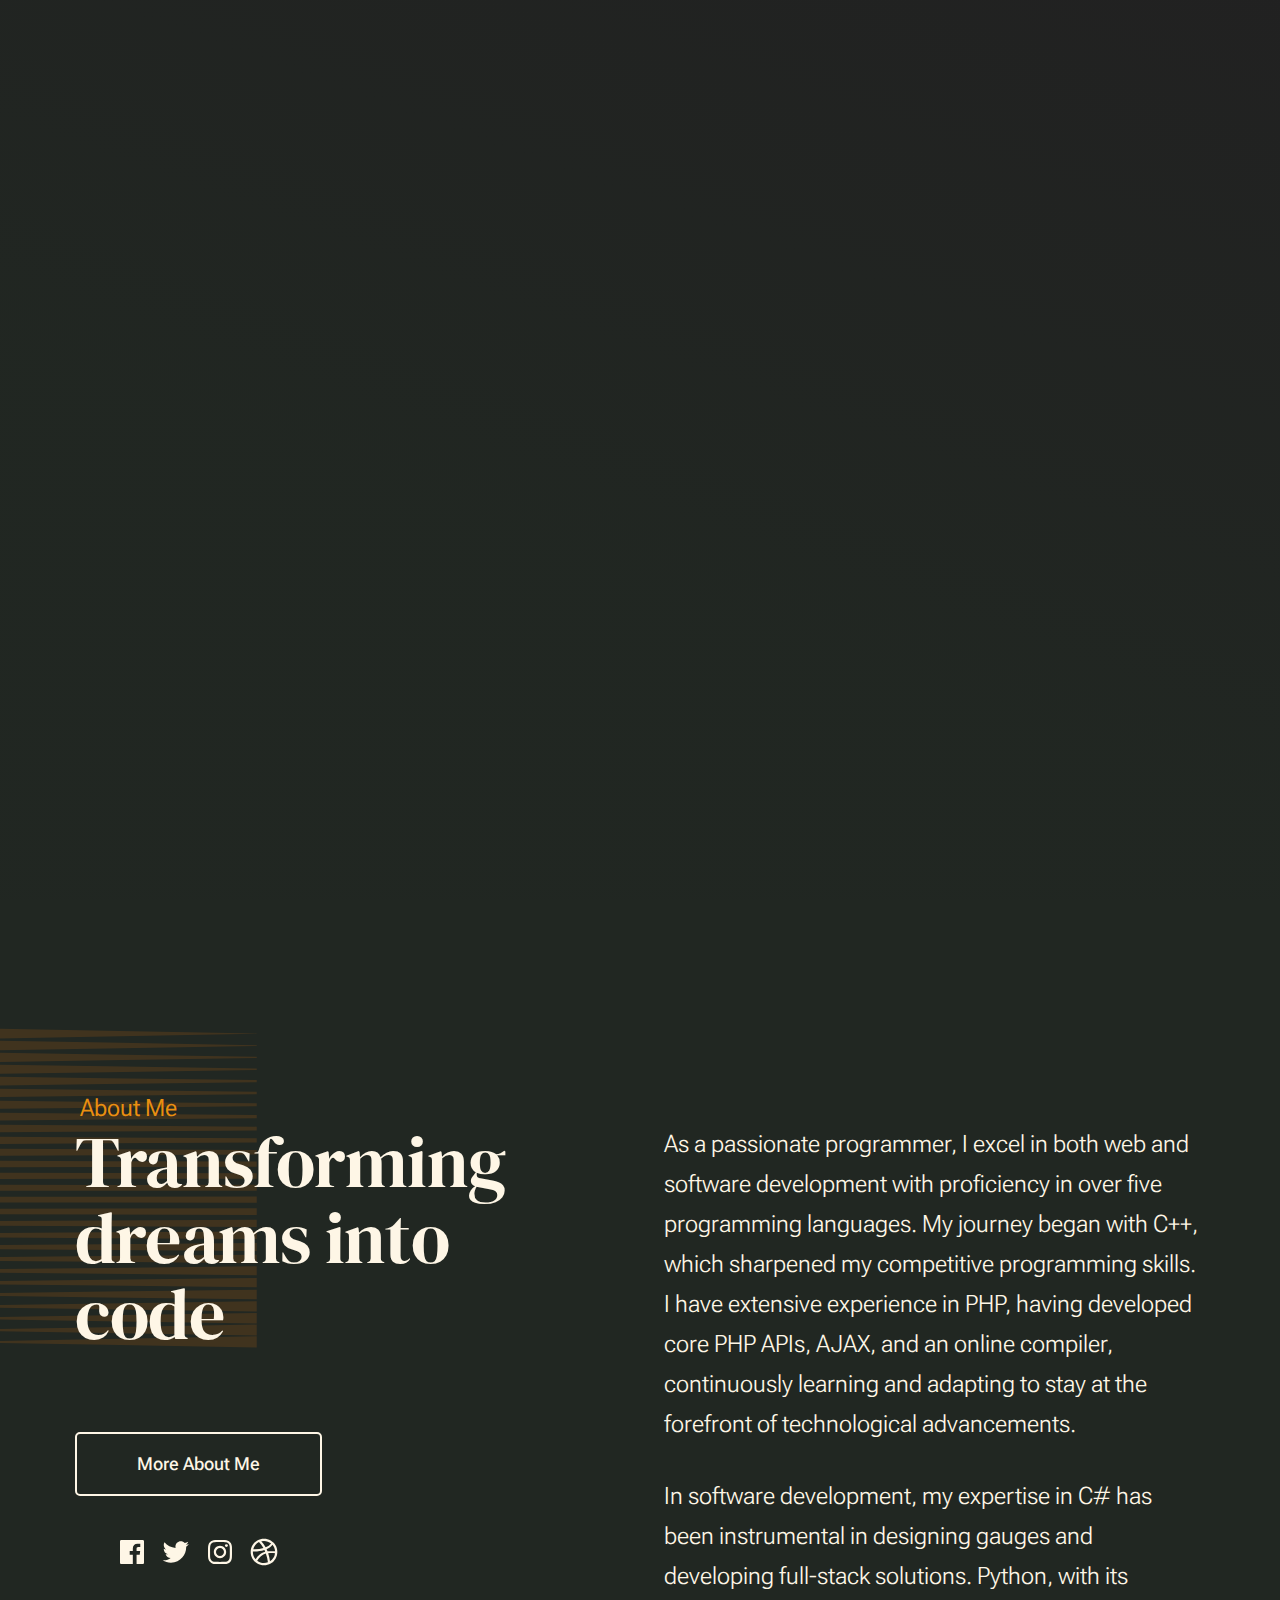
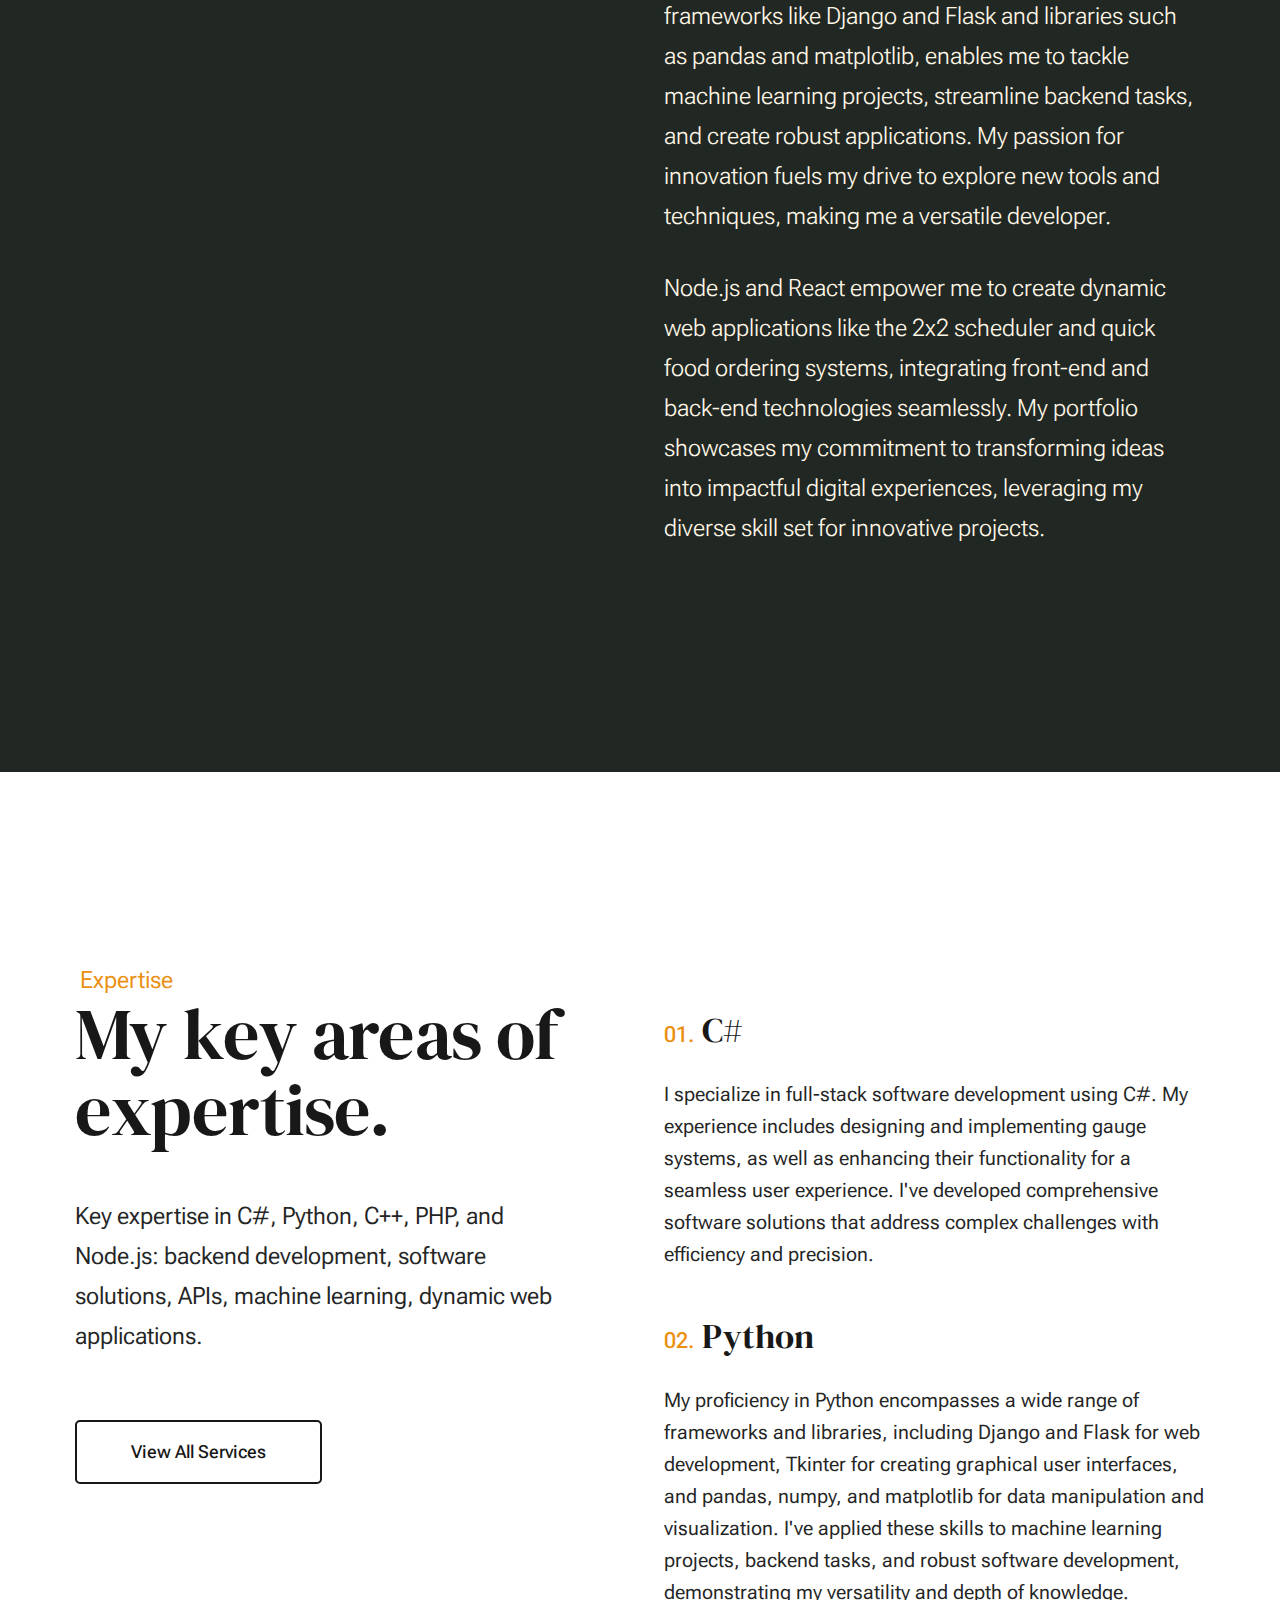
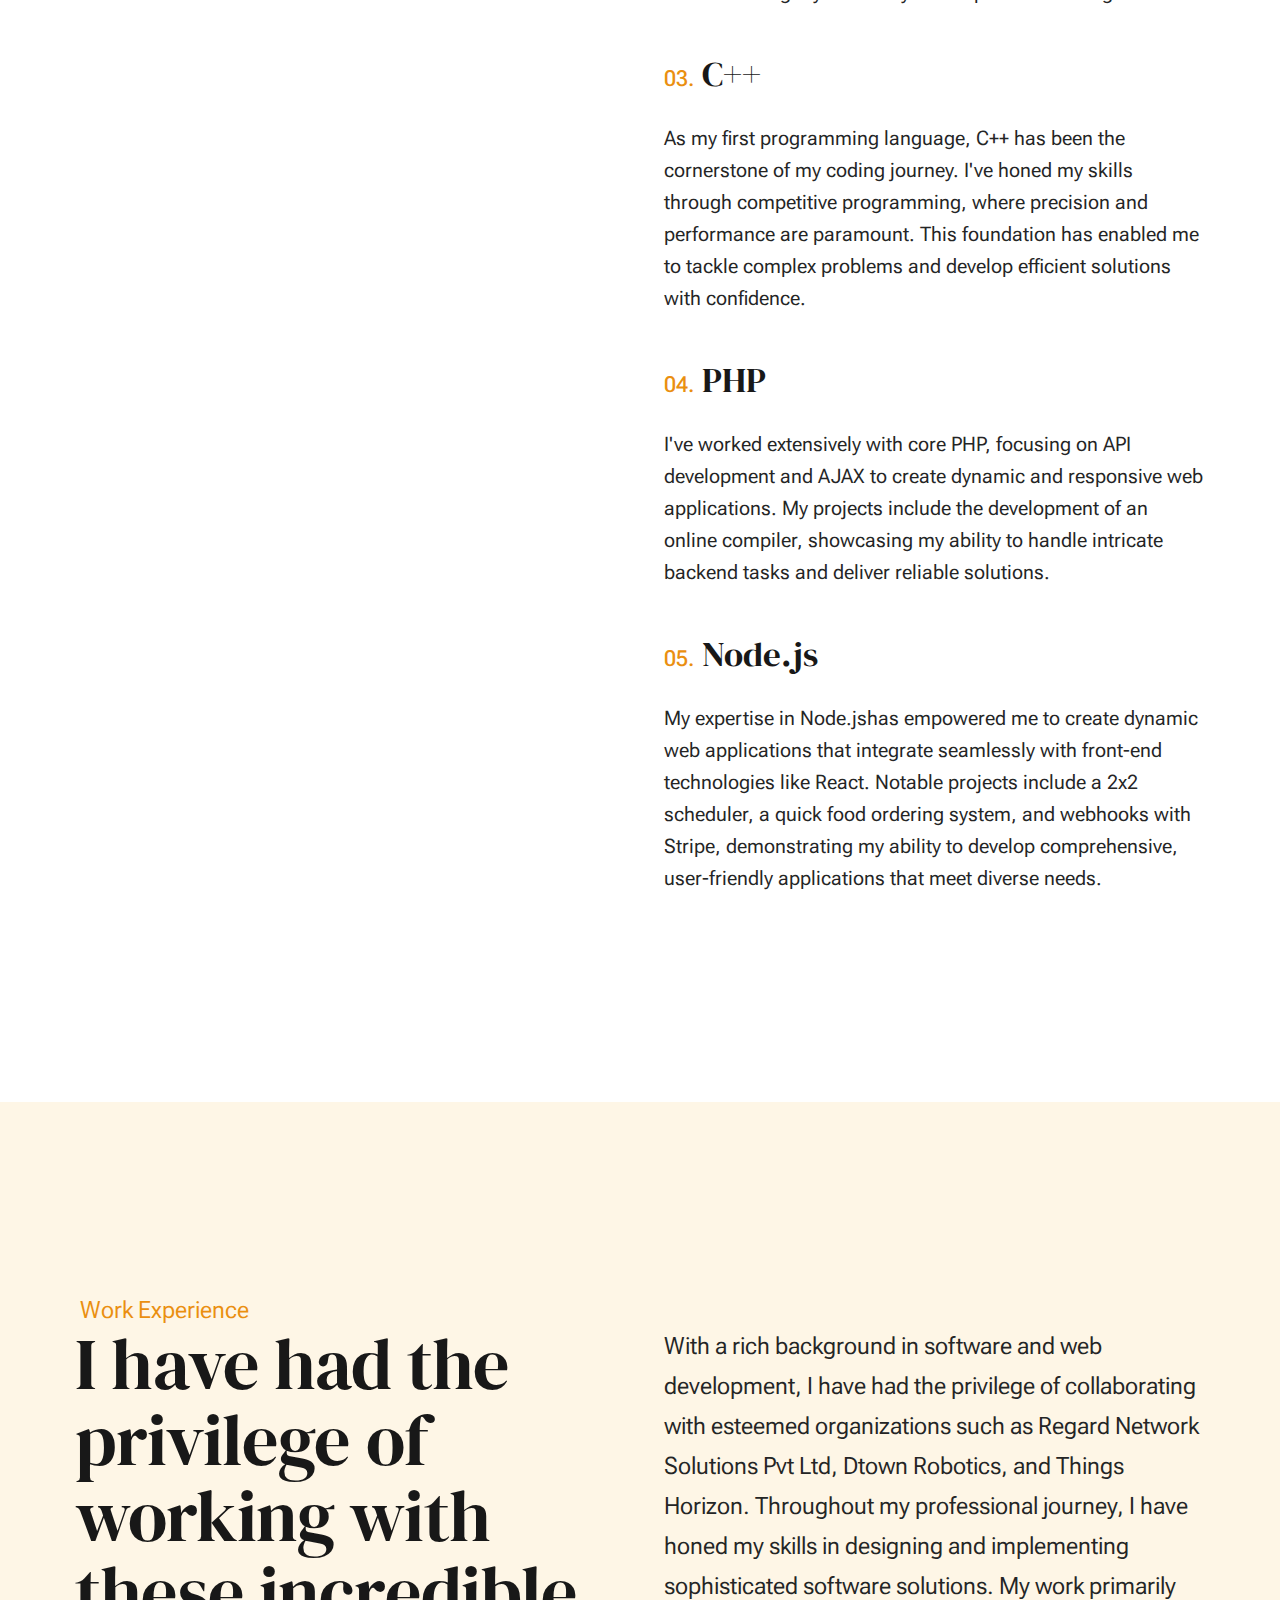
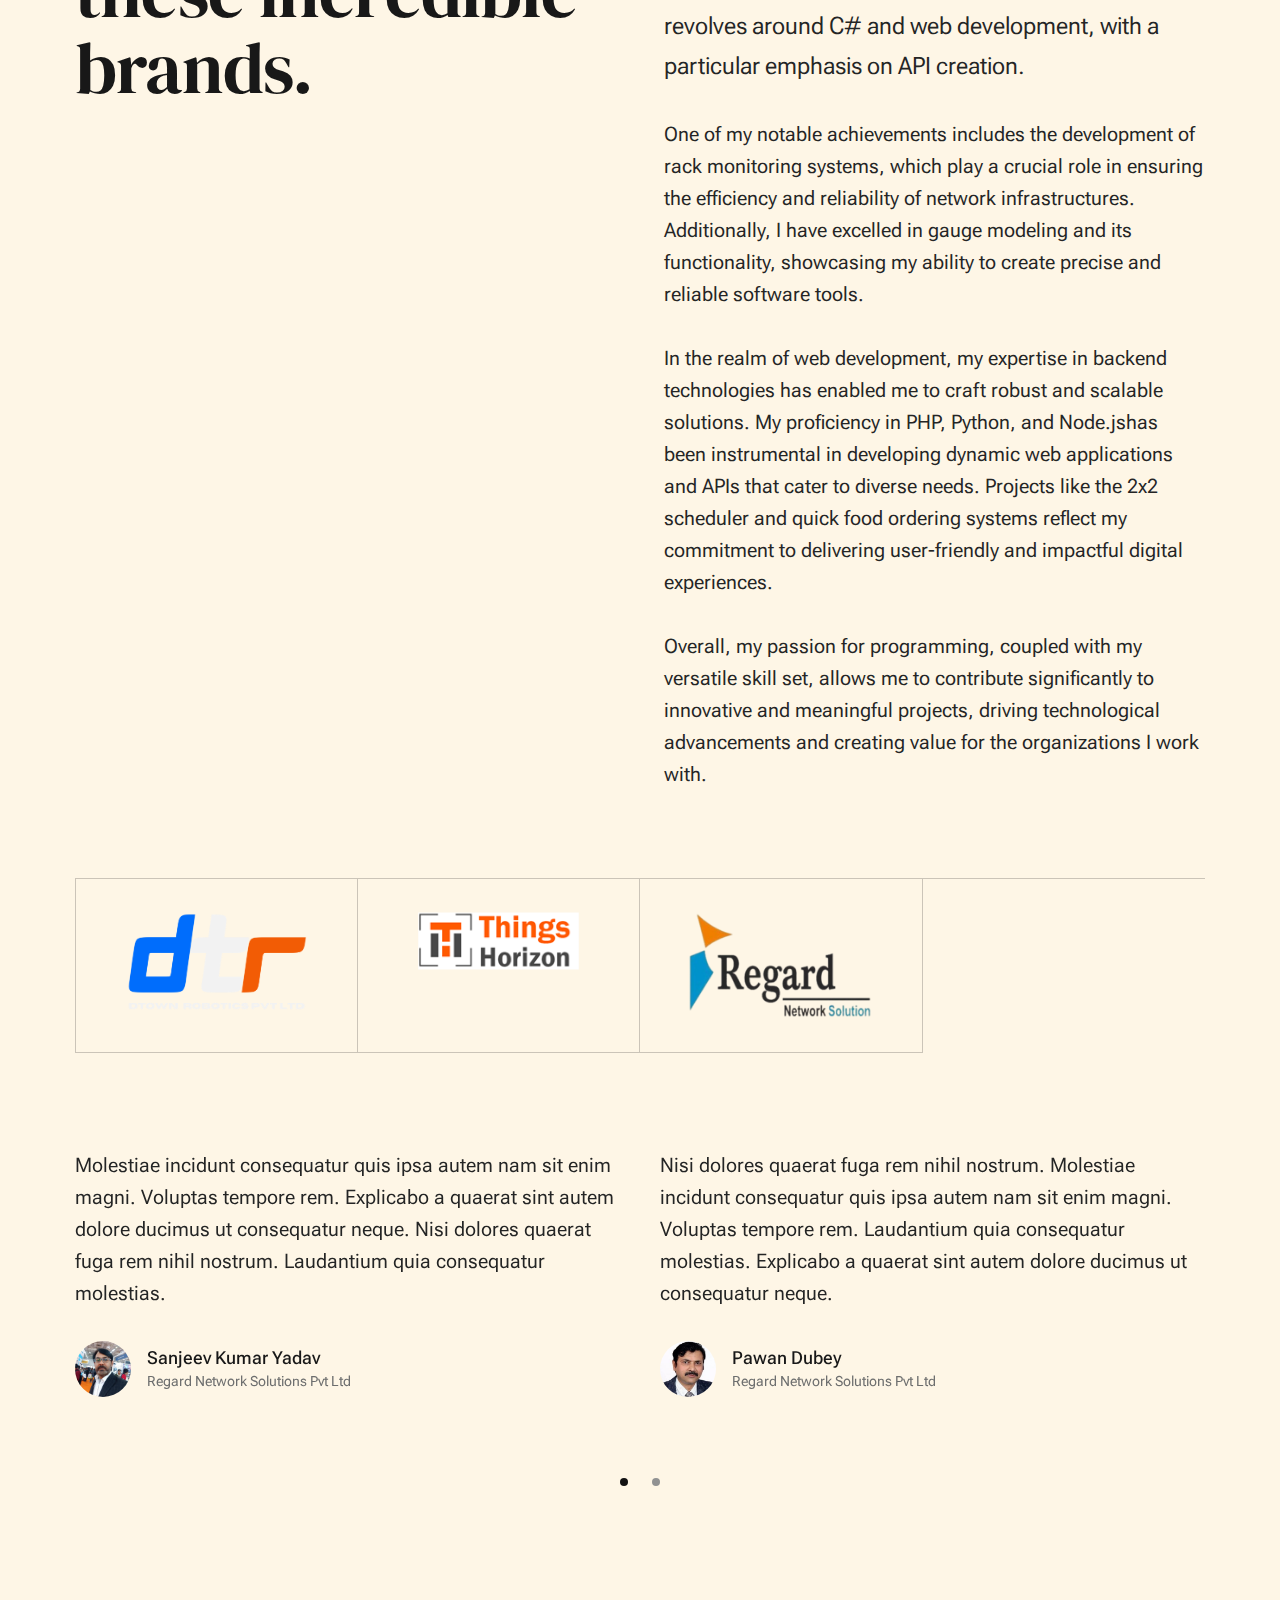
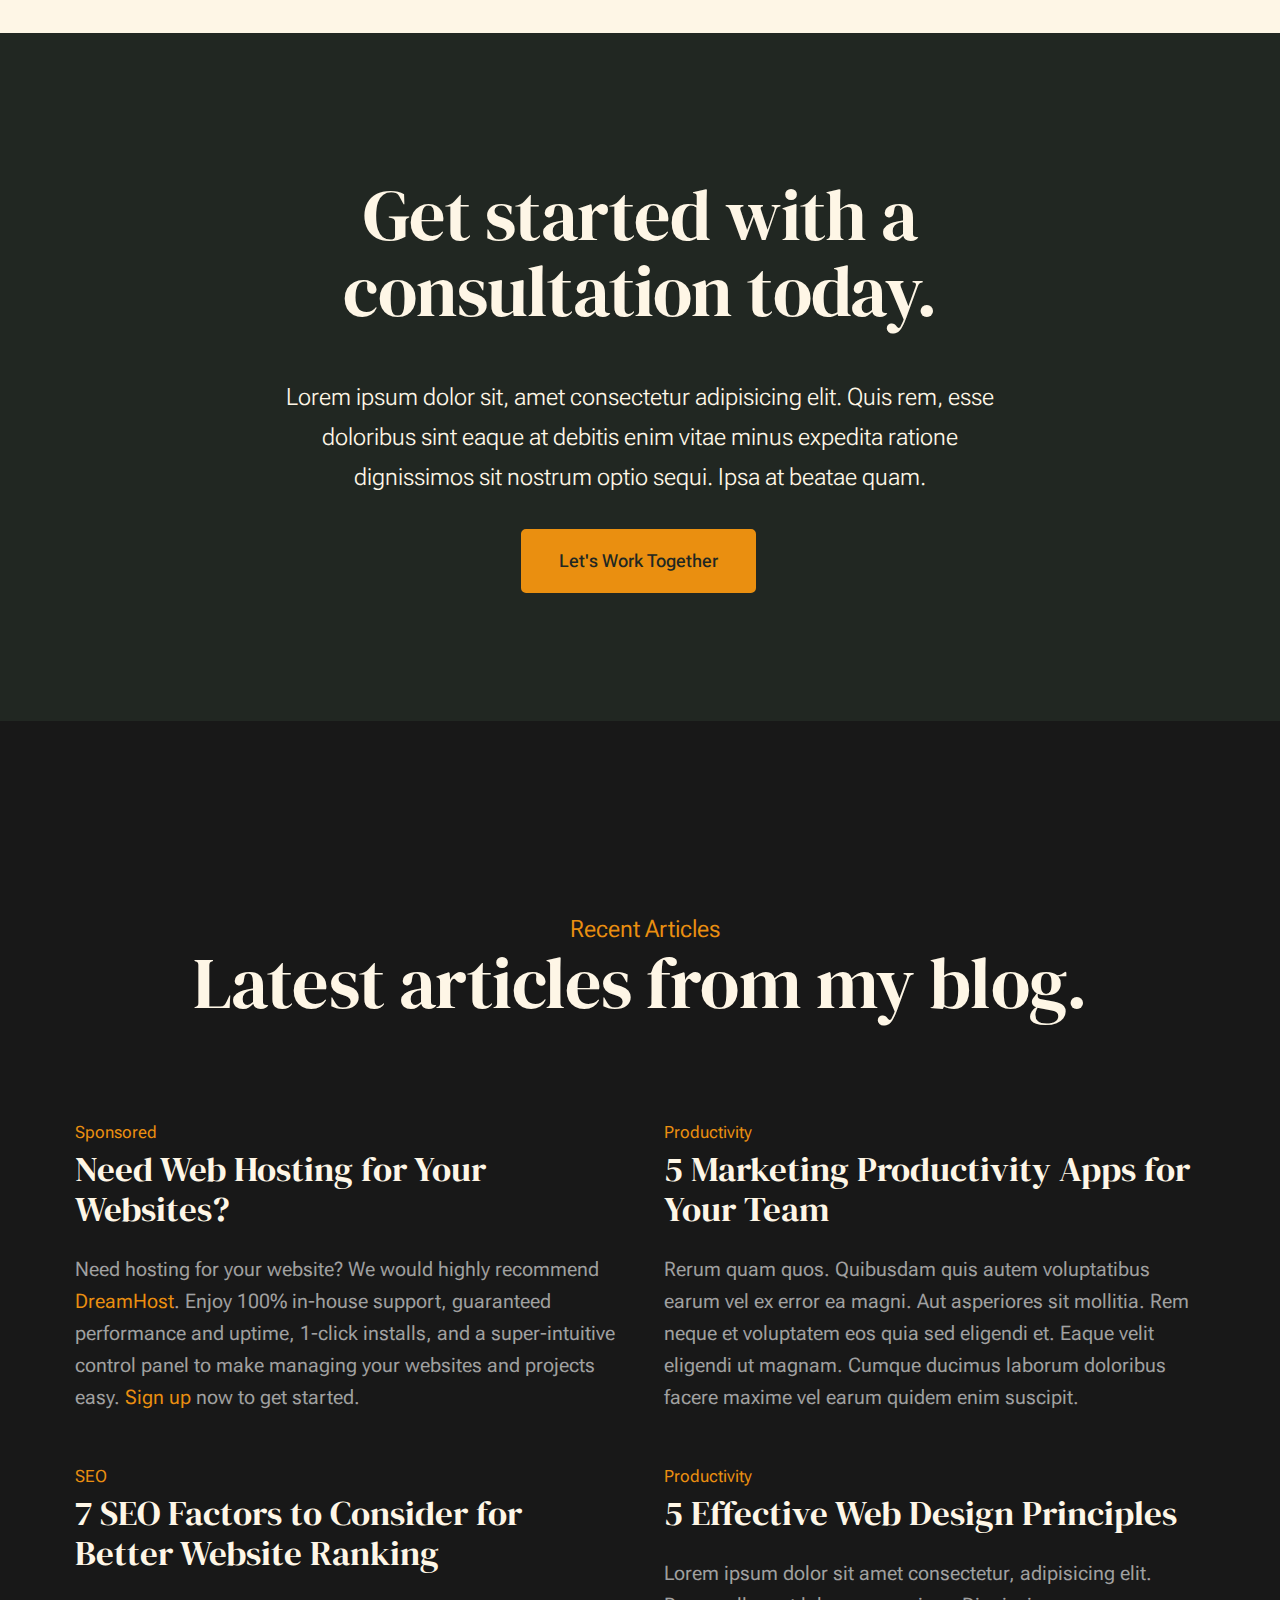
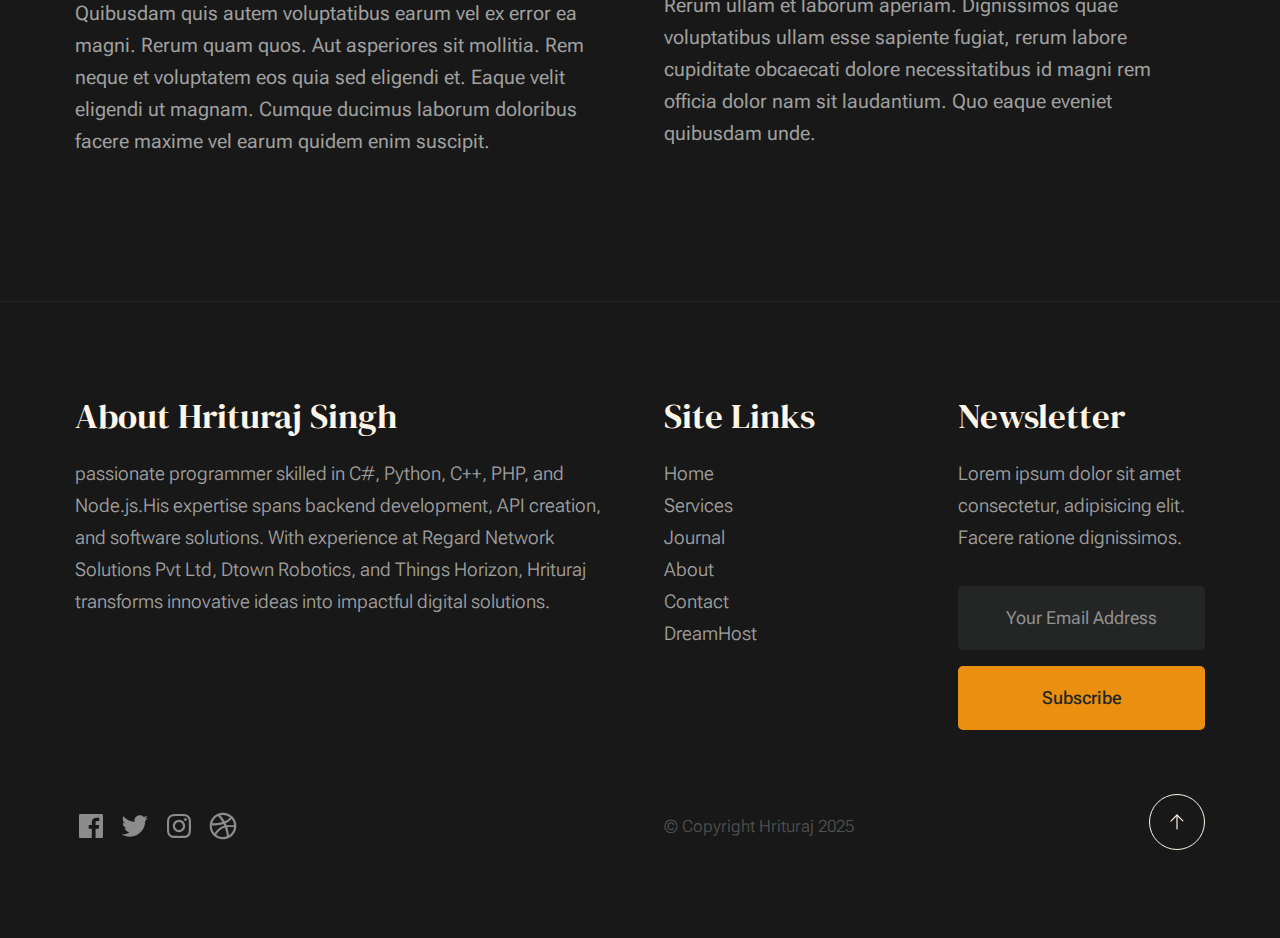
<file: index.html>
<!DOCTYPE html>
<html lang="en" class="no-js" >
<head>

    <!--- basic page needs
    ================================================== -->
    <meta charset="utf-8">
    <meta name="viewport" content="width=device-width, initial-scale=1">
    <title>Hrituraj Singh</title>

    <script>
        document.documentElement.classList.remove('no-js');
        document.documentElement.classList.add('js');
    </script>

    <!-- CSS
    ================================================== -->
    <link rel="stylesheet" href="css/vendor.css">
    <link rel="stylesheet" href="css/styles.css">

    <!-- favicons
    ================================================== -->
    <link rel="apple-touch-icon" sizes="180x180" href="apple-touch-icon.png">
    <link rel="icon" type="image/png" sizes="32x32" href="favicon-32x32.png">
    <link rel="icon" type="image/png" sizes="16x16" href="favicon-16x16.png">
    <link rel="manifest" href="site.webmanifest">

</head>


<body id="top">

    
    <!-- preloader
    ================================================== -->
    <div id="preloader">
        <div id="loader" class="dots-fade">
            <div></div>
            <div></div>
            <div></div>
        </div>
    </div>


    <!-- page wrap
    ================================================== -->
    <div id="page" class="s-pagewrap ss-home">


        <!-- # site header 
        ================================================== -->
        <header class="s-header">

            <div class="row s-header__inner width-sixteen-col">

                <div class="s-header__block">
                    <div class="s-header__logo">
                        <a class="logo" href="index.html">
                            <img src="images/logo.svg" alt="Homepage">
                        </a>
                    </div>

                    <a class="s-header__menu-toggle" href="#0"><span>Menu</span></a>
                </div> <!-- end s-header__block -->

                <nav class="s-header__nav">
    
                    <ul class="s-header__menu-links">
                        <li><a href="about.html">About</a></li>
                        <li><a href="services.html">Services</a></li>
                        <li><a href="blog.html">Journal</a></li>
                        <li><a href="contact.html">Contact</a></li>
                    </ul> <!-- s-header__menu-links -->

                    <div class="s-header__contact">
                        <a href="contact.html" class="btn btn--primary s-header__contact-btn">Let's Work Together</a>                        
                    </div> <!-- s-header__contact -->
    
                </nav> <!-- end s-header__nav -->

            </div> <!-- end s-header__inner -->

        </header> <!-- end s-header -->


        <!-- # site main content
        ================================================== -->
        <section id="content" class="s-content">

            <!-- intro
            ----------------------------------------------- -->
            <section id="intro" class="s-intro">

                <div class="row s-intro__content width-sixteen-col">

                    <div class="column lg-12 s-intro__content-inner grid-block">
                        
                        <div class="s-intro__content-text">
                            <div class="s-intro__content-pretitle text-pretitle">Hello, I'm Hrituraj</div>
                            <h1 class="s-intro__content-title">
                            Passionate coder <br>
                            turning ideas into reality <br>
                            with every project. <br>
                            
                            </h1>
                        </div> <!-- s-intro__content-text -->

                        <div class="s-intro__content-media"> 
                            <div class="s-intro__content-media-inner">                               
                                <img src="images/intro-bg.jpg" srcset="images/intro-bg.jpg 1x, images/intro-bg@2x.jpg 2x" alt="">
                                <div class="lines">                               
                                    <span></span>                                  
                                </div>
                            </div>
                        </div> <!-- s-intro__content-media -->                      

                        <div class="s-intro__scroll-down">
                            <a href="#about" class="smoothscroll">
                                <div class="scroll-icon">
                                    <svg xmlns="http://www.w3.org/2000/svg" viewBox="0 0 24 24" width="36" height="36" fill="none" stroke="#97b34a" stroke-width="1" stroke-linecap="round" stroke-linejoin="round">&lt;!--!  Atomicons Free 1.00 by @atisalab License - https://atomicons.com/license/ (Icons: CC BY 4.0) Copyright 2021 Atomicons --&gt;<polyline points="7 13 12 18 17 13"></polyline><line x1="12" y1="18" x2="12" y2="6"></line></svg>
                                </div>
                                <span>Scroll for more</span>
                            </a>
                        </div> <!-- s-intro__scroll-down -->
                        
                    </div> <!-- s-intro__content-inner -->

                </div> <!-- s-intro__content -->

            </section> <!-- end s-intro -->

            <!-- about
            ----------------------------------------------- -->
            <section id="about" class="s-about target-section">

                <div class="row s-about__content width-sixteen-col">
                    <div class="column grid-block grid-section-split">

                        <img src="images/geometric_shape.svg" alt="" class="s-about__content-imgbg">

                        <div class="section-header grid-section-split__header">
                            <div class="text-pretitle">About Me</div>                           
                            <h2 class="text-display-title">
                                Transforming dreams into code
                            </h2>                           
                        </div> <!-- end section-header -->

                        <div class="s-about__content-main grid-section-split__primary">
                            <p class="attention-getter">
                                As a passionate programmer, I excel in both web and software development with proficiency in over five programming languages. My journey began with C++, which sharpened my competitive programming skills. I have extensive experience in PHP, having developed core PHP APIs, AJAX, and an online compiler, continuously learning and adapting to stay at the forefront of technological advancements.
                            </p>

                            <p class="attention-getter">
                                In software development, my expertise in C# has been instrumental in designing gauges and developing full-stack solutions. Python, with its frameworks like Django and Flask and libraries such as pandas and matplotlib, enables me to tackle machine learning projects, streamline backend tasks, and create robust applications. My passion for innovation fuels my drive to explore new tools and techniques, making me a versatile developer.
                            </p>

                            <p class="attention-getter">
                                Node.js and React empower me to create dynamic web applications like the 2x2 scheduler and quick food ordering systems, integrating front-end and back-end technologies seamlessly. My portfolio showcases my commitment to transforming ideas into impactful digital experiences, leveraging my diverse skill set for innovative projects.
                            </p>
                        </div> <!-- end s-about__content-main -->

                        <div class="s-about__content-btn grid-section-split__bottom">
                            <a href="about.html" class="btn btn--stroke u-fullwidth">More About Me</a>

                            <ul class="s-about__social social-list">
                                <li>
                                    <a href="#0">
                                        <svg xmlns="http://www.w3.org/2000/svg" width="24" height="24" viewBox="0 0 24 24" style="fill:rgba(0, 0, 0, 1);transform:;-ms-filter:"><path d="M20,3H4C3.447,3,3,3.448,3,4v16c0,0.552,0.447,1,1,1h8.615v-6.96h-2.338v-2.725h2.338v-2c0-2.325,1.42-3.592,3.5-3.592 c0.699-0.002,1.399,0.034,2.095,0.107v2.42h-1.435c-1.128,0-1.348,0.538-1.348,1.325v1.735h2.697l-0.35,2.725h-2.348V21H20 c0.553,0,1-0.448,1-1V4C21,3.448,20.553,3,20,3z"></path></svg>
                                        <span class="u-screen-reader-text">Facebook</span>
                                    </a>
                                </li>
                                <li>
                                    <a href="#0">
                                        <svg xmlns="http://www.w3.org/2000/svg" width="24" height="24" viewBox="0 0 24 24" style="fill:rgba(0, 0, 0, 1);transform:;-ms-filter:"><path d="M19.633,7.997c0.013,0.175,0.013,0.349,0.013,0.523c0,5.325-4.053,11.461-11.46,11.461c-2.282,0-4.402-0.661-6.186-1.809 c0.324,0.037,0.636,0.05,0.973,0.05c1.883,0,3.616-0.636,5.001-1.721c-1.771-0.037-3.255-1.197-3.767-2.793 c0.249,0.037,0.499,0.062,0.761,0.062c0.361,0,0.724-0.05,1.061-0.137c-1.847-0.374-3.23-1.995-3.23-3.953v-0.05 c0.537,0.299,1.16,0.486,1.82,0.511C3.534,9.419,2.823,8.184,2.823,6.787c0-0.748,0.199-1.434,0.548-2.032 c1.983,2.443,4.964,4.04,8.306,4.215c-0.062-0.3-0.1-0.611-0.1-0.923c0-2.22,1.796-4.028,4.028-4.028 c1.16,0,2.207,0.486,2.943,1.272c0.91-0.175,1.782-0.512,2.556-0.973c-0.299,0.935-0.936,1.721-1.771,2.22 c0.811-0.088,1.597-0.312,2.319-0.624C21.104,6.712,20.419,7.423,19.633,7.997z"></path></svg>
                                        <span class="u-screen-reader-text">Twitter</span>
                                    </a>
                                </li>
                                <li>
                                    <a href="#0">
                                        <svg xmlns="http://www.w3.org/2000/svg" width="24" height="24" viewBox="0 0 24 24" style="fill:rgba(0, 0, 0, 1);transform:;-ms-filter:"><path d="M11.999,7.377c-2.554,0-4.623,2.07-4.623,4.623c0,2.554,2.069,4.624,4.623,4.624c2.552,0,4.623-2.07,4.623-4.624 C16.622,9.447,14.551,7.377,11.999,7.377L11.999,7.377z M11.999,15.004c-1.659,0-3.004-1.345-3.004-3.003 c0-1.659,1.345-3.003,3.004-3.003s3.002,1.344,3.002,3.003C15.001,13.659,13.658,15.004,11.999,15.004L11.999,15.004z"></path><circle cx="16.806" cy="7.207" r="1.078"></circle><path d="M20.533,6.111c-0.469-1.209-1.424-2.165-2.633-2.632c-0.699-0.263-1.438-0.404-2.186-0.42 c-0.963-0.042-1.268-0.054-3.71-0.054s-2.755,0-3.71,0.054C7.548,3.074,6.809,3.215,6.11,3.479C4.9,3.946,3.945,4.902,3.477,6.111 c-0.263,0.7-0.404,1.438-0.419,2.186c-0.043,0.962-0.056,1.267-0.056,3.71c0,2.442,0,2.753,0.056,3.71 c0.015,0.748,0.156,1.486,0.419,2.187c0.469,1.208,1.424,2.164,2.634,2.632c0.696,0.272,1.435,0.426,2.185,0.45 c0.963,0.042,1.268,0.055,3.71,0.055s2.755,0,3.71-0.055c0.747-0.015,1.486-0.157,2.186-0.419c1.209-0.469,2.164-1.424,2.633-2.633 c0.263-0.7,0.404-1.438,0.419-2.186c0.043-0.962,0.056-1.267,0.056-3.71s0-2.753-0.056-3.71C20.941,7.57,20.801,6.819,20.533,6.111z M19.315,15.643c-0.007,0.576-0.111,1.147-0.311,1.688c-0.305,0.787-0.926,1.409-1.712,1.711c-0.535,0.199-1.099,0.303-1.67,0.311 c-0.95,0.044-1.218,0.055-3.654,0.055c-2.438,0-2.687,0-3.655-0.055c-0.569-0.007-1.135-0.112-1.669-0.311 c-0.789-0.301-1.414-0.923-1.719-1.711c-0.196-0.534-0.302-1.099-0.311-1.669c-0.043-0.95-0.053-1.218-0.053-3.654 c0-2.437,0-2.686,0.053-3.655c0.007-0.576,0.111-1.146,0.311-1.687c0.305-0.789,0.93-1.41,1.719-1.712 c0.534-0.198,1.1-0.303,1.669-0.311c0.951-0.043,1.218-0.055,3.655-0.055c2.437,0,2.687,0,3.654,0.055 c0.571,0.007,1.135,0.112,1.67,0.311c0.786,0.303,1.407,0.925,1.712,1.712c0.196,0.534,0.302,1.099,0.311,1.669 c0.043,0.951,0.054,1.218,0.054,3.655c0,2.436,0,2.698-0.043,3.654H19.315z"></path></svg>
                                        <span class="u-screen-reader-text">Instagram</span>
                                    </a>
                                </li>
                                <li>
                                    <a href="#0">
                                        <svg xmlns="http://www.w3.org/2000/svg" width="24" height="24" viewBox="0 0 24 24" style="fill: rgba(0, 0, 0, 1);transform: ;msFilter:;"><path d="M20.66 6.98a9.932 9.932 0 0 0-3.641-3.64C15.486 2.447 13.813 2 12 2s-3.486.447-5.02 1.34c-1.533.893-2.747 2.107-3.64 3.64S2 10.187 2 12s.446 3.487 1.34 5.02a9.924 9.924 0 0 0 3.641 3.64C8.514 21.553 10.187 22 12 22s3.486-.447 5.02-1.34a9.932 9.932 0 0 0 3.641-3.64C21.554 15.487 22 13.813 22 12s-.446-3.487-1.34-5.02zM12 3.66c2 0 3.772.64 5.32 1.919-.92 1.174-2.286 2.14-4.1 2.9-1.002-1.813-2.088-3.327-3.261-4.54A7.715 7.715 0 0 1 12 3.66zM5.51 6.8a8.116 8.116 0 0 1 2.711-2.22c1.212 1.201 2.325 2.7 3.34 4.5-2 .6-4.114.9-6.341.9-.573 0-1.006-.013-1.3-.04A8.549 8.549 0 0 1 5.51 6.8zM3.66 12c0-.054.003-.12.01-.2.007-.08.01-.146.01-.2.254.014.641.02 1.161.02 2.666 0 5.146-.367 7.439-1.1.187.373.381.793.58 1.26-1.32.293-2.674 1.006-4.061 2.14S6.4 16.247 5.76 17.5c-1.4-1.587-2.1-3.42-2.1-5.5zM12 20.34c-1.894 0-3.594-.587-5.101-1.759.601-1.187 1.524-2.322 2.771-3.401 1.246-1.08 2.483-1.753 3.71-2.02a29.441 29.441 0 0 1 1.56 6.62 8.166 8.166 0 0 1-2.94.56zm7.08-3.96a8.351 8.351 0 0 1-2.58 2.621c-.24-2.08-.7-4.107-1.379-6.081.932-.066 1.765-.1 2.5-.1.799 0 1.686.034 2.659.1a8.098 8.098 0 0 1-1.2 3.46zm-1.24-5c-1.16 0-2.233.047-3.22.14a27.053 27.053 0 0 0-.68-1.62c2.066-.906 3.532-2.006 4.399-3.3 1.2 1.414 1.854 3.027 1.96 4.84-.812-.04-1.632-.06-2.459-.06z"></path></svg>
                                        <span class="u-screen-reader-text">Dribbble</span>
                                    </a>
                                </li>
                            </ul> <!-- end s-footer__social -->
                        </div> <!-- end s-about__content-btn -->
                    
                    </div> <!-- content-inner -->
                </div>
                
            </section> <!-- end s-about -->

            <!-- expertise
            ----------------------------------------------- -->
            <section id="expertise" class="s-expertise">

                <div class="row s-expertise__content width-sixteen-col">
                    <div class="column xl-12 grid-block grid-section-split">

                        <div class="section-header grid-section-split__header">
                            <div class="text-pretitle">Expertise</div>                           
                            <h2 class="text-display-title">
                            My key areas of expertise.
                            </h2>     
                            
                            <p class="lead">
                                Key expertise in C#, Python, C++, PHP, and Node.js: backend development, software solutions, APIs, machine learning, dynamic web applications.
                            </p>
                        </div> <!-- end section-header -->

                        <div class="s-expertise__content-main grid-section-split__primary">

                            <div class="grid-list-items list-items show-ctr">
                                <div class="grid-list-items__item list-items__item">
                                    <div class="grid-list-items__title list-items__item-header">
                                        <h3 class="list-items__item-title">C#</h3>
                                    </div>
                                    <div class="grid-list-items__text list-items__item-text">
                                        <p>
                                            I specialize in full-stack software development using C#. My experience includes designing and implementing gauge systems, as well as enhancing their functionality for a seamless user experience. I've developed comprehensive software solutions that address complex challenges with efficiency and precision.
                                        </p>
                                    </div>
                                </div> <!-- list-item -->
                                <div class="grid-list-items__item list-items__item">
                                    <div class="grid-list-items__title list-items__item-header">
                                        <h3 class="list-items__item-title">Python</h3>
                                    </div>
                                    <div class="grid-list-items__text list-items__item-text">
                                        <p>
                                            My proficiency in Python encompasses a wide range of frameworks and libraries, including Django and Flask for web development, Tkinter for creating graphical user interfaces, and pandas, numpy, and matplotlib for data manipulation and visualization. I've applied these skills to machine learning projects, backend tasks, and robust software development, demonstrating my versatility and depth of knowledge.
                                        </p>
                                    </div>
                                </div> <!-- list-expertise__item -->
                                <div class="grid-list-items__item list-items__item">
                                    <div class="grid-list-items__title list-items__item-header">
                                        <h3 class="list-items__item-title">C++</h3>
                                    </div>
                                    <div class="grid-list-items__text list-items__item-text">
                                        <p>
                                            As my first programming language, C++ has been the cornerstone of my coding journey. I've honed my skills through competitive programming, where precision and performance are paramount. This foundation has enabled me to tackle complex problems and develop efficient solutions with confidence.
                                        </p>
                                    </div>
                                </div> <!-- list-expertise__item -->
                                <div class="grid-list-items__item list-items__item">
                                    <div class="grid-list-items__title list-items__item-header">
                                        <h3 class="list-items__item-title">PHP</h3>
                                    </div>
                                    <div class="grid-list-items__text list-items__item-text">
                                        <p>
                                            I've worked extensively with core PHP, focusing on API development and AJAX to create dynamic and responsive web applications. My projects include the development of an online compiler, showcasing my ability to handle intricate backend tasks and deliver reliable solutions.
                                        </p>
                                    </div>
                                </div> <!-- list-expertise__item -->

                                <div class="grid-list-items__item list-items__item">
                                    <div class="grid-list-items__title list-items__item-header">
                                        <h3 class="list-items__item-title">Node.js</h3>
                                    </div>
                                    <div class="grid-list-items__text list-items__item-text">
                                        <p>
                                            My expertise in Node.jshas empowered me to create dynamic web applications that integrate seamlessly with front-end technologies like React. Notable projects include a 2x2 scheduler, a quick food ordering system, and webhooks with Stripe, demonstrating my ability to develop comprehensive, user-friendly applications that meet diverse needs.
                                        </p>
                                    </div>
                                </div>
                            </div> <!-- grid-list-items -->
                        </div> <!-- end s-expertise__content-main -->

                        <div class="s-expertise__content-btn grid-section-split__bottom">
                            <a href="services.html" class="btn btn--stroke u-fullwidth">View All Services</a>
                        </div> <!-- end s-about__content-btn -->

                    </div> <!-- end grid-block-->
                </div> <!-- end s-expertise__content -->

            </section> <!-- end s-expertise -->

            <!-- clients
            ----------------------------------------------- -->
            <section id="clients" class="s-clients">          

                <div class="row s-clients__content-block width-sixteen-col">
                    <div class="column xl-12 grid-block grid-section-split">
                    
                        <div class="section-header grid-section-split__header">
                            <div class="text-pretitle">Work Experience</div>                           
                            <h2 class="text-display-title">
                            I have had the privilege of working with these incredible brands.
                            </h2>       
                        </div> <!-- end section-header -->
                    
                        <div class="grid-section-split__primary">
                            <p class="lead">
                                With a rich background in software and web development, I have had the privilege of collaborating with esteemed organizations such as Regard Network Solutions Pvt Ltd, Dtown Robotics, and Things Horizon. Throughout my professional journey, I have honed my skills in designing and implementing sophisticated software solutions. My work primarily revolves around C# and web development, with a particular emphasis on API creation.
                            </p>   

                            <p>
                                One of my notable achievements includes the development of rack monitoring systems, which play a crucial role in ensuring the efficiency and reliability of network infrastructures. Additionally, I have excelled in gauge modeling and its functionality, showcasing my ability to create precise and reliable software tools.
                            </p>
                            <p>
                                In the realm of web development, my expertise in backend technologies has enabled me to craft robust and scalable solutions. My proficiency in PHP, Python, and Node.jshas been instrumental in developing dynamic web applications and APIs that cater to diverse needs. Projects like the 2x2 scheduler and quick food ordering systems reflect my commitment to delivering user-friendly and impactful digital experiences.</p>
                            <p>
                                Overall, my passion for programming, coupled with my versatile skill set, allows me to contribute significantly to innovative and meaningful projects, driving technological advancements and creating value for the organizations I work with.
                              </p>
                        </div> <!-- end grid-section-split__primary -->
                    
                    </div> <!-- end column -->
                </div> <!-- end row -->

                <div class="row s-clients__content-block width-sixteen-col">
                    <div class="column xl-12">
                    
                        <div class="clients-list">                            
                            <div class="clients-list__item">
                                <a href="#0">
                                    <img src="images/clients/dtr_black.png" alt="">
                                </a>
                            </div>
                            <div class="clients-list__item">
                                <a href="#0">
                                    <img src="images/clients/logo.png" alt="">
                                </a>
                            </div>
                            <div class="clients-list__item">
                                <a href="#0">
                                    <img src="images/clients/rg-1-removebg-preview-1-_1_.png" alt="">
                                </a>
                            </div>
                        </div> <!-- end clients-list -->

                    </div> <!-- end column -->
                </div> <!-- end row -->
                                
                <div class="row s-clients__content-block width-sixteen-col">
                    <div class="column xl-12 testimonials">
                    
                        <div class="swiper-container testimonials__slider home-slider">

                            <div class="swiper-wrapper">
                                <div class="testimonials__slide swiper-slide">
                                    <p>
                                    Molestiae incidunt consequatur quis ipsa autem nam sit enim magni. Voluptas tempore rem. 
                                    Explicabo a quaerat sint autem dolore ducimus ut consequatur neque. Nisi dolores quaerat fuga rem nihil nostrum.
                                    Laudantium quia consequatur molestias.
                                    </p>
                                    <div class="testimonials__author">
                                        <img src="images/avatars/469833582_1998811030629219_5302211835402147767_n.jpg" alt="Author image" class="testimonials__avatar">
                                        <cite class="testimonials__cite">
                                            <strong>Sanjeev Kumar Yadav</strong>
                                            <span>Regard Network Solutions Pvt Ltd</span>
                                        </cite>
                                    </div>
                                </div>
                                <div class="testimonials__slide swiper-slide">
                                    <p>
                                    Nisi dolores quaerat fuga rem nihil nostrum. Molestiae incidunt consequatur quis ipsa autem nam sit enim magni. 
                                    Voluptas tempore rem. Laudantium quia consequatur molestias.
                                    Explicabo a quaerat sint autem dolore ducimus ut consequatur neque.
                                    </p>
                                    <div class="testimonials__author">
                                        <img src="images/avatars/1600865673532.jpeg" alt="Author image" class="testimonials__avatar">
                                        <cite class="testimonials__cite">
                                            <strong>Pawan Dubey</strong>
                                            <span>Regard Network Solutions Pvt Ltd</span>
                                        </cite>
                                    </div>
                                </div>
                                <div class="testimonials__slide swiper-slide">
                                    <p>
                                    Voluptas tempore rem. Molestiae incidunt consequatur quis ipsa autem nam sit enim magni.  
                                    Explicabo a quaerat sint autem dolore ducimus ut consequatur neque. 
                                    Nisi dolores quaerat fuga rem nihil nostrum. Laudantium quia consequatur molestias.
                                    </p>
                                    <div class="testimonials__author">
                                        <img src="images/avatars/ansh.jpg" alt="Author image" class="testimonials__avatar">
                                        <cite class="testimonials__cite">
                                            <strong>Ansh Yadav</strong>
                                            <span>Things Horizon Pvt Ltd</span>
                                        </cite>
                                    </div>
                                </div>
                              
                            </div> <!-- end swiper-wrapper --> 

                            <div class="swiper-pagination"></div>

                        </div> <!--end testimonials__slider -->                    
                    
                    </div> <!-- end column -->
                </div> <!-- end row -->


            </section> <!-- end s-clients -->            

        </section> <!-- s-content-->

        <!-- # cta
        ================================================== -->
        <section id="cta" class="s-cta">

            <div class="row row-x-center text-center">
                <div class="column xl-8 lg-12">

                    <div class="s-cta__content">
                        <h2 class="text-display-title">
                        Get started with a consultation today.
                        </h2>
                        <p class="lead">
                        Lorem ipsum dolor sit, amet consectetur adipisicing elit. Quis rem, esse doloribus sint eaque at debitis enim vitae minus expedita ratione dignissimos sit nostrum optio sequi. Ipsa at beatae quam.
                        </p>
                        <a href="contact.html" class="btn btn--primary">Let's Work Together</a>
                    </div>

                </div>
            </div>

        </section> <!-- end s-cta -->

        <!-- # journal
        ================================================== -->
        <section id="journal" class="s-journal">

            <div class="row s-journal__content width-sixteen-col">
                <div class="column xl-12 grid-block">

                    <div class="grid-full section-header text-center">
                        <div class="text-pretitle">Recent Articles</div>                           
                        <h2 class="text-display-title">
                        Latest articles from my blog.
                        </h2>  
                    </div> <!-- end section-header --> 

                    <div class="grid-full s-journal__content-main grid-list-items">

                        <div class="grid-list-items__item blog-card">
                            <div class="blog-card__header">
                                <div class="blog-card__cat-links">
                                    <a href="https://www.dreamhost.com/r.cgi?287326">Sponsored</a>
                                </div>
                                <h3 class="blog-card__title"><a href="https://www.dreamhost.com/r.cgi?287326">Need Web Hosting for Your Websites?</a></h3>
                            </div>
                            <div class="blog-card__text">
                                <p>
                                Need hosting for your website? We would highly recommend <a href="https://www.dreamhost.com/r.cgi?287326">DreamHost</a>.
                                Enjoy 100% in-house support, guaranteed performance and uptime, 1-click installs, and a super-intuitive control 
                                panel to make managing your websites and projects easy. <a href="https://www.dreamhost.com/r.cgi?287326">Sign up</a> now to get started.
                                </p>
                            </div>
                        </div> <!-- end blog-card -->
                        <div class="grid-list-items__item blog-card">
                            <div class="blog-card__header">
                                <div class="blog-card__cat-links">
                                    <a href="blog.html">Productivity</a>
                                </div>
                                <h3 class="blog-card__title"><a href="single.html">5 Marketing Productivity Apps for Your Team</a></h3>
                            </div>
                            <div class="blog-card__text">
                                <p>
                                Rerum quam quos. Quibusdam quis autem voluptatibus earum vel ex error ea magni. Aut asperiores 
                                sit mollitia. Rem neque et voluptatem eos quia sed eligendi et. Eaque velit eligendi ut 
                                magnam. Cumque ducimus laborum doloribus facere maxime vel earum quidem enim suscipit.
                                </p>
                            </div>
                        </div> <!-- end blog-card -->
                        <div class="grid-list-items__item blog-card">
                            <div class="blog-card__header">
                                <div class="blog-card__cat-links">
                                    <a href="blog.html">SEO</a>
                                </div>
                                <h3 class="blog-card__title"><a href="single.html">7 SEO Factors to Consider for Better Website Ranking</a></h3>
                            </div>
                            <div class="blog-card__text">
                                <p>
                                Quibusdam quis autem voluptatibus earum vel ex error ea magni. Rerum quam quos. Aut asperiores 
                                sit mollitia. Rem neque et voluptatem eos quia sed eligendi et. Eaque velit eligendi ut 
                                magnam. Cumque ducimus laborum doloribus facere maxime vel earum quidem enim suscipit.
                                </p>
                            </div>
                        </div> <!-- end blog card -->
                        <div class="grid-list-items__item blog-card">
                            <div class="blog-card__header">
                                <div class="blog-card__cat-links">
                                    <a href="blog.html">Productivity</a>
                                </div>
                                <h3 class="blog-card__title"><a href="single.html">5 Effective Web Design Principles</a></h3>
                            </div>
                            <div class="blog-card__text">
                                <p>
                                Lorem ipsum dolor sit amet consectetur, adipisicing elit. Rerum ullam et laborum aperiam. 
                                Dignissimos quae voluptatibus ullam esse sapiente fugiat, rerum labore cupiditate obcaecati 
                                dolore necessitatibus id magni rem officia dolor nam sit laudantium. Quo eaque eveniet quibusdam unde. 
                                </p>
                            </div>
                        </div> <!-- end blog-card -->

                    </div> <!-- end grid-list-items -->

                </div> <!-- end grid-block-->
            </div> <!-- end s-journal__content -->

        </section> <!-- end s-journal -->


        <!-- # footer 
        ================================================== -->
        <footer class="s-footer">
            <div class="row s-footer__content">
                <div class="column xl-6 lg-6 md-12 s-footer__block s-footer__about">                    
                    <h3>About Hrituraj Singh</h3>
                    <p>
                        passionate programmer skilled in C#, Python, C++, PHP, and Node.js.His expertise spans backend development, API creation, and software solutions. With experience at Regard Network Solutions Pvt Ltd, Dtown Robotics, and Things Horizon, Hrituraj transforms innovative ideas into impactful digital solutions.
                    </p>               
                </div>                
                <div class="column xl-3 lg-6 md-12 s-footer__block s-footer__site-links">
                    <h3>Site Links</h3>
                    <ul class="link-list">
                        <li><a href="index.html">Home</a></li>
                        <li><a href="services.html">Services</a></li>
                        <li><a href="blog.html">Journal</a></li>
                        <li><a href="about.html">About</a></li>
                        <li><a href="contact.html">Contact</a></li>
                        <li><a href="https://www.dreamhost.com/r.cgi?287326">DreamHost</a></li>
                    </ul>
                </div>
                <div class="column xl-3 lg-6 md-12 tab-12 s-footer__block s-footer__newsletter">
                    <h3>Newsletter</h3>

                    <p>
                    Lorem ipsum dolor sit amet consectetur, adipisicing elit. Facere ratione dignissimos.
                    </p>

                    <div class="subscribe-form">
                        <form id="mc-form" class="mc-form">
                            <input type="email" name="EMAIL" id="mce-EMAIL" class="u-fullwidth text-center" placeholder="Your Email Address" title="The domain portion of the email address is invalid (the portion after the @)." pattern="^([^\x00-\x20\x22\x28\x29\x2c\x2e\x3a-\x3c\x3e\x40\x5b-\x5d\x7f-\xff]+|\x22([^\x0d\x22\x5c\x80-\xff]|\x5c[\x00-\x7f])*\x22)(\x2e([^\x00-\x20\x22\x28\x29\x2c\x2e\x3a-\x3c\x3e\x40\x5b-\x5d\x7f-\xff]+|\x22([^\x0d\x22\x5c\x80-\xff]|\x5c[\x00-\x7f])*\x22))*\x40([^\x00-\x20\x22\x28\x29\x2c\x2e\x3a-\x3c\x3e\x40\x5b-\x5d\x7f-\xff]+|\x5b([^\x0d\x5b-\x5d\x80-\xff]|\x5c[\x00-\x7f])*\x5d)(\x2e([^\x00-\x20\x22\x28\x29\x2c\x2e\x3a-\x3c\x3e\x40\x5b-\x5d\x7f-\xff]+|\x5b([^\x0d\x5b-\x5d\x80-\xff]|\x5c[\x00-\x7f])*\x5d))*(\.\w{2,})+$" required>
                            <input type="submit" name="subscribe" value="Subscribe" class="btn btn--primary btn--small u-fullwidth">
                            <!-- <div style="position: absolute; left: -5000px;" aria-hidden="true"><input type="text" name="b_cdb7b577e41181934ed6a6a44_9a91cfe7b3" tabindex="-1" value=""></div> -->
                            <div class="mc-status"></div>
                        </form>
                    </div>
                </div>
            </div>    
            
            <div class="row s-footer__bottom">
                <div class="column xl-6 lg-12">
                    <ul class="s-footer__social social-list">
                        <li>
                            <a href="#0">
                                <svg xmlns="http://www.w3.org/2000/svg" width="24" height="24" viewBox="0 0 24 24" style="fill:rgba(0, 0, 0, 1);transform:;-ms-filter:"><path d="M20,3H4C3.447,3,3,3.448,3,4v16c0,0.552,0.447,1,1,1h8.615v-6.96h-2.338v-2.725h2.338v-2c0-2.325,1.42-3.592,3.5-3.592 c0.699-0.002,1.399,0.034,2.095,0.107v2.42h-1.435c-1.128,0-1.348,0.538-1.348,1.325v1.735h2.697l-0.35,2.725h-2.348V21H20 c0.553,0,1-0.448,1-1V4C21,3.448,20.553,3,20,3z"></path></svg>
                                <span class="u-screen-reader-text">Facebook</span>
                            </a>
                        </li>
                        <li>
                            <a href="#0">
                                <svg xmlns="http://www.w3.org/2000/svg" width="24" height="24" viewBox="0 0 24 24" style="fill:rgba(0, 0, 0, 1);transform:;-ms-filter:"><path d="M19.633,7.997c0.013,0.175,0.013,0.349,0.013,0.523c0,5.325-4.053,11.461-11.46,11.461c-2.282,0-4.402-0.661-6.186-1.809 c0.324,0.037,0.636,0.05,0.973,0.05c1.883,0,3.616-0.636,5.001-1.721c-1.771-0.037-3.255-1.197-3.767-2.793 c0.249,0.037,0.499,0.062,0.761,0.062c0.361,0,0.724-0.05,1.061-0.137c-1.847-0.374-3.23-1.995-3.23-3.953v-0.05 c0.537,0.299,1.16,0.486,1.82,0.511C3.534,9.419,2.823,8.184,2.823,6.787c0-0.748,0.199-1.434,0.548-2.032 c1.983,2.443,4.964,4.04,8.306,4.215c-0.062-0.3-0.1-0.611-0.1-0.923c0-2.22,1.796-4.028,4.028-4.028 c1.16,0,2.207,0.486,2.943,1.272c0.91-0.175,1.782-0.512,2.556-0.973c-0.299,0.935-0.936,1.721-1.771,2.22 c0.811-0.088,1.597-0.312,2.319-0.624C21.104,6.712,20.419,7.423,19.633,7.997z"></path></svg>
                                <span class="u-screen-reader-text">Twitter</span>
                            </a>
                        </li>
                        <li>
                            <a href="#0">
                                <svg xmlns="http://www.w3.org/2000/svg" width="24" height="24" viewBox="0 0 24 24" style="fill:rgba(0, 0, 0, 1);transform:;-ms-filter:"><path d="M11.999,7.377c-2.554,0-4.623,2.07-4.623,4.623c0,2.554,2.069,4.624,4.623,4.624c2.552,0,4.623-2.07,4.623-4.624 C16.622,9.447,14.551,7.377,11.999,7.377L11.999,7.377z M11.999,15.004c-1.659,0-3.004-1.345-3.004-3.003 c0-1.659,1.345-3.003,3.004-3.003s3.002,1.344,3.002,3.003C15.001,13.659,13.658,15.004,11.999,15.004L11.999,15.004z"></path><circle cx="16.806" cy="7.207" r="1.078"></circle><path d="M20.533,6.111c-0.469-1.209-1.424-2.165-2.633-2.632c-0.699-0.263-1.438-0.404-2.186-0.42 c-0.963-0.042-1.268-0.054-3.71-0.054s-2.755,0-3.71,0.054C7.548,3.074,6.809,3.215,6.11,3.479C4.9,3.946,3.945,4.902,3.477,6.111 c-0.263,0.7-0.404,1.438-0.419,2.186c-0.043,0.962-0.056,1.267-0.056,3.71c0,2.442,0,2.753,0.056,3.71 c0.015,0.748,0.156,1.486,0.419,2.187c0.469,1.208,1.424,2.164,2.634,2.632c0.696,0.272,1.435,0.426,2.185,0.45 c0.963,0.042,1.268,0.055,3.71,0.055s2.755,0,3.71-0.055c0.747-0.015,1.486-0.157,2.186-0.419c1.209-0.469,2.164-1.424,2.633-2.633 c0.263-0.7,0.404-1.438,0.419-2.186c0.043-0.962,0.056-1.267,0.056-3.71s0-2.753-0.056-3.71C20.941,7.57,20.801,6.819,20.533,6.111z M19.315,15.643c-0.007,0.576-0.111,1.147-0.311,1.688c-0.305,0.787-0.926,1.409-1.712,1.711c-0.535,0.199-1.099,0.303-1.67,0.311 c-0.95,0.044-1.218,0.055-3.654,0.055c-2.438,0-2.687,0-3.655-0.055c-0.569-0.007-1.135-0.112-1.669-0.311 c-0.789-0.301-1.414-0.923-1.719-1.711c-0.196-0.534-0.302-1.099-0.311-1.669c-0.043-0.95-0.053-1.218-0.053-3.654 c0-2.437,0-2.686,0.053-3.655c0.007-0.576,0.111-1.146,0.311-1.687c0.305-0.789,0.93-1.41,1.719-1.712 c0.534-0.198,1.1-0.303,1.669-0.311c0.951-0.043,1.218-0.055,3.655-0.055c2.437,0,2.687,0,3.654,0.055 c0.571,0.007,1.135,0.112,1.67,0.311c0.786,0.303,1.407,0.925,1.712,1.712c0.196,0.534,0.302,1.099,0.311,1.669 c0.043,0.951,0.054,1.218,0.054,3.655c0,2.436,0,2.698-0.043,3.654H19.315z"></path></svg>
                                <span class="u-screen-reader-text">Instagram</span>
                            </a>
                        </li>
                        <li>
                            <a href="#0">
                                <svg xmlns="http://www.w3.org/2000/svg" width="24" height="24" viewBox="0 0 24 24" style="fill: rgba(0, 0, 0, 1);transform: ;msFilter:;"><path d="M20.66 6.98a9.932 9.932 0 0 0-3.641-3.64C15.486 2.447 13.813 2 12 2s-3.486.447-5.02 1.34c-1.533.893-2.747 2.107-3.64 3.64S2 10.187 2 12s.446 3.487 1.34 5.02a9.924 9.924 0 0 0 3.641 3.64C8.514 21.553 10.187 22 12 22s3.486-.447 5.02-1.34a9.932 9.932 0 0 0 3.641-3.64C21.554 15.487 22 13.813 22 12s-.446-3.487-1.34-5.02zM12 3.66c2 0 3.772.64 5.32 1.919-.92 1.174-2.286 2.14-4.1 2.9-1.002-1.813-2.088-3.327-3.261-4.54A7.715 7.715 0 0 1 12 3.66zM5.51 6.8a8.116 8.116 0 0 1 2.711-2.22c1.212 1.201 2.325 2.7 3.34 4.5-2 .6-4.114.9-6.341.9-.573 0-1.006-.013-1.3-.04A8.549 8.549 0 0 1 5.51 6.8zM3.66 12c0-.054.003-.12.01-.2.007-.08.01-.146.01-.2.254.014.641.02 1.161.02 2.666 0 5.146-.367 7.439-1.1.187.373.381.793.58 1.26-1.32.293-2.674 1.006-4.061 2.14S6.4 16.247 5.76 17.5c-1.4-1.587-2.1-3.42-2.1-5.5zM12 20.34c-1.894 0-3.594-.587-5.101-1.759.601-1.187 1.524-2.322 2.771-3.401 1.246-1.08 2.483-1.753 3.71-2.02a29.441 29.441 0 0 1 1.56 6.62 8.166 8.166 0 0 1-2.94.56zm7.08-3.96a8.351 8.351 0 0 1-2.58 2.621c-.24-2.08-.7-4.107-1.379-6.081.932-.066 1.765-.1 2.5-.1.799 0 1.686.034 2.659.1a8.098 8.098 0 0 1-1.2 3.46zm-1.24-5c-1.16 0-2.233.047-3.22.14a27.053 27.053 0 0 0-.68-1.62c2.066-.906 3.532-2.006 4.399-3.3 1.2 1.414 1.854 3.027 1.96 4.84-.812-.04-1.632-.06-2.459-.06z"></path></svg>
                                <span class="u-screen-reader-text">Dribbble</span>
                            </a>
                        </li>
                    </ul> <!-- end s-footer__social -->
                </div>
                <div class="column xl-6 lg-12">
                    <p class="ss-copyright">
                        <span>© Copyright Hrituraj 2025</span> 
                    </p>
                </div>

                <div class="ss-go-top">
                    <a class="smoothscroll" title="Back to Top" href="#top">
                        <svg xmlns="http://www.w3.org/2000/svg" viewBox="0 0 24 24" width="36" height="36" fill="none" stroke="#ffffff" stroke-width="1" stroke-linecap="round" stroke-linejoin="round">&lt;!--!  Atomicons Free 1.00 by @atisalab License - https://atomicons.com/license/ (Icons: CC BY 4.0) Copyright 2021 Atomicons --&gt;<polyline points="17 11 12 6 7 11"></polyline><line x1="12" y1="18" x2="12" y2="6"></line></svg>
                    </a>
                </div> <!-- end ss-go-top -->
            </div>
            
        </footer> <!-- end s-footer -->

    </div> <!-- end page-wrap -->

    <!-- Java Script
    ================================================== -->
    <script src="js/plugins.js"></script>
    <script src="js/main.js"></script>

</body>
</html>
</file>
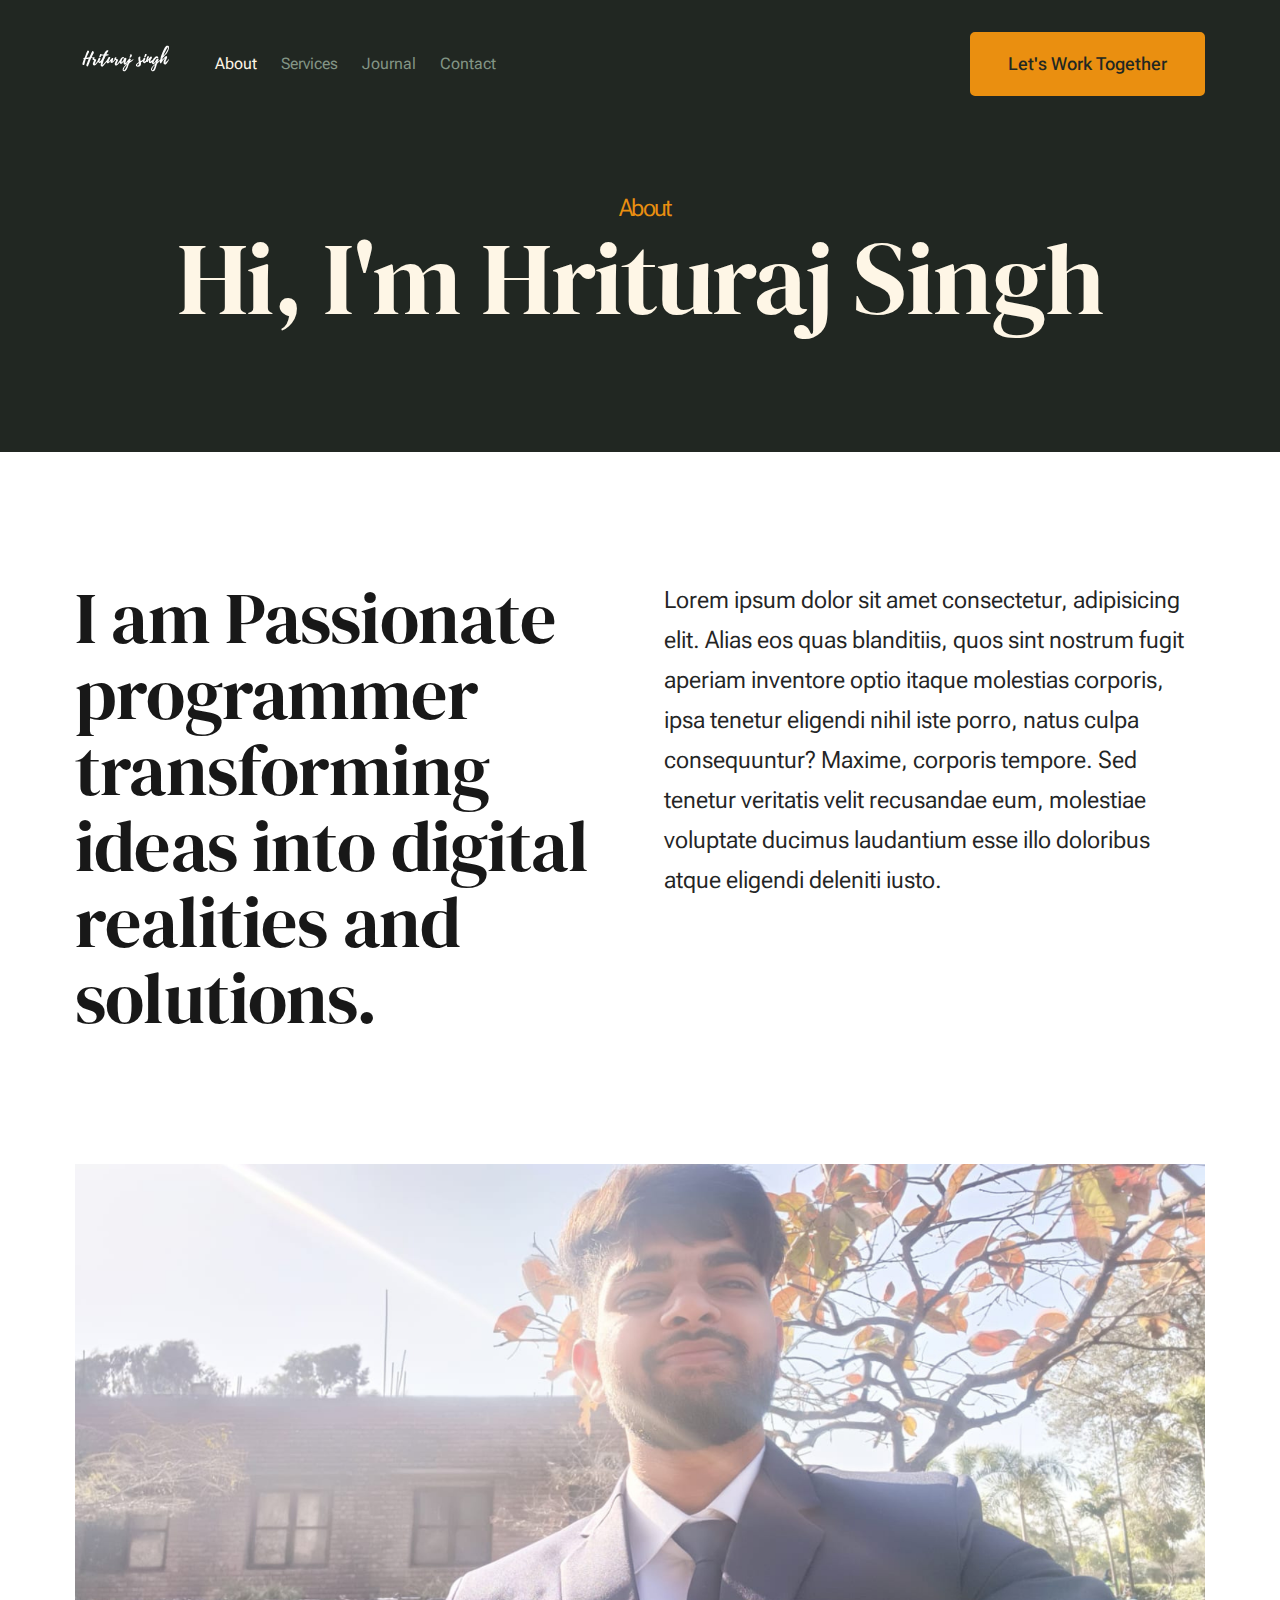
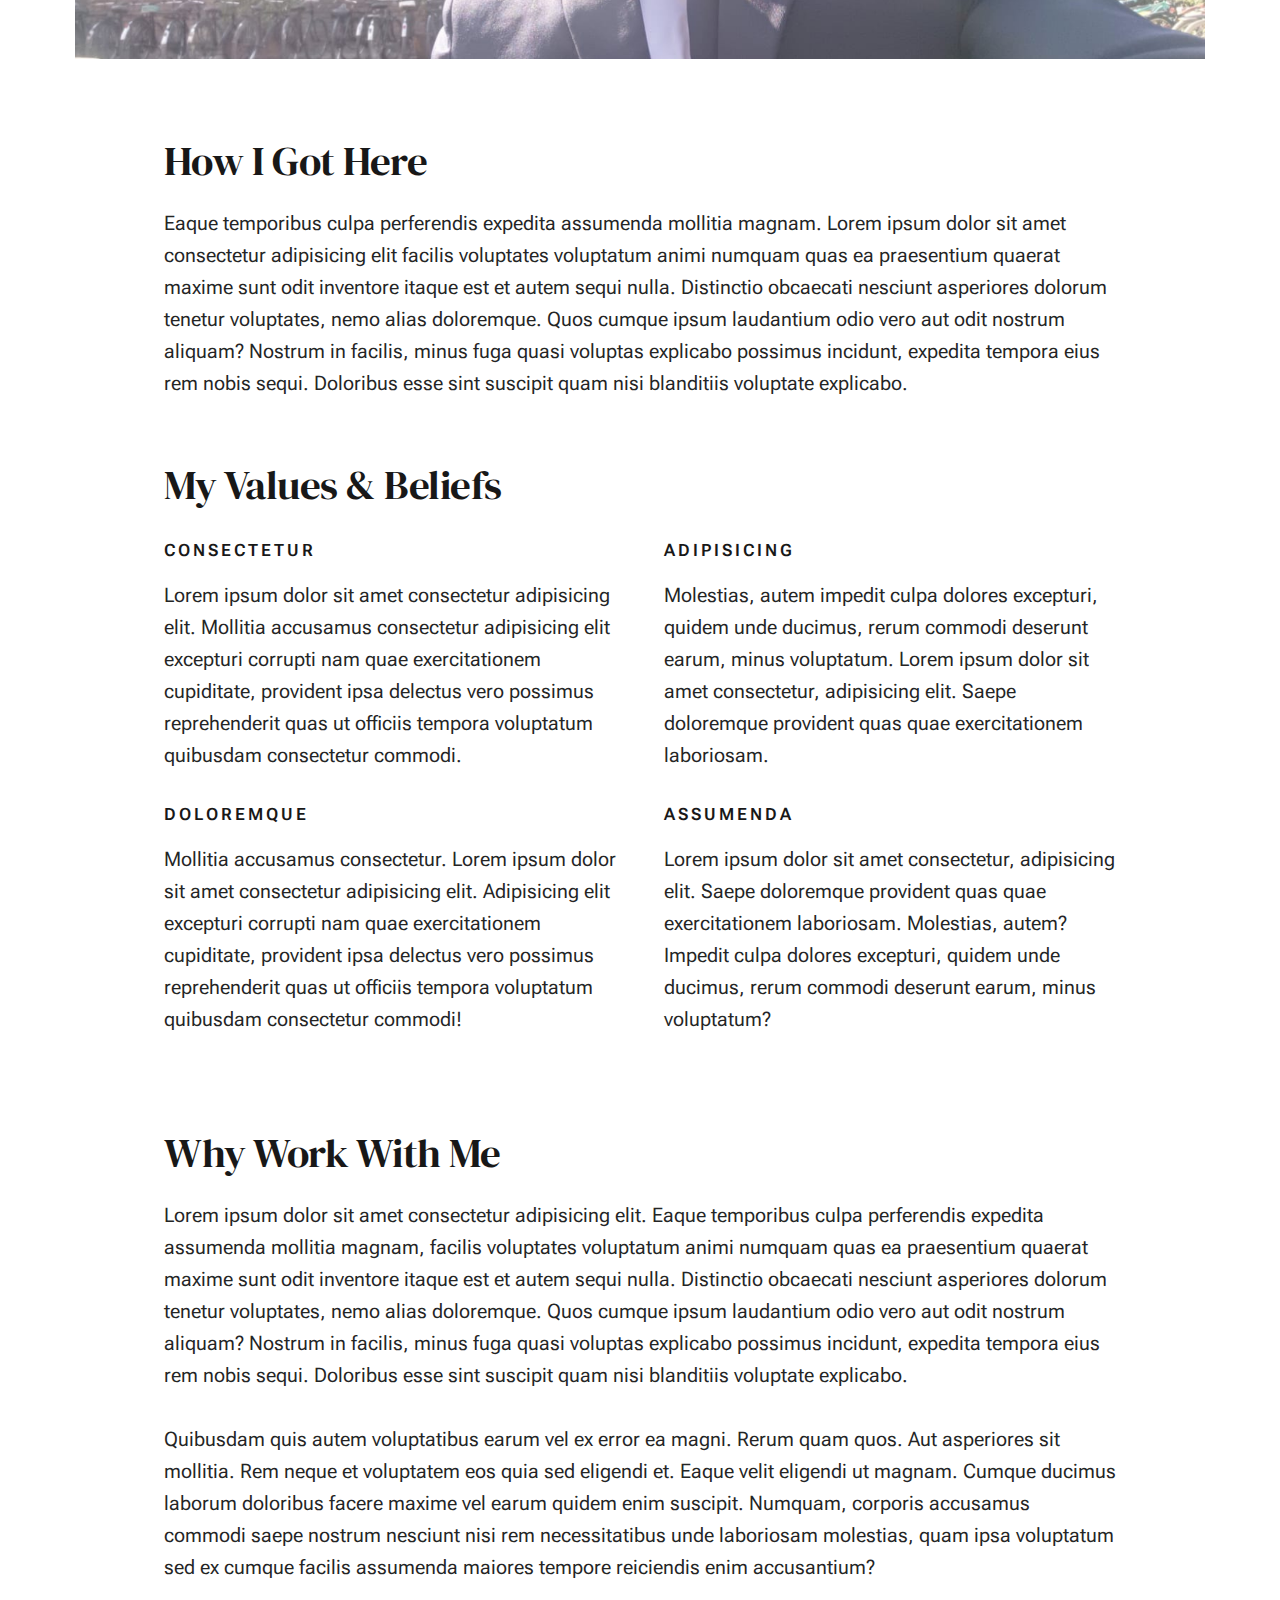
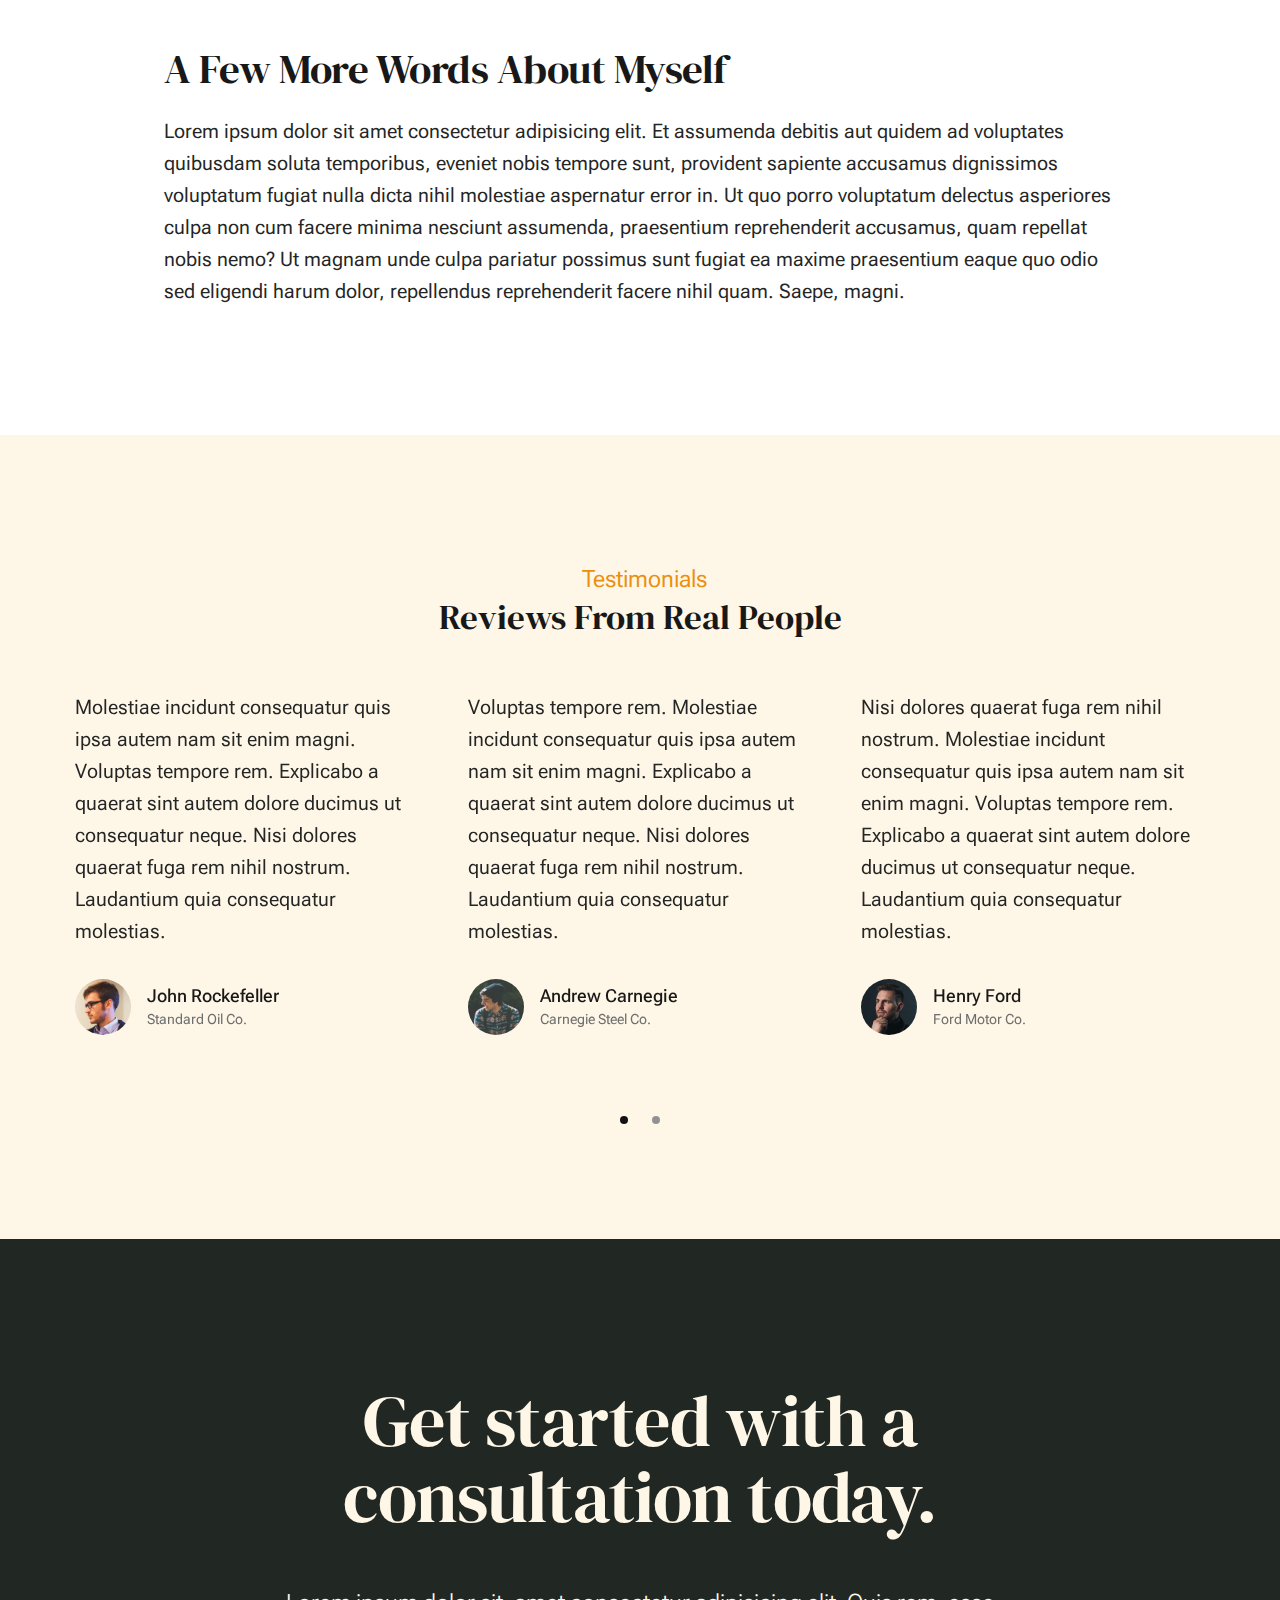
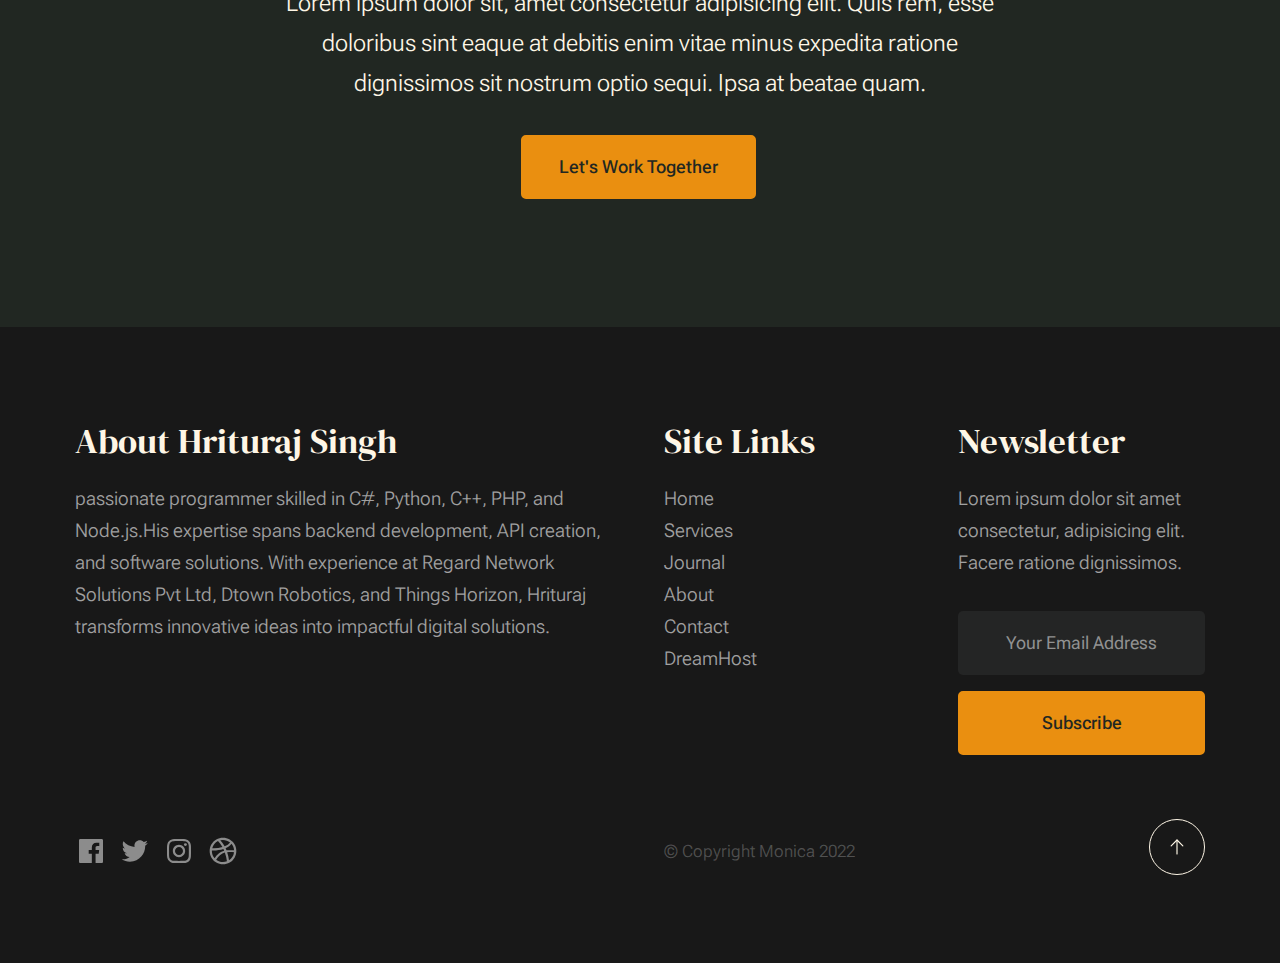
<file: about.html>
<!DOCTYPE html>
<html lang="en" class="no-js" >
<head>

    <!--- basic page needs
    ================================================== -->
    <meta charset="utf-8">
    <meta name="viewport" content="width=device-width, initial-scale=1">
    <title>About - Hrituraj Singh</title>

    <script>
        document.documentElement.classList.remove('no-js');
        document.documentElement.classList.add('js');
    </script>

    <!-- CSS
    ================================================== -->
    <link rel="stylesheet" href="css/vendor.css">
    <link rel="stylesheet" href="css/styles.css">

    <!-- favicons
    ================================================== -->
    <link rel="apple-touch-icon" sizes="180x180" href="apple-touch-icon.png">
    <link rel="icon" type="image/png" sizes="32x32" href="favicon-32x32.png">
    <link rel="icon" type="image/png" sizes="16x16" href="favicon-16x16.png">
    <link rel="manifest" href="site.webmanifest">

</head>


<body id="top">


    <!-- preloader
    ================================================== -->
    <div id="preloader">
        <div id="loader" class="dots-fade">
            <div></div>
            <div></div>
            <div></div>
        </div>
    </div>


    <!-- page wrap
    ================================================== -->
    <div id="page" class="s-pagewrap">


        <!-- # site header 
        ================================================== -->
        <header class="s-header">

            <div class="row s-header__inner width-sixteen-col">

                <div class="s-header__block">
                    <div class="s-header__logo">
                        <a class="logo" href="index.html">
                            <img src="images/logo.svg" alt="Homepage">
                        </a>
                    </div>

                    <a class="s-header__menu-toggle" href="#0"><span>Menu</span></a>
                </div> <!-- end s-header__block -->

                <nav class="s-header__nav">
    
                    <ul class="s-header__menu-links">
                        <li class="current"><a href="about.html">About</a></li>
                        <li><a href="services.html">Services</a></li>
                        <li><a href="blog.html">Journal</a></li>
                        <li><a href="contact.html">Contact</a></li>
                    </ul> <!-- s-header__menu-links -->

                    <div class="s-header__contact">
                        <a href="contact.html" class="btn btn--primary s-header__contact-btn">Let's Work Together</a>                        
                    </div> <!-- s-header__contact -->
    
                </nav> <!-- end s-header__nav -->

            </div> <!-- end s-header__inner -->

        </header> <!-- end s-header -->


        <!-- # site main content
        ================================================== -->
        <section id="content" class="s-content">

               <section class="s-pageheader pageheader">
                    <div class="row">
                        <div class="column xl-12">
                            <h1 class="page-title">
                                <span class="page-title__small-type text-pretitle">About</span>
                                Hi, I'm Hrituraj Singh
                            </h1>
                            
                        </div>
                    </div>
               </section> <!-- end pageheader --> 

               <section class="s-pagecontent pagecontent">

                    <div class="row pageintro">
                        <div class="column xl-6 lg-12">
                            <h2 class="text-display-title">I am Passionate programmer transforming ideas into digital realities and solutions.</h2>
                        </div>
                        <div class="column xl-6 lg-12 u-flexitem-x-right">
                            <p class="lead">
                            Lorem ipsum dolor sit amet consectetur, adipisicing elit. Alias eos quas blanditiis, quos sint nostrum fugit aperiam 
                            inventore optio itaque molestias corporis, ipsa tenetur eligendi nihil iste porro, natus culpa consequuntur? Maxime, 
                            corporis tempore. Sed tenetur veritatis velit recusandae eum, molestiae voluptate ducimus laudantium esse illo 
                            doloribus atque eligendi deleniti iusto. 
                            </p>
                        </div>                       
                    </div> <!-- end pageintro -->   
                    
                    <div class="row pagemedia">
                        <d class="column xl-12">
                            <figure class="page-media">                                
                                <img src="images/thumbs/about/Untitled design (3).png" 
                                     srcset="images/thumbs/about/Untitled design (3).png 2400w, 
                                             images/thumbs/about/WhatsApp Image 2024-11-04 at 13.07.06_3bc457be.jpg 1200w, 
                                             images/thumbs/about/WhatsApp Image 2024-11-04 at 13.07.06_3bc457be.jpg 600w" sizes="(max-width: 2400px) 100vw, 2400px" alt="">
                            </figure>
                        </d>
                    </div> <!-- end pagemedia -->

                    <div class="row width-narrower pagemain">
                        <div class="column xl-12"> 

                            <h2>How I Got Here</h2>
                            <p>
                            Eaque temporibus culpa perferendis expedita assumenda mollitia magnam. Lorem ipsum dolor sit amet consectetur adipisicing elit
                            facilis voluptates voluptatum animi numquam quas ea praesentium quaerat maxime sunt odit inventore itaque est et autem sequi nulla. 
                            Distinctio obcaecati nesciunt asperiores dolorum tenetur voluptates, nemo alias doloremque. Quos cumque ipsum laudantium odio vero 
                            aut odit nostrum aliquam? Nostrum in facilis, minus fuga quasi voluptas explicabo possimus incidunt, expedita tempora eius rem nobis sequi. 
                            Doloribus esse sint suscipit quam nisi blanditiis voluptate explicabo.
                            </p>

                            <h2 class="u-add-bottom">My Values & Beliefs</h2>

                            <div class="grid-list-items list-items">
                                <div class="grid-list-items__item list-items__item u-remove-bottom">
                                    <div class="list-items__item-header">
                                        <h6 class="list-items__item-small-title">Consectetur</h6>
                                    </div>
                                    <p>
                                    Lorem ipsum dolor sit amet consectetur adipisicing elit. Mollitia accusamus consectetur adipisicing elit excepturi corrupti 
                                    nam quae exercitationem cupiditate, provident ipsa delectus vero possimus reprehenderit quas ut officiis tempora voluptatum 
                                    quibusdam consectetur commodi.
                                    </p>
                                </div>
                                <div class="grid-list-items__item list-items__item u-remove-bottom">
                                    <div class="list-items__item-header">
                                        <h6 class="list-items__item-small-title">Adipisicing</h6>
                                    </div>
                                    <p> 
                                    Molestias, autem impedit culpa dolores excepturi, quidem unde ducimus, rerum commodi deserunt earum, minus voluptatum.
                                    Lorem ipsum dolor sit amet consectetur, adipisicing elit. Saepe doloremque provident quas quae exercitationem laboriosam.
                                    </p>
                                </div>
                                <div class="grid-list-items__item list-items__item u-remove-bottom">
                                    <div class="list-items__item-header">
                                        <h6 class="list-items__item-small-title">Doloremque</h6>
                                    </div>
                                    <p>
                                    Mollitia accusamus consectetur. Lorem ipsum dolor sit amet consectetur adipisicing elit. Adipisicing elit excepturi corrupti 
                                    nam quae exercitationem cupiditate, provident ipsa delectus vero possimus reprehenderit quas ut officiis tempora voluptatum 
                                    quibusdam consectetur commodi!
                                    </p>
                                </div>
                                <div class="grid-list-items__item list-items__item u-remove-bottom">
                                    <div class="list-items__item-header">
                                        <h6 class="list-items__item-small-title">Assumenda</h6>
                                    </div>
                                    <p>
                                    Lorem ipsum dolor sit amet consectetur, adipisicing elit. Saepe doloremque provident quas quae exercitationem laboriosam. 
                                    Molestias, autem? Impedit culpa dolores excepturi, quidem unde ducimus, rerum commodi deserunt earum, minus voluptatum?
                                    </p>
                                </div>
                            </div> <!--grid-list-items -->

                            <h2>Why Work With Me</h2>
                            <p>
                            Lorem ipsum dolor sit amet consectetur adipisicing elit. Eaque temporibus culpa perferendis expedita assumenda mollitia magnam, 
                            facilis voluptates voluptatum animi numquam quas ea praesentium quaerat maxime sunt odit inventore itaque est et autem sequi nulla. 
                            Distinctio obcaecati nesciunt asperiores dolorum tenetur voluptates, nemo alias doloremque. Quos cumque ipsum laudantium odio vero aut 
                            odit nostrum aliquam? Nostrum in facilis, minus fuga quasi voluptas explicabo possimus incidunt, expedita tempora eius rem nobis sequi. 
                            Doloribus esse sint suscipit quam nisi blanditiis voluptate explicabo.
                            </p>

                            <p>
                            Quibusdam quis autem voluptatibus earum vel ex error ea magni. Rerum quam quos. Aut asperiores sit mollitia. Rem neque et voluptatem 
                            eos quia sed eligendi et. Eaque velit eligendi ut magnam. Cumque ducimus laborum doloribus facere maxime vel earum quidem enim suscipit. 
                            Numquam, corporis accusamus commodi saepe nostrum nesciunt nisi rem necessitatibus unde laboriosam molestias, quam ipsa voluptatum sed 
                            ex cumque facilis assumenda maiores tempore reiciendis enim accusantium?
                            </p>                   

                            <h2>A Few More Words About Myself</h2>
                            <p>
                            Lorem ipsum dolor sit amet consectetur adipisicing elit. Et assumenda debitis aut quidem ad voluptates quibusdam soluta temporibus, 
                            eveniet nobis tempore sunt, provident sapiente accusamus dignissimos voluptatum fugiat nulla dicta nihil molestiae aspernatur error in. 
                            Ut quo porro voluptatum delectus asperiores culpa non cum facere minima nesciunt assumenda, praesentium reprehenderit accusamus, quam 
                            repellat nobis nemo? Ut magnam unde culpa pariatur possimus sunt fugiat ea maxime praesentium eaque quo odio sed eligendi harum dolor, 
                            repellendus reprehenderit facere nihil quam. Saepe, magni.
                            </p>

                        </div> <!-- end grid-block-->
                    </div> <!-- end pagemain -->

               </section> <!-- pagecontent -->

               <section class="s-testimonials">

                    <div class="s-testimonials__header row row-x-center text-center">
                        <div class="column xl-8 lg-12">
        
                            <p class="text-pretitle">
                            Testimonials
                            </p>
                            <h3>
                            Reviews From Real People
                            </h3>                        
        
                        </div>
                    </div> <!--end s-testimonials__header -->

                    <div class="row s-testimonials__content">
                        <div class="column xl-12 testimonials">

                            <div class="swiper-container testimonials__slider page-slider">

                                <div class="swiper-wrapper">
                                    <div class="testimonials__slide swiper-slide">
                                        <p>
                                        Molestiae incidunt consequatur quis ipsa autem nam sit enim magni. Voluptas tempore rem. 
                                        Explicabo a quaerat sint autem dolore ducimus ut consequatur neque. Nisi dolores quaerat fuga rem nihil nostrum.
                                        Laudantium quia consequatur molestias.
                                        </p>
                                        <div class="testimonials__author">
                                            <img src="images/avatars/user-01.jpg" alt="Author image" class="testimonials__avatar">
                                            <cite class="testimonials__cite">
                                                <strong>John Rockefeller</strong>
                                                <span>Standard Oil Co.</span>
                                            </cite>
                                        </div>
                                    </div>
                                    <div class="testimonials__slide swiper-slide">
                                        <p>
                                        Voluptas tempore rem. Molestiae incidunt consequatur quis ipsa autem nam sit enim magni. 
                                        Explicabo a quaerat sint autem dolore ducimus ut consequatur neque. Nisi dolores quaerat fuga rem nihil nostrum.
                                        Laudantium quia consequatur molestias.
                                        </p>
                                        <div class="testimonials__author">
                                            <img src="images/avatars/user-04.jpg" alt="Author image" class="testimonials__avatar">
                                            <cite class="testimonials__cite">
                                                <strong>Andrew Carnegie</strong>
                                                <span>Carnegie Steel Co.</span>
                                            </cite>
                                        </div>
                                    </div>
                                    <div class="testimonials__slide swiper-slide">
                                        <p>
                                        Nisi dolores quaerat fuga rem nihil nostrum. Molestiae incidunt consequatur quis ipsa autem nam sit enim magni. 
                                        Voluptas tempore rem. Explicabo a quaerat sint autem dolore ducimus ut consequatur neque. 
                                        Laudantium quia consequatur molestias.
                                        </p>
                                        <div class="testimonials__author">
                                            <img src="images/avatars/user-06.jpg" alt="Author image" class="testimonials__avatar">
                                            <cite class="testimonials__cite">
                                                <strong>Henry Ford</strong>
                                                <span>Ford Motor Co.</span>
                                            </cite>
                                        </div>
                                    </div>
                                    <div class="testimonials__slide swiper-slide">
                                        <p>
                                        Molestiae incidunt consequatur quis ipsa autem nam sit enim magni. Voluptas tempore rem. 
                                        Explicabo a quaerat sint autem dolore ducimus ut consequatur neque. Nisi dolores quaerat fuga rem nihil nostrum.
                                        Laudantium quia consequatur molestias.
                                        </p>
                                        <div class="testimonials__author">
                                            <img src="images/avatars/user-02.jpg" alt="Author image" class="testimonials__avatar">
                                            <cite class="testimonials__cite">
                                                <strong>John Morgan</strong>
                                                <span>JP Morgan & Co.</span>
                                            </cite>
                                        </div>
                                    </div> 
                                </div> <!-- end swiper-wrapper --> 

                                <div class="swiper-pagination"></div>

                            </div> <!--end testimonials__slider --> 

                        </div> <!-- testimonials -->
                    </div> <!--end s-testimonials__content -->

               </section> <!-- end s-testimonials -->

        </section> <!-- s-content-->

        <!-- # cta
        ================================================== -->
        <section id="cta" class="s-cta">

            <div class="row row-x-center text-center">
                <div class="column xl-8 lg-12">

                    <div class="s-cta__content">
                        <h2 class="text-display-title">
                        Get started with a consultation today.
                        </h2>
                        <p class="lead">
                        Lorem ipsum dolor sit, amet consectetur adipisicing elit. Quis rem, esse doloribus sint eaque at debitis enim vitae minus expedita ratione dignissimos sit nostrum optio sequi. Ipsa at beatae quam.
                        </p>
                        <a href="contact.html" class="btn btn--primary">Let's Work Together</a>
                    </div>

                </div>
            </div>

        </section> <!-- end s-cta -->


        <!-- # footer 
        ================================================== -->
        <footer class="s-footer">
            <div class="row s-footer__content">
                <div class="column xl-6 lg-6 md-12 s-footer__block s-footer__about">                    
                    <h3>About Hrituraj Singh</h3>
                    <p>
                        passionate programmer skilled in C#, Python, C++, PHP, and Node.js.His expertise spans backend development, API creation, and software solutions. With experience at Regard Network Solutions Pvt Ltd, Dtown Robotics, and Things Horizon, Hrituraj transforms innovative ideas into impactful digital solutions.
                    </p>               
                </div>                
                <div class="column xl-3 lg-6 md-12 s-footer__block s-footer__site-links">
                    <h3>Site Links</h3>
                    <ul class="link-list">
                        <li><a href="index.html">Home</a></li>
                        <li><a href="services.html">Services</a></li>
                        <li><a href="blog.html">Journal</a></li>
                        <li><a href="about.html">About</a></li>
                        <li><a href="contact.html">Contact</a></li>
                        <li><a href="https://www.dreamhost.com/r.cgi?287326">DreamHost</a></li>
                    </ul>
                </div>
                <div class="column xl-3 lg-6 md-12 tab-12 s-footer__block s-footer__newsletter">
                    <h3>Newsletter</h3>

                    <p>
                    Lorem ipsum dolor sit amet consectetur, adipisicing elit. Facere ratione dignissimos.
                    </p>

                    <div class="subscribe-form">
                        <form id="mc-form" class="mc-form">
                            <input type="email" name="EMAIL" id="mce-EMAIL" class="u-fullwidth text-center" placeholder="Your Email Address" title="The domain portion of the email address is invalid (the portion after the @)." pattern="^([^\x00-\x20\x22\x28\x29\x2c\x2e\x3a-\x3c\x3e\x40\x5b-\x5d\x7f-\xff]+|\x22([^\x0d\x22\x5c\x80-\xff]|\x5c[\x00-\x7f])*\x22)(\x2e([^\x00-\x20\x22\x28\x29\x2c\x2e\x3a-\x3c\x3e\x40\x5b-\x5d\x7f-\xff]+|\x22([^\x0d\x22\x5c\x80-\xff]|\x5c[\x00-\x7f])*\x22))*\x40([^\x00-\x20\x22\x28\x29\x2c\x2e\x3a-\x3c\x3e\x40\x5b-\x5d\x7f-\xff]+|\x5b([^\x0d\x5b-\x5d\x80-\xff]|\x5c[\x00-\x7f])*\x5d)(\x2e([^\x00-\x20\x22\x28\x29\x2c\x2e\x3a-\x3c\x3e\x40\x5b-\x5d\x7f-\xff]+|\x5b([^\x0d\x5b-\x5d\x80-\xff]|\x5c[\x00-\x7f])*\x5d))*(\.\w{2,})+$" required>
                            <input type="submit" name="subscribe" value="Subscribe" class="btn btn--primary btn--small u-fullwidth">
                            <!-- <div style="position: absolute; left: -5000px;" aria-hidden="true"><input type="text" name="b_cdb7b577e41181934ed6a6a44_9a91cfe7b3" tabindex="-1" value=""></div> -->
                            <div class="mc-status"></div>
                        </form>
                    </div>
                </div>
            </div>    
            
            <div class="row s-footer__bottom">
                <div class="column xl-6 lg-12">
                    <ul class="s-footer__social social-list">
                        <li>
                            <a href="#0">
                                <svg xmlns="http://www.w3.org/2000/svg" width="24" height="24" viewBox="0 0 24 24" style="fill:rgba(0, 0, 0, 1);transform:;-ms-filter:"><path d="M20,3H4C3.447,3,3,3.448,3,4v16c0,0.552,0.447,1,1,1h8.615v-6.96h-2.338v-2.725h2.338v-2c0-2.325,1.42-3.592,3.5-3.592 c0.699-0.002,1.399,0.034,2.095,0.107v2.42h-1.435c-1.128,0-1.348,0.538-1.348,1.325v1.735h2.697l-0.35,2.725h-2.348V21H20 c0.553,0,1-0.448,1-1V4C21,3.448,20.553,3,20,3z"></path></svg>
                                <span class="u-screen-reader-text">Facebook</span>
                            </a>
                        </li>
                        <li>
                            <a href="#0">
                                <svg xmlns="http://www.w3.org/2000/svg" width="24" height="24" viewBox="0 0 24 24" style="fill:rgba(0, 0, 0, 1);transform:;-ms-filter:"><path d="M19.633,7.997c0.013,0.175,0.013,0.349,0.013,0.523c0,5.325-4.053,11.461-11.46,11.461c-2.282,0-4.402-0.661-6.186-1.809 c0.324,0.037,0.636,0.05,0.973,0.05c1.883,0,3.616-0.636,5.001-1.721c-1.771-0.037-3.255-1.197-3.767-2.793 c0.249,0.037,0.499,0.062,0.761,0.062c0.361,0,0.724-0.05,1.061-0.137c-1.847-0.374-3.23-1.995-3.23-3.953v-0.05 c0.537,0.299,1.16,0.486,1.82,0.511C3.534,9.419,2.823,8.184,2.823,6.787c0-0.748,0.199-1.434,0.548-2.032 c1.983,2.443,4.964,4.04,8.306,4.215c-0.062-0.3-0.1-0.611-0.1-0.923c0-2.22,1.796-4.028,4.028-4.028 c1.16,0,2.207,0.486,2.943,1.272c0.91-0.175,1.782-0.512,2.556-0.973c-0.299,0.935-0.936,1.721-1.771,2.22 c0.811-0.088,1.597-0.312,2.319-0.624C21.104,6.712,20.419,7.423,19.633,7.997z"></path></svg>
                                <span class="u-screen-reader-text">Twitter</span>
                            </a>
                        </li>
                        <li>
                            <a href="#0">
                                <svg xmlns="http://www.w3.org/2000/svg" width="24" height="24" viewBox="0 0 24 24" style="fill:rgba(0, 0, 0, 1);transform:;-ms-filter:"><path d="M11.999,7.377c-2.554,0-4.623,2.07-4.623,4.623c0,2.554,2.069,4.624,4.623,4.624c2.552,0,4.623-2.07,4.623-4.624 C16.622,9.447,14.551,7.377,11.999,7.377L11.999,7.377z M11.999,15.004c-1.659,0-3.004-1.345-3.004-3.003 c0-1.659,1.345-3.003,3.004-3.003s3.002,1.344,3.002,3.003C15.001,13.659,13.658,15.004,11.999,15.004L11.999,15.004z"></path><circle cx="16.806" cy="7.207" r="1.078"></circle><path d="M20.533,6.111c-0.469-1.209-1.424-2.165-2.633-2.632c-0.699-0.263-1.438-0.404-2.186-0.42 c-0.963-0.042-1.268-0.054-3.71-0.054s-2.755,0-3.71,0.054C7.548,3.074,6.809,3.215,6.11,3.479C4.9,3.946,3.945,4.902,3.477,6.111 c-0.263,0.7-0.404,1.438-0.419,2.186c-0.043,0.962-0.056,1.267-0.056,3.71c0,2.442,0,2.753,0.056,3.71 c0.015,0.748,0.156,1.486,0.419,2.187c0.469,1.208,1.424,2.164,2.634,2.632c0.696,0.272,1.435,0.426,2.185,0.45 c0.963,0.042,1.268,0.055,3.71,0.055s2.755,0,3.71-0.055c0.747-0.015,1.486-0.157,2.186-0.419c1.209-0.469,2.164-1.424,2.633-2.633 c0.263-0.7,0.404-1.438,0.419-2.186c0.043-0.962,0.056-1.267,0.056-3.71s0-2.753-0.056-3.71C20.941,7.57,20.801,6.819,20.533,6.111z M19.315,15.643c-0.007,0.576-0.111,1.147-0.311,1.688c-0.305,0.787-0.926,1.409-1.712,1.711c-0.535,0.199-1.099,0.303-1.67,0.311 c-0.95,0.044-1.218,0.055-3.654,0.055c-2.438,0-2.687,0-3.655-0.055c-0.569-0.007-1.135-0.112-1.669-0.311 c-0.789-0.301-1.414-0.923-1.719-1.711c-0.196-0.534-0.302-1.099-0.311-1.669c-0.043-0.95-0.053-1.218-0.053-3.654 c0-2.437,0-2.686,0.053-3.655c0.007-0.576,0.111-1.146,0.311-1.687c0.305-0.789,0.93-1.41,1.719-1.712 c0.534-0.198,1.1-0.303,1.669-0.311c0.951-0.043,1.218-0.055,3.655-0.055c2.437,0,2.687,0,3.654,0.055 c0.571,0.007,1.135,0.112,1.67,0.311c0.786,0.303,1.407,0.925,1.712,1.712c0.196,0.534,0.302,1.099,0.311,1.669 c0.043,0.951,0.054,1.218,0.054,3.655c0,2.436,0,2.698-0.043,3.654H19.315z"></path></svg>
                                <span class="u-screen-reader-text">Instagram</span>
                            </a>
                        </li>
                        <li>
                            <a href="#0">
                                <svg xmlns="http://www.w3.org/2000/svg" width="24" height="24" viewBox="0 0 24 24" style="fill: rgba(0, 0, 0, 1);transform: ;msFilter:;"><path d="M20.66 6.98a9.932 9.932 0 0 0-3.641-3.64C15.486 2.447 13.813 2 12 2s-3.486.447-5.02 1.34c-1.533.893-2.747 2.107-3.64 3.64S2 10.187 2 12s.446 3.487 1.34 5.02a9.924 9.924 0 0 0 3.641 3.64C8.514 21.553 10.187 22 12 22s3.486-.447 5.02-1.34a9.932 9.932 0 0 0 3.641-3.64C21.554 15.487 22 13.813 22 12s-.446-3.487-1.34-5.02zM12 3.66c2 0 3.772.64 5.32 1.919-.92 1.174-2.286 2.14-4.1 2.9-1.002-1.813-2.088-3.327-3.261-4.54A7.715 7.715 0 0 1 12 3.66zM5.51 6.8a8.116 8.116 0 0 1 2.711-2.22c1.212 1.201 2.325 2.7 3.34 4.5-2 .6-4.114.9-6.341.9-.573 0-1.006-.013-1.3-.04A8.549 8.549 0 0 1 5.51 6.8zM3.66 12c0-.054.003-.12.01-.2.007-.08.01-.146.01-.2.254.014.641.02 1.161.02 2.666 0 5.146-.367 7.439-1.1.187.373.381.793.58 1.26-1.32.293-2.674 1.006-4.061 2.14S6.4 16.247 5.76 17.5c-1.4-1.587-2.1-3.42-2.1-5.5zM12 20.34c-1.894 0-3.594-.587-5.101-1.759.601-1.187 1.524-2.322 2.771-3.401 1.246-1.08 2.483-1.753 3.71-2.02a29.441 29.441 0 0 1 1.56 6.62 8.166 8.166 0 0 1-2.94.56zm7.08-3.96a8.351 8.351 0 0 1-2.58 2.621c-.24-2.08-.7-4.107-1.379-6.081.932-.066 1.765-.1 2.5-.1.799 0 1.686.034 2.659.1a8.098 8.098 0 0 1-1.2 3.46zm-1.24-5c-1.16 0-2.233.047-3.22.14a27.053 27.053 0 0 0-.68-1.62c2.066-.906 3.532-2.006 4.399-3.3 1.2 1.414 1.854 3.027 1.96 4.84-.812-.04-1.632-.06-2.459-.06z"></path></svg>
                                <span class="u-screen-reader-text">Dribbble</span>
                            </a>
                        </li>
                    </ul> <!-- end s-footer__social -->
                </div>
                <div class="column xl-6 lg-12">
                    <p class="ss-copyright">
                        <span>© Copyright Monica 2022</span> 
                      
                    </p>
                </div>

                <div class="ss-go-top">
                    <a class="smoothscroll" title="Back to Top" href="#top">
                        <svg xmlns="http://www.w3.org/2000/svg" viewBox="0 0 24 24" width="36" height="36" fill="none" stroke="#ffffff" stroke-width="1" stroke-linecap="round" stroke-linejoin="round">&lt;!--!  Atomicons Free 1.00 by @atisalab License - https://atomicons.com/license/ (Icons: CC BY 4.0) Copyright 2021 Atomicons --&gt;<polyline points="17 11 12 6 7 11"></polyline><line x1="12" y1="18" x2="12" y2="6"></line></svg>
                    </a>
                </div> <!-- end ss-go-top -->
            </div>
            
        </footer> <!-- end s-footer -->

    </div> <!-- end page-wrap -->

    <!-- Java Script
    ================================================== -->
    <script src="js/plugins.js"></script>
    <script src="js/main.js"></script>

</body>
</html>
</file>
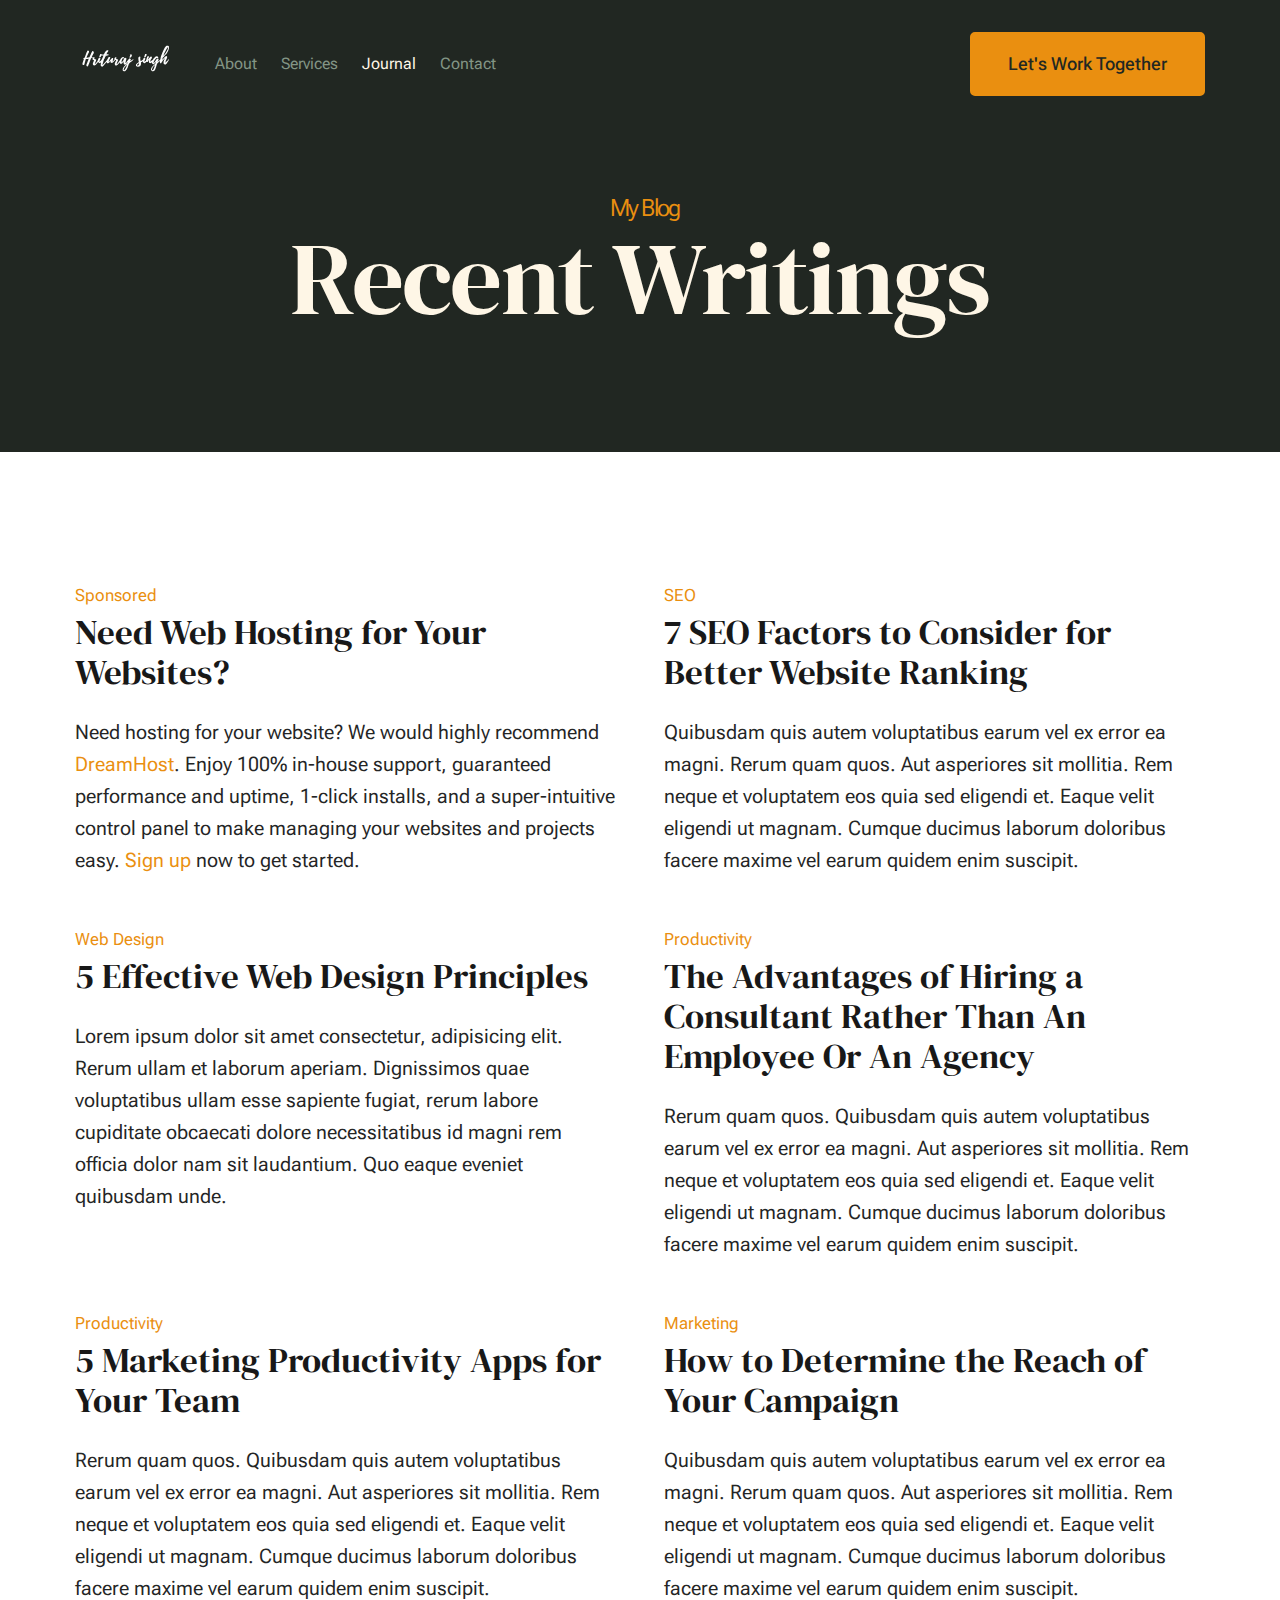
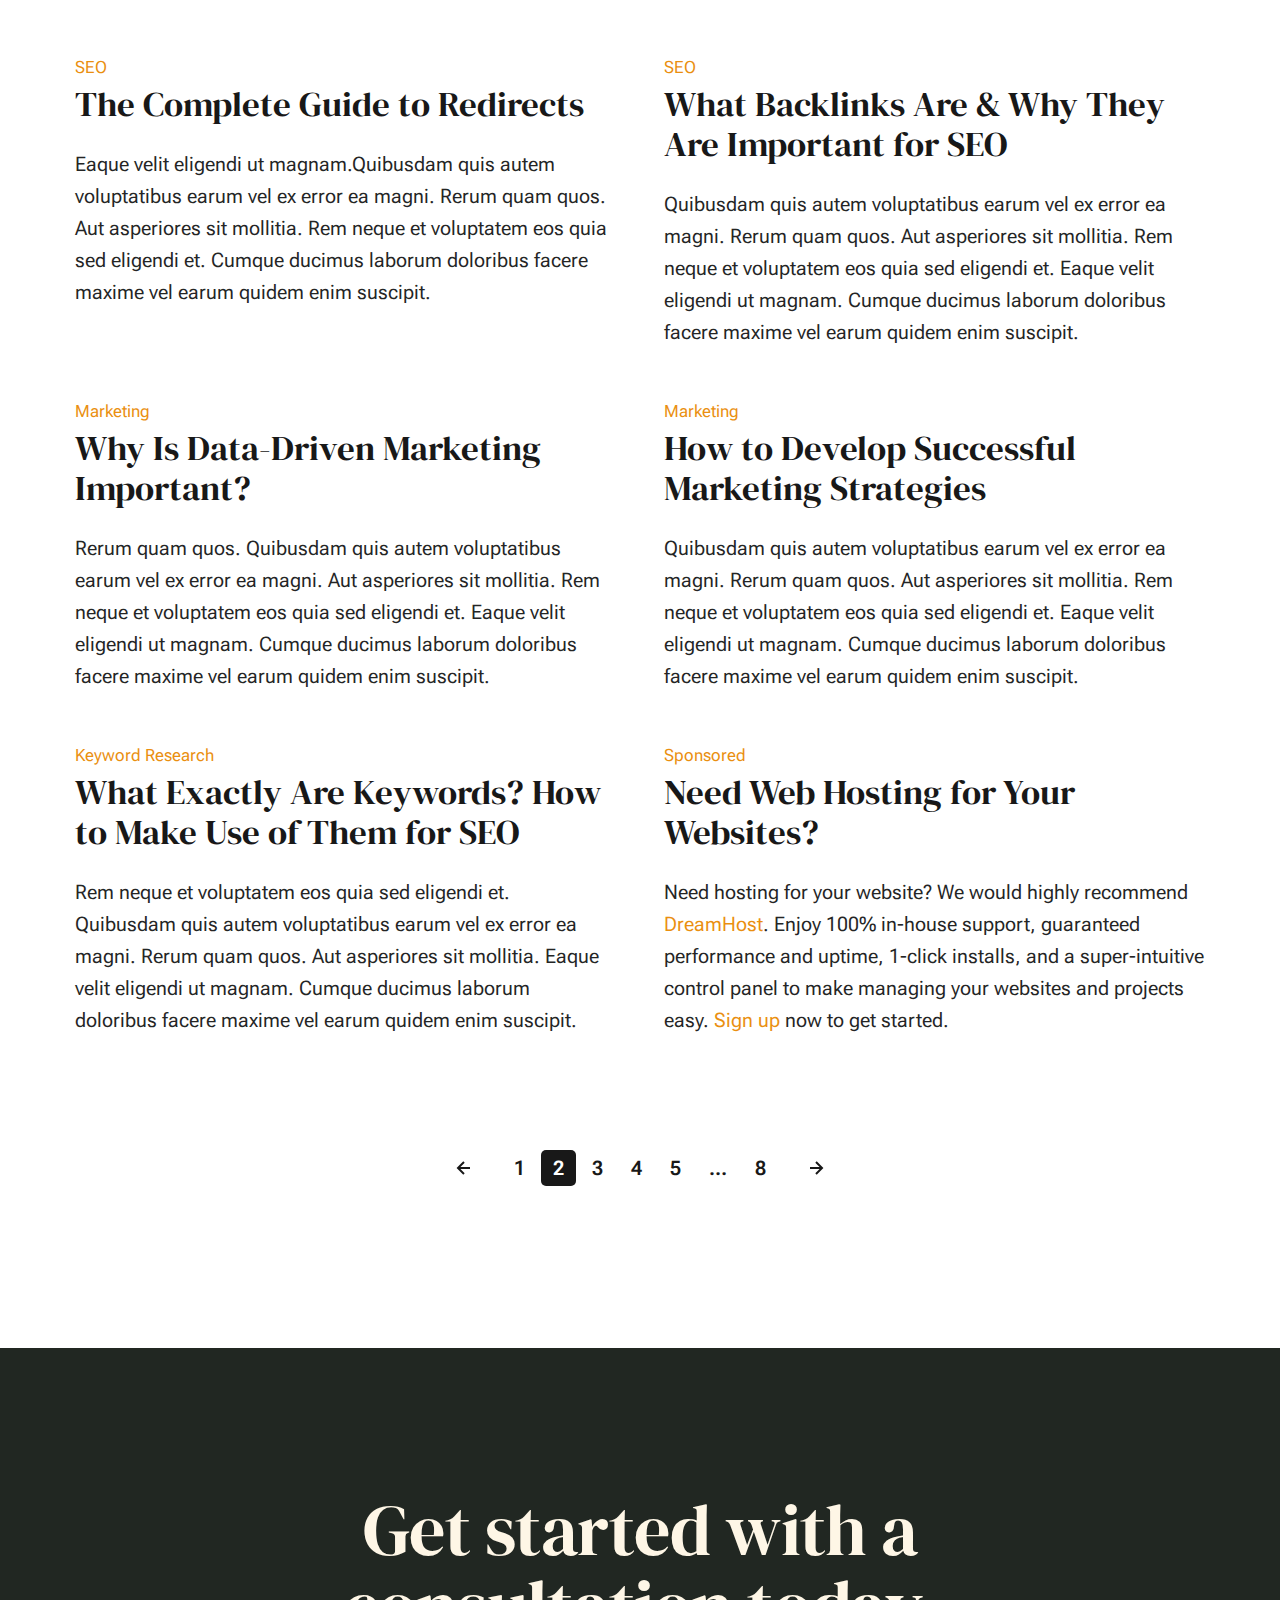
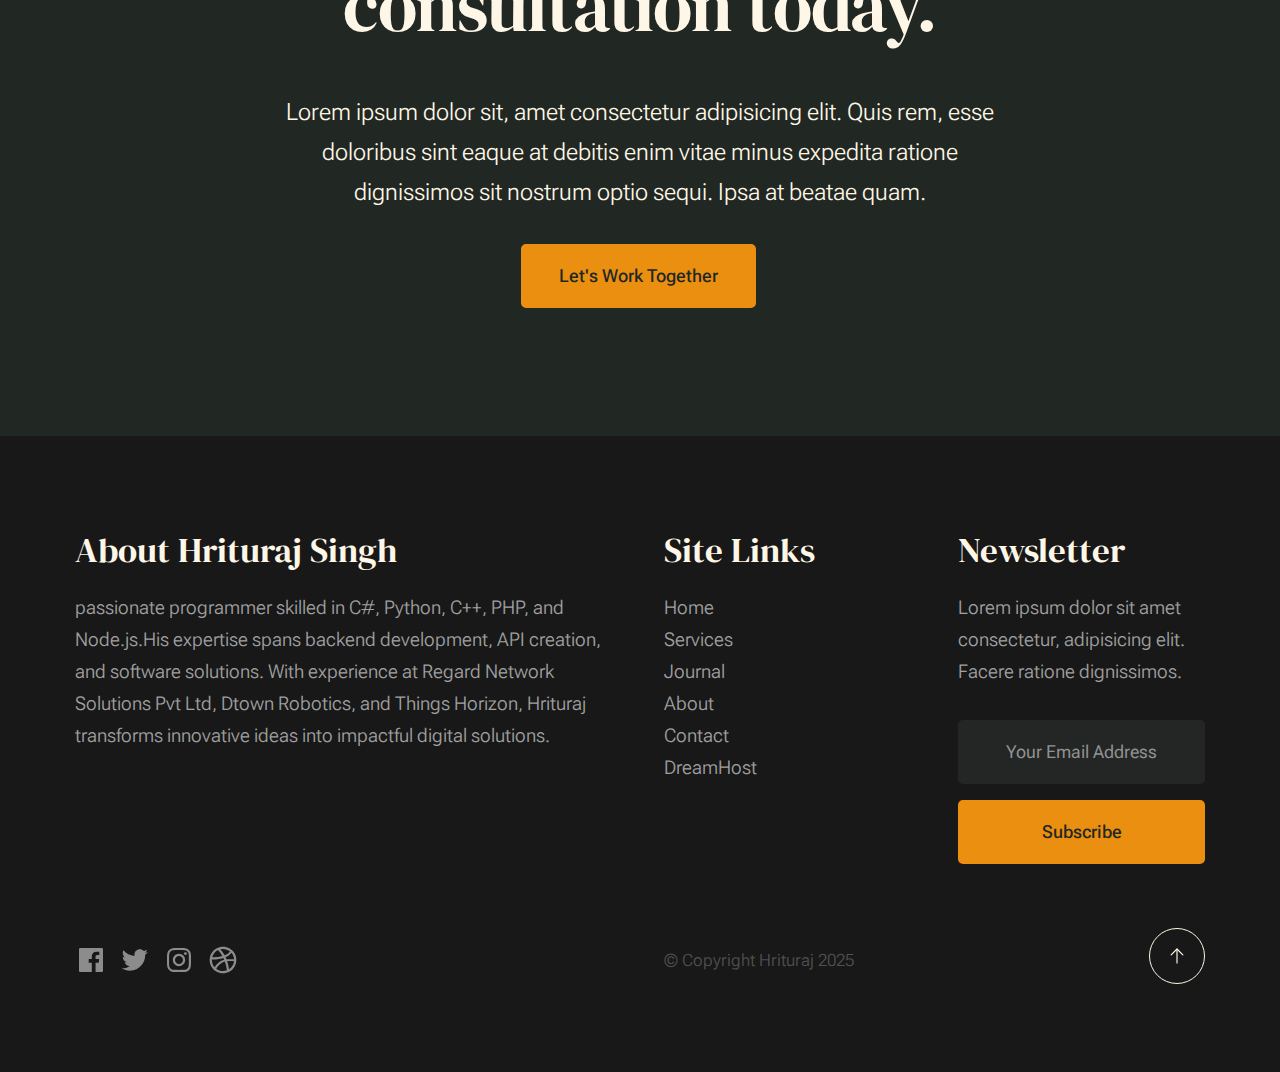
<file: blog.html>
<!DOCTYPE html>
<html lang="en" class="no-js" >
<head>

    <!--- basic page needs
    ================================================== -->
    <meta charset="utf-8">
    <meta name="viewport" content="width=device-width, initial-scale=1">
    <title>Blog - Hrituraj Singh</title>

    <script>
        document.documentElement.classList.remove('no-js');
        document.documentElement.classList.add('js');
    </script>

    <!-- CSS
    ================================================== -->
    <link rel="stylesheet" href="css/vendor.css">
    <link rel="stylesheet" href="css/styles.css">

    <!-- favicons
    ================================================== -->
    <link rel="apple-touch-icon" sizes="180x180" href="apple-touch-icon.png">
    <link rel="icon" type="image/png" sizes="32x32" href="favicon-32x32.png">
    <link rel="icon" type="image/png" sizes="16x16" href="favicon-16x16.png">
    <link rel="manifest" href="site.webmanifest">

</head>


<body id="top">


    <!-- preloader
    ================================================== -->
    <div id="preloader">
        <div id="loader" class="dots-fade">
            <div></div>
            <div></div>
            <div></div>
        </div>
    </div>


    <!-- page wrap
    ================================================== -->
    <div id="page" class="s-pagewrap">

        <!-- # site header 
        ================================================== -->
        <header class="s-header">

            <div class="row s-header__inner width-sixteen-col">

                <div class="s-header__block">
                    <div class="s-header__logo">
                        <a class="logo" href="index.html">
                            <img src="images/logo.svg" alt="Homepage">
                        </a>
                    </div>

                    <a class="s-header__menu-toggle" href="#0"><span>Menu</span></a>
                </div> <!-- end s-header__block -->

                <nav class="s-header__nav">
    
                    <ul class="s-header__menu-links">
                        <li><a href="about.html">About</a></li>
                        <li><a href="services.html">Services</a></li>
                        <li class="current"><a href="blog.html">Journal</a></li>
                        <li><a href="contact.html">Contact</a></li>
                    </ul> <!-- s-header__menu-links -->

                    <div class="s-header__contact">
                        <a href="contact.html" class="btn btn--primary s-header__contact-btn">Let's Work Together</a>                        
                    </div> <!-- s-header__contact -->
    
                </nav> <!-- end s-header__nav -->

            </div> <!-- end s-header__inner -->

        </header> <!-- end s-header -->


        <!-- # site main content
        ================================================== -->
        <section id="content" class="s-content">

               <section class="s-pageheader pageheader">
                    <div class="row">
                        <div class="column xl-12">
                            <h1 class="page-title">
                                <span class="page-title__small-type text-pretitle">My Blog</span>
                                Recent Writings
                            </h1>
                        </div>
                    </div>
               </section>   

               <section class="s-pagecontent pagecontent">

                    <div class="row">
                        <div class="column xl-12 grid-block">          
        
                            <!-- <div class="grid-full">         -->
                                <div class="grid-full grid-list-items">

                                    <div class="grid-list-items__item blog-card">
                                        <div class="blog-card__header">
                                            <div class="blog-card__cat-links">
                                                <a href="blog.html">Sponsored</a>
                                            </div>
                                            <h3 class="blog-card__title"><a href="https://www.dreamhost.com/r.cgi?287326">Need Web Hosting for Your Websites?</a></h3>
                                        </div>
                                        <div class="blog-card__text">
                                            <p>
                                            Need hosting for your website? We would highly recommend <a href="https://www.dreamhost.com/r.cgi?287326">DreamHost</a>.
                                            Enjoy 100% in-house support, guaranteed performance and uptime, 1-click installs, and a super-intuitive control 
                                            panel to make managing your websites and projects easy. <a href="https://www.dreamhost.com/r.cgi?287326">Sign up</a> now to get started.
                                            </p>
                                        </div>
                                    </div> <!-- end blog-card -->
                                    <div class="grid-list-items__item blog-card">
                                        <div class="blog-card__header">
                                            <div class="blog-card__cat-links">
                                                <a href="blog.html">SEO</a>
                                            </div>
                                            <h3 class="blog-card__title"><a href="single.html">7 SEO Factors to Consider for Better Website Ranking</a></h3>
                                        </div>
                                        <div class="blog-card__text">
                                            <p>
                                            Quibusdam quis autem voluptatibus earum vel ex error ea magni. Rerum quam quos. Aut asperiores 
                                            sit mollitia. Rem neque et voluptatem eos quia sed eligendi et. Eaque velit eligendi ut 
                                            magnam. Cumque ducimus laborum doloribus facere maxime vel earum quidem enim suscipit.
                                            </p>
                                        </div>
                                    </div> <!-- end blog-card -->
                                    <div class="grid-list-items__item blog-card">
                                        <div class="blog-card__header">
                                            <div class="blog-card__cat-links">
                                                <a href="blog.html">Web Design</a>
                                            </div>
                                            <h3 class="blog-card__title"><a href="single.html">5 Effective Web Design Principles</a></h3>
                                        </div>
                                        <div class="blog-card__text">
                                            <p>
                                            Lorem ipsum dolor sit amet consectetur, adipisicing elit. Rerum ullam et laborum aperiam. 
                                            Dignissimos quae voluptatibus ullam esse sapiente fugiat, rerum labore cupiditate obcaecati 
                                            dolore necessitatibus id magni rem officia dolor nam sit laudantium. Quo eaque eveniet quibusdam unde. 
                                            </p>
                                        </div>
                                    </div> <!-- end blog card -->
                                    <div class="grid-list-items__item blog-card">
                                        <div class="blog-card__header">
                                            <div class="blog-card__cat-links">
                                                <a href="blog.html">Productivity</a>
                                            </div>
                                            <h3 class="blog-card__title"><a href="single.html">The Advantages of Hiring a Consultant Rather Than An Employee Or An Agency</a></h3>
                                        </div>
                                        <div class="blog-card__text">
                                            <p>
                                            Rerum quam quos. Quibusdam quis autem voluptatibus earum vel ex error ea magni. Aut asperiores 
                                            sit mollitia. Rem neque et voluptatem eos quia sed eligendi et. Eaque velit eligendi ut 
                                            magnam. Cumque ducimus laborum doloribus facere maxime vel earum quidem enim suscipit.
                                            </p>
                                        </div>
                                    </div> <!-- end blog-card -->
                                    <div class="grid-list-items__item blog-card">
                                        <div class="blog-card__header">
                                            <div class="blog-card__cat-links">
                                                <a href="blog.html">Productivity</a>
                                            </div>
                                            <h3 class="blog-card__title"><a href="single.html">5 Marketing Productivity Apps for Your Team</a></h3>
                                        </div>
                                        <div class="blog-card__text">
                                            <p>
                                            Rerum quam quos. Quibusdam quis autem voluptatibus earum vel ex error ea magni. Aut asperiores 
                                            sit mollitia. Rem neque et voluptatem eos quia sed eligendi et. Eaque velit eligendi ut 
                                            magnam. Cumque ducimus laborum doloribus facere maxime vel earum quidem enim suscipit.
                                            </p>
                                        </div>
                                    </div> <!-- end blog-card -->
                                    <div class="grid-list-items__item blog-card">
                                        <div class="blog-card__header">
                                            <div class="blog-card__cat-links">
                                                <a href="blog.html">Marketing</a>
                                            </div>
                                            <h3 class="blog-card__title"><a href="single.html">How to Determine the Reach of Your Campaign</a></h3>
                                        </div>
                                        <div class="blog-card__text">
                                            <p>
                                            Quibusdam quis autem voluptatibus earum vel ex error ea magni. Rerum quam quos. Aut asperiores 
                                            sit mollitia. Rem neque et voluptatem eos quia sed eligendi et. Eaque velit eligendi ut 
                                            magnam. Cumque ducimus laborum doloribus facere maxime vel earum quidem enim suscipit.
                                            </p>
                                        </div>
                                    </div> <!-- end blog-card -->
                                    <div class="grid-list-items__item blog-card">
                                        <div class="blog-card__header">
                                            <div class="blog-card__cat-links">
                                                <a href="blog.html">SEO</a>
                                            </div>
                                            <h3 class="blog-card__title"><a href="single.html">The Complete Guide to Redirects</a></h3>
                                        </div>
                                        <div class="blog-card__text">
                                            <p>
                                            Eaque velit eligendi ut magnam.Quibusdam quis autem voluptatibus earum vel 
                                            ex error ea magni. Rerum quam quos. Aut asperiores sit mollitia. Rem neque et 
                                            voluptatem eos quia sed eligendi et. Cumque ducimus laborum doloribus facere maxime 
                                            vel earum quidem enim suscipit.
                                            </p>
                                        </div>
                                    </div> <!-- end blog card -->
                                    <div class="grid-list-items__item blog-card">
                                        <div class="blog-card__header">
                                            <div class="blog-card__cat-links">
                                                <a href="blog.html">SEO</a>
                                            </div>
                                            <h3 class="blog-card__title"><a href="single.html">What Backlinks Are & Why They Are Important for SEO</a></h3>
                                        </div>
                                        <div class="blog-card__text">
                                            <p>
                                            Quibusdam quis autem voluptatibus earum vel ex error ea magni. Rerum quam quos. Aut asperiores 
                                            sit mollitia. Rem neque et voluptatem eos quia sed eligendi et. Eaque velit eligendi ut 
                                            magnam. Cumque ducimus laborum doloribus facere maxime vel earum quidem enim suscipit.
                                            </p>
                                        </div>
                                    </div> <!-- end blog-card -->
                                    <div class="grid-list-items__item blog-card">
                                        <div class="blog-card__header">
                                            <div class="blog-card__cat-links">
                                                <a href="blog.html">Marketing</a>
                                            </div>
                                            <h3 class="blog-card__title"><a href="single.html">Why Is Data-Driven Marketing Important?</a></h3>
                                        </div>
                                        <div class="blog-card__text">
                                            <p>
                                            Rerum quam quos. Quibusdam quis autem voluptatibus earum vel ex error ea magni. Aut asperiores 
                                            sit mollitia. Rem neque et voluptatem eos quia sed eligendi et. Eaque velit eligendi ut 
                                            magnam. Cumque ducimus laborum doloribus facere maxime vel earum quidem enim suscipit.
                                            </p>
                                        </div>
                                    </div> <!-- end blog card -->
                                    <div class="grid-list-items__item blog-card">
                                        <div class="blog-card__header">
                                            <div class="blog-card__cat-links">
                                                <a href="blog.html">Marketing</a>
                                            </div>
                                            <h3 class="blog-card__title"><a href="single.html">How to Develop Successful Marketing Strategies</a></h3>
                                        </div>
                                        <div class="blog-card__text">
                                            <p>
                                            Quibusdam quis autem voluptatibus earum vel ex error ea magni. Rerum quam quos. Aut asperiores 
                                            sit mollitia. Rem neque et voluptatem eos quia sed eligendi et. Eaque velit eligendi ut 
                                            magnam. Cumque ducimus laborum doloribus facere maxime vel earum quidem enim suscipit.
                                            </p>
                                        </div>
                                    </div> <!-- end blog-card -->
                                    <div class="grid-list-items__item blog-card">
                                        <div class="blog-card__header">
                                            <div class="blog-card__cat-links">
                                                <a href="blog.html">Keyword Research</a>
                                            </div>
                                            <h3 class="blog-card__title"><a href="single.html">What Exactly Are Keywords? How to Make Use of Them for SEO</a></h3>
                                        </div>
                                        <div class="blog-card__text">
                                            <p>
                                            Rem neque et voluptatem eos quia sed eligendi et. Quibusdam quis autem voluptatibus earum vel ex error ea magni. 
                                            Rerum quam quos. Aut asperiores sit mollitia. Eaque velit eligendi ut 
                                            magnam. Cumque ducimus laborum doloribus facere maxime vel earum quidem enim suscipit.
                                            </p>
                                        </div>
                                    </div> <!-- end blog-card -->
                                    <div class="grid-list-items__item blog-card">
                                        <div class="blog-card__header">
                                            <div class="blog-card__cat-links">
                                                <a href="blog.html">Sponsored</a>
                                            </div>
                                            <h3 class="blog-card__title"><a href="https://www.dreamhost.com/r.cgi?287326">Need Web Hosting for Your Websites?</a></h3>
                                        </div>
                                        <div class="blog-card__text">
                                            <p>
                                            Need hosting for your website? We would highly recommend <a href="https://www.dreamhost.com/r.cgi?287326">DreamHost</a>.
                                            Enjoy 100% in-house support, guaranteed performance and uptime, 1-click installs, and a super-intuitive control 
                                            panel to make managing your websites and projects easy. <a href="https://www.dreamhost.com/r.cgi?287326">Sign up</a> now to get started.
                                            </p>
                                        </div>
                                    </div> <!-- end blog card -->
        
                                </div> <!-- grid-list-items -->
                            <!-- </div>     -->

                        </div> <!-- end grid-block-->
                    </div> <!-- end row -->

                    <!-- pagination -->
                    <div class="row navigation pagination">
                        <div class="column xl-12">
                            <nav class="pgn">
                                <ul>
                                    <li>
                                        <a class="pgn__prev" href="#0">
                                            <svg xmlns="http://www.w3.org/2000/svg" width="24" height="24" viewBox="0 0 24 24"><path d="M12.707 17.293L8.414 13H18v-2H8.414l4.293-4.293-1.414-1.414L4.586 12l6.707 6.707z"/></svg>
                                        </a>
                                    </li>
                                    <li><a class="pgn__num" href="#0">1</a></li>
                                    <li><span class="pgn__num current">2</span></li>
                                    <li><a class="pgn__num" href="#0">3</a></li>
                                    <li><a class="pgn__num" href="#0">4</a></li>
                                    <li><a class="pgn__num" href="#0">5</a></li>
                                    <li><span class="pgn__num dots">…</span></li>
                                    <li><a class="pgn__num" href="#0">8</a></li>
                                    <li>
                                        <a class="pgn__next" href="#0">
                                            <svg xmlns="http://www.w3.org/2000/svg" width="24" height="24" viewBox="0 0 24 24"><path d="M11.293 17.293l1.414 1.414L19.414 12l-6.707-6.707-1.414 1.414L15.586 11H6v2h9.586z"/></svg>
                                        </a>
                                    </li>
                                </ul>
                            </nav>
                        </div> <!-- end column -->
                    </div> <!-- end pagination -->

               </section>

        </section> <!-- s-content-->

        <!-- # cta
        ================================================== -->
        <section id="cta" class="s-cta">

            <div class="row row-x-center text-center">
                <div class="column xl-8 lg-12">

                    <div class="s-cta__content">
                        <h2 class="text-display-title">
                        Get started with a consultation today.
                        </h2>
                        <p class="lead">
                        Lorem ipsum dolor sit, amet consectetur adipisicing elit. Quis rem, esse doloribus sint eaque at debitis enim vitae minus expedita ratione dignissimos sit nostrum optio sequi. Ipsa at beatae quam.
                        </p>
                        <a href="contact.html" class="btn btn--primary">Let's Work Together</a>
                    </div>

                </div>
            </div>

        </section> <!-- end s-cta -->


        <!-- # footer 
        ================================================== -->
        <footer class="s-footer">
            <div class="row s-footer__content">
                <div class="column xl-6 lg-6 md-12 s-footer__block s-footer__about">                    
                    <h3>About Hrituraj Singh</h3>
                    <p>
                        passionate programmer skilled in C#, Python, C++, PHP, and Node.js.His expertise spans backend development, API creation, and software solutions. With experience at Regard Network Solutions Pvt Ltd, Dtown Robotics, and Things Horizon, Hrituraj transforms innovative ideas into impactful digital solutions.
                    </p>               
                </div>                
                <div class="column xl-3 lg-6 md-12 s-footer__block s-footer__site-links">
                    <h3>Site Links</h3>
                    <ul class="link-list">
                        <li><a href="index.html">Home</a></li>
                        <li><a href="services.html">Services</a></li>
                        <li><a href="blog.html">Journal</a></li>
                        <li><a href="about.html">About</a></li>
                        <li><a href="contact.html">Contact</a></li>
                        <li><a href="https://www.dreamhost.com/r.cgi?287326">DreamHost</a></li>
                    </ul>
                </div>
                <div class="column xl-3 lg-6 md-12 tab-12 s-footer__block s-footer__newsletter">
                    <h3>Newsletter</h3>

                    <p>
                    Lorem ipsum dolor sit amet consectetur, adipisicing elit. Facere ratione dignissimos.
                    </p>

                    <div class="subscribe-form">
                        <form id="mc-form" class="mc-form">
                            <input type="email" name="EMAIL" id="mce-EMAIL" class="u-fullwidth text-center" placeholder="Your Email Address" title="The domain portion of the email address is invalid (the portion after the @)." pattern="^([^\x00-\x20\x22\x28\x29\x2c\x2e\x3a-\x3c\x3e\x40\x5b-\x5d\x7f-\xff]+|\x22([^\x0d\x22\x5c\x80-\xff]|\x5c[\x00-\x7f])*\x22)(\x2e([^\x00-\x20\x22\x28\x29\x2c\x2e\x3a-\x3c\x3e\x40\x5b-\x5d\x7f-\xff]+|\x22([^\x0d\x22\x5c\x80-\xff]|\x5c[\x00-\x7f])*\x22))*\x40([^\x00-\x20\x22\x28\x29\x2c\x2e\x3a-\x3c\x3e\x40\x5b-\x5d\x7f-\xff]+|\x5b([^\x0d\x5b-\x5d\x80-\xff]|\x5c[\x00-\x7f])*\x5d)(\x2e([^\x00-\x20\x22\x28\x29\x2c\x2e\x3a-\x3c\x3e\x40\x5b-\x5d\x7f-\xff]+|\x5b([^\x0d\x5b-\x5d\x80-\xff]|\x5c[\x00-\x7f])*\x5d))*(\.\w{2,})+$" required>
                            <input type="submit" name="subscribe" value="Subscribe" class="btn btn--primary btn--small u-fullwidth">
                            <!-- <div style="position: absolute; left: -5000px;" aria-hidden="true"><input type="text" name="b_cdb7b577e41181934ed6a6a44_9a91cfe7b3" tabindex="-1" value=""></div> -->
                            <div class="mc-status"></div>
                        </form>
                    </div>
                </div>
            </div>    
            
            <div class="row s-footer__bottom">
                <div class="column xl-6 lg-12">
                    <ul class="s-footer__social social-list">
                        <li>
                            <a href="#0">
                                <svg xmlns="http://www.w3.org/2000/svg" width="24" height="24" viewBox="0 0 24 24" style="fill:rgba(0, 0, 0, 1);transform:;-ms-filter:"><path d="M20,3H4C3.447,3,3,3.448,3,4v16c0,0.552,0.447,1,1,1h8.615v-6.96h-2.338v-2.725h2.338v-2c0-2.325,1.42-3.592,3.5-3.592 c0.699-0.002,1.399,0.034,2.095,0.107v2.42h-1.435c-1.128,0-1.348,0.538-1.348,1.325v1.735h2.697l-0.35,2.725h-2.348V21H20 c0.553,0,1-0.448,1-1V4C21,3.448,20.553,3,20,3z"></path></svg>
                                <span class="u-screen-reader-text">Facebook</span>
                            </a>
                        </li>
                        <li>
                            <a href="#0">
                                <svg xmlns="http://www.w3.org/2000/svg" width="24" height="24" viewBox="0 0 24 24" style="fill:rgba(0, 0, 0, 1);transform:;-ms-filter:"><path d="M19.633,7.997c0.013,0.175,0.013,0.349,0.013,0.523c0,5.325-4.053,11.461-11.46,11.461c-2.282,0-4.402-0.661-6.186-1.809 c0.324,0.037,0.636,0.05,0.973,0.05c1.883,0,3.616-0.636,5.001-1.721c-1.771-0.037-3.255-1.197-3.767-2.793 c0.249,0.037,0.499,0.062,0.761,0.062c0.361,0,0.724-0.05,1.061-0.137c-1.847-0.374-3.23-1.995-3.23-3.953v-0.05 c0.537,0.299,1.16,0.486,1.82,0.511C3.534,9.419,2.823,8.184,2.823,6.787c0-0.748,0.199-1.434,0.548-2.032 c1.983,2.443,4.964,4.04,8.306,4.215c-0.062-0.3-0.1-0.611-0.1-0.923c0-2.22,1.796-4.028,4.028-4.028 c1.16,0,2.207,0.486,2.943,1.272c0.91-0.175,1.782-0.512,2.556-0.973c-0.299,0.935-0.936,1.721-1.771,2.22 c0.811-0.088,1.597-0.312,2.319-0.624C21.104,6.712,20.419,7.423,19.633,7.997z"></path></svg>
                                <span class="u-screen-reader-text">Twitter</span>
                            </a>
                        </li>
                        <li>
                            <a href="#0">
                                <svg xmlns="http://www.w3.org/2000/svg" width="24" height="24" viewBox="0 0 24 24" style="fill:rgba(0, 0, 0, 1);transform:;-ms-filter:"><path d="M11.999,7.377c-2.554,0-4.623,2.07-4.623,4.623c0,2.554,2.069,4.624,4.623,4.624c2.552,0,4.623-2.07,4.623-4.624 C16.622,9.447,14.551,7.377,11.999,7.377L11.999,7.377z M11.999,15.004c-1.659,0-3.004-1.345-3.004-3.003 c0-1.659,1.345-3.003,3.004-3.003s3.002,1.344,3.002,3.003C15.001,13.659,13.658,15.004,11.999,15.004L11.999,15.004z"></path><circle cx="16.806" cy="7.207" r="1.078"></circle><path d="M20.533,6.111c-0.469-1.209-1.424-2.165-2.633-2.632c-0.699-0.263-1.438-0.404-2.186-0.42 c-0.963-0.042-1.268-0.054-3.71-0.054s-2.755,0-3.71,0.054C7.548,3.074,6.809,3.215,6.11,3.479C4.9,3.946,3.945,4.902,3.477,6.111 c-0.263,0.7-0.404,1.438-0.419,2.186c-0.043,0.962-0.056,1.267-0.056,3.71c0,2.442,0,2.753,0.056,3.71 c0.015,0.748,0.156,1.486,0.419,2.187c0.469,1.208,1.424,2.164,2.634,2.632c0.696,0.272,1.435,0.426,2.185,0.45 c0.963,0.042,1.268,0.055,3.71,0.055s2.755,0,3.71-0.055c0.747-0.015,1.486-0.157,2.186-0.419c1.209-0.469,2.164-1.424,2.633-2.633 c0.263-0.7,0.404-1.438,0.419-2.186c0.043-0.962,0.056-1.267,0.056-3.71s0-2.753-0.056-3.71C20.941,7.57,20.801,6.819,20.533,6.111z M19.315,15.643c-0.007,0.576-0.111,1.147-0.311,1.688c-0.305,0.787-0.926,1.409-1.712,1.711c-0.535,0.199-1.099,0.303-1.67,0.311 c-0.95,0.044-1.218,0.055-3.654,0.055c-2.438,0-2.687,0-3.655-0.055c-0.569-0.007-1.135-0.112-1.669-0.311 c-0.789-0.301-1.414-0.923-1.719-1.711c-0.196-0.534-0.302-1.099-0.311-1.669c-0.043-0.95-0.053-1.218-0.053-3.654 c0-2.437,0-2.686,0.053-3.655c0.007-0.576,0.111-1.146,0.311-1.687c0.305-0.789,0.93-1.41,1.719-1.712 c0.534-0.198,1.1-0.303,1.669-0.311c0.951-0.043,1.218-0.055,3.655-0.055c2.437,0,2.687,0,3.654,0.055 c0.571,0.007,1.135,0.112,1.67,0.311c0.786,0.303,1.407,0.925,1.712,1.712c0.196,0.534,0.302,1.099,0.311,1.669 c0.043,0.951,0.054,1.218,0.054,3.655c0,2.436,0,2.698-0.043,3.654H19.315z"></path></svg>
                                <span class="u-screen-reader-text">Instagram</span>
                            </a>
                        </li>
                        <li>
                            <a href="#0">
                                <svg xmlns="http://www.w3.org/2000/svg" width="24" height="24" viewBox="0 0 24 24" style="fill: rgba(0, 0, 0, 1);transform: ;msFilter:;"><path d="M20.66 6.98a9.932 9.932 0 0 0-3.641-3.64C15.486 2.447 13.813 2 12 2s-3.486.447-5.02 1.34c-1.533.893-2.747 2.107-3.64 3.64S2 10.187 2 12s.446 3.487 1.34 5.02a9.924 9.924 0 0 0 3.641 3.64C8.514 21.553 10.187 22 12 22s3.486-.447 5.02-1.34a9.932 9.932 0 0 0 3.641-3.64C21.554 15.487 22 13.813 22 12s-.446-3.487-1.34-5.02zM12 3.66c2 0 3.772.64 5.32 1.919-.92 1.174-2.286 2.14-4.1 2.9-1.002-1.813-2.088-3.327-3.261-4.54A7.715 7.715 0 0 1 12 3.66zM5.51 6.8a8.116 8.116 0 0 1 2.711-2.22c1.212 1.201 2.325 2.7 3.34 4.5-2 .6-4.114.9-6.341.9-.573 0-1.006-.013-1.3-.04A8.549 8.549 0 0 1 5.51 6.8zM3.66 12c0-.054.003-.12.01-.2.007-.08.01-.146.01-.2.254.014.641.02 1.161.02 2.666 0 5.146-.367 7.439-1.1.187.373.381.793.58 1.26-1.32.293-2.674 1.006-4.061 2.14S6.4 16.247 5.76 17.5c-1.4-1.587-2.1-3.42-2.1-5.5zM12 20.34c-1.894 0-3.594-.587-5.101-1.759.601-1.187 1.524-2.322 2.771-3.401 1.246-1.08 2.483-1.753 3.71-2.02a29.441 29.441 0 0 1 1.56 6.62 8.166 8.166 0 0 1-2.94.56zm7.08-3.96a8.351 8.351 0 0 1-2.58 2.621c-.24-2.08-.7-4.107-1.379-6.081.932-.066 1.765-.1 2.5-.1.799 0 1.686.034 2.659.1a8.098 8.098 0 0 1-1.2 3.46zm-1.24-5c-1.16 0-2.233.047-3.22.14a27.053 27.053 0 0 0-.68-1.62c2.066-.906 3.532-2.006 4.399-3.3 1.2 1.414 1.854 3.027 1.96 4.84-.812-.04-1.632-.06-2.459-.06z"></path></svg>
                                <span class="u-screen-reader-text">Dribbble</span>
                            </a>
                        </li>
                    </ul> <!-- end s-footer__social -->
                </div>
                <div class="column xl-6 lg-12">
                    <p class="ss-copyright">
                        <span>© Copyright Hrituraj 2025</span> 
                    </p>
                </div>

                <div class="ss-go-top">
                    <a class="smoothscroll" title="Back to Top" href="#top">
                        <svg xmlns="http://www.w3.org/2000/svg" viewBox="0 0 24 24" width="36" height="36" fill="none" stroke="#ffffff" stroke-width="1" stroke-linecap="round" stroke-linejoin="round">&lt;!--!  Atomicons Free 1.00 by @atisalab License - https://atomicons.com/license/ (Icons: CC BY 4.0) Copyright 2021 Atomicons --&gt;<polyline points="17 11 12 6 7 11"></polyline><line x1="12" y1="18" x2="12" y2="6"></line></svg>
                    </a>
                </div> <!-- end ss-go-top -->
            </div>
            
        </footer> <!-- end s-footer -->

    </div> <!-- end page-wrap -->

    <!-- Java Script
    ================================================== -->
    <script src="js/plugins.js"></script>
    <script src="js/main.js"></script>

</body>
</html>
</file>
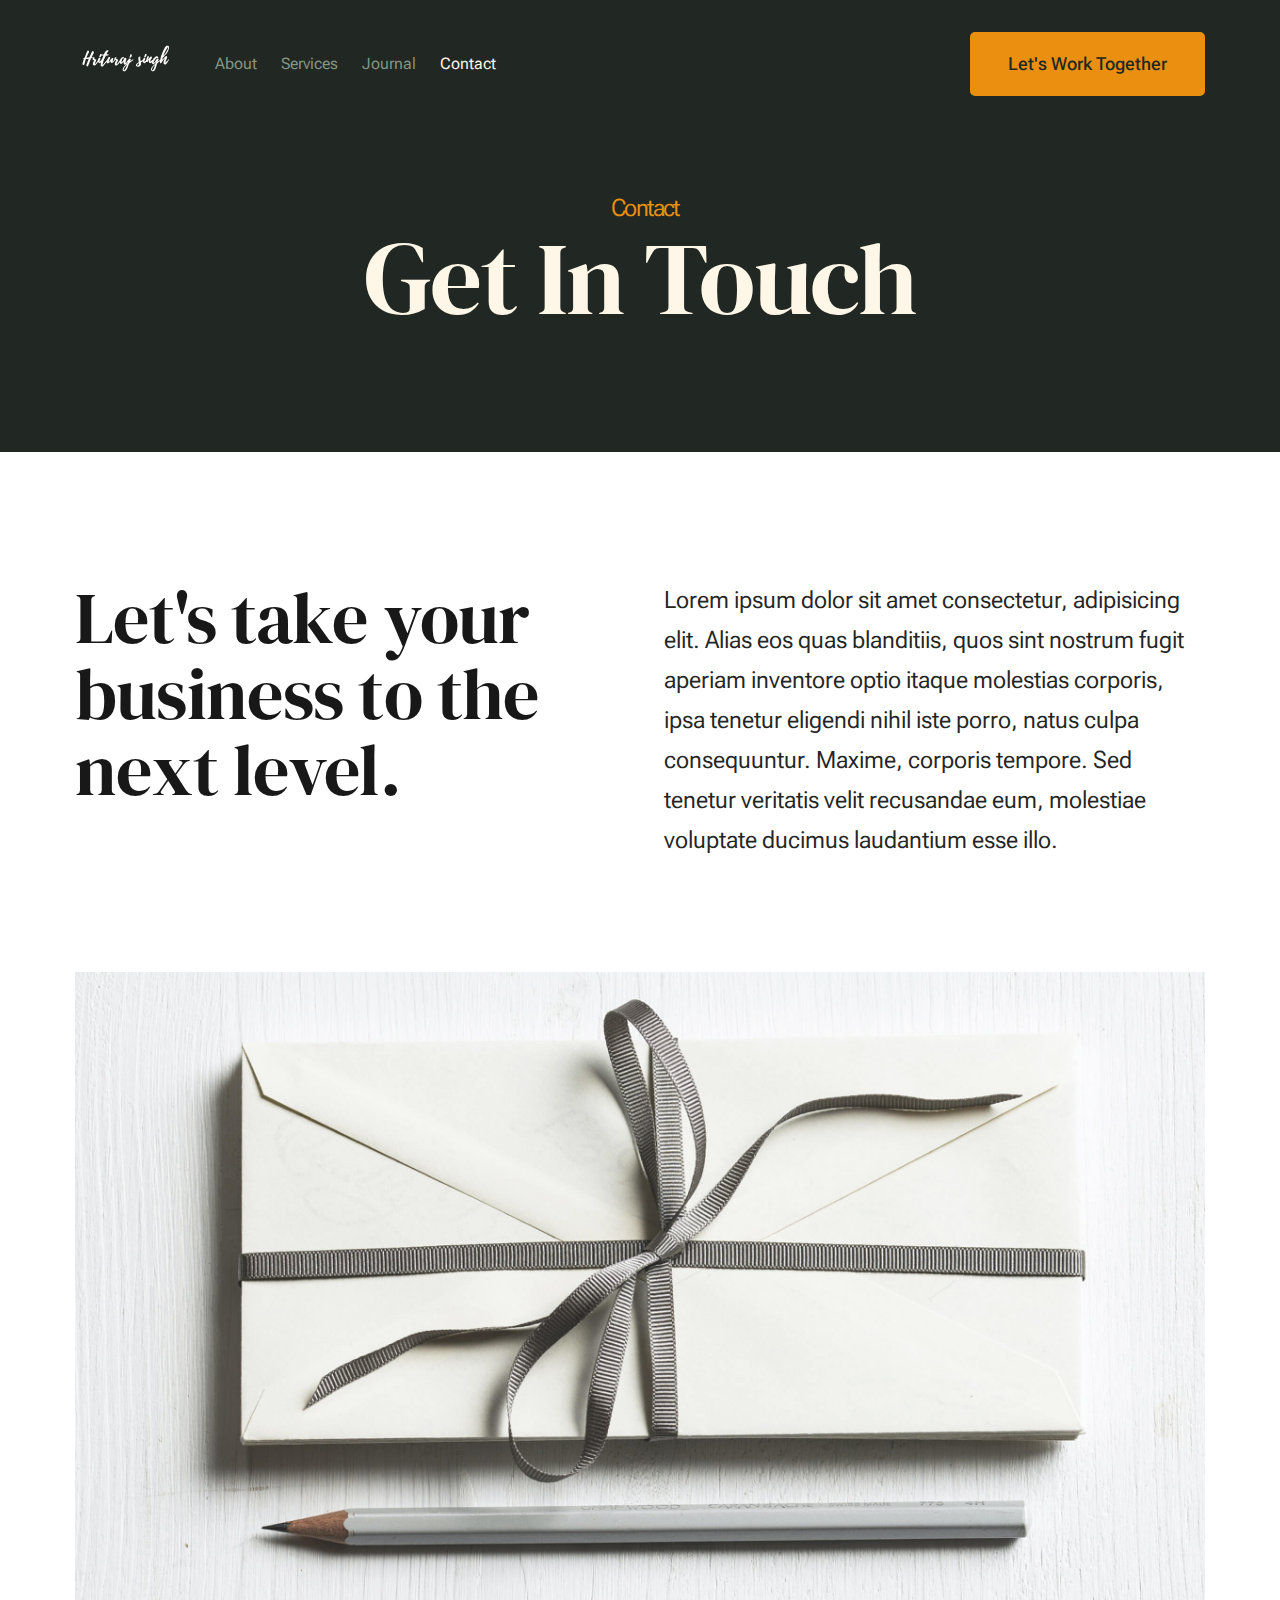
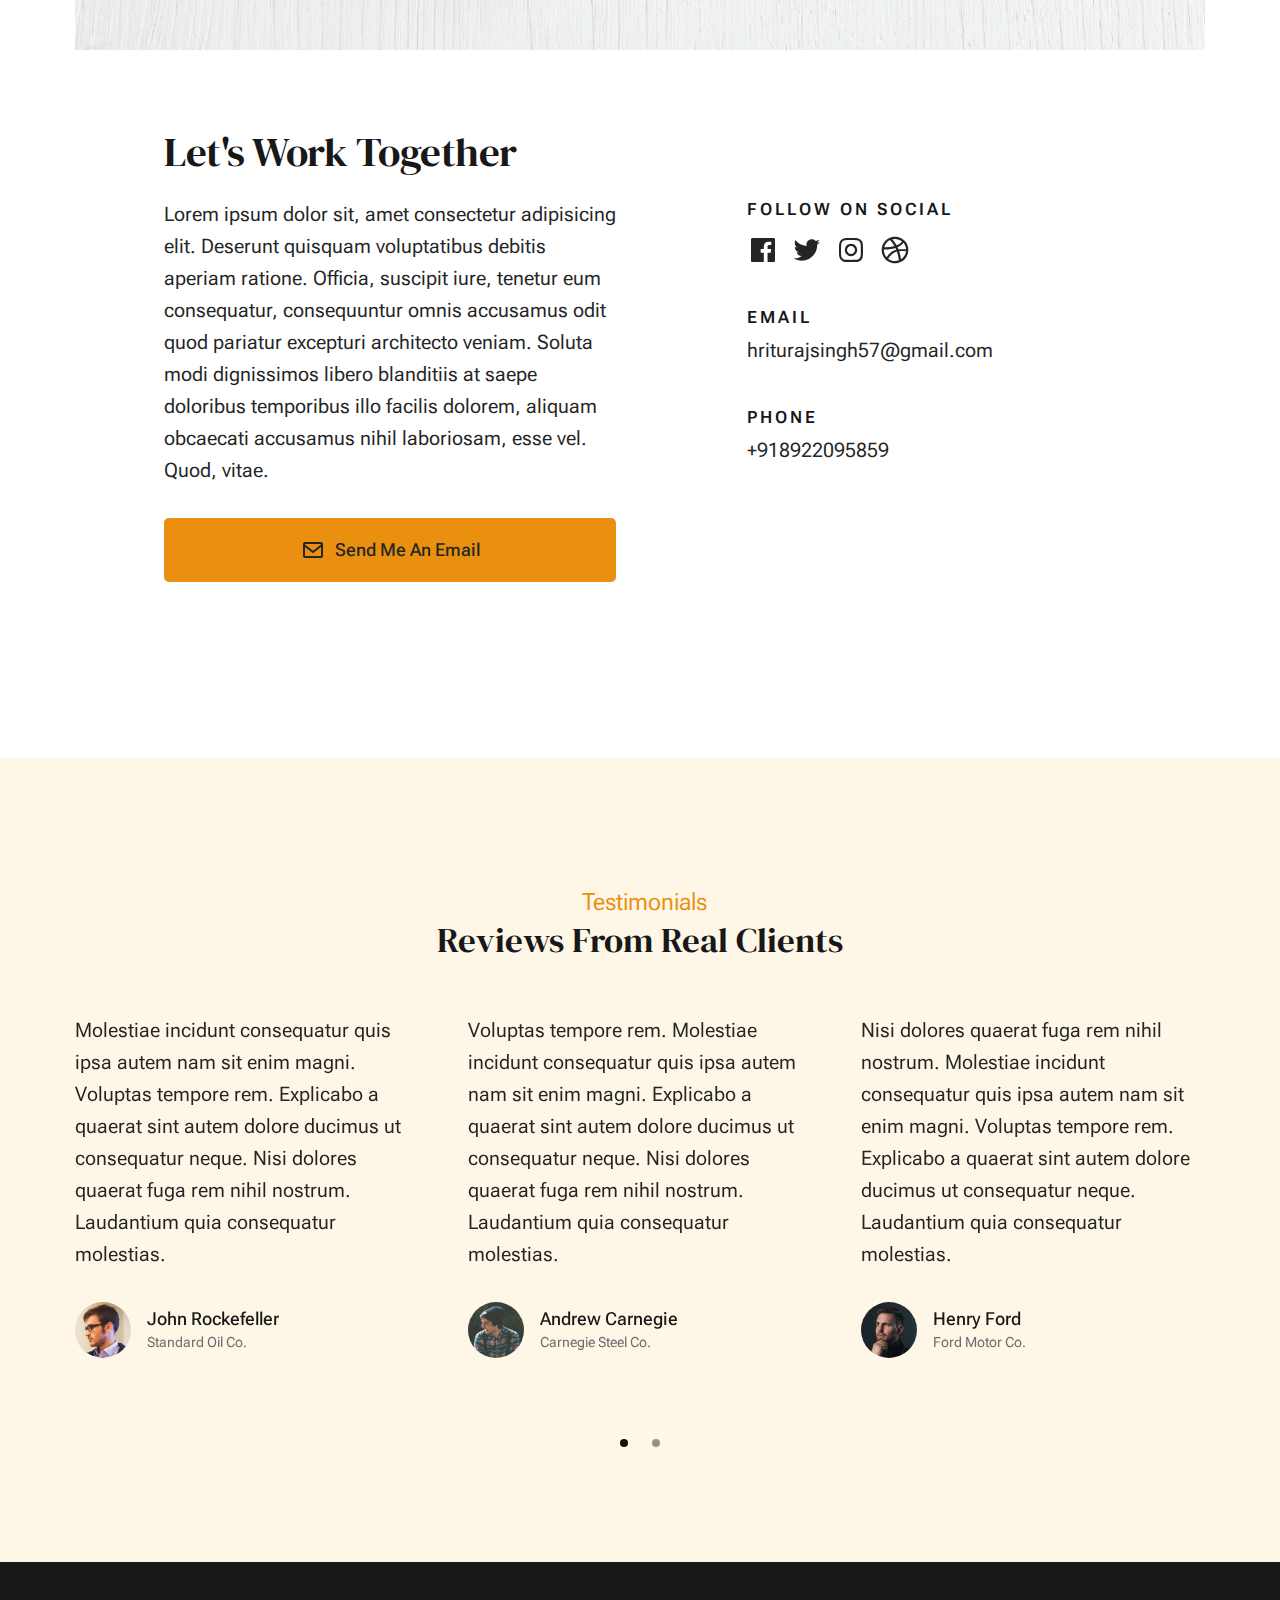
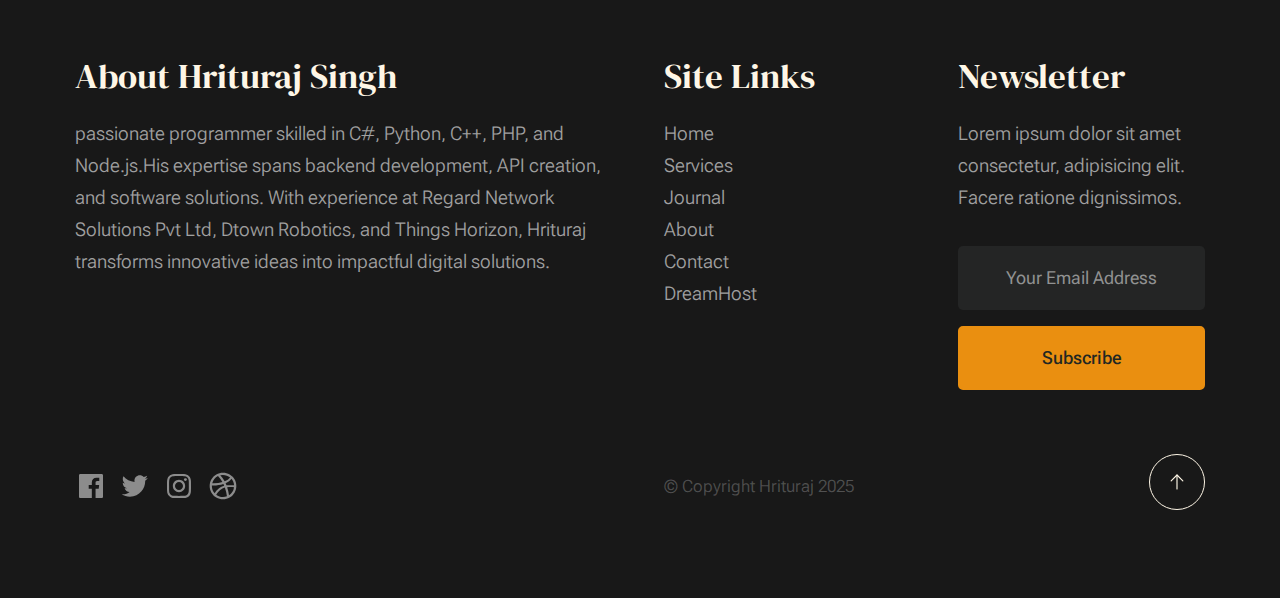
<file: contact.html>
<!DOCTYPE html>
<html lang="en" class="no-js" >
<head>

    <!--- basic page needs
    ================================================== -->
    <meta charset="utf-8">
    <meta name="viewport" content="width=device-width, initial-scale=1">
    <title>Contact - Hrituraj Singh</title>

    <script>
        document.documentElement.classList.remove('no-js');
        document.documentElement.classList.add('js');
    </script>

    <!-- CSS
    ================================================== -->
    <link rel="stylesheet" href="css/vendor.css">
    <link rel="stylesheet" href="css/styles.css">

    <!-- favicons
    ================================================== -->
    <link rel="apple-touch-icon" sizes="180x180" href="apple-touch-icon.png">
    <link rel="icon" type="image/png" sizes="32x32" href="favicon-32x32.png">
    <link rel="icon" type="image/png" sizes="16x16" href="favicon-16x16.png">
    <link rel="manifest" href="site.webmanifest">

</head>


<body id="top">


    <!-- preloader
    ================================================== -->
    <div id="preloader">
        <div id="loader" class="dots-fade">
            <div></div>
            <div></div>
            <div></div>
        </div>
    </div>


    <!-- page wrap
    ================================================== -->
    <div id="page" class="s-pagewrap">


        <!-- # site header 
        ================================================== -->
        <header class="s-header">
            <div class="row s-header__inner width-sixteen-col">

                <div class="s-header__block">
                    <div class="s-header__logo">
                        <a class="logo" href="index.html">
                            <img src="images/logo.svg" alt="Homepage">
                        </a>
                    </div>

                    <a class="s-header__menu-toggle" href="#0"><span>Menu</span></a>
                </div> <!-- end s-header__block -->

                <nav class="s-header__nav">
    
                    <ul class="s-header__menu-links">
                        <li><a href="about.html">About</a></li>
                        <li><a href="services.html">Services</a></li>
                        <li><a href="blog.html">Journal</a></li>
                        <li class="current"><a href="contact.html">Contact</a></li>
                    </ul> <!-- s-header__menu-links -->

                    <div class="s-header__contact">
                        <a href="contact.html" class="btn btn--primary s-header__contact-btn">Let's Work Together</a>                        
                    </div> <!-- s-header__contact -->
    
                </nav> <!-- end s-header__nav -->

            </div> <!-- end s-header__inner -->
        </header> <!-- end s-header -->


        <!-- # site main content
        ================================================== -->
        <section id="content" class="s-content">

               <section class="s-pageheader pageheader">
                    <div class="row">
                        <div class="column xl-12">
                            <h1 class="page-title">
                                <span class="page-title__small-type text-pretitle">Contact</span>
                                Get In Touch
                            </h1>                            
                        </div>
                    </div>
               </section> <!--pageheader -->  

               <section class="s-pagecontent pagecontent">

                    <div class="row pageintro">
                        <div class="column xl-6 lg-12">
                            <h2 class="text-display-title">Let's take your business to the next level.</h2>
                        </div>
                        <div class="column xl-6 lg-12 u-flexitem-x-right">
                            <p class="lead">
                            Lorem ipsum dolor sit amet consectetur, adipisicing elit. Alias eos quas blanditiis, quos sint nostrum fugit aperiam 
                            inventore optio itaque molestias corporis, ipsa tenetur eligendi nihil iste porro, natus culpa consequuntur. Maxime, 
                            corporis tempore. Sed tenetur veritatis velit recusandae eum, molestiae voluptate ducimus laudantium esse illo. 
                            </p>
                        </div>                       
                    </div> <!-- pageintro -->   
                    
                    <div class="row pagemedia">
                        <d class="column xl-12">
                            <figure class="page-media">                                
                                <img src="images/thumbs/contact/contact-1200.jpg" 
                                     srcset="images/thumbs/contact/contact-2400.jpg 2400w, 
                                             images/thumbs/contact/contact-1200.jpg 1200w, 
                                             images/thumbs/contact/contact-600.jpg 600w" sizes="(max-width: 2400px) 100vw, 2400px" alt="">
                            </figure>
                        </d>
                    </div> <!-- pagemedia --> 

                    <div class="row width-narrower pagemain">
                        <div class="column xl-12">
                            <h2>Let's Work Together</h2>

                            <div class="row">
                                <div class="column xl-6 md-12 contact-cta">     
                                    <p>
                                    Lorem ipsum dolor sit, amet consectetur adipisicing elit. Deserunt quisquam voluptatibus debitis aperiam ratione. Officia, 
                                    suscipit iure, tenetur eum consequatur, consequuntur omnis accusamus odit quod pariatur excepturi architecto veniam. Soluta 
                                    modi dignissimos libero blanditiis at saepe doloribus temporibus illo facilis dolorem, aliquam obcaecati accusamus nihil 
                                    laboriosam, esse vel. Quod, vitae.
                                    </p>
        
                                    <a href="mailto:hriturajsingh57@gmail.com" class="btn btn--primary u-fullwidth contact-btn">
                                        <svg xmlns="http://www.w3.org/2000/svg" width="24" height="24" viewBox="0 0 24 24" style="fill: rgba(0, 0, 0, 1);">
                                            <path d="M20 4H4c-1.103 0-2 .897-2 2v12c0 1.103.897 2 2 2h16c1.103 0 2-.897 2-2V6c0-1.103-.897-2-2-2zm0 2v.511l-8 6.223-8-6.222V6h16zM4 18V9.044l7.386 5.745a.994.994 0 0 0 1.228 0L20 9.044 20.002 18H4z"></path>
                                        </svg>
                                        Send Me An Email
                                    </a>
                                    
                                </div> 
                                <div class="column xl-5 md-12 u-flexitem-x-right">

                                    <div class="contact-block">
                                        <h6>Follow On Social</h6>
                                        <ul class="contact-social social-list">
                                            <li>
                                                <a href="#0">
                                                    <svg xmlns="http://www.w3.org/2000/svg" width="24" height="24" viewBox="0 0 24 24" style="fill:rgba(0, 0, 0, 1);transform:;-ms-filter:"><path d="M20,3H4C3.447,3,3,3.448,3,4v16c0,0.552,0.447,1,1,1h8.615v-6.96h-2.338v-2.725h2.338v-2c0-2.325,1.42-3.592,3.5-3.592 c0.699-0.002,1.399,0.034,2.095,0.107v2.42h-1.435c-1.128,0-1.348,0.538-1.348,1.325v1.735h2.697l-0.35,2.725h-2.348V21H20 c0.553,0,1-0.448,1-1V4C21,3.448,20.553,3,20,3z"></path></svg>
                                                    <span class="u-screen-reader-text">Facebook</span>
                                                </a>
                                            </li>
                                            <li>
                                                <a href="#0">
                                                    <svg xmlns="http://www.w3.org/2000/svg" width="24" height="24" viewBox="0 0 24 24" style="fill:rgba(0, 0, 0, 1);transform:;-ms-filter:"><path d="M19.633,7.997c0.013,0.175,0.013,0.349,0.013,0.523c0,5.325-4.053,11.461-11.46,11.461c-2.282,0-4.402-0.661-6.186-1.809 c0.324,0.037,0.636,0.05,0.973,0.05c1.883,0,3.616-0.636,5.001-1.721c-1.771-0.037-3.255-1.197-3.767-2.793 c0.249,0.037,0.499,0.062,0.761,0.062c0.361,0,0.724-0.05,1.061-0.137c-1.847-0.374-3.23-1.995-3.23-3.953v-0.05 c0.537,0.299,1.16,0.486,1.82,0.511C3.534,9.419,2.823,8.184,2.823,6.787c0-0.748,0.199-1.434,0.548-2.032 c1.983,2.443,4.964,4.04,8.306,4.215c-0.062-0.3-0.1-0.611-0.1-0.923c0-2.22,1.796-4.028,4.028-4.028 c1.16,0,2.207,0.486,2.943,1.272c0.91-0.175,1.782-0.512,2.556-0.973c-0.299,0.935-0.936,1.721-1.771,2.22 c0.811-0.088,1.597-0.312,2.319-0.624C21.104,6.712,20.419,7.423,19.633,7.997z"></path></svg>
                                                    <span class="u-screen-reader-text">Twitter</span>
                                                </a>
                                            </li>
                                            <li>
                                                <a href="#0">
                                                    <svg xmlns="http://www.w3.org/2000/svg" width="24" height="24" viewBox="0 0 24 24" style="fill:rgba(0, 0, 0, 1);transform:;-ms-filter:"><path d="M11.999,7.377c-2.554,0-4.623,2.07-4.623,4.623c0,2.554,2.069,4.624,4.623,4.624c2.552,0,4.623-2.07,4.623-4.624 C16.622,9.447,14.551,7.377,11.999,7.377L11.999,7.377z M11.999,15.004c-1.659,0-3.004-1.345-3.004-3.003 c0-1.659,1.345-3.003,3.004-3.003s3.002,1.344,3.002,3.003C15.001,13.659,13.658,15.004,11.999,15.004L11.999,15.004z"></path><circle cx="16.806" cy="7.207" r="1.078"></circle><path d="M20.533,6.111c-0.469-1.209-1.424-2.165-2.633-2.632c-0.699-0.263-1.438-0.404-2.186-0.42 c-0.963-0.042-1.268-0.054-3.71-0.054s-2.755,0-3.71,0.054C7.548,3.074,6.809,3.215,6.11,3.479C4.9,3.946,3.945,4.902,3.477,6.111 c-0.263,0.7-0.404,1.438-0.419,2.186c-0.043,0.962-0.056,1.267-0.056,3.71c0,2.442,0,2.753,0.056,3.71 c0.015,0.748,0.156,1.486,0.419,2.187c0.469,1.208,1.424,2.164,2.634,2.632c0.696,0.272,1.435,0.426,2.185,0.45 c0.963,0.042,1.268,0.055,3.71,0.055s2.755,0,3.71-0.055c0.747-0.015,1.486-0.157,2.186-0.419c1.209-0.469,2.164-1.424,2.633-2.633 c0.263-0.7,0.404-1.438,0.419-2.186c0.043-0.962,0.056-1.267,0.056-3.71s0-2.753-0.056-3.71C20.941,7.57,20.801,6.819,20.533,6.111z M19.315,15.643c-0.007,0.576-0.111,1.147-0.311,1.688c-0.305,0.787-0.926,1.409-1.712,1.711c-0.535,0.199-1.099,0.303-1.67,0.311 c-0.95,0.044-1.218,0.055-3.654,0.055c-2.438,0-2.687,0-3.655-0.055c-0.569-0.007-1.135-0.112-1.669-0.311 c-0.789-0.301-1.414-0.923-1.719-1.711c-0.196-0.534-0.302-1.099-0.311-1.669c-0.043-0.95-0.053-1.218-0.053-3.654 c0-2.437,0-2.686,0.053-3.655c0.007-0.576,0.111-1.146,0.311-1.687c0.305-0.789,0.93-1.41,1.719-1.712 c0.534-0.198,1.1-0.303,1.669-0.311c0.951-0.043,1.218-0.055,3.655-0.055c2.437,0,2.687,0,3.654,0.055 c0.571,0.007,1.135,0.112,1.67,0.311c0.786,0.303,1.407,0.925,1.712,1.712c0.196,0.534,0.302,1.099,0.311,1.669 c0.043,0.951,0.054,1.218,0.054,3.655c0,2.436,0,2.698-0.043,3.654H19.315z"></path></svg>
                                                    <span class="u-screen-reader-text">Instagram</span>
                                                </a>
                                            </li>
                                            <li>
                                                <a href="#0">
                                                    <svg xmlns="http://www.w3.org/2000/svg" width="24" height="24" viewBox="0 0 24 24" style="fill: rgba(0, 0, 0, 1);transform: ;msFilter:;"><path d="M20.66 6.98a9.932 9.932 0 0 0-3.641-3.64C15.486 2.447 13.813 2 12 2s-3.486.447-5.02 1.34c-1.533.893-2.747 2.107-3.64 3.64S2 10.187 2 12s.446 3.487 1.34 5.02a9.924 9.924 0 0 0 3.641 3.64C8.514 21.553 10.187 22 12 22s3.486-.447 5.02-1.34a9.932 9.932 0 0 0 3.641-3.64C21.554 15.487 22 13.813 22 12s-.446-3.487-1.34-5.02zM12 3.66c2 0 3.772.64 5.32 1.919-.92 1.174-2.286 2.14-4.1 2.9-1.002-1.813-2.088-3.327-3.261-4.54A7.715 7.715 0 0 1 12 3.66zM5.51 6.8a8.116 8.116 0 0 1 2.711-2.22c1.212 1.201 2.325 2.7 3.34 4.5-2 .6-4.114.9-6.341.9-.573 0-1.006-.013-1.3-.04A8.549 8.549 0 0 1 5.51 6.8zM3.66 12c0-.054.003-.12.01-.2.007-.08.01-.146.01-.2.254.014.641.02 1.161.02 2.666 0 5.146-.367 7.439-1.1.187.373.381.793.58 1.26-1.32.293-2.674 1.006-4.061 2.14S6.4 16.247 5.76 17.5c-1.4-1.587-2.1-3.42-2.1-5.5zM12 20.34c-1.894 0-3.594-.587-5.101-1.759.601-1.187 1.524-2.322 2.771-3.401 1.246-1.08 2.483-1.753 3.71-2.02a29.441 29.441 0 0 1 1.56 6.62 8.166 8.166 0 0 1-2.94.56zm7.08-3.96a8.351 8.351 0 0 1-2.58 2.621c-.24-2.08-.7-4.107-1.379-6.081.932-.066 1.765-.1 2.5-.1.799 0 1.686.034 2.659.1a8.098 8.098 0 0 1-1.2 3.46zm-1.24-5c-1.16 0-2.233.047-3.22.14a27.053 27.053 0 0 0-.68-1.62c2.066-.906 3.532-2.006 4.399-3.3 1.2 1.414 1.854 3.027 1.96 4.84-.812-.04-1.632-.06-2.459-.06z"></path></svg>
                                                    <span class="u-screen-reader-text">Dribbble</span>
                                                </a>
                                            </li>
                                        </ul> <!-- end s-footer__social -->
                                    </div>

                                    <div class="contact-block">
                                        <h6>Email</h6>
                                        <a href="mailto:hriturajsingh57@gmail.com">hriturajsingh57@gmail.com</a>
                                    </div>

                                    <div class="contact-block">
                                        <h6>Phone</h6>
                                        <ul class="contact-list">
                                            <li><a href="tel:918922095859">+918922095859</a></li>
                                        </ul>
                                    </div>

                                </div>
                            </div>
                        </div>                        
                    </div> <!-- end pagemain -->

               </section> <!-- pagecontent -->

               <section class="s-testimonials">

                    <div class="s-testimonials__header row row-x-center text-center">
                        <div class="column xl-8 lg-12">
        
                            <p class="text-pretitle">
                            Testimonials
                            </p>
                            <h3>
                            Reviews From Real Clients
                            </h3>                        
        
                        </div>
                    </div> <!--end s-testimonials__header -->

                    <div class="row s-testimonials__content">
                        <div class="column xl-12 testimonials">

                            <div class="swiper-container testimonials__slider page-slider">

                                <div class="swiper-wrapper">
                                    <div class="testimonials__slide swiper-slide">
                                        <p>
                                        Molestiae incidunt consequatur quis ipsa autem nam sit enim magni. Voluptas tempore rem. 
                                        Explicabo a quaerat sint autem dolore ducimus ut consequatur neque. Nisi dolores quaerat fuga rem nihil nostrum.
                                        Laudantium quia consequatur molestias.
                                        </p>
                                        <div class="testimonials__author">
                                            <img src="images/avatars/user-01.jpg" alt="Author image" class="testimonials__avatar">
                                            <cite class="testimonials__cite">
                                                <strong>John Rockefeller</strong>
                                                <span>Standard Oil Co.</span>
                                            </cite>
                                        </div>
                                    </div>
                                    <div class="testimonials__slide swiper-slide">
                                        <p>
                                        Voluptas tempore rem. Molestiae incidunt consequatur quis ipsa autem nam sit enim magni. 
                                        Explicabo a quaerat sint autem dolore ducimus ut consequatur neque. Nisi dolores quaerat fuga rem nihil nostrum.
                                        Laudantium quia consequatur molestias.
                                        </p>
                                        <div class="testimonials__author">
                                            <img src="images/avatars/user-04.jpg" alt="Author image" class="testimonials__avatar">
                                            <cite class="testimonials__cite">
                                                <strong>Andrew Carnegie</strong>
                                                <span>Carnegie Steel Co.</span>
                                            </cite>
                                        </div>
                                    </div>
                                    <div class="testimonials__slide swiper-slide">
                                        <p>
                                        Nisi dolores quaerat fuga rem nihil nostrum. Molestiae incidunt consequatur quis ipsa autem nam sit enim magni. 
                                        Voluptas tempore rem. Explicabo a quaerat sint autem dolore ducimus ut consequatur neque. 
                                        Laudantium quia consequatur molestias.
                                        </p>
                                        <div class="testimonials__author">
                                            <img src="images/avatars/user-06.jpg" alt="Author image" class="testimonials__avatar">
                                            <cite class="testimonials__cite">
                                                <strong>Henry Ford</strong>
                                                <span>Ford Motor Co.</span>
                                            </cite>
                                        </div>
                                    </div>
                                    <div class="testimonials__slide swiper-slide">
                                        <p>
                                        Molestiae incidunt consequatur quis ipsa autem nam sit enim magni. Voluptas tempore rem. 
                                        Explicabo a quaerat sint autem dolore ducimus ut consequatur neque. Nisi dolores quaerat fuga rem nihil nostrum.
                                        Laudantium quia consequatur molestias.
                                        </p>
                                        <div class="testimonials__author">
                                            <img src="images/avatars/user-02.jpg" alt="Author image" class="testimonials__avatar">
                                            <cite class="testimonials__cite">
                                                <strong>John Morgan</strong>
                                                <span>JP Morgan & Co.</span>
                                            </cite>
                                        </div>
                                    </div> 
                                </div> <!-- end swiper-wrapper --> 

                                <div class="swiper-pagination"></div>

                            </div> <!--end testimonials__slider --> 

                        </div> <!-- testimonials -->
                    </div> <!--end s-testimonials__content -->

               </section> <!-- end s-testimonials -->

        </section> <!-- s-content-->

        <!-- # footer 
        ================================================== -->
        <footer class="s-footer">
            <div class="row s-footer__content">
                <div class="column xl-6 lg-6 md-12 s-footer__block s-footer__about">                    
                    <h3>About Hrituraj Singh</h3>
                    <p>
                        passionate programmer skilled in C#, Python, C++, PHP, and Node.js.His expertise spans backend development, API creation, and software solutions. With experience at Regard Network Solutions Pvt Ltd, Dtown Robotics, and Things Horizon, Hrituraj transforms innovative ideas into impactful digital solutions.
                    </p>               
                </div>                
                <div class="column xl-3 lg-6 md-12 s-footer__block s-footer__site-links">
                    <h3>Site Links</h3>
                    <ul class="link-list">
                        <li><a href="index.html">Home</a></li>
                        <li><a href="services.html">Services</a></li>
                        <li><a href="blog.html">Journal</a></li>
                        <li><a href="about.html">About</a></li>
                        <li><a href="contact.html">Contact</a></li>
                        <li><a href="https://www.dreamhost.com/r.cgi?287326">DreamHost</a></li>
                    </ul>
                </div>
                <div class="column xl-3 lg-6 md-12 tab-12 s-footer__block s-footer__newsletter">
                    <h3>Newsletter</h3>

                    <p>
                    Lorem ipsum dolor sit amet consectetur, adipisicing elit. Facere ratione dignissimos.
                    </p>

                    <div class="subscribe-form">
                        <form id="mc-form" class="mc-form">
                            <input type="email" name="EMAIL" id="mce-EMAIL" class="u-fullwidth text-center" placeholder="Your Email Address" title="The domain portion of the email address is invalid (the portion after the @)." pattern="^([^\x00-\x20\x22\x28\x29\x2c\x2e\x3a-\x3c\x3e\x40\x5b-\x5d\x7f-\xff]+|\x22([^\x0d\x22\x5c\x80-\xff]|\x5c[\x00-\x7f])*\x22)(\x2e([^\x00-\x20\x22\x28\x29\x2c\x2e\x3a-\x3c\x3e\x40\x5b-\x5d\x7f-\xff]+|\x22([^\x0d\x22\x5c\x80-\xff]|\x5c[\x00-\x7f])*\x22))*\x40([^\x00-\x20\x22\x28\x29\x2c\x2e\x3a-\x3c\x3e\x40\x5b-\x5d\x7f-\xff]+|\x5b([^\x0d\x5b-\x5d\x80-\xff]|\x5c[\x00-\x7f])*\x5d)(\x2e([^\x00-\x20\x22\x28\x29\x2c\x2e\x3a-\x3c\x3e\x40\x5b-\x5d\x7f-\xff]+|\x5b([^\x0d\x5b-\x5d\x80-\xff]|\x5c[\x00-\x7f])*\x5d))*(\.\w{2,})+$" required>
                            <input type="submit" name="subscribe" value="Subscribe" class="btn btn--primary btn--small u-fullwidth">
                            <!-- <div style="position: absolute; left: -5000px;" aria-hidden="true"><input type="text" name="b_cdb7b577e41181934ed6a6a44_9a91cfe7b3" tabindex="-1" value=""></div> -->
                            <div class="mc-status"></div>
                        </form>
                    </div>
                </div>
            </div>    
            
            <div class="row s-footer__bottom">
                <div class="column xl-6 lg-12">
                    <ul class="s-footer__social social-list">
                        <li>
                            <a href="#0">
                                <svg xmlns="http://www.w3.org/2000/svg" width="24" height="24" viewBox="0 0 24 24" style="fill:rgba(0, 0, 0, 1);transform:;-ms-filter:"><path d="M20,3H4C3.447,3,3,3.448,3,4v16c0,0.552,0.447,1,1,1h8.615v-6.96h-2.338v-2.725h2.338v-2c0-2.325,1.42-3.592,3.5-3.592 c0.699-0.002,1.399,0.034,2.095,0.107v2.42h-1.435c-1.128,0-1.348,0.538-1.348,1.325v1.735h2.697l-0.35,2.725h-2.348V21H20 c0.553,0,1-0.448,1-1V4C21,3.448,20.553,3,20,3z"></path></svg>
                                <span class="u-screen-reader-text">Facebook</span>
                            </a>
                        </li>
                        <li>
                            <a href="#0">
                                <svg xmlns="http://www.w3.org/2000/svg" width="24" height="24" viewBox="0 0 24 24" style="fill:rgba(0, 0, 0, 1);transform:;-ms-filter:"><path d="M19.633,7.997c0.013,0.175,0.013,0.349,0.013,0.523c0,5.325-4.053,11.461-11.46,11.461c-2.282,0-4.402-0.661-6.186-1.809 c0.324,0.037,0.636,0.05,0.973,0.05c1.883,0,3.616-0.636,5.001-1.721c-1.771-0.037-3.255-1.197-3.767-2.793 c0.249,0.037,0.499,0.062,0.761,0.062c0.361,0,0.724-0.05,1.061-0.137c-1.847-0.374-3.23-1.995-3.23-3.953v-0.05 c0.537,0.299,1.16,0.486,1.82,0.511C3.534,9.419,2.823,8.184,2.823,6.787c0-0.748,0.199-1.434,0.548-2.032 c1.983,2.443,4.964,4.04,8.306,4.215c-0.062-0.3-0.1-0.611-0.1-0.923c0-2.22,1.796-4.028,4.028-4.028 c1.16,0,2.207,0.486,2.943,1.272c0.91-0.175,1.782-0.512,2.556-0.973c-0.299,0.935-0.936,1.721-1.771,2.22 c0.811-0.088,1.597-0.312,2.319-0.624C21.104,6.712,20.419,7.423,19.633,7.997z"></path></svg>
                                <span class="u-screen-reader-text">Twitter</span>
                            </a>
                        </li>
                        <li>
                            <a href="#0">
                                <svg xmlns="http://www.w3.org/2000/svg" width="24" height="24" viewBox="0 0 24 24" style="fill:rgba(0, 0, 0, 1);transform:;-ms-filter:"><path d="M11.999,7.377c-2.554,0-4.623,2.07-4.623,4.623c0,2.554,2.069,4.624,4.623,4.624c2.552,0,4.623-2.07,4.623-4.624 C16.622,9.447,14.551,7.377,11.999,7.377L11.999,7.377z M11.999,15.004c-1.659,0-3.004-1.345-3.004-3.003 c0-1.659,1.345-3.003,3.004-3.003s3.002,1.344,3.002,3.003C15.001,13.659,13.658,15.004,11.999,15.004L11.999,15.004z"></path><circle cx="16.806" cy="7.207" r="1.078"></circle><path d="M20.533,6.111c-0.469-1.209-1.424-2.165-2.633-2.632c-0.699-0.263-1.438-0.404-2.186-0.42 c-0.963-0.042-1.268-0.054-3.71-0.054s-2.755,0-3.71,0.054C7.548,3.074,6.809,3.215,6.11,3.479C4.9,3.946,3.945,4.902,3.477,6.111 c-0.263,0.7-0.404,1.438-0.419,2.186c-0.043,0.962-0.056,1.267-0.056,3.71c0,2.442,0,2.753,0.056,3.71 c0.015,0.748,0.156,1.486,0.419,2.187c0.469,1.208,1.424,2.164,2.634,2.632c0.696,0.272,1.435,0.426,2.185,0.45 c0.963,0.042,1.268,0.055,3.71,0.055s2.755,0,3.71-0.055c0.747-0.015,1.486-0.157,2.186-0.419c1.209-0.469,2.164-1.424,2.633-2.633 c0.263-0.7,0.404-1.438,0.419-2.186c0.043-0.962,0.056-1.267,0.056-3.71s0-2.753-0.056-3.71C20.941,7.57,20.801,6.819,20.533,6.111z M19.315,15.643c-0.007,0.576-0.111,1.147-0.311,1.688c-0.305,0.787-0.926,1.409-1.712,1.711c-0.535,0.199-1.099,0.303-1.67,0.311 c-0.95,0.044-1.218,0.055-3.654,0.055c-2.438,0-2.687,0-3.655-0.055c-0.569-0.007-1.135-0.112-1.669-0.311 c-0.789-0.301-1.414-0.923-1.719-1.711c-0.196-0.534-0.302-1.099-0.311-1.669c-0.043-0.95-0.053-1.218-0.053-3.654 c0-2.437,0-2.686,0.053-3.655c0.007-0.576,0.111-1.146,0.311-1.687c0.305-0.789,0.93-1.41,1.719-1.712 c0.534-0.198,1.1-0.303,1.669-0.311c0.951-0.043,1.218-0.055,3.655-0.055c2.437,0,2.687,0,3.654,0.055 c0.571,0.007,1.135,0.112,1.67,0.311c0.786,0.303,1.407,0.925,1.712,1.712c0.196,0.534,0.302,1.099,0.311,1.669 c0.043,0.951,0.054,1.218,0.054,3.655c0,2.436,0,2.698-0.043,3.654H19.315z"></path></svg>
                                <span class="u-screen-reader-text">Instagram</span>
                            </a>
                        </li>
                        <li>
                            <a href="#0">
                                <svg xmlns="http://www.w3.org/2000/svg" width="24" height="24" viewBox="0 0 24 24" style="fill: rgba(0, 0, 0, 1);transform: ;msFilter:;"><path d="M20.66 6.98a9.932 9.932 0 0 0-3.641-3.64C15.486 2.447 13.813 2 12 2s-3.486.447-5.02 1.34c-1.533.893-2.747 2.107-3.64 3.64S2 10.187 2 12s.446 3.487 1.34 5.02a9.924 9.924 0 0 0 3.641 3.64C8.514 21.553 10.187 22 12 22s3.486-.447 5.02-1.34a9.932 9.932 0 0 0 3.641-3.64C21.554 15.487 22 13.813 22 12s-.446-3.487-1.34-5.02zM12 3.66c2 0 3.772.64 5.32 1.919-.92 1.174-2.286 2.14-4.1 2.9-1.002-1.813-2.088-3.327-3.261-4.54A7.715 7.715 0 0 1 12 3.66zM5.51 6.8a8.116 8.116 0 0 1 2.711-2.22c1.212 1.201 2.325 2.7 3.34 4.5-2 .6-4.114.9-6.341.9-.573 0-1.006-.013-1.3-.04A8.549 8.549 0 0 1 5.51 6.8zM3.66 12c0-.054.003-.12.01-.2.007-.08.01-.146.01-.2.254.014.641.02 1.161.02 2.666 0 5.146-.367 7.439-1.1.187.373.381.793.58 1.26-1.32.293-2.674 1.006-4.061 2.14S6.4 16.247 5.76 17.5c-1.4-1.587-2.1-3.42-2.1-5.5zM12 20.34c-1.894 0-3.594-.587-5.101-1.759.601-1.187 1.524-2.322 2.771-3.401 1.246-1.08 2.483-1.753 3.71-2.02a29.441 29.441 0 0 1 1.56 6.62 8.166 8.166 0 0 1-2.94.56zm7.08-3.96a8.351 8.351 0 0 1-2.58 2.621c-.24-2.08-.7-4.107-1.379-6.081.932-.066 1.765-.1 2.5-.1.799 0 1.686.034 2.659.1a8.098 8.098 0 0 1-1.2 3.46zm-1.24-5c-1.16 0-2.233.047-3.22.14a27.053 27.053 0 0 0-.68-1.62c2.066-.906 3.532-2.006 4.399-3.3 1.2 1.414 1.854 3.027 1.96 4.84-.812-.04-1.632-.06-2.459-.06z"></path></svg>
                                <span class="u-screen-reader-text">Dribbble</span>
                            </a>
                        </li>
                    </ul> <!-- end s-footer__social -->
                </div>
                <div class="column xl-6 lg-12">
                    <p class="ss-copyright">
                        <span>© Copyright Hrituraj 2025</span> 
                    </p>
                </div>

                <div class="ss-go-top">
                    <a class="smoothscroll" title="Back to Top" href="#top">
                        <svg xmlns="http://www.w3.org/2000/svg" viewBox="0 0 24 24" width="36" height="36" fill="none" stroke="#ffffff" stroke-width="1" stroke-linecap="round" stroke-linejoin="round">&lt;!--!  Atomicons Free 1.00 by @atisalab License - https://atomicons.com/license/ (Icons: CC BY 4.0) Copyright 2021 Atomicons --&gt;<polyline points="17 11 12 6 7 11"></polyline><line x1="12" y1="18" x2="12" y2="6"></line></svg>
                    </a>
                </div> <!-- end ss-go-top -->
            </div>
            
        </footer> <!-- end s-footer -->

    </div> <!-- end page-wrap -->

    <!-- Java Script
    ================================================== -->
    <script src="js/plugins.js"></script>
    <script src="js/main.js"></script>

</body>
</html>
</file>
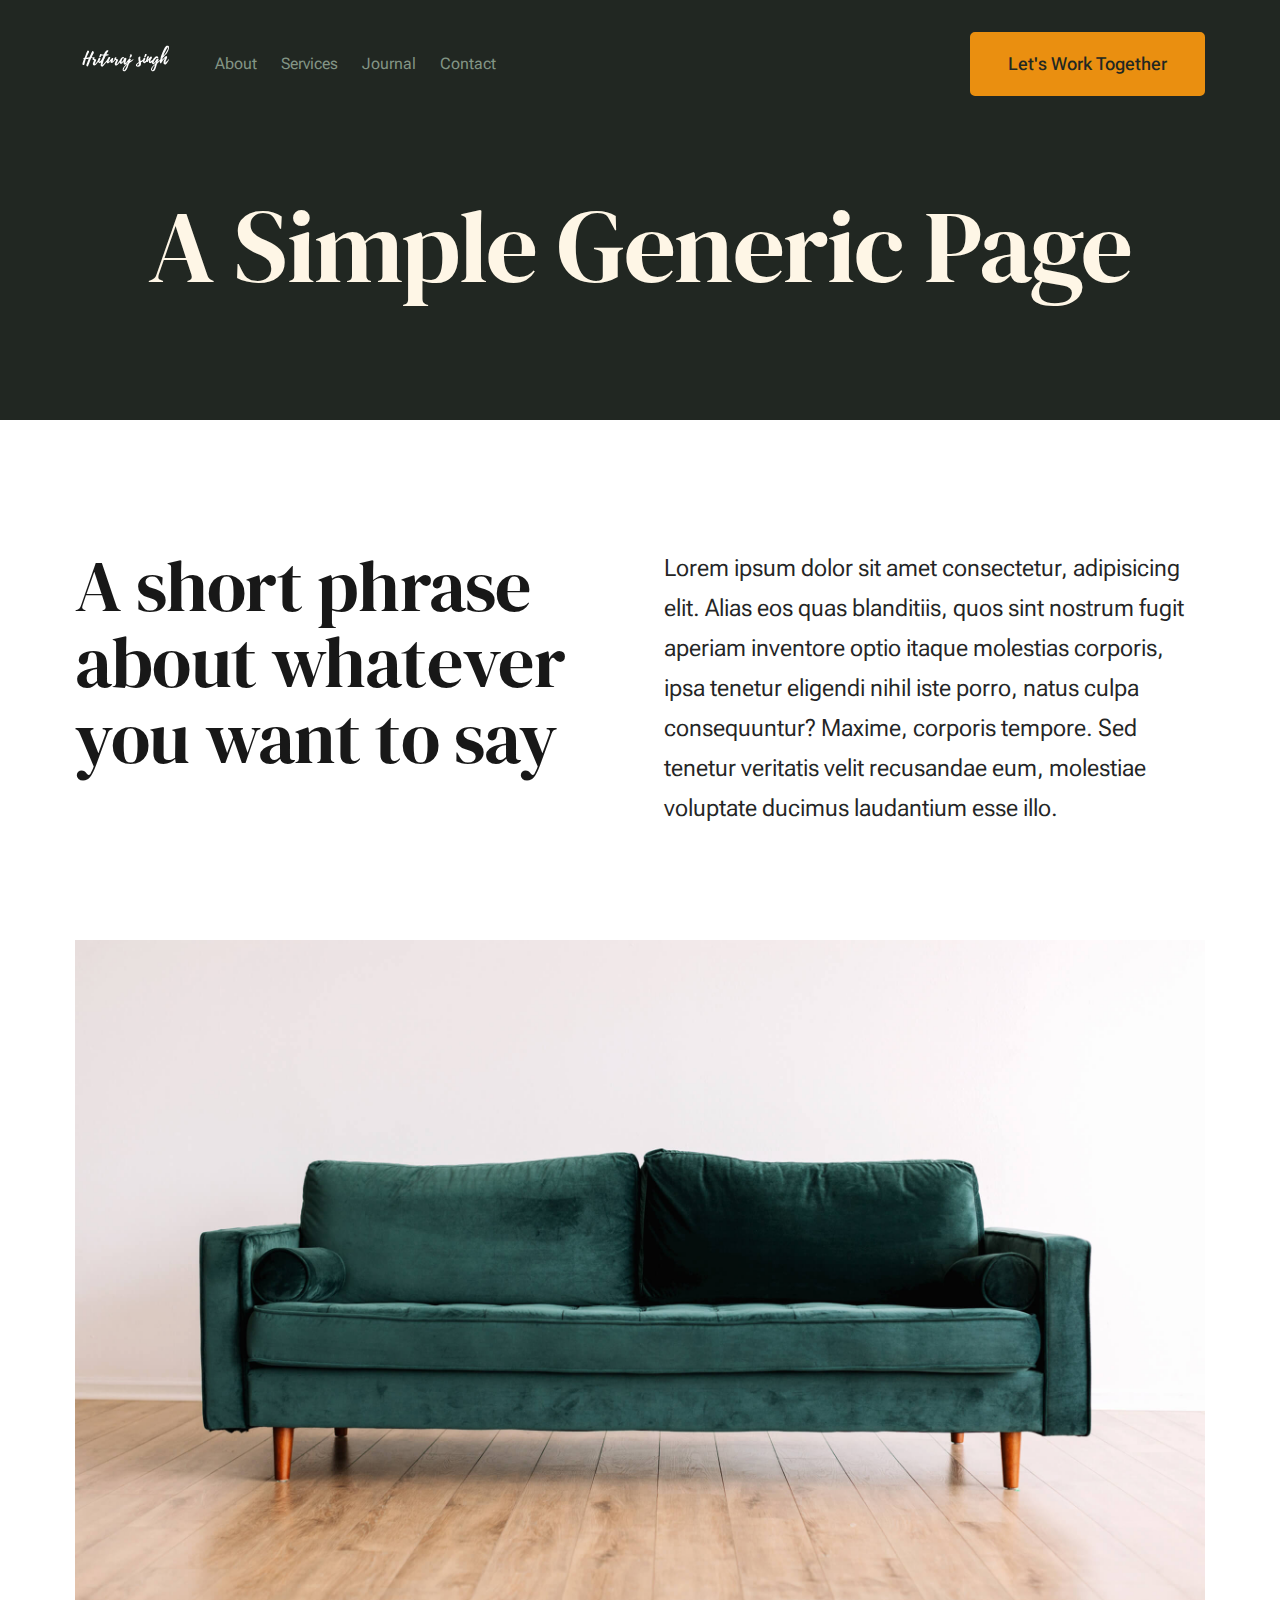
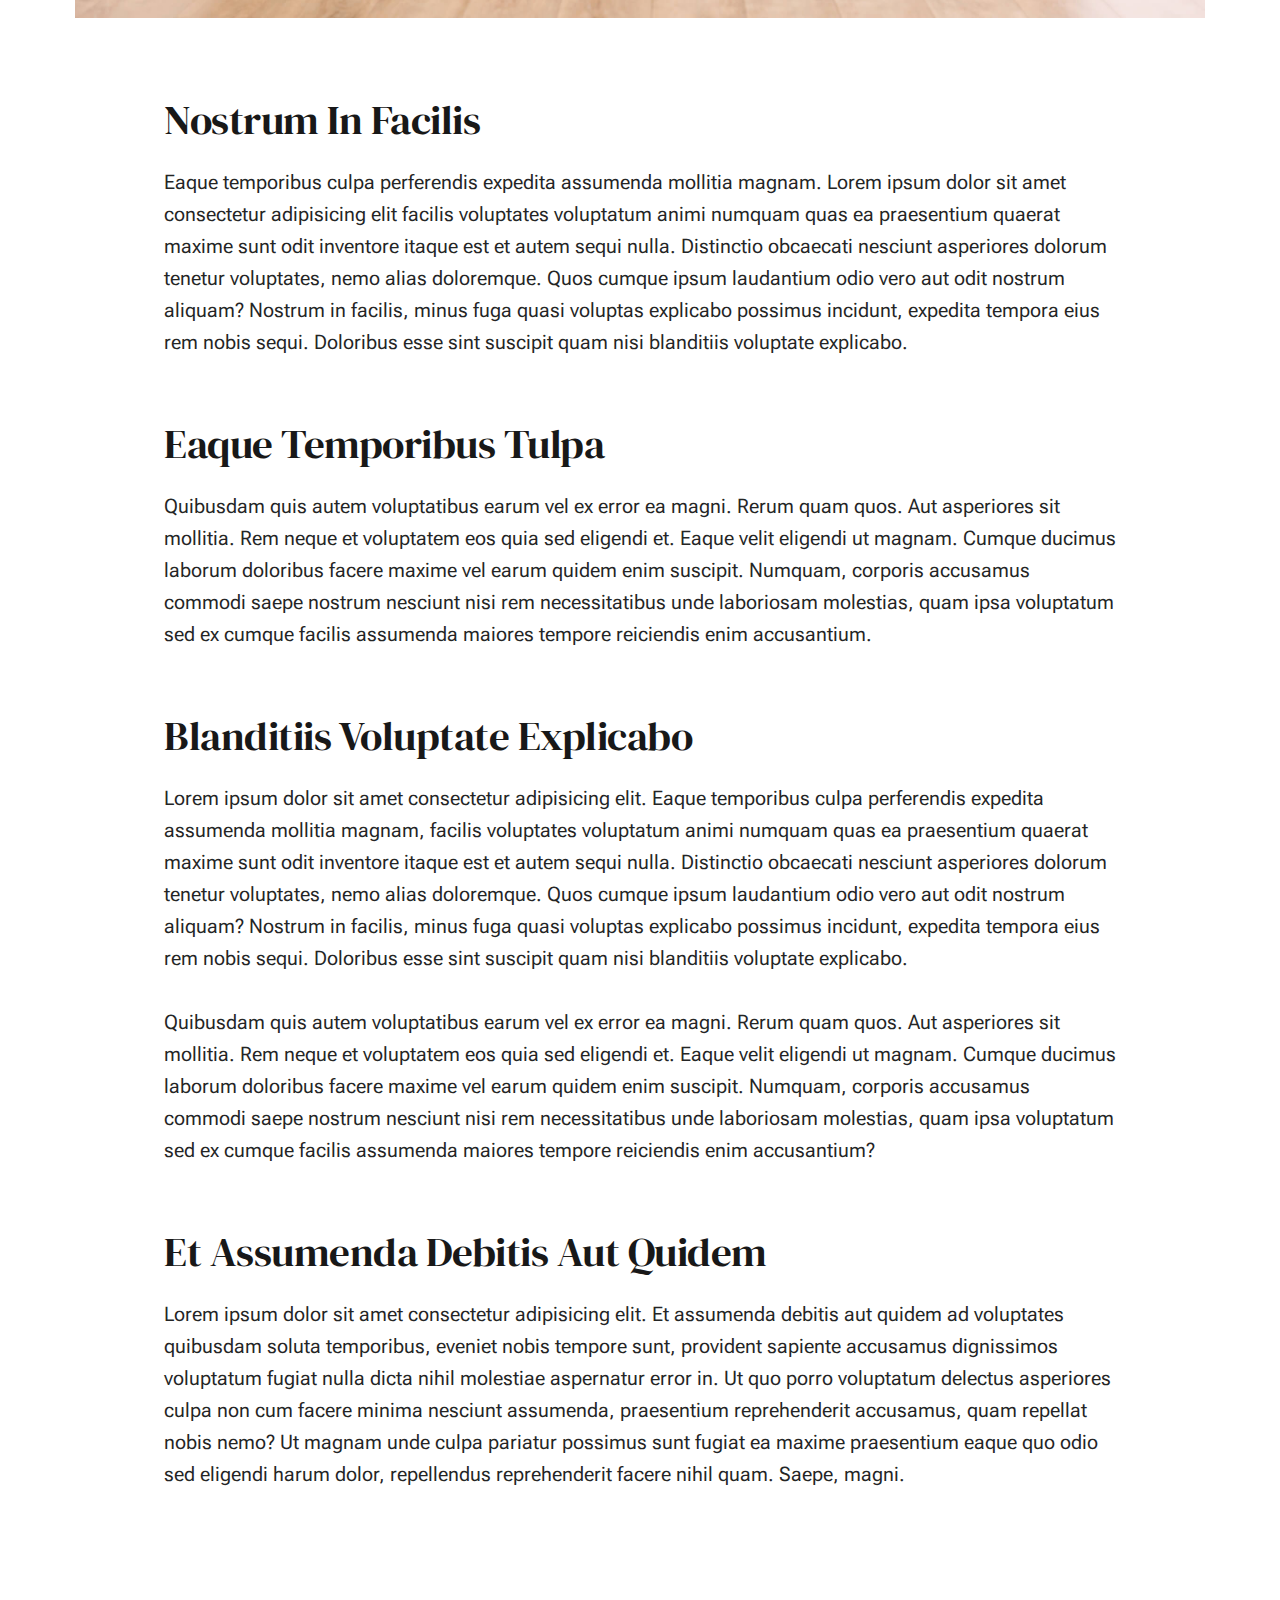
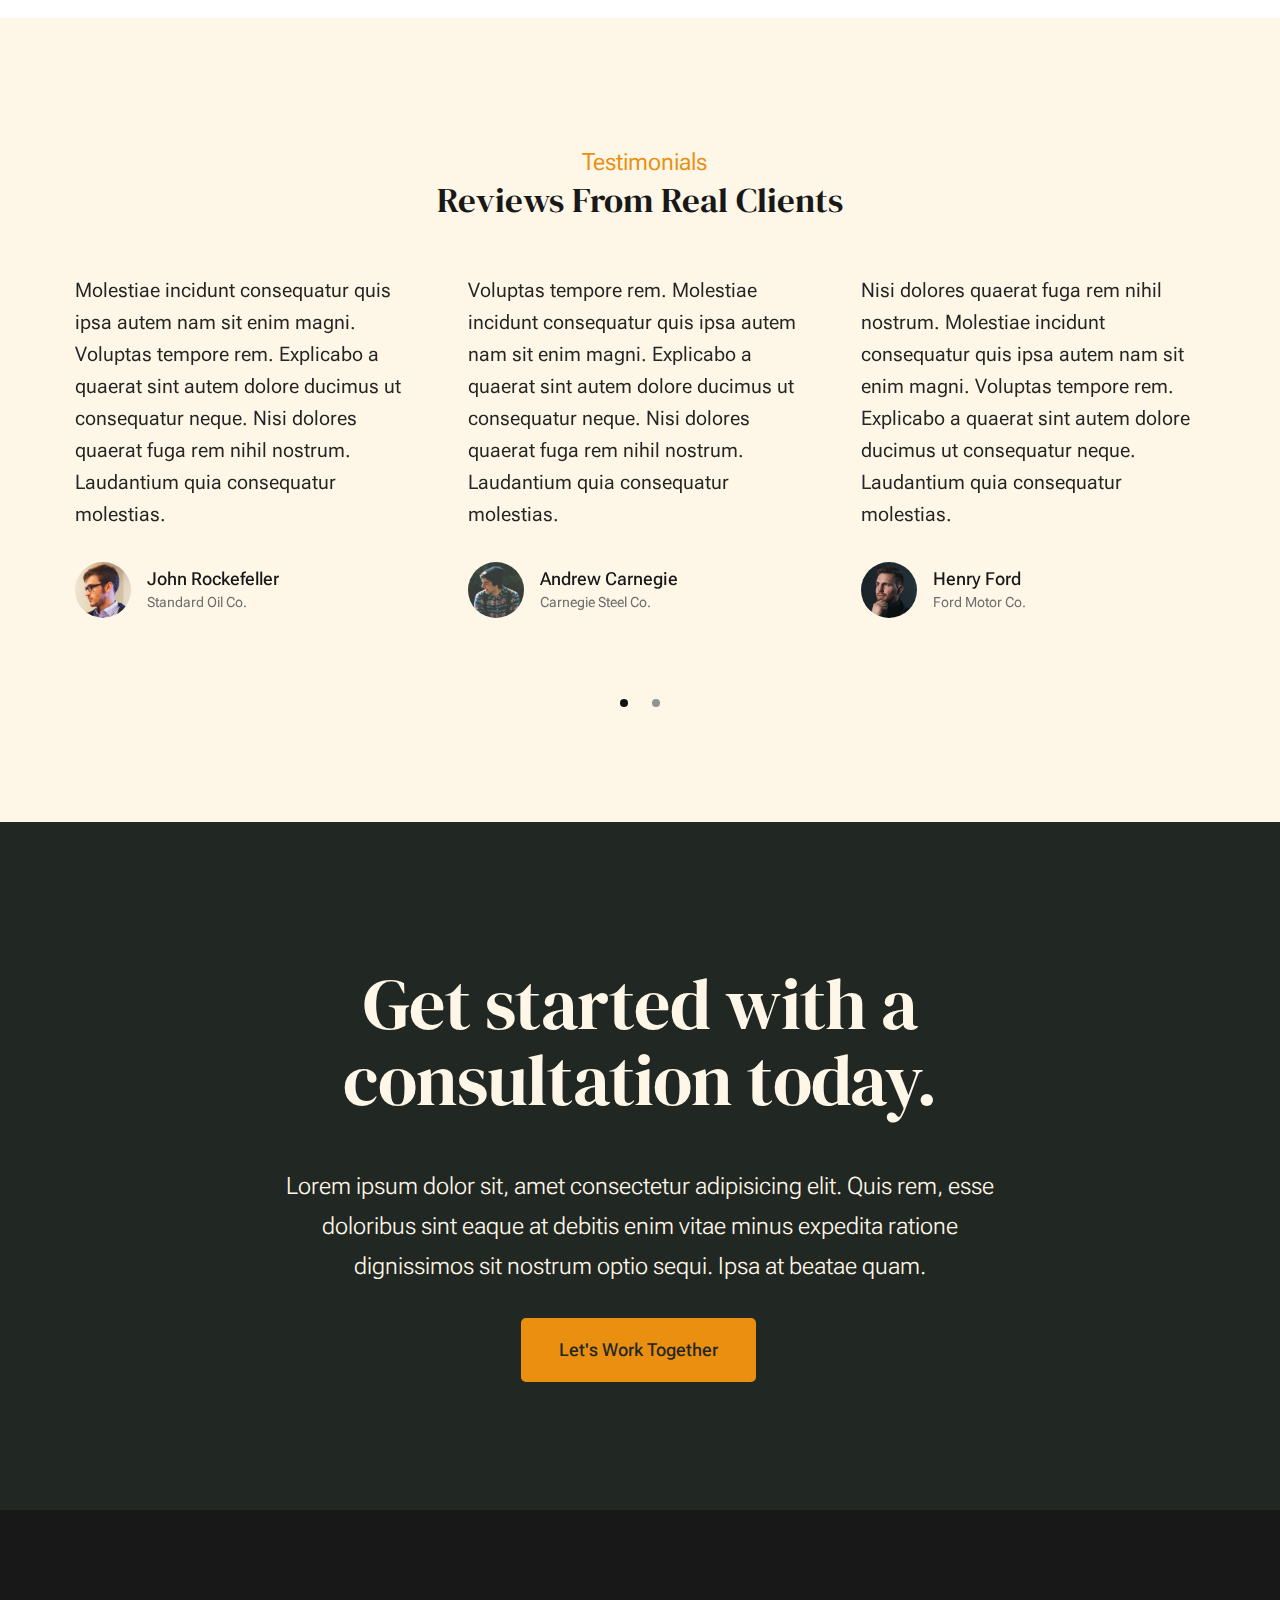
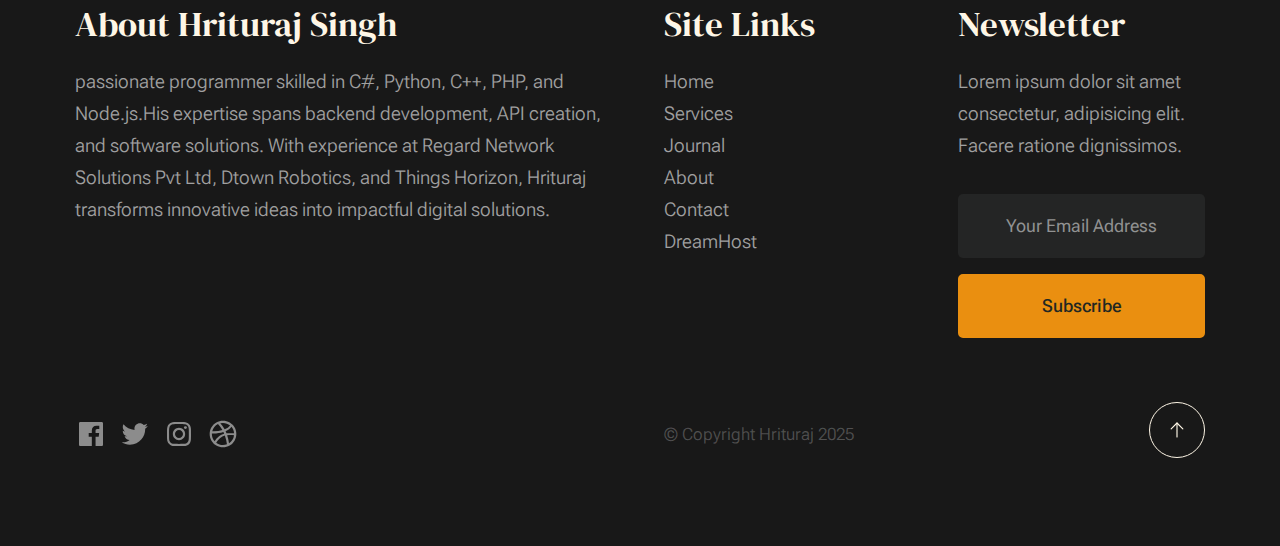
<file: generic.html>
<!DOCTYPE html>
<html lang="en" class="no-js" >
<head>

    <!--- basic page needs
    ================================================== -->
    <meta charset="utf-8">
    <meta name="viewport" content="width=device-width, initial-scale=1">
    <title>Generic - Hrituraj Singh</title>

    <script>
        document.documentElement.classList.remove('no-js');
        document.documentElement.classList.add('js');
    </script>

    <!-- CSS
    ================================================== -->
    <link rel="stylesheet" href="css/vendor.css">
    <link rel="stylesheet" href="css/styles.css">

    <!-- favicons
    ================================================== -->
    <link rel="apple-touch-icon" sizes="180x180" href="apple-touch-icon.png">
    <link rel="icon" type="image/png" sizes="32x32" href="favicon-32x32.png">
    <link rel="icon" type="image/png" sizes="16x16" href="favicon-16x16.png">
    <link rel="manifest" href="site.webmanifest">

</head>


<body id="top">


    <!-- preloader
    ================================================== -->
    <div id="preloader">
        <div id="loader" class="dots-fade">
            <div></div>
            <div></div>
            <div></div>
        </div>
    </div>


    <!-- page wrap
    ================================================== -->
    <div id="page" class="s-pagewrap">


        <!-- # site header 
        ================================================== -->
        <header class="s-header">

            <div class="row s-header__inner width-sixteen-col">

                <div class="s-header__block">
                    <div class="s-header__logo">
                        <a class="logo" href="index.html">
                            <img src="images/logo.svg" alt="Homepage">
                        </a>
                    </div>

                    <a class="s-header__menu-toggle" href="#0"><span>Menu</span></a>
                </div> <!-- end s-header__block -->

                <nav class="s-header__nav">
    
                    <ul class="s-header__menu-links">
                        <li><a href="about.html">About</a></li>
                        <li><a href="services.html">Services</a></li>
                        <li><a href="blog.html">Journal</a></li>
                        <li><a href="contact.html">Contact</a></li>
                    </ul> <!-- s-header__menu-links -->

                    <div class="s-header__contact">
                        <a href="contact.html" class="btn btn--primary s-header__contact-btn">Let's Work Together</a>                        
                    </div> <!-- s-header__contact -->
    
                </nav> <!-- end s-header__nav -->

            </div> <!-- end s-header__inner -->

        </header> <!-- end s-header -->


        <!-- # site main content
        ================================================== -->
        <section id="content" class="s-content">

               <section class="s-pageheader pageheader">
                    <div class="row">
                        <div class="column xl-12">
                            <h1 class="page-title">
                               A Simple Generic Page
                            </h1>
                            
                        </div>
                    </div>
               </section> <!-- end pageheader --> 

               <section class="s-pagecontent pagecontent">

                    <div class="row pageintro">
                        <div class="column xl-6 lg-12">
                            <h2 class="text-display-title">A short phrase about whatever you want to say</h2>
                        </div>
                        <div class="column xl-6 lg-12 u-flexitem-x-right">
                            <p class="lead">
                            Lorem ipsum dolor sit amet consectetur, adipisicing elit. Alias eos quas blanditiis, quos sint nostrum fugit aperiam 
                            inventore optio itaque molestias corporis, ipsa tenetur eligendi nihil iste porro, natus culpa consequuntur? Maxime, 
                            corporis tempore. Sed tenetur veritatis velit recusandae eum, molestiae voluptate ducimus laudantium esse illo. 
                            </p>
                        </div>                       
                    </div> <!-- end pageintro -->   
                    
                    <div class="row pagemedia">
                        <d class="column xl-12">
                            <figure class="page-media">                                
                                <img src="images/sample-1200.jpg" 
                                     srcset="images/sample-2400.jpg 2400w, 
                                             images/sample-1200.jpg 1200w, 
                                             images/sample-600.jpg 600w" sizes="(max-width: 2400px) 100vw, 2400px" alt="">
                            </figure>
                        </d>
                    </div> <!-- end pagemedia -->

                    <div class="row width-narrower pagemain">
                        <div class="column xl-12"> 

                            <h2>Nostrum In Facilis</h2>
                            <p>
                            Eaque temporibus culpa perferendis expedita assumenda mollitia magnam. Lorem ipsum dolor sit amet consectetur adipisicing elit
                            facilis voluptates voluptatum animi numquam quas ea praesentium quaerat maxime sunt odit inventore itaque est et autem sequi nulla. 
                            Distinctio obcaecati nesciunt asperiores dolorum tenetur voluptates, nemo alias doloremque. Quos cumque ipsum laudantium odio vero 
                            aut odit nostrum aliquam? Nostrum in facilis, minus fuga quasi voluptas explicabo possimus incidunt, expedita tempora eius rem nobis sequi. 
                            Doloribus esse sint suscipit quam nisi blanditiis voluptate explicabo.
                            </p>

                            <h2>Eaque Temporibus Tulpa</h2>

                            <p>
                            Quibusdam quis autem voluptatibus earum vel ex error ea magni. Rerum quam quos. Aut asperiores sit mollitia. Rem neque et voluptatem 
                            eos quia sed eligendi et. Eaque velit eligendi ut magnam. Cumque ducimus laborum doloribus facere maxime vel earum quidem enim suscipit. 
                            Numquam, corporis accusamus commodi saepe nostrum nesciunt nisi rem necessitatibus unde laboriosam molestias, quam ipsa voluptatum sed 
                            ex cumque facilis assumenda maiores tempore reiciendis enim accusantium.
                            </p>

                            <h2>Blanditiis Voluptate Explicabo</h2>
                            <p>
                            Lorem ipsum dolor sit amet consectetur adipisicing elit. Eaque temporibus culpa perferendis expedita assumenda mollitia magnam, 
                            facilis voluptates voluptatum animi numquam quas ea praesentium quaerat maxime sunt odit inventore itaque est et autem sequi nulla. 
                            Distinctio obcaecati nesciunt asperiores dolorum tenetur voluptates, nemo alias doloremque. Quos cumque ipsum laudantium odio vero aut 
                            odit nostrum aliquam? Nostrum in facilis, minus fuga quasi voluptas explicabo possimus incidunt, expedita tempora eius rem nobis sequi. 
                            Doloribus esse sint suscipit quam nisi blanditiis voluptate explicabo.
                            </p>

                            <p>
                            Quibusdam quis autem voluptatibus earum vel ex error ea magni. Rerum quam quos. Aut asperiores sit mollitia. Rem neque et voluptatem 
                            eos quia sed eligendi et. Eaque velit eligendi ut magnam. Cumque ducimus laborum doloribus facere maxime vel earum quidem enim suscipit. 
                            Numquam, corporis accusamus commodi saepe nostrum nesciunt nisi rem necessitatibus unde laboriosam molestias, quam ipsa voluptatum sed 
                            ex cumque facilis assumenda maiores tempore reiciendis enim accusantium?
                            </p>                   

                            <h2>Et Assumenda Debitis Aut Quidem</h2>
                            <p>
                            Lorem ipsum dolor sit amet consectetur adipisicing elit. Et assumenda debitis aut quidem ad voluptates quibusdam soluta temporibus, 
                            eveniet nobis tempore sunt, provident sapiente accusamus dignissimos voluptatum fugiat nulla dicta nihil molestiae aspernatur error in. 
                            Ut quo porro voluptatum delectus asperiores culpa non cum facere minima nesciunt assumenda, praesentium reprehenderit accusamus, quam 
                            repellat nobis nemo? Ut magnam unde culpa pariatur possimus sunt fugiat ea maxime praesentium eaque quo odio sed eligendi harum dolor, 
                            repellendus reprehenderit facere nihil quam. Saepe, magni.
                            </p>

                        </div> <!-- end grid-block-->
                    </div> <!-- end pagemain -->

               </section> <!-- pagecontent -->

               <section class="s-testimonials">

                    <div class="s-testimonials__header row row-x-center text-center">
                        <div class="column xl-8 lg-12">
        
                            <p class="text-pretitle">
                            Testimonials
                            </p>
                            <h3>
                            Reviews From Real Clients
                            </h3>                        
        
                        </div>
                    </div> <!--end s-testimonials__header -->

                    <div class="row s-testimonials__content">
                        <div class="column xl-12 testimonials">

                            <div class="swiper-container testimonials__slider page-slider">

                                <div class="swiper-wrapper">
                                    <div class="testimonials__slide swiper-slide">
                                        <p>
                                        Molestiae incidunt consequatur quis ipsa autem nam sit enim magni. Voluptas tempore rem. 
                                        Explicabo a quaerat sint autem dolore ducimus ut consequatur neque. Nisi dolores quaerat fuga rem nihil nostrum.
                                        Laudantium quia consequatur molestias.
                                        </p>
                                        <div class="testimonials__author">
                                            <img src="images/avatars/user-01.jpg" alt="Author image" class="testimonials__avatar">
                                            <cite class="testimonials__cite">
                                                <strong>John Rockefeller</strong>
                                                <span>Standard Oil Co.</span>
                                            </cite>
                                        </div>
                                    </div>
                                    <div class="testimonials__slide swiper-slide">
                                        <p>
                                        Voluptas tempore rem. Molestiae incidunt consequatur quis ipsa autem nam sit enim magni. 
                                        Explicabo a quaerat sint autem dolore ducimus ut consequatur neque. Nisi dolores quaerat fuga rem nihil nostrum.
                                        Laudantium quia consequatur molestias.
                                        </p>
                                        <div class="testimonials__author">
                                            <img src="images/avatars/user-04.jpg" alt="Author image" class="testimonials__avatar">
                                            <cite class="testimonials__cite">
                                                <strong>Andrew Carnegie</strong>
                                                <span>Carnegie Steel Co.</span>
                                            </cite>
                                        </div>
                                    </div>
                                    <div class="testimonials__slide swiper-slide">
                                        <p>
                                        Nisi dolores quaerat fuga rem nihil nostrum. Molestiae incidunt consequatur quis ipsa autem nam sit enim magni. 
                                        Voluptas tempore rem. Explicabo a quaerat sint autem dolore ducimus ut consequatur neque. 
                                        Laudantium quia consequatur molestias.
                                        </p>
                                        <div class="testimonials__author">
                                            <img src="images/avatars/user-06.jpg" alt="Author image" class="testimonials__avatar">
                                            <cite class="testimonials__cite">
                                                <strong>Henry Ford</strong>
                                                <span>Ford Motor Co.</span>
                                            </cite>
                                        </div>
                                    </div>
                                    <div class="testimonials__slide swiper-slide">
                                        <p>
                                        Molestiae incidunt consequatur quis ipsa autem nam sit enim magni. Voluptas tempore rem. 
                                        Explicabo a quaerat sint autem dolore ducimus ut consequatur neque. Nisi dolores quaerat fuga rem nihil nostrum.
                                        Laudantium quia consequatur molestias.
                                        </p>
                                        <div class="testimonials__author">
                                            <img src="images/avatars/user-02.jpg" alt="Author image" class="testimonials__avatar">
                                            <cite class="testimonials__cite">
                                                <strong>John Morgan</strong>
                                                <span>JP Morgan & Co.</span>
                                            </cite>
                                        </div>
                                    </div> 
                                </div> <!-- end swiper-wrapper --> 

                                <div class="swiper-pagination"></div>

                            </div> <!--end testimonials__slider --> 

                        </div> <!-- testimonials -->
                    </div> <!--end s-testimonials__content -->

               </section> <!-- end s-testimonials -->

        </section> <!-- s-content-->

        <!-- # cta
        ================================================== -->
        <section id="cta" class="s-cta">

            <div class="row row-x-center text-center">
                <div class="column xl-8 lg-12">

                    <div class="s-cta__content">
                        <h2 class="text-display-title">
                        Get started with a consultation today.
                        </h2>
                        <p class="lead">
                        Lorem ipsum dolor sit, amet consectetur adipisicing elit. Quis rem, esse doloribus sint eaque at debitis enim vitae minus expedita ratione dignissimos sit nostrum optio sequi. Ipsa at beatae quam.
                        </p>
                        <a href="contact.html" class="btn btn--primary">Let's Work Together</a>
                    </div>

                </div>
            </div>

        </section> <!-- end s-cta -->


        <!-- # footer 
        ================================================== -->
        <footer class="s-footer">
            <div class="row s-footer__content">
                <div class="column xl-6 lg-6 md-12 s-footer__block s-footer__about">                    
                    <h3>About Hrituraj Singh</h3>
                    <p>
                        passionate programmer skilled in C#, Python, C++, PHP, and Node.js.His expertise spans backend development, API creation, and software solutions. With experience at Regard Network Solutions Pvt Ltd, Dtown Robotics, and Things Horizon, Hrituraj transforms innovative ideas into impactful digital solutions.
                    </p>               
                </div>                
                <div class="column xl-3 lg-6 md-12 s-footer__block s-footer__site-links">
                    <h3>Site Links</h3>
                    <ul class="link-list">
                        <li><a href="index.html">Home</a></li>
                        <li><a href="services.html">Services</a></li>
                        <li><a href="blog.html">Journal</a></li>
                        <li><a href="about.html">About</a></li>
                        <li><a href="contact.html">Contact</a></li>
                        <li><a href="https://www.dreamhost.com/r.cgi?287326">DreamHost</a></li>
                    </ul>
                </div>
                <div class="column xl-3 lg-6 md-12 tab-12 s-footer__block s-footer__newsletter">
                    <h3>Newsletter</h3>

                    <p>
                    Lorem ipsum dolor sit amet consectetur, adipisicing elit. Facere ratione dignissimos.
                    </p>

                    <div class="subscribe-form">
                        <form id="mc-form" class="mc-form">
                            <input type="email" name="EMAIL" id="mce-EMAIL" class="u-fullwidth text-center" placeholder="Your Email Address" title="The domain portion of the email address is invalid (the portion after the @)." pattern="^([^\x00-\x20\x22\x28\x29\x2c\x2e\x3a-\x3c\x3e\x40\x5b-\x5d\x7f-\xff]+|\x22([^\x0d\x22\x5c\x80-\xff]|\x5c[\x00-\x7f])*\x22)(\x2e([^\x00-\x20\x22\x28\x29\x2c\x2e\x3a-\x3c\x3e\x40\x5b-\x5d\x7f-\xff]+|\x22([^\x0d\x22\x5c\x80-\xff]|\x5c[\x00-\x7f])*\x22))*\x40([^\x00-\x20\x22\x28\x29\x2c\x2e\x3a-\x3c\x3e\x40\x5b-\x5d\x7f-\xff]+|\x5b([^\x0d\x5b-\x5d\x80-\xff]|\x5c[\x00-\x7f])*\x5d)(\x2e([^\x00-\x20\x22\x28\x29\x2c\x2e\x3a-\x3c\x3e\x40\x5b-\x5d\x7f-\xff]+|\x5b([^\x0d\x5b-\x5d\x80-\xff]|\x5c[\x00-\x7f])*\x5d))*(\.\w{2,})+$" required>
                            <input type="submit" name="subscribe" value="Subscribe" class="btn btn--primary btn--small u-fullwidth">
                            <!-- <div style="position: absolute; left: -5000px;" aria-hidden="true"><input type="text" name="b_cdb7b577e41181934ed6a6a44_9a91cfe7b3" tabindex="-1" value=""></div> -->
                            <div class="mc-status"></div>
                        </form>
                    </div>
                </div>
            </div>    
            
            <div class="row s-footer__bottom">
                <div class="column xl-6 lg-12">
                    <ul class="s-footer__social social-list">
                        <li>
                            <a href="#0">
                                <svg xmlns="http://www.w3.org/2000/svg" width="24" height="24" viewBox="0 0 24 24" style="fill:rgba(0, 0, 0, 1);transform:;-ms-filter:"><path d="M20,3H4C3.447,3,3,3.448,3,4v16c0,0.552,0.447,1,1,1h8.615v-6.96h-2.338v-2.725h2.338v-2c0-2.325,1.42-3.592,3.5-3.592 c0.699-0.002,1.399,0.034,2.095,0.107v2.42h-1.435c-1.128,0-1.348,0.538-1.348,1.325v1.735h2.697l-0.35,2.725h-2.348V21H20 c0.553,0,1-0.448,1-1V4C21,3.448,20.553,3,20,3z"></path></svg>
                                <span class="u-screen-reader-text">Facebook</span>
                            </a>
                        </li>
                        <li>
                            <a href="#0">
                                <svg xmlns="http://www.w3.org/2000/svg" width="24" height="24" viewBox="0 0 24 24" style="fill:rgba(0, 0, 0, 1);transform:;-ms-filter:"><path d="M19.633,7.997c0.013,0.175,0.013,0.349,0.013,0.523c0,5.325-4.053,11.461-11.46,11.461c-2.282,0-4.402-0.661-6.186-1.809 c0.324,0.037,0.636,0.05,0.973,0.05c1.883,0,3.616-0.636,5.001-1.721c-1.771-0.037-3.255-1.197-3.767-2.793 c0.249,0.037,0.499,0.062,0.761,0.062c0.361,0,0.724-0.05,1.061-0.137c-1.847-0.374-3.23-1.995-3.23-3.953v-0.05 c0.537,0.299,1.16,0.486,1.82,0.511C3.534,9.419,2.823,8.184,2.823,6.787c0-0.748,0.199-1.434,0.548-2.032 c1.983,2.443,4.964,4.04,8.306,4.215c-0.062-0.3-0.1-0.611-0.1-0.923c0-2.22,1.796-4.028,4.028-4.028 c1.16,0,2.207,0.486,2.943,1.272c0.91-0.175,1.782-0.512,2.556-0.973c-0.299,0.935-0.936,1.721-1.771,2.22 c0.811-0.088,1.597-0.312,2.319-0.624C21.104,6.712,20.419,7.423,19.633,7.997z"></path></svg>
                                <span class="u-screen-reader-text">Twitter</span>
                            </a>
                        </li>
                        <li>
                            <a href="#0">
                                <svg xmlns="http://www.w3.org/2000/svg" width="24" height="24" viewBox="0 0 24 24" style="fill:rgba(0, 0, 0, 1);transform:;-ms-filter:"><path d="M11.999,7.377c-2.554,0-4.623,2.07-4.623,4.623c0,2.554,2.069,4.624,4.623,4.624c2.552,0,4.623-2.07,4.623-4.624 C16.622,9.447,14.551,7.377,11.999,7.377L11.999,7.377z M11.999,15.004c-1.659,0-3.004-1.345-3.004-3.003 c0-1.659,1.345-3.003,3.004-3.003s3.002,1.344,3.002,3.003C15.001,13.659,13.658,15.004,11.999,15.004L11.999,15.004z"></path><circle cx="16.806" cy="7.207" r="1.078"></circle><path d="M20.533,6.111c-0.469-1.209-1.424-2.165-2.633-2.632c-0.699-0.263-1.438-0.404-2.186-0.42 c-0.963-0.042-1.268-0.054-3.71-0.054s-2.755,0-3.71,0.054C7.548,3.074,6.809,3.215,6.11,3.479C4.9,3.946,3.945,4.902,3.477,6.111 c-0.263,0.7-0.404,1.438-0.419,2.186c-0.043,0.962-0.056,1.267-0.056,3.71c0,2.442,0,2.753,0.056,3.71 c0.015,0.748,0.156,1.486,0.419,2.187c0.469,1.208,1.424,2.164,2.634,2.632c0.696,0.272,1.435,0.426,2.185,0.45 c0.963,0.042,1.268,0.055,3.71,0.055s2.755,0,3.71-0.055c0.747-0.015,1.486-0.157,2.186-0.419c1.209-0.469,2.164-1.424,2.633-2.633 c0.263-0.7,0.404-1.438,0.419-2.186c0.043-0.962,0.056-1.267,0.056-3.71s0-2.753-0.056-3.71C20.941,7.57,20.801,6.819,20.533,6.111z M19.315,15.643c-0.007,0.576-0.111,1.147-0.311,1.688c-0.305,0.787-0.926,1.409-1.712,1.711c-0.535,0.199-1.099,0.303-1.67,0.311 c-0.95,0.044-1.218,0.055-3.654,0.055c-2.438,0-2.687,0-3.655-0.055c-0.569-0.007-1.135-0.112-1.669-0.311 c-0.789-0.301-1.414-0.923-1.719-1.711c-0.196-0.534-0.302-1.099-0.311-1.669c-0.043-0.95-0.053-1.218-0.053-3.654 c0-2.437,0-2.686,0.053-3.655c0.007-0.576,0.111-1.146,0.311-1.687c0.305-0.789,0.93-1.41,1.719-1.712 c0.534-0.198,1.1-0.303,1.669-0.311c0.951-0.043,1.218-0.055,3.655-0.055c2.437,0,2.687,0,3.654,0.055 c0.571,0.007,1.135,0.112,1.67,0.311c0.786,0.303,1.407,0.925,1.712,1.712c0.196,0.534,0.302,1.099,0.311,1.669 c0.043,0.951,0.054,1.218,0.054,3.655c0,2.436,0,2.698-0.043,3.654H19.315z"></path></svg>
                                <span class="u-screen-reader-text">Instagram</span>
                            </a>
                        </li>
                        <li>
                            <a href="#0">
                                <svg xmlns="http://www.w3.org/2000/svg" width="24" height="24" viewBox="0 0 24 24" style="fill: rgba(0, 0, 0, 1);transform: ;msFilter:;"><path d="M20.66 6.98a9.932 9.932 0 0 0-3.641-3.64C15.486 2.447 13.813 2 12 2s-3.486.447-5.02 1.34c-1.533.893-2.747 2.107-3.64 3.64S2 10.187 2 12s.446 3.487 1.34 5.02a9.924 9.924 0 0 0 3.641 3.64C8.514 21.553 10.187 22 12 22s3.486-.447 5.02-1.34a9.932 9.932 0 0 0 3.641-3.64C21.554 15.487 22 13.813 22 12s-.446-3.487-1.34-5.02zM12 3.66c2 0 3.772.64 5.32 1.919-.92 1.174-2.286 2.14-4.1 2.9-1.002-1.813-2.088-3.327-3.261-4.54A7.715 7.715 0 0 1 12 3.66zM5.51 6.8a8.116 8.116 0 0 1 2.711-2.22c1.212 1.201 2.325 2.7 3.34 4.5-2 .6-4.114.9-6.341.9-.573 0-1.006-.013-1.3-.04A8.549 8.549 0 0 1 5.51 6.8zM3.66 12c0-.054.003-.12.01-.2.007-.08.01-.146.01-.2.254.014.641.02 1.161.02 2.666 0 5.146-.367 7.439-1.1.187.373.381.793.58 1.26-1.32.293-2.674 1.006-4.061 2.14S6.4 16.247 5.76 17.5c-1.4-1.587-2.1-3.42-2.1-5.5zM12 20.34c-1.894 0-3.594-.587-5.101-1.759.601-1.187 1.524-2.322 2.771-3.401 1.246-1.08 2.483-1.753 3.71-2.02a29.441 29.441 0 0 1 1.56 6.62 8.166 8.166 0 0 1-2.94.56zm7.08-3.96a8.351 8.351 0 0 1-2.58 2.621c-.24-2.08-.7-4.107-1.379-6.081.932-.066 1.765-.1 2.5-.1.799 0 1.686.034 2.659.1a8.098 8.098 0 0 1-1.2 3.46zm-1.24-5c-1.16 0-2.233.047-3.22.14a27.053 27.053 0 0 0-.68-1.62c2.066-.906 3.532-2.006 4.399-3.3 1.2 1.414 1.854 3.027 1.96 4.84-.812-.04-1.632-.06-2.459-.06z"></path></svg>
                                <span class="u-screen-reader-text">Dribbble</span>
                            </a>
                        </li>
                    </ul> <!-- end s-footer__social -->
                </div>
                <div class="column xl-6 lg-12">
                    <p class="ss-copyright">
                        <span>© Copyright Hrituraj 2025</span> 
                    </p>
                </div>

                <div class="ss-go-top">
                    <a class="smoothscroll" title="Back to Top" href="#top">
                        <svg xmlns="http://www.w3.org/2000/svg" viewBox="0 0 24 24" width="36" height="36" fill="none" stroke="#ffffff" stroke-width="1" stroke-linecap="round" stroke-linejoin="round">&lt;!--!  Atomicons Free 1.00 by @atisalab License - https://atomicons.com/license/ (Icons: CC BY 4.0) Copyright 2021 Atomicons --&gt;<polyline points="17 11 12 6 7 11"></polyline><line x1="12" y1="18" x2="12" y2="6"></line></svg>
                    </a>
                </div> <!-- end ss-go-top -->
            </div>
            
        </footer> <!-- end s-footer -->

    </div> <!-- end page-wrap -->

    <!-- Java Script
    ================================================== -->
    <script src="js/plugins.js"></script>
    <script src="js/main.js"></script>

</body>
</html>
</file>
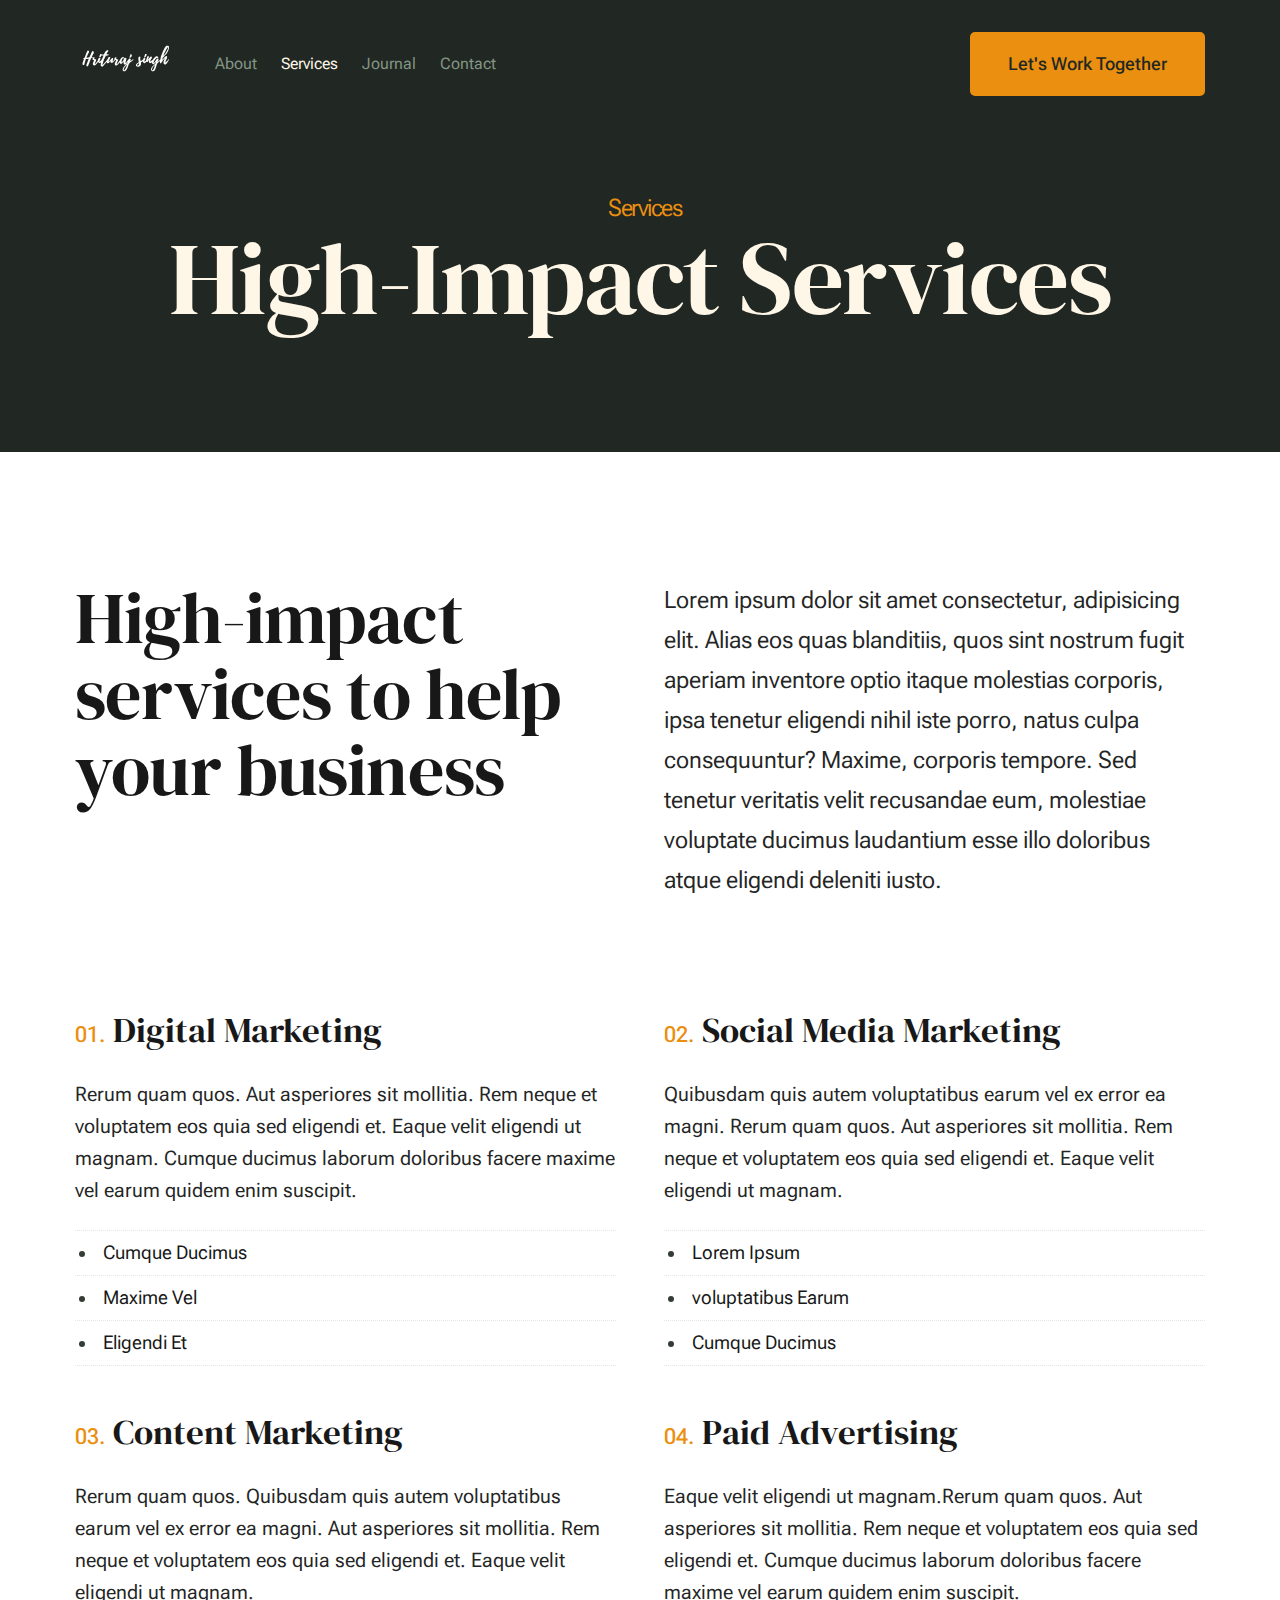
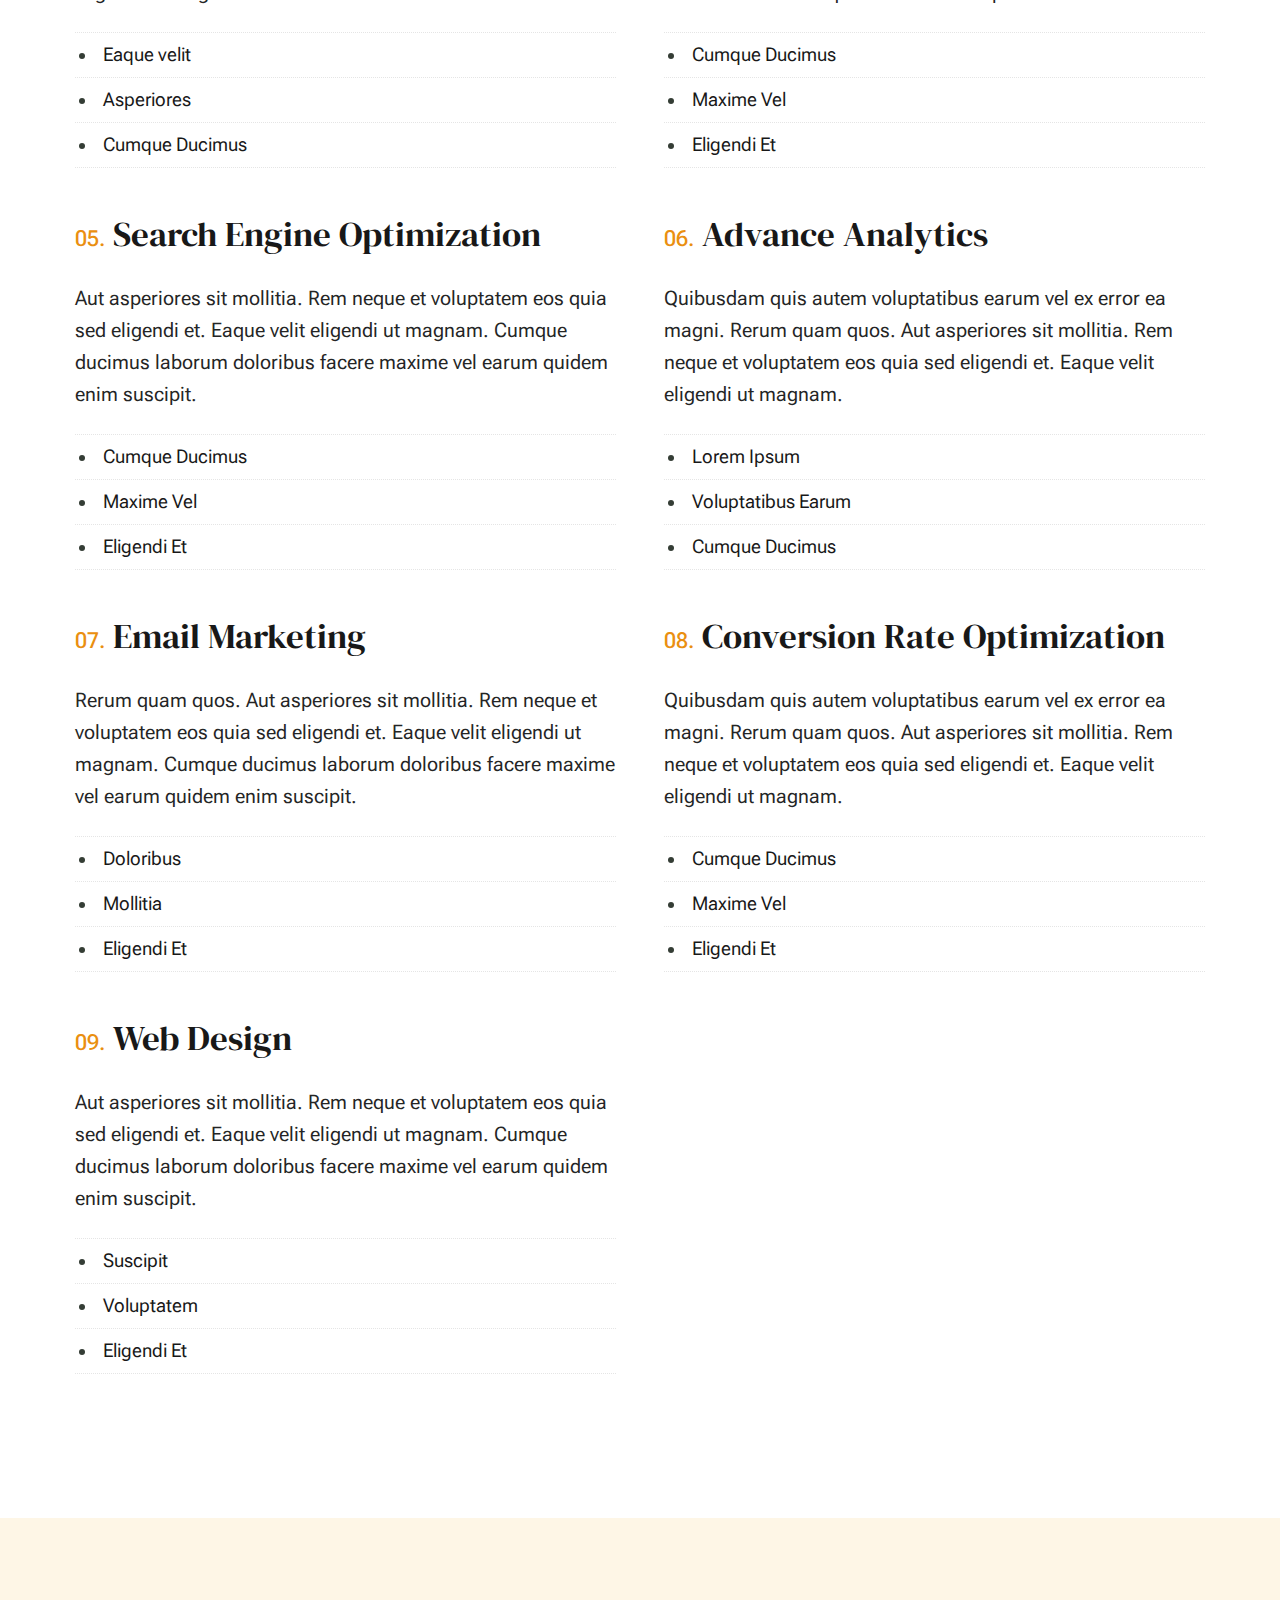
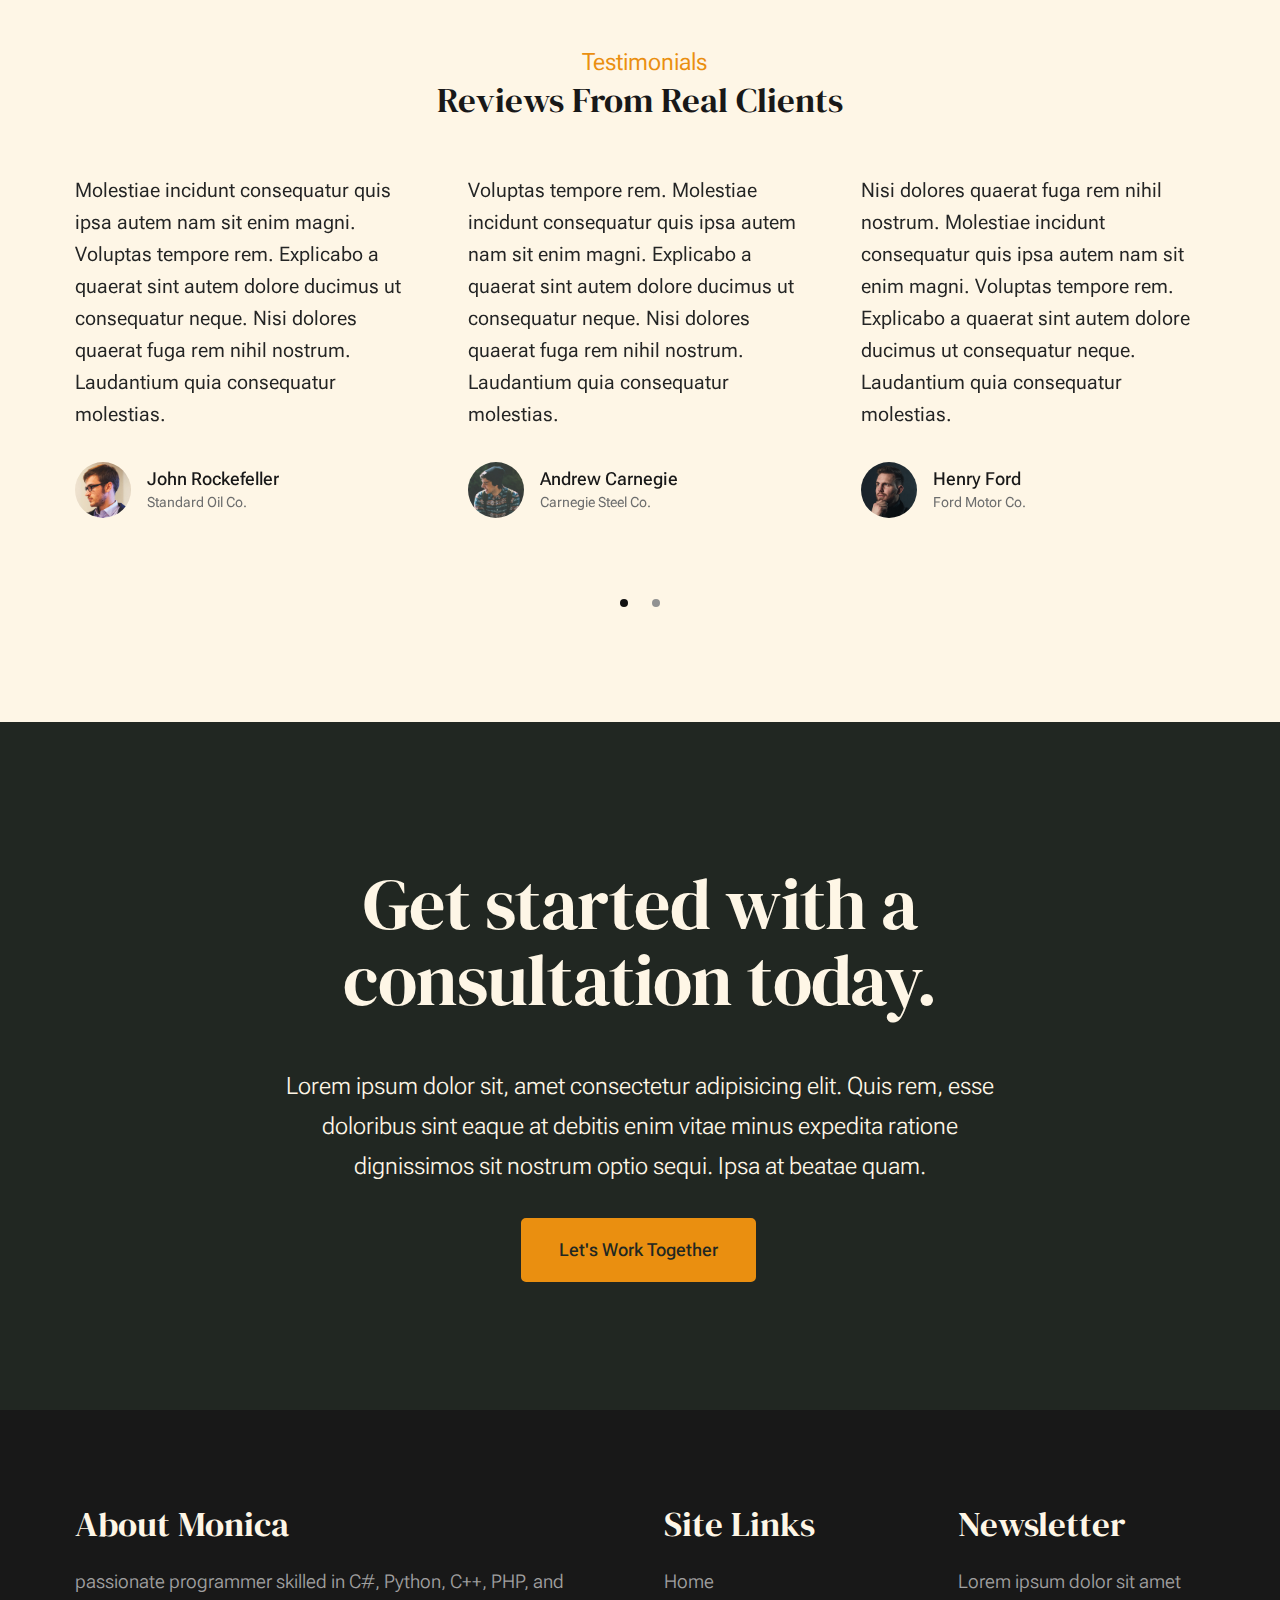
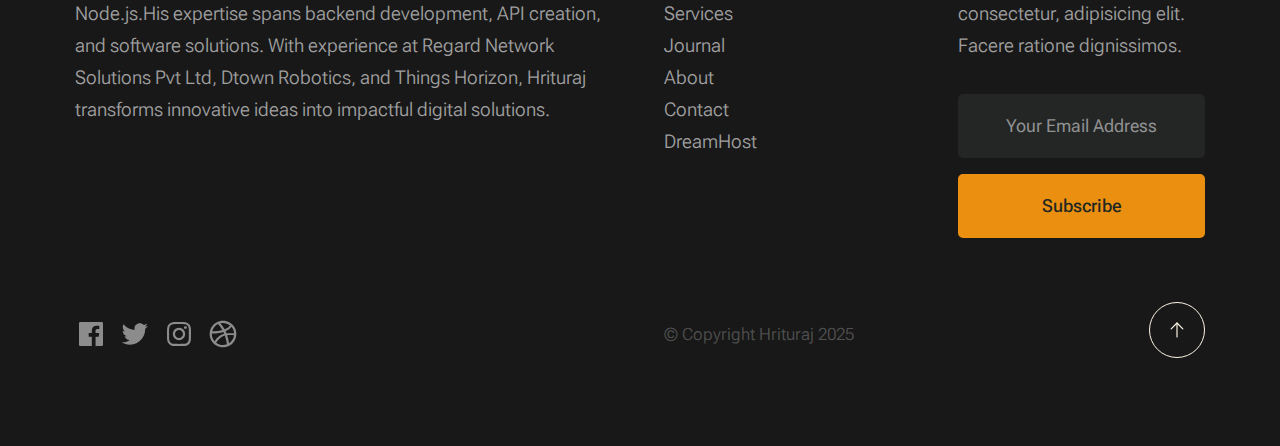
<file: services.html>
<!DOCTYPE html>
<html lang="en" class="no-js" >
<head>

    <!--- basic page needs
    ================================================== -->
    <meta charset="utf-8">
    <meta name="viewport" content="width=device-width, initial-scale=1">
    <title>Services - Hrituraj Singh</title>

    <script>
        document.documentElement.classList.remove('no-js');
        document.documentElement.classList.add('js');
    </script>

    <!-- CSS
    ================================================== -->
    <link rel="stylesheet" href="css/vendor.css">
    <link rel="stylesheet" href="css/styles.css">

    <!-- favicons
    ================================================== -->
    <link rel="apple-touch-icon" sizes="180x180" href="apple-touch-icon.png">
    <link rel="icon" type="image/png" sizes="32x32" href="favicon-32x32.png">
    <link rel="icon" type="image/png" sizes="16x16" href="favicon-16x16.png">
    <link rel="manifest" href="site.webmanifest">

</head>


<body id="top">


    <!-- preloader
    ================================================== -->
    <div id="preloader">
        <div id="loader" class="dots-fade">
            <div></div>
            <div></div>
            <div></div>
        </div>
    </div>


    <!-- page wrap
    ================================================== -->
    <div id="page" class="s-pagewrap">

        <!-- # site header 
        ================================================== -->
        <header class="s-header">

            <div class="row s-header__inner width-sixteen-col">

                <div class="s-header__block">
                    <div class="s-header__logo">
                        <a class="logo" href="index.html">
                            <img src="images/logo.svg" alt="Homepage">
                        </a>
                    </div>

                    <a class="s-header__menu-toggle" href="#0"><span>Menu</span></a>
                </div> <!-- end s-header__block -->

                <nav class="s-header__nav">
    
                    <ul class="s-header__menu-links">
                        <li><a href="about.html">About</a></li>
                        <li class="current"><a href="services.html">Services</a></li>
                        <li><a href="blog.html">Journal</a></li>
                        <li><a href="contact.html">Contact</a></li>
                    </ul> <!-- s-header__menu-links -->

                    <div class="s-header__contact">
                        <a href="contact.html" class="btn btn--primary s-header__contact-btn">Let's Work Together</a>                        
                    </div> <!-- s-header__contact -->
    
                </nav> <!-- end s-header__nav -->

            </div> <!-- end s-header__inner -->

        </header> <!-- end s-header -->

        <!-- # site main content
        ================================================== -->
        <section id="content" class="s-content">

               <section class="s-pageheader pageheader">
                    <div class="row">
                        <div class="column xl-12">
                            <h1 class="page-title">
                                <span class="page-title__small-type text-pretitle">Services</span>
                                High-Impact Services
                            </h1>
                            
                        </div>
                    </div>
               </section> <!-- pageheader -->  

               <section class="s-pagecontent pagecontent">

                    <div class="row pageintro">
                        <div class="column xl-6 lg-12">
                            <h2 class="text-display-title">High-impact services to help your business</h2>
                        </div>
                        <div class="column xl-6 lg-12 u-flexitem-x-right">
                            <p class="lead">
                            Lorem ipsum dolor sit amet consectetur, adipisicing elit. Alias eos quas blanditiis, quos sint nostrum fugit aperiam 
                            inventore optio itaque molestias corporis, ipsa tenetur eligendi nihil iste porro, natus culpa consequuntur? Maxime, 
                            corporis tempore. Sed tenetur veritatis velit recusandae eum, molestiae voluptate ducimus laudantium esse illo 
                            doloribus atque eligendi deleniti iusto. 
                            </p>
                        </div>                       
                    </div>  <!-- pageintro -->       

                    <div class="row">
                        <div class="column xl-12 grid-block">             
                            
                            <div class="grid-full grid-list-items list-items show-ctr">
                                
                                <div class="grid-list-items__item list-items__item">
                                    <div class="list-items__item-header">
                                        <h3 class="list-items__item-title">Digital Marketing</h3>
                                    </div>
                                    <div class="list-items__item-text">
                                        <p>
                                        Rerum quam quos. Aut asperiores 
                                        sit mollitia. Rem neque et voluptatem eos quia sed eligendi et. Eaque velit eligendi ut 
                                        magnam. Cumque ducimus laborum doloribus facere maxime vel earum quidem enim suscipit.
                                        </p>

                                        <ul class="list-services">
                                            <li>Cumque Ducimus</li>
                                            <li>Maxime Vel</li>
                                            <li>Eligendi Et</li>
                                        </ul>
                                    </div>
                                </div> <!-- end list-items__item -->
                                <div class="grid-list-items__item list-items__item">
                                    <div class="list-items__item-header">
                                        <h3 class="list-items__item-title">Social Media Marketing</h3>
                                    </div>
                                    <div class="list-items__item-text">
                                        <p>
                                        Quibusdam quis autem voluptatibus earum vel ex error ea magni. Rerum quam quos. Aut asperiores 
                                        sit mollitia. Rem neque et voluptatem eos quia sed eligendi et. Eaque velit eligendi ut 
                                        magnam.
                                        </p>

                                        <ul class="list-services">
                                            <li>Lorem Ipsum</li>
                                            <li>voluptatibus Earum</li>
                                            <li>Cumque Ducimus</li>
                                        </ul>
                                    </div>
                                </div> <!-- end list-items__item -->
                                <div class="grid-list-items__item list-items__item">
                                    <div class="list-items__item-header">
                                        <h3 class="list-items__item-title">Content Marketing</h3>
                                    </div>
                                    <div class="list-items__item-text">
                                        <p>
                                        Rerum quam quos. Quibusdam quis autem voluptatibus earum vel ex error ea magni. Aut asperiores 
                                        sit mollitia. Rem neque et voluptatem eos quia sed eligendi et. Eaque velit eligendi ut 
                                        magnam.
                                        </p>

                                        <ul class="list-services">
                                            <li>Eaque velit</li>
                                            <li>Asperiores</li>
                                            <li>Cumque Ducimus</li>
                                        </ul>
                                    </div>
                                </div> <!-- end list-items__item -->
                                <div class="grid-list-items__item list-items__item">
                                    <div class="list-items__item-header">
                                        <h3 class="list-items__item-title">Paid Advertising</h3>
                                    </div>
                                    <div class="list-items__item-text">
                                        <p>
                                        Eaque velit eligendi ut magnam.Rerum quam quos. Aut asperiores 
                                        sit mollitia. Rem neque et voluptatem eos quia sed eligendi et. 
                                        Cumque ducimus laborum doloribus facere maxime vel earum quidem enim suscipit.
                                        </p>

                                        <ul class="list-services">
                                            <li>Cumque Ducimus</li>
                                            <li>Maxime Vel</li>
                                            <li>Eligendi Et</li>
                                        </ul>
                                    </div>
                                </div> <!-- end list-items__item -->
                                <div class="grid-list-items__item list-items__item">
                                    <div class="list-items__item-header">
                                        <h3 class="list-items__item-title">Search Engine Optimization</h3>
                                    </div>
                                    <div class="list-items__item-text">
                                        <p>
                                        Aut asperiores sit mollitia. Rem neque et voluptatem eos quia sed eligendi et. Eaque velit eligendi ut 
                                        magnam. Cumque ducimus laborum doloribus facere maxime vel earum quidem enim suscipit.
                                        </p>

                                        <ul class="list-services">
                                            <li>Cumque Ducimus</li>
                                            <li>Maxime Vel</li>
                                            <li>Eligendi Et</li>
                                        </ul>
                                    </div>
                                </div> <!-- end list-items__item -->
                                <div class="grid-list-items__item list-items__item">
                                    <div class="list-items__item-header">
                                        <h3 class="list-items__item-title">Advance Analytics</h3>
                                    </div>
                                    <div class="list-items__item-text">
                                        <p>
                                        Quibusdam quis autem voluptatibus earum vel ex error ea magni. Rerum quam quos. Aut asperiores 
                                        sit mollitia. Rem neque et voluptatem eos quia sed eligendi et. Eaque velit eligendi ut 
                                        magnam.
                                        </p>

                                        <ul class="list-services">
                                            <li>Lorem Ipsum</li>
                                            <li>Voluptatibus Earum</li>
                                            <li>Cumque Ducimus</li>
                                        </ul>
                                    </div>
                                </div> <!-- end list-items__item -->
                                <div class="grid-list-items__item list-items__item">
                                    <div class="list-items__item-header">
                                        <h3 class="list-items__item-title">Email Marketing</h3>
                                    </div>
                                    <div class="list-items__item-text">
                                        <p>
                                        Rerum quam quos. Aut asperiores 
                                        sit mollitia. Rem neque et voluptatem eos quia sed eligendi et. Eaque velit eligendi ut 
                                        magnam. Cumque ducimus laborum doloribus facere maxime vel earum quidem enim suscipit.
                                        </p>

                                        <ul class="list-services">
                                            <li>Doloribus</li>
                                            <li>Mollitia</li>
                                            <li>Eligendi Et</li>
                                        </ul>
                                    </div>
                                </div> <!-- end list-items__item -->
                                <div class="grid-list-items__item list-items__item">
                                    <div class="list-items__item-header">
                                        <h3 class="list-items__item-title">Conversion Rate Optimization</h3>
                                    </div>
                                    <div class="list-items__item-text">
                                        <p>
                                        Quibusdam quis autem voluptatibus earum vel ex error ea magni. Rerum quam quos. Aut asperiores 
                                        sit mollitia. Rem neque et voluptatem eos quia sed eligendi et. Eaque velit eligendi ut 
                                        magnam.
                                        </p>

                                        <ul class="list-services">
                                            <li>Cumque Ducimus</li>
                                            <li>Maxime Vel</li>
                                            <li>Eligendi Et</li>
                                        </ul>
                                    </div>
                                </div> <!-- end list-items__item -->
                                <div class="grid-list-items__item list-items__item">
                                    <div class="list-items__item-header">
                                        <h3 class="list-items__item-title">Web Design</h3>
                                    </div>
                                    <div class="list-items__item-text">
                                        <p>
                                        Aut asperiores sit mollitia. Rem neque et voluptatem eos quia sed eligendi et. Eaque velit eligendi ut 
                                        magnam. Cumque ducimus laborum doloribus facere maxime vel earum quidem enim suscipit.
                                        </p>

                                        <ul class="list-services">
                                            <li>Suscipit</li>
                                            <li>Voluptatem</li>
                                            <li>Eligendi Et</li>
                                        </ul>
                                    </div>
                                </div> <!-- end list-items__item -->
    
                            </div> <!-- grid-list-items -->
                           

                        </div> <!-- end grid-block-->
                    </div> <!-- end row -->

               </section> <!-- pagecontent -->

               <section class="s-testimonials">

                    <div class="s-testimonials__header row row-x-center text-center">
                        <div class="column xl-8 lg-12">
        
                            <p class="text-pretitle">
                            Testimonials
                            </p>
                            <h3>
                            Reviews From Real Clients
                            </h3>                        
        
                        </div>
                    </div> <!--end s-testimonials__header -->

                    <div class="row s-testimonials__content">
                        <div class="column xl-12 testimonials">

                            <div class="swiper-container testimonials__slider page-slider">

                                <div class="swiper-wrapper">
                                    <div class="testimonials__slide swiper-slide">
                                        <p>
                                        Molestiae incidunt consequatur quis ipsa autem nam sit enim magni. Voluptas tempore rem. 
                                        Explicabo a quaerat sint autem dolore ducimus ut consequatur neque. Nisi dolores quaerat fuga rem nihil nostrum.
                                        Laudantium quia consequatur molestias.
                                        </p>
                                        <div class="testimonials__author">
                                            <img src="images/avatars/user-01.jpg" alt="Author image" class="testimonials__avatar">
                                            <cite class="testimonials__cite">
                                                <strong>John Rockefeller</strong>
                                                <span>Standard Oil Co.</span>
                                            </cite>
                                        </div>
                                    </div>
                                    <div class="testimonials__slide swiper-slide">
                                        <p>
                                        Voluptas tempore rem. Molestiae incidunt consequatur quis ipsa autem nam sit enim magni. 
                                        Explicabo a quaerat sint autem dolore ducimus ut consequatur neque. Nisi dolores quaerat fuga rem nihil nostrum.
                                        Laudantium quia consequatur molestias.
                                        </p>
                                        <div class="testimonials__author">
                                            <img src="images/avatars/user-04.jpg" alt="Author image" class="testimonials__avatar">
                                            <cite class="testimonials__cite">
                                                <strong>Andrew Carnegie</strong>
                                                <span>Carnegie Steel Co.</span>
                                            </cite>
                                        </div>
                                    </div>
                                    <div class="testimonials__slide swiper-slide">
                                        <p>
                                        Nisi dolores quaerat fuga rem nihil nostrum. Molestiae incidunt consequatur quis ipsa autem nam sit enim magni. 
                                        Voluptas tempore rem. Explicabo a quaerat sint autem dolore ducimus ut consequatur neque. 
                                        Laudantium quia consequatur molestias.
                                        </p>
                                        <div class="testimonials__author">
                                            <img src="images/avatars/user-06.jpg" alt="Author image" class="testimonials__avatar">
                                            <cite class="testimonials__cite">
                                                <strong>Henry Ford</strong>
                                                <span>Ford Motor Co.</span>
                                            </cite>
                                        </div>
                                    </div>
                                    <div class="testimonials__slide swiper-slide">
                                        <p>
                                        Molestiae incidunt consequatur quis ipsa autem nam sit enim magni. Voluptas tempore rem. 
                                        Explicabo a quaerat sint autem dolore ducimus ut consequatur neque. Nisi dolores quaerat fuga rem nihil nostrum.
                                        Laudantium quia consequatur molestias.
                                        </p>
                                        <div class="testimonials__author">
                                            <img src="images/avatars/user-02.jpg" alt="Author image" class="testimonials__avatar">
                                            <cite class="testimonials__cite">
                                                <strong>John Morgan</strong>
                                                <span>JP Morgan & Co.</span>
                                            </cite>
                                        </div>
                                    </div> 
                                </div> <!-- end swiper-wrapper --> 

                                <div class="swiper-pagination"></div>

                            </div> <!--end testimonials__slider --> 

                        </div> <!-- testimonials -->
                    </div> <!--end s-testimonials__content -->

               </section> <!-- end s-testimonials -->

        </section> <!-- s-content-->

        <!-- # cta
        ================================================== -->
        <section id="cta" class="s-cta">

            <div class="row row-x-center text-center">
                <div class="column xl-8 lg-12">

                    <div class="s-cta__content">
                        <h2 class="text-display-title">
                        Get started with a consultation today.
                        </h2>
                        <p class="lead">
                        Lorem ipsum dolor sit, amet consectetur adipisicing elit. Quis rem, esse doloribus sint eaque at debitis enim vitae minus expedita ratione dignissimos sit nostrum optio sequi. Ipsa at beatae quam.
                        </p>
                        <a href="contact.html" class="btn btn--primary">Let's Work Together</a>
                    </div>

                </div>
            </div>

        </section> <!-- end s-cta -->


        <!-- # footer 
        ================================================== -->
        <footer class="s-footer">
            <div class="row s-footer__content">
                <div class="column xl-6 lg-6 md-12 s-footer__block s-footer__about">                    
                    <h3>About Monica</h3>
                    <p>
                        passionate programmer skilled in C#, Python, C++, PHP, and Node.js.His expertise spans backend development, API creation, and software solutions. With experience at Regard Network Solutions Pvt Ltd, Dtown Robotics, and Things Horizon, Hrituraj transforms innovative ideas into impactful digital solutions.
                    </p>               
                </div>                
                <div class="column xl-3 lg-6 md-12 s-footer__block s-footer__site-links">
                    <h3>Site Links</h3>
                    <ul class="link-list">
                        <li><a href="index.html">Home</a></li>
                        <li><a href="services.html">Services</a></li>
                        <li><a href="blog.html">Journal</a></li>
                        <li><a href="about.html">About</a></li>
                        <li><a href="contact.html">Contact</a></li>
                        <li><a href="https://www.dreamhost.com/r.cgi?287326">DreamHost</a></li>
                    </ul>
                </div>
                <div class="column xl-3 lg-6 md-12 tab-12 s-footer__block s-footer__newsletter">
                    <h3>Newsletter</h3>

                    <p>
                    Lorem ipsum dolor sit amet consectetur, adipisicing elit. Facere ratione dignissimos.
                    </p>

                    <div class="subscribe-form">
                        <form id="mc-form" class="mc-form">
                            <input type="email" name="EMAIL" id="mce-EMAIL" class="u-fullwidth text-center" placeholder="Your Email Address" title="The domain portion of the email address is invalid (the portion after the @)." pattern="^([^\x00-\x20\x22\x28\x29\x2c\x2e\x3a-\x3c\x3e\x40\x5b-\x5d\x7f-\xff]+|\x22([^\x0d\x22\x5c\x80-\xff]|\x5c[\x00-\x7f])*\x22)(\x2e([^\x00-\x20\x22\x28\x29\x2c\x2e\x3a-\x3c\x3e\x40\x5b-\x5d\x7f-\xff]+|\x22([^\x0d\x22\x5c\x80-\xff]|\x5c[\x00-\x7f])*\x22))*\x40([^\x00-\x20\x22\x28\x29\x2c\x2e\x3a-\x3c\x3e\x40\x5b-\x5d\x7f-\xff]+|\x5b([^\x0d\x5b-\x5d\x80-\xff]|\x5c[\x00-\x7f])*\x5d)(\x2e([^\x00-\x20\x22\x28\x29\x2c\x2e\x3a-\x3c\x3e\x40\x5b-\x5d\x7f-\xff]+|\x5b([^\x0d\x5b-\x5d\x80-\xff]|\x5c[\x00-\x7f])*\x5d))*(\.\w{2,})+$" required>
                            <input type="submit" name="subscribe" value="Subscribe" class="btn btn--primary btn--small u-fullwidth">
                            <!-- <div style="position: absolute; left: -5000px;" aria-hidden="true"><input type="text" name="b_cdb7b577e41181934ed6a6a44_9a91cfe7b3" tabindex="-1" value=""></div> -->
                            <div class="mc-status"></div>
                        </form>
                    </div>
                </div>
            </div>    
            
            <div class="row s-footer__bottom">
                <div class="column xl-6 lg-12">
                    <ul class="s-footer__social social-list">
                        <li>
                            <a href="#0">
                                <svg xmlns="http://www.w3.org/2000/svg" width="24" height="24" viewBox="0 0 24 24" style="fill:rgba(0, 0, 0, 1);transform:;-ms-filter:"><path d="M20,3H4C3.447,3,3,3.448,3,4v16c0,0.552,0.447,1,1,1h8.615v-6.96h-2.338v-2.725h2.338v-2c0-2.325,1.42-3.592,3.5-3.592 c0.699-0.002,1.399,0.034,2.095,0.107v2.42h-1.435c-1.128,0-1.348,0.538-1.348,1.325v1.735h2.697l-0.35,2.725h-2.348V21H20 c0.553,0,1-0.448,1-1V4C21,3.448,20.553,3,20,3z"></path></svg>
                                <span class="u-screen-reader-text">Facebook</span>
                            </a>
                        </li>
                        <li>
                            <a href="#0">
                                <svg xmlns="http://www.w3.org/2000/svg" width="24" height="24" viewBox="0 0 24 24" style="fill:rgba(0, 0, 0, 1);transform:;-ms-filter:"><path d="M19.633,7.997c0.013,0.175,0.013,0.349,0.013,0.523c0,5.325-4.053,11.461-11.46,11.461c-2.282,0-4.402-0.661-6.186-1.809 c0.324,0.037,0.636,0.05,0.973,0.05c1.883,0,3.616-0.636,5.001-1.721c-1.771-0.037-3.255-1.197-3.767-2.793 c0.249,0.037,0.499,0.062,0.761,0.062c0.361,0,0.724-0.05,1.061-0.137c-1.847-0.374-3.23-1.995-3.23-3.953v-0.05 c0.537,0.299,1.16,0.486,1.82,0.511C3.534,9.419,2.823,8.184,2.823,6.787c0-0.748,0.199-1.434,0.548-2.032 c1.983,2.443,4.964,4.04,8.306,4.215c-0.062-0.3-0.1-0.611-0.1-0.923c0-2.22,1.796-4.028,4.028-4.028 c1.16,0,2.207,0.486,2.943,1.272c0.91-0.175,1.782-0.512,2.556-0.973c-0.299,0.935-0.936,1.721-1.771,2.22 c0.811-0.088,1.597-0.312,2.319-0.624C21.104,6.712,20.419,7.423,19.633,7.997z"></path></svg>
                                <span class="u-screen-reader-text">Twitter</span>
                            </a>
                        </li>
                        <li>
                            <a href="#0">
                                <svg xmlns="http://www.w3.org/2000/svg" width="24" height="24" viewBox="0 0 24 24" style="fill:rgba(0, 0, 0, 1);transform:;-ms-filter:"><path d="M11.999,7.377c-2.554,0-4.623,2.07-4.623,4.623c0,2.554,2.069,4.624,4.623,4.624c2.552,0,4.623-2.07,4.623-4.624 C16.622,9.447,14.551,7.377,11.999,7.377L11.999,7.377z M11.999,15.004c-1.659,0-3.004-1.345-3.004-3.003 c0-1.659,1.345-3.003,3.004-3.003s3.002,1.344,3.002,3.003C15.001,13.659,13.658,15.004,11.999,15.004L11.999,15.004z"></path><circle cx="16.806" cy="7.207" r="1.078"></circle><path d="M20.533,6.111c-0.469-1.209-1.424-2.165-2.633-2.632c-0.699-0.263-1.438-0.404-2.186-0.42 c-0.963-0.042-1.268-0.054-3.71-0.054s-2.755,0-3.71,0.054C7.548,3.074,6.809,3.215,6.11,3.479C4.9,3.946,3.945,4.902,3.477,6.111 c-0.263,0.7-0.404,1.438-0.419,2.186c-0.043,0.962-0.056,1.267-0.056,3.71c0,2.442,0,2.753,0.056,3.71 c0.015,0.748,0.156,1.486,0.419,2.187c0.469,1.208,1.424,2.164,2.634,2.632c0.696,0.272,1.435,0.426,2.185,0.45 c0.963,0.042,1.268,0.055,3.71,0.055s2.755,0,3.71-0.055c0.747-0.015,1.486-0.157,2.186-0.419c1.209-0.469,2.164-1.424,2.633-2.633 c0.263-0.7,0.404-1.438,0.419-2.186c0.043-0.962,0.056-1.267,0.056-3.71s0-2.753-0.056-3.71C20.941,7.57,20.801,6.819,20.533,6.111z M19.315,15.643c-0.007,0.576-0.111,1.147-0.311,1.688c-0.305,0.787-0.926,1.409-1.712,1.711c-0.535,0.199-1.099,0.303-1.67,0.311 c-0.95,0.044-1.218,0.055-3.654,0.055c-2.438,0-2.687,0-3.655-0.055c-0.569-0.007-1.135-0.112-1.669-0.311 c-0.789-0.301-1.414-0.923-1.719-1.711c-0.196-0.534-0.302-1.099-0.311-1.669c-0.043-0.95-0.053-1.218-0.053-3.654 c0-2.437,0-2.686,0.053-3.655c0.007-0.576,0.111-1.146,0.311-1.687c0.305-0.789,0.93-1.41,1.719-1.712 c0.534-0.198,1.1-0.303,1.669-0.311c0.951-0.043,1.218-0.055,3.655-0.055c2.437,0,2.687,0,3.654,0.055 c0.571,0.007,1.135,0.112,1.67,0.311c0.786,0.303,1.407,0.925,1.712,1.712c0.196,0.534,0.302,1.099,0.311,1.669 c0.043,0.951,0.054,1.218,0.054,3.655c0,2.436,0,2.698-0.043,3.654H19.315z"></path></svg>
                                <span class="u-screen-reader-text">Instagram</span>
                            </a>
                        </li>
                        <li>
                            <a href="#0">
                                <svg xmlns="http://www.w3.org/2000/svg" width="24" height="24" viewBox="0 0 24 24" style="fill: rgba(0, 0, 0, 1);transform: ;msFilter:;"><path d="M20.66 6.98a9.932 9.932 0 0 0-3.641-3.64C15.486 2.447 13.813 2 12 2s-3.486.447-5.02 1.34c-1.533.893-2.747 2.107-3.64 3.64S2 10.187 2 12s.446 3.487 1.34 5.02a9.924 9.924 0 0 0 3.641 3.64C8.514 21.553 10.187 22 12 22s3.486-.447 5.02-1.34a9.932 9.932 0 0 0 3.641-3.64C21.554 15.487 22 13.813 22 12s-.446-3.487-1.34-5.02zM12 3.66c2 0 3.772.64 5.32 1.919-.92 1.174-2.286 2.14-4.1 2.9-1.002-1.813-2.088-3.327-3.261-4.54A7.715 7.715 0 0 1 12 3.66zM5.51 6.8a8.116 8.116 0 0 1 2.711-2.22c1.212 1.201 2.325 2.7 3.34 4.5-2 .6-4.114.9-6.341.9-.573 0-1.006-.013-1.3-.04A8.549 8.549 0 0 1 5.51 6.8zM3.66 12c0-.054.003-.12.01-.2.007-.08.01-.146.01-.2.254.014.641.02 1.161.02 2.666 0 5.146-.367 7.439-1.1.187.373.381.793.58 1.26-1.32.293-2.674 1.006-4.061 2.14S6.4 16.247 5.76 17.5c-1.4-1.587-2.1-3.42-2.1-5.5zM12 20.34c-1.894 0-3.594-.587-5.101-1.759.601-1.187 1.524-2.322 2.771-3.401 1.246-1.08 2.483-1.753 3.71-2.02a29.441 29.441 0 0 1 1.56 6.62 8.166 8.166 0 0 1-2.94.56zm7.08-3.96a8.351 8.351 0 0 1-2.58 2.621c-.24-2.08-.7-4.107-1.379-6.081.932-.066 1.765-.1 2.5-.1.799 0 1.686.034 2.659.1a8.098 8.098 0 0 1-1.2 3.46zm-1.24-5c-1.16 0-2.233.047-3.22.14a27.053 27.053 0 0 0-.68-1.62c2.066-.906 3.532-2.006 4.399-3.3 1.2 1.414 1.854 3.027 1.96 4.84-.812-.04-1.632-.06-2.459-.06z"></path></svg>
                                <span class="u-screen-reader-text">Dribbble</span>
                            </a>
                        </li>
                    </ul> <!-- end s-footer__social -->
                </div>
                <div class="column xl-6 lg-12">
                    <p class="ss-copyright">
                        <span>© Copyright Hrituraj 2025</span> 
                    </p>
                </div>

                <div class="ss-go-top">
                    <a class="smoothscroll" title="Back to Top" href="#top">
                        <svg xmlns="http://www.w3.org/2000/svg" viewBox="0 0 24 24" width="36" height="36" fill="none" stroke="#ffffff" stroke-width="1" stroke-linecap="round" stroke-linejoin="round">&lt;!--!  Atomicons Free 1.00 by @atisalab License - https://atomicons.com/license/ (Icons: CC BY 4.0) Copyright 2021 Atomicons --&gt;<polyline points="17 11 12 6 7 11"></polyline><line x1="12" y1="18" x2="12" y2="6"></line></svg>
                    </a>
                </div> <!-- end ss-go-top -->
            </div>
            
        </footer> <!-- end s-footer -->

    </div> <!-- end page-wrap -->

    <!-- Java Script
    ================================================== -->
    <script src="js/plugins.js"></script>
    <script src="js/main.js"></script>

</body>
</html>
</file>
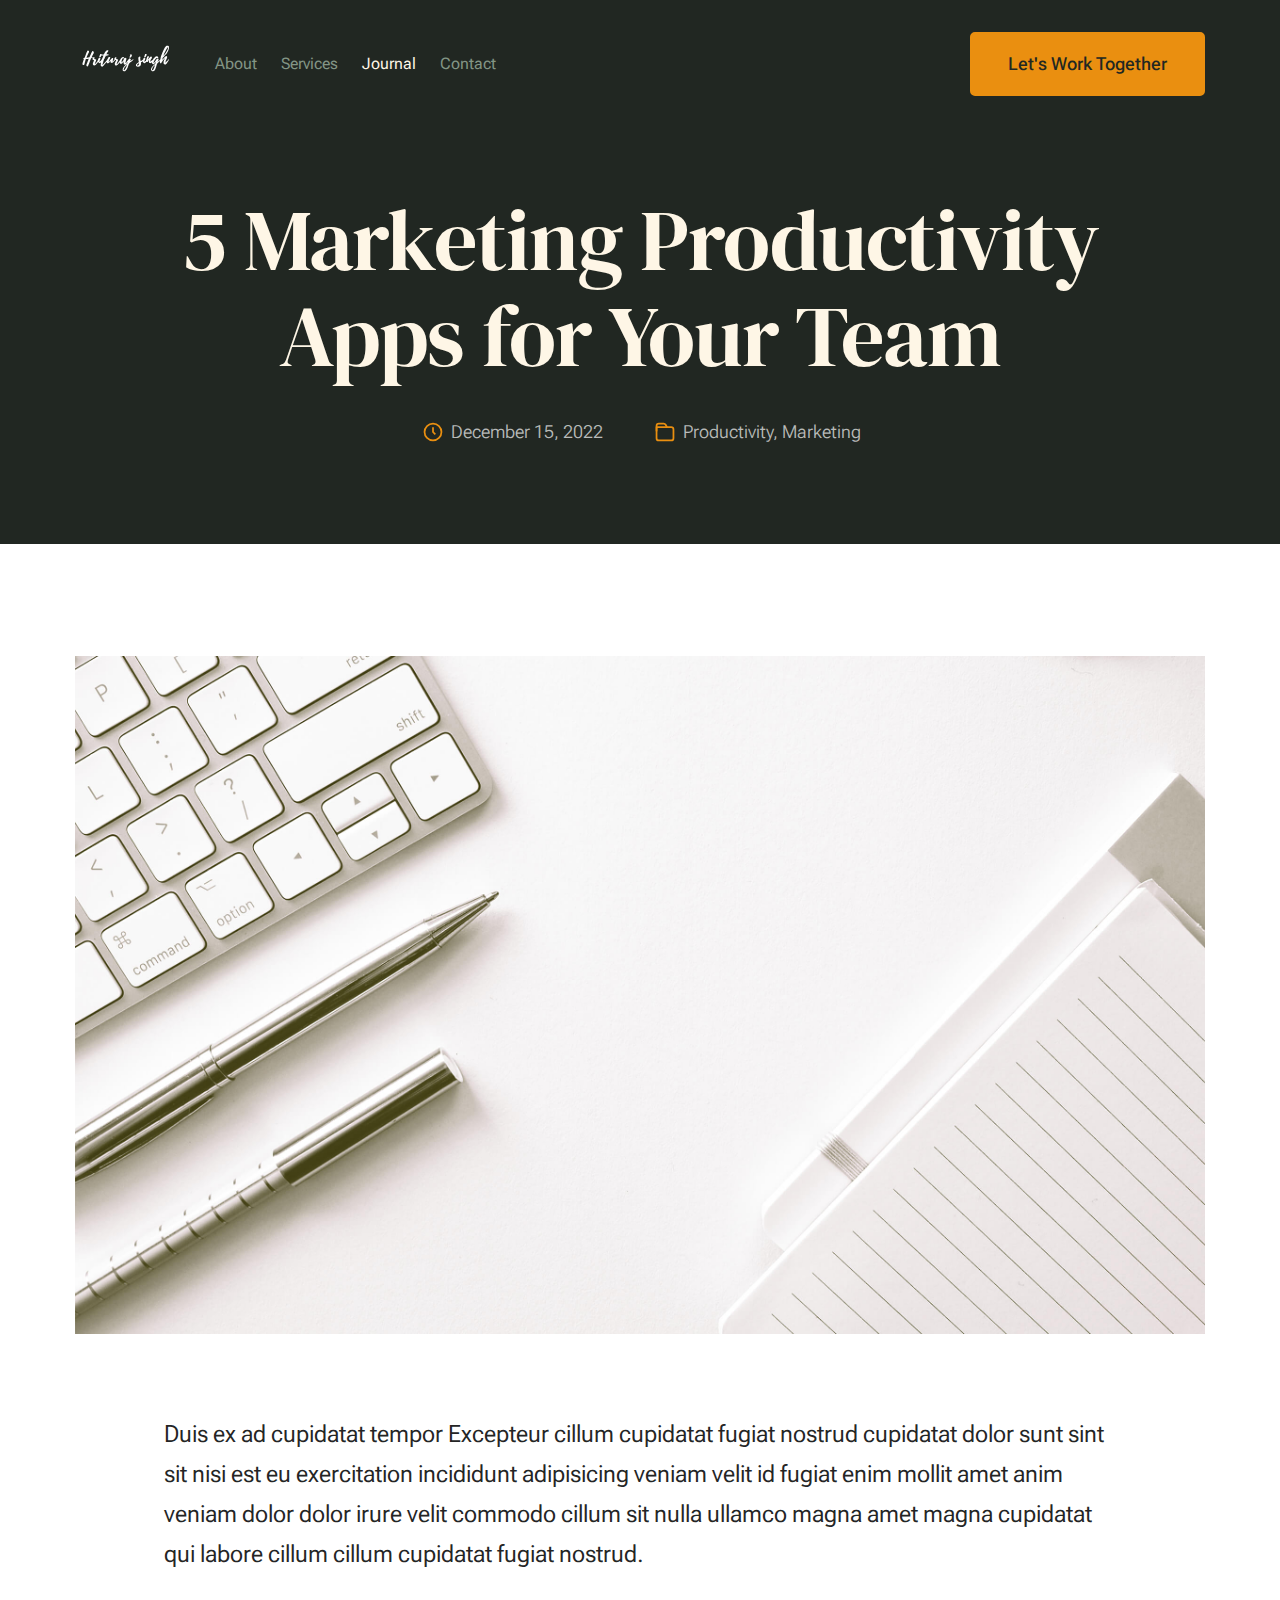
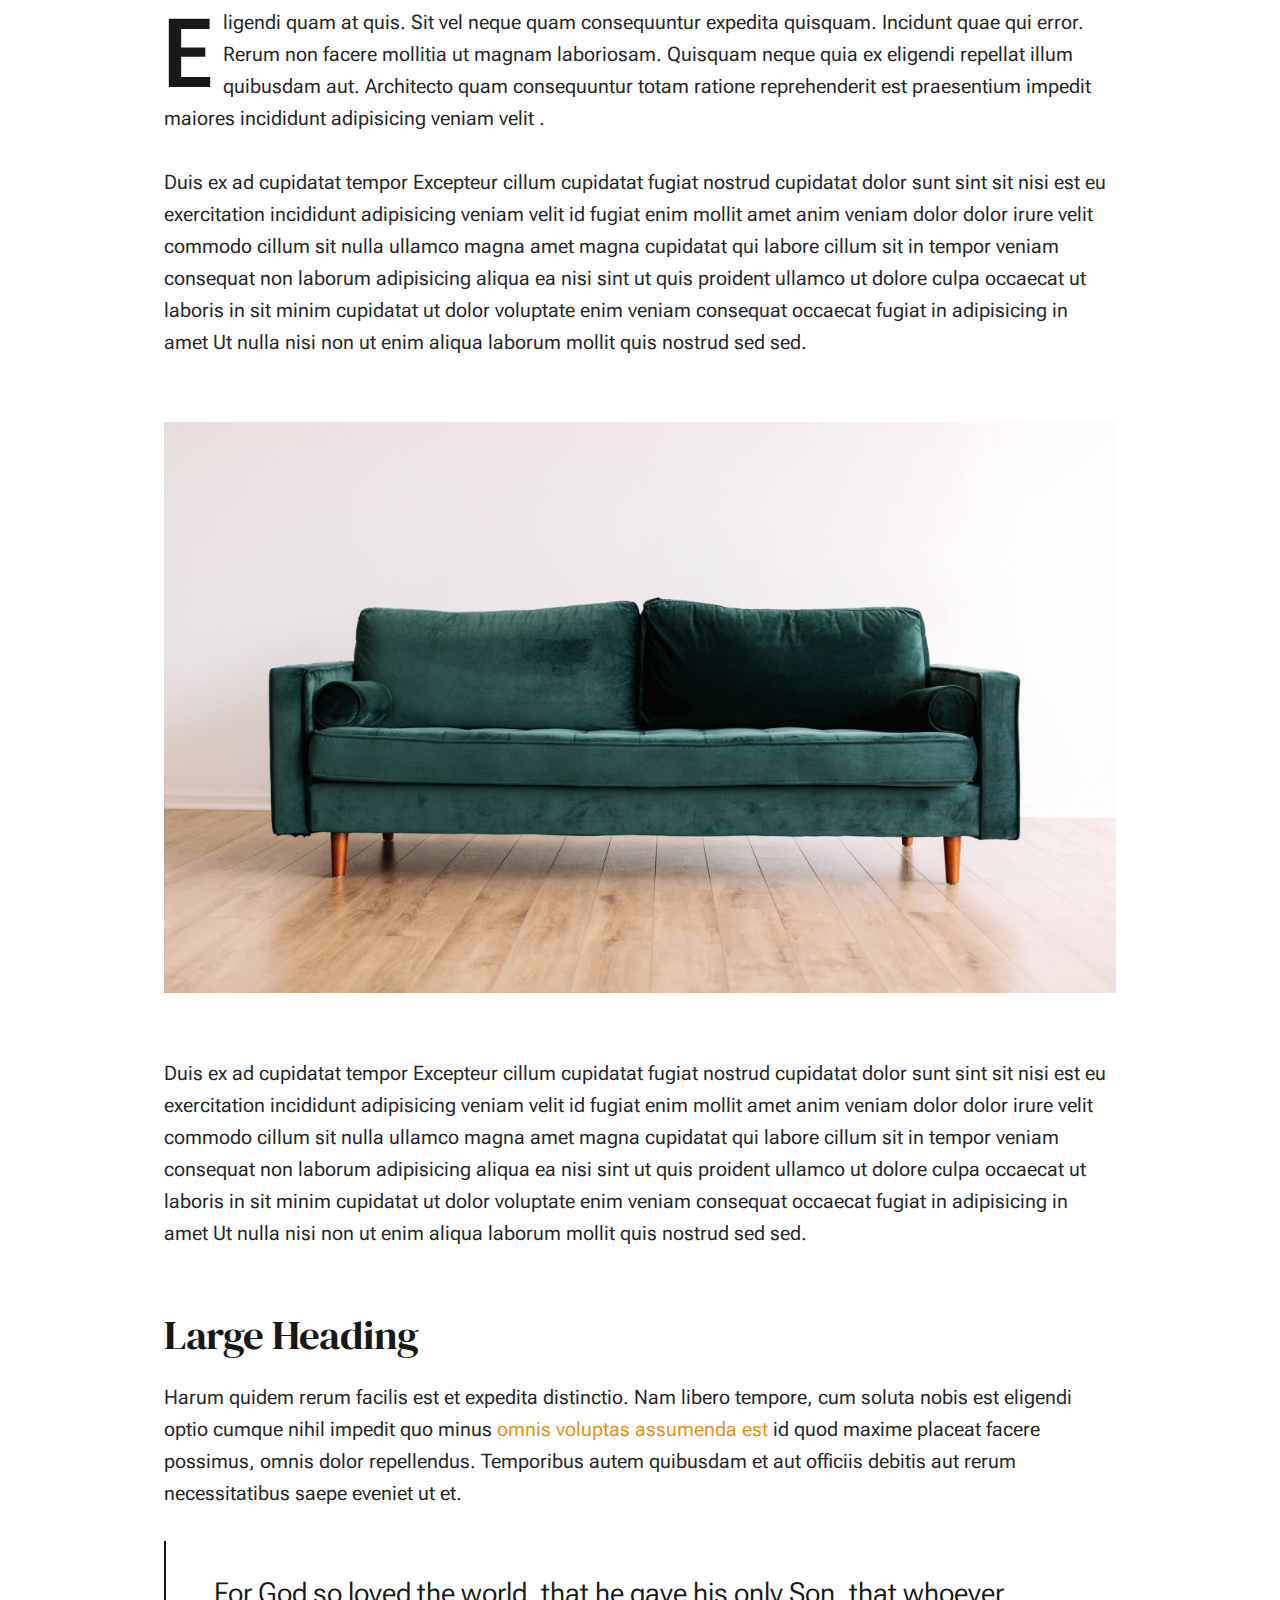
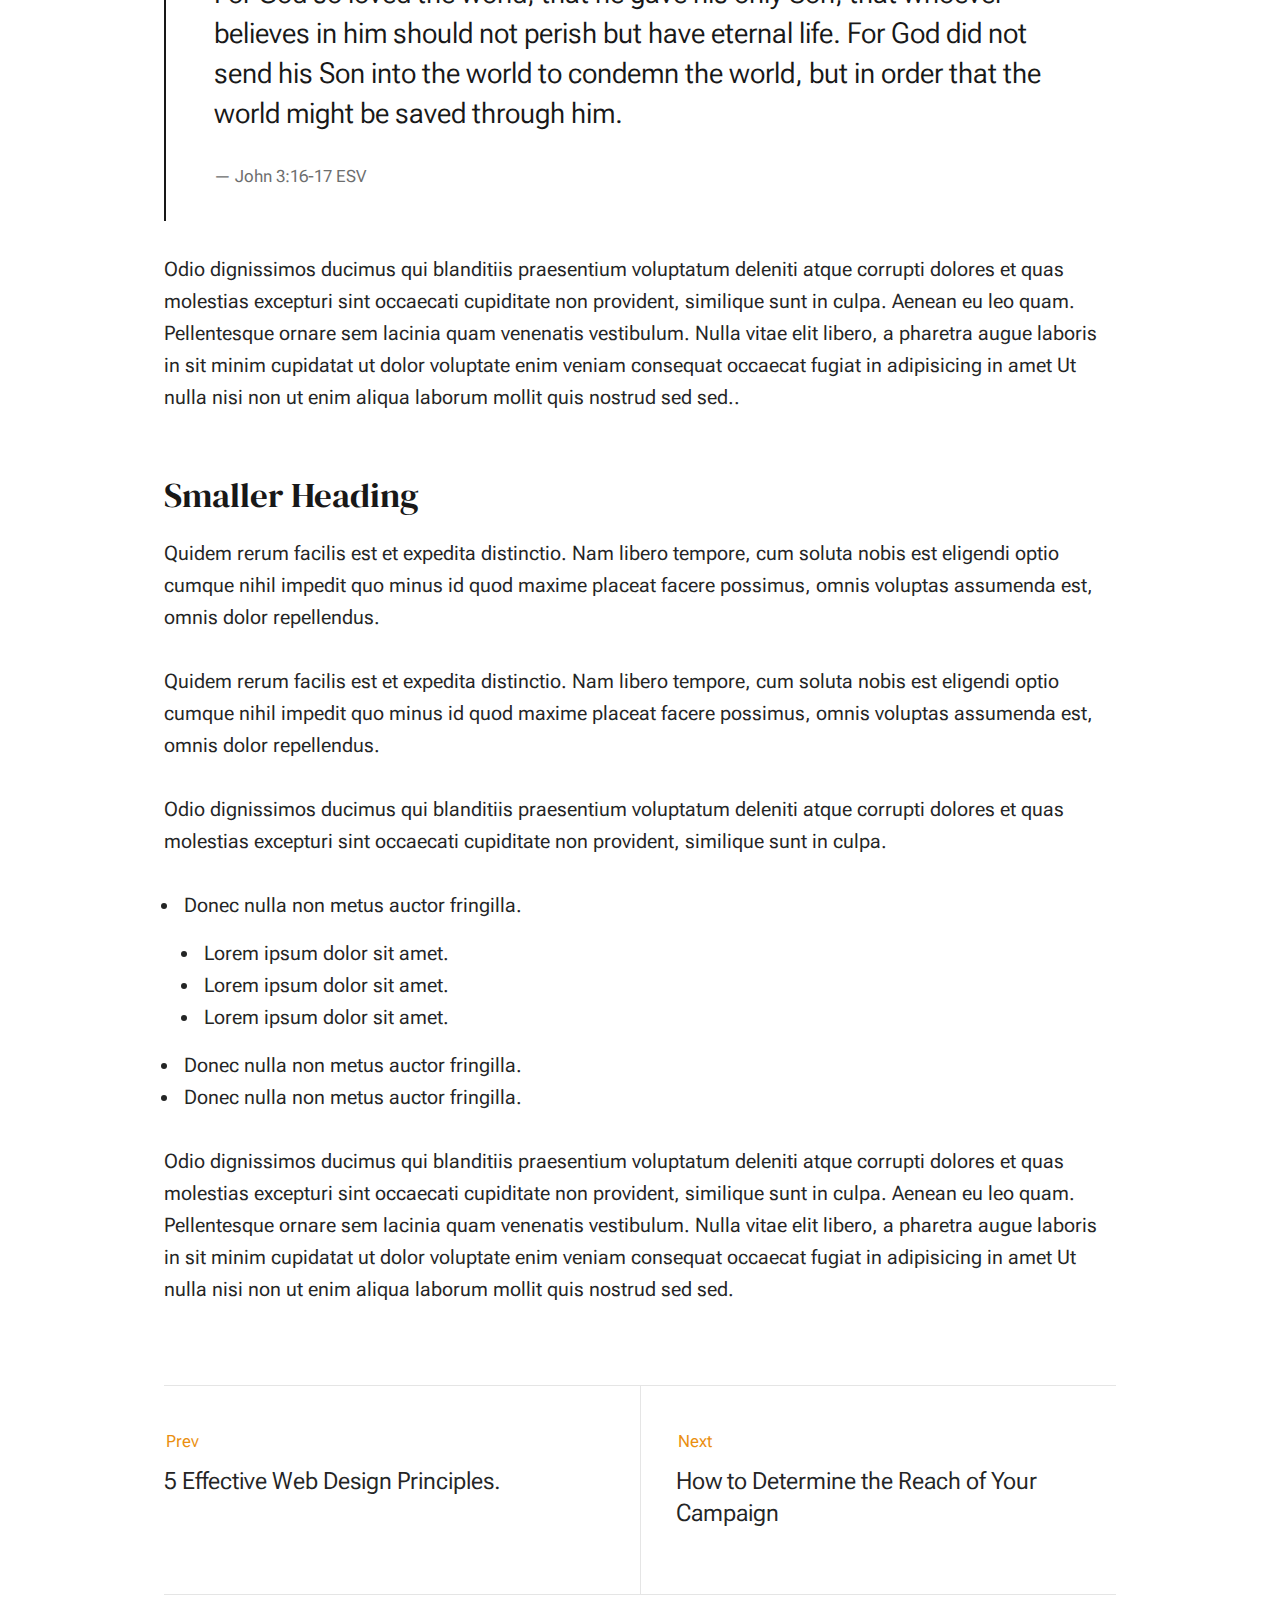
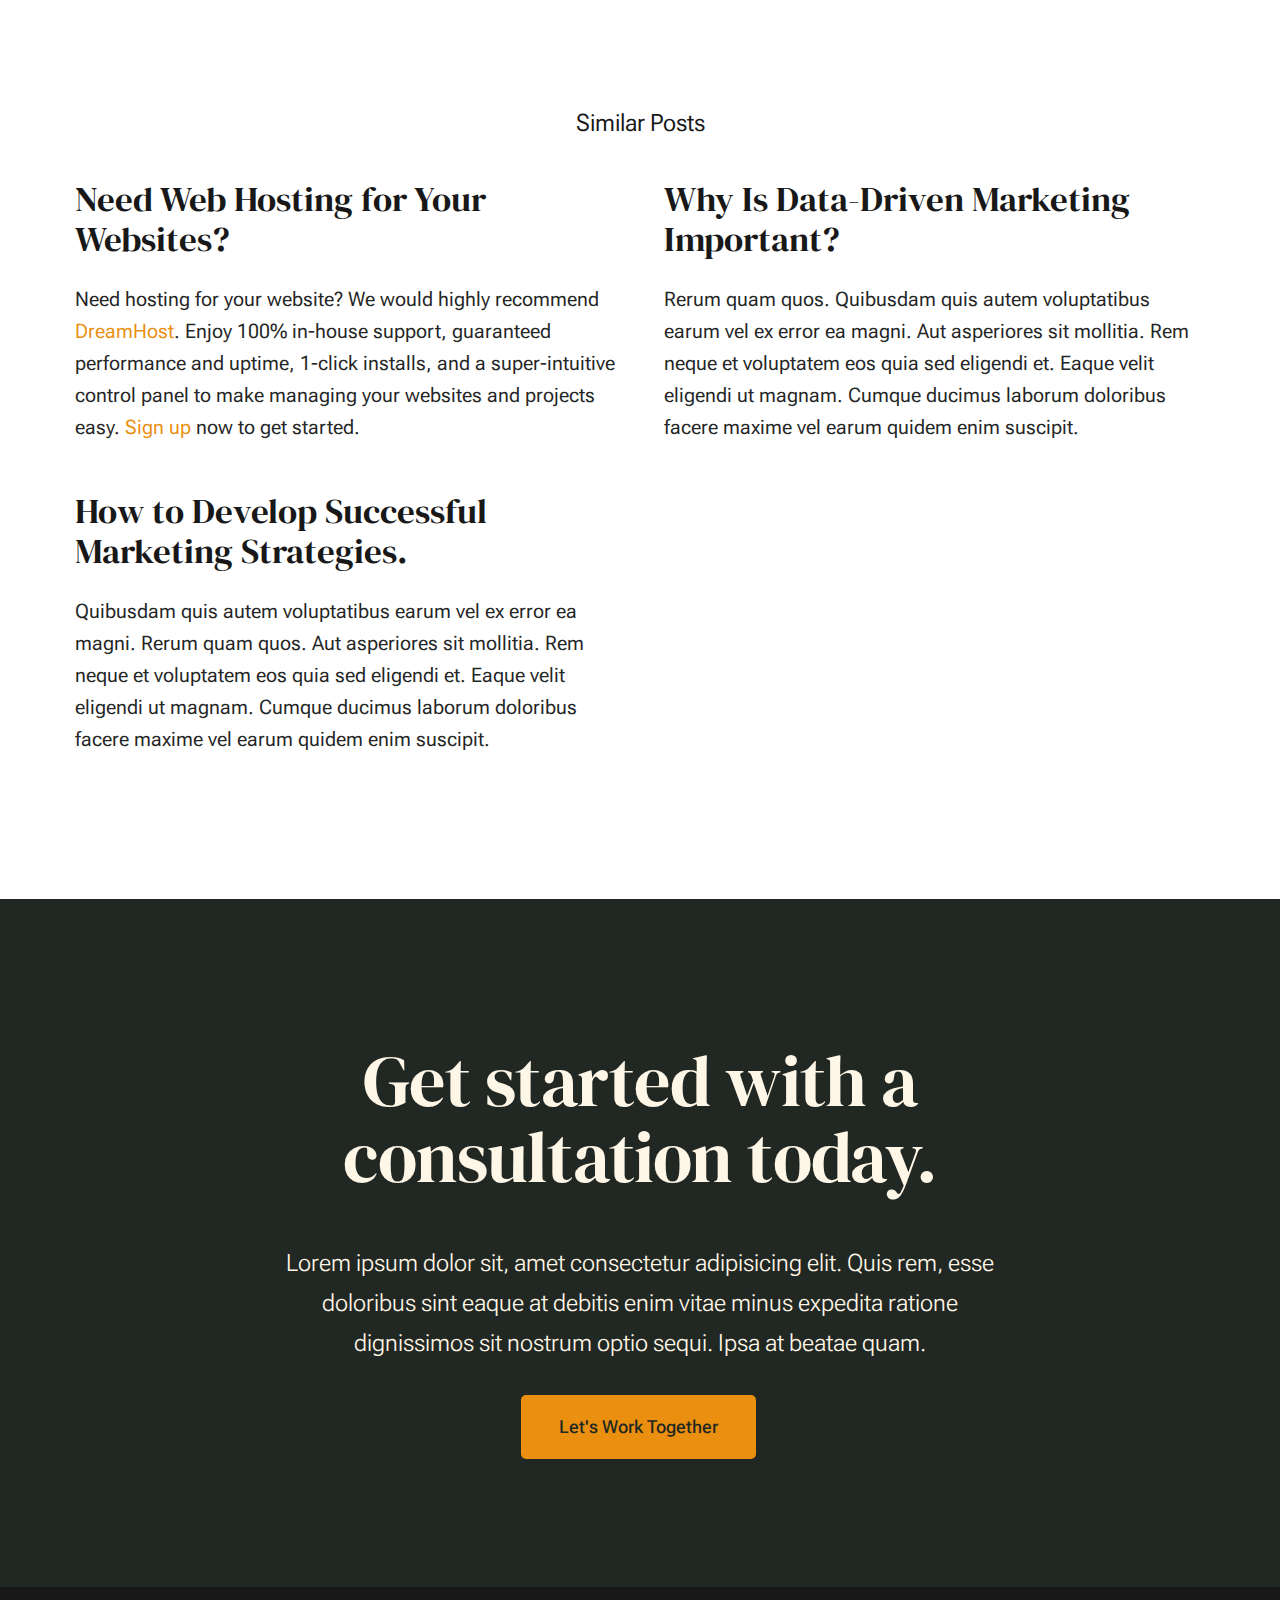
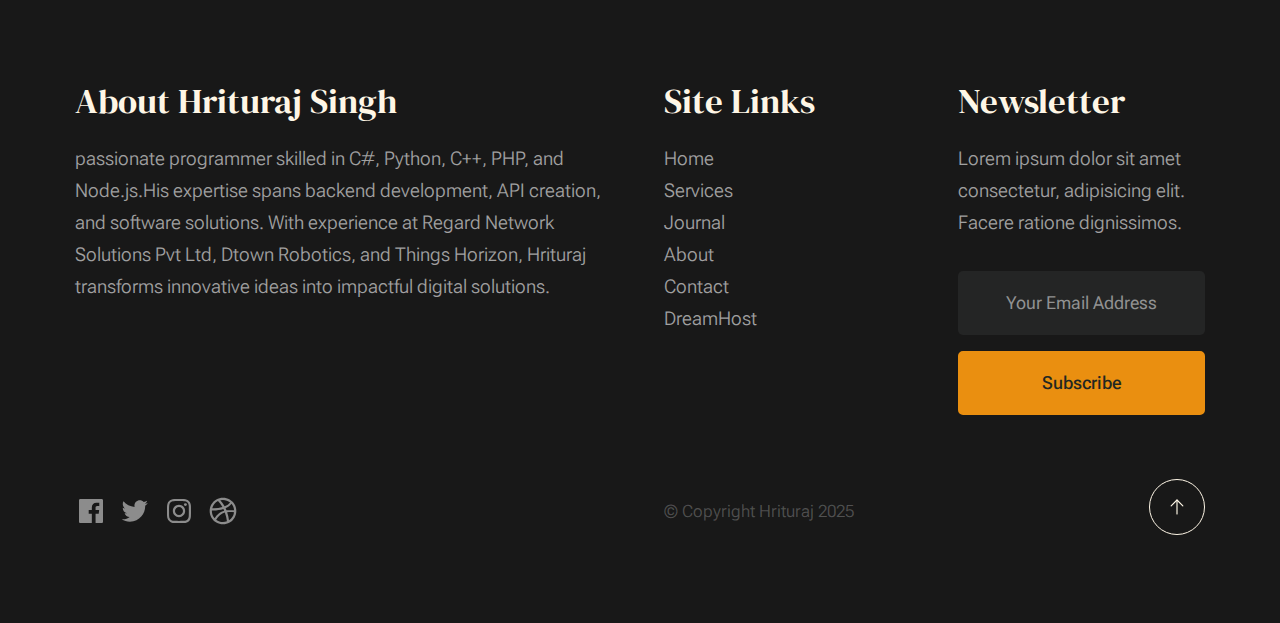
<file: single.html>
<!DOCTYPE html>
<html lang="en" class="no-js" >
<head>

    <!--- basic page needs
    ================================================== -->
    <meta charset="utf-8">
    <meta name="viewport" content="width=device-width, initial-scale=1">
    <title>Single - Hrituraj Singh</title>

    <script>
        document.documentElement.classList.remove('no-js');
        document.documentElement.classList.add('js');
    </script>

    <!-- CSS
    ================================================== -->
    <link rel="stylesheet" href="css/vendor.css">
    <link rel="stylesheet" href="css/styles.css">

    <!-- favicons
    ================================================== -->
    <link rel="apple-touch-icon" sizes="180x180" href="apple-touch-icon.png">
    <link rel="icon" type="image/png" sizes="32x32" href="favicon-32x32.png">
    <link rel="icon" type="image/png" sizes="16x16" href="favicon-16x16.png">
    <link rel="manifest" href="site.webmanifest">

</head>


<body id="top">


    <!-- preloader
    ================================================== -->
    <div id="preloader">
        <div id="loader" class="dots-fade">
            <div></div>
            <div></div>
            <div></div>
        </div>
    </div>


    <!-- page wrap
    ================================================== -->
    <div id="page" class="s-pagewrap">


        <!-- # site header 
        ================================================== -->
        <header class="s-header">

            <div class="row s-header__inner width-sixteen-col">

                <div class="s-header__block">
                    <div class="s-header__logo">
                        <a class="logo" href="index.html">
                            <img src="images/logo.svg" alt="Homepage">
                        </a>
                    </div>

                    <a class="s-header__menu-toggle" href="#0"><span>Menu</span></a>
                </div> <!-- end s-header__block -->

                <nav class="s-header__nav">    
                    <ul class="s-header__menu-links">
                        <li><a href="about.html">About</a></li>
                        <li><a href="services.html">Services</a></li>
                        <li class="current"><a href="blog.html">Journal</a></li>
                        <li><a href="contact.html">Contact</a></li>
                    </ul> <!-- s-header__menu-links -->

                    <div class="s-header__contact">
                        <a href="contact.html" class="btn btn--primary s-header__contact-btn">Let's Work Together</a>
                        
                    </div> <!-- s-header__contact -->    
                </nav> <!-- end s-header__nav -->

            </div> <!-- end s-header__inner -->

        </header> <!-- end s-header -->


        <!-- # site main content
        ================================================== -->
        <article id="content" class="s-content entry">

            <div class="s-pageheader entry__header">
                <div class="row">
                    <div class="column xl-12">

                        <h1 class="entry__title">
                            5 Marketing Productivity Apps for Your Team
                        </h1> <!-- end entry__title -->

                        <div class="entry__meta">
                            <div class="entry__meta-date">
                                <svg width="24" height="24" fill="none" viewBox="0 0 24 24">
                                    <circle cx="12" cy="12" r="7.25" stroke="currentColor" stroke-width="1.5"></circle>
                                    <path stroke="currentColor" stroke-width="1.5" d="M12 8V12L14 14"></path>
                                </svg>
                                December 15, 2022 
                            </div>
                            <div class="entry__meta-cat">
                                <svg width="24" height="24" fill="none" viewBox="0 0 24 24">
                                    <path stroke="currentColor" stroke-linecap="round" stroke-linejoin="round" stroke-width="1.5" d="M19.25 17.25V9.75C19.25 8.64543 18.3546 7.75 17.25 7.75H4.75V17.25C4.75 18.3546 5.64543 19.25 6.75 19.25H17.25C18.3546 19.25 19.25 18.3546 19.25 17.25Z"></path>
                                    <path stroke="currentColor" stroke-linecap="round" stroke-linejoin="round" stroke-width="1.5" d="M13.5 7.5L12.5685 5.7923C12.2181 5.14977 11.5446 4.75 10.8127 4.75H6.75C5.64543 4.75 4.75 5.64543 4.75 6.75V11"></path>
                                </svg>                                      
                                <span class="cat-links">
                                    <a href="blog.html">Productivity</a>
                                    <a href="blog.html">Marketing</a>
                                </span>
                            </div>
                        </div> <!-- end entry__meta -->

                    </div>
                </div>
            </div> <!-- end entry__header --> 

            <div class="s-pagecontent entry__content">

                <div class="row entry__media">
                    <div class="column xl-12">
                        <figure class="featured-image">
                            <img src="images/thumbs/single/standard-1200.jpg" 
                                 srcset="images/thumbs/single/standard-2400.jpg 2400w, 
                                         images/thumbs/single/standard-1200.jpg 1200w, 
                                         images/thumbs/single/standard-600.jpg 600w" sizes="(max-width: 2400px) 100vw, 2400px" alt="">
                        </figure>
                    </div>
                </div> <!-- end entry__media -->

                <div class="row entry__primary width-narrower">
                    <div class="column xl-12"> 

                            <p class="lead">
                            Duis ex ad cupidatat tempor Excepteur cillum cupidatat fugiat nostrud cupidatat dolor 
                            sunt sint sit nisi est eu exercitation incididunt adipisicing veniam velit id fugiat 
                            enim mollit amet anim veniam dolor dolor irure velit commodo cillum sit nulla ullamco 
                            magna amet magna cupidatat qui labore cillum cillum cupidatat fugiat nostrud. </p> 

                            <p class="drop-cap">
                            Eligendi quam at quis. Sit vel neque quam consequuntur expedita quisquam. Incidunt quae 
                            qui error. Rerum non facere mollitia ut magnam laboriosam. Quisquam neque quia ex eligendi 
                            repellat illum quibusdam aut. Architecto quam consequuntur totam ratione reprehenderit est 
                            praesentium impedit maiores incididunt adipisicing veniam velit .
                            </p>
    
                            <p>
                            Duis ex ad cupidatat tempor Excepteur cillum cupidatat fugiat nostrud cupidatat dolor 
                            sunt sint sit nisi est eu exercitation incididunt adipisicing veniam velit id fugiat 
                            enim mollit amet anim veniam dolor dolor irure velit commodo cillum sit nulla ullamco 
                            magna amet magna cupidatat qui labore cillum sit in tempor veniam consequat non laborum 
                            adipisicing aliqua ea nisi sint ut quis proident ullamco ut dolore culpa occaecat ut 
                            laboris in sit minim cupidatat ut dolor voluptate enim veniam consequat occaecat fugiat 
                            in adipisicing in amet Ut nulla nisi non ut enim aliqua laborum mollit quis nostrud sed sed.
                            </p>
            
                            <figure class="alignwide">
                                <img src="images/sample-1200.jpg" 
                                     srcset="images/sample-2400.jpg 2400w, 
                                             images/sample-1200.jpg 1200w, 
                                             images/sample-600.jpg 600w" sizes="(max-width: 2400px) 100vw, 2400px" alt="">
                            </figure>
    
                            <p>
                            Duis ex ad cupidatat tempor Excepteur cillum cupidatat fugiat nostrud cupidatat dolor 
                            sunt sint sit nisi est eu exercitation incididunt adipisicing veniam velit id fugiat 
                            enim mollit amet anim veniam dolor dolor irure velit commodo cillum sit nulla ullamco 
                            magna amet magna cupidatat qui labore cillum sit in tempor veniam consequat non laborum 
                            adipisicing aliqua ea nisi sint ut quis proident ullamco ut dolore culpa occaecat ut 
                            laboris in sit minim cupidatat ut dolor voluptate enim veniam consequat occaecat fugiat 
                            in adipisicing in amet Ut nulla nisi non ut enim aliqua laborum mollit quis nostrud sed sed.
                            </p>
    
                            <h2>Large Heading</h2>
        
                            <p>
                            Harum quidem rerum facilis est et expedita distinctio. Nam libero tempore, cum soluta 
                            nobis est eligendi optio cumque nihil impedit quo minus <a href="http://#">omnis voluptas assumenda est</a> 
                            id quod maxime placeat facere possimus, omnis dolor repellendus. Temporibus autem quibusdam et 
                            aut officiis debitis aut rerum necessitatibus saepe eveniet ut et.</p>
    
                            <blockquote>
                                <p>
                                For God so loved the world, that he gave his only Son, that whoever believes in 
                                him should not perish but have eternal life. For God did not send his Son into 
                                the world to condemn the world, but in order that the world might be 
                                saved through him.
                                </p>
                                <cite>John 3:16-17 ESV</cite>
                            </blockquote>
    
                            <p>
                            Odio dignissimos ducimus qui blanditiis praesentium voluptatum deleniti atque corrupti dolores 
                            et quas molestias excepturi sint occaecati cupiditate non provident, similique sunt in culpa. 
                            Aenean eu leo quam. Pellentesque ornare sem lacinia quam venenatis vestibulum. Nulla vitae elit 
                            libero, a pharetra augue laboris in sit minim cupidatat ut dolor voluptate enim veniam consequat 
                            occaecat fugiat in adipisicing in amet Ut nulla nisi non ut enim aliqua laborum mollit quis nostrud sed sed..</p>
    
                            <h3>Smaller Heading</h3>
    
                            <p>
                            Quidem rerum facilis est et expedita distinctio. Nam libero tempore, cum soluta nobis est 
                            eligendi optio cumque nihil impedit quo minus id quod maxime placeat facere possimus, omnis voluptas 
                            assumenda est, omnis dolor repellendus.
                            </p>
    
                            <p>
                            Quidem rerum facilis est et expedita distinctio. Nam libero tempore, cum soluta nobis est 
                            eligendi optio cumque nihil impedit quo minus id quod maxime placeat facere possimus, omnis voluptas 
                            assumenda est, omnis dolor repellendus.
                            </p>
                                    
                            <p>
                            Odio dignissimos ducimus qui blanditiis praesentium voluptatum deleniti atque corrupti dolores et 
                            quas molestias excepturi sint occaecati cupiditate non provident, similique sunt in culpa.</p>
    
                            <ul>
                                <li>Donec nulla non metus auctor fringilla.
                                    <ul>
                                        <li>Lorem ipsum dolor sit amet.</li>
                                        <li>Lorem ipsum dolor sit amet.</li>
                                        <li>Lorem ipsum dolor sit amet.</li>
                                    </ul>
                                </li>
                                <li>Donec nulla non metus auctor fringilla.</li>
                                <li>Donec nulla non metus auctor fringilla.</li>
                            </ul>
    
                            <p>
                            Odio dignissimos ducimus qui blanditiis praesentium voluptatum deleniti atque corrupti dolores et quas 
                            molestias excepturi sint occaecati cupiditate non provident, similique sunt in culpa. Aenean eu leo quam. 
                            Pellentesque ornare sem lacinia quam venenatis vestibulum. Nulla vitae elit libero, a pharetra augue 
                            laboris in sit minim cupidatat ut dolor voluptate enim veniam consequat occaecat fugiat in adipisicing 
                            in amet Ut nulla nisi non ut enim aliqua laborum mollit quis nostrud sed sed.
                            </p>        

                            <div class="post-nav">
                                <div class="post-nav__prev">
                                    <a href="single-standard.html" rel="prev">
                                        <span>Prev</span>
                                        5 Effective Web Design Principles. 
                                    </a>
                                </div>
                                <div class="post-nav__next">
                                    <a href="single-standard.html" rel="next">
                                        <span>Next</span>
                                        How to Determine the Reach of Your Campaign
                                    </a>
                                </div>
                            </div> <!-- end post-nav -->                                                   
                   
                    </div> <!-- end column-->
                </div> <!-- end entry__primary -->    
                
                <div class="row related-posts">
                    <div class="column xl-12">

                        <h4 class="text-center">Similar Posts</h4>

                        <div class="grid-list-items">
                
                            <div class="grid-list-items__item blog-card">
                                <div class="blog-card__header">
                                    <h3 class="blog-card__title"><a href="https://www.dreamhost.com/r.cgi?287326">Need Web Hosting for Your Websites?</a></h3>
                                </div>
                                <div class="blog-card__text">
                                    <p>
                                    Need hosting for your website? We would highly recommend <a href="https://www.dreamhost.com/r.cgi?287326">DreamHost</a>.
                                    Enjoy 100% in-house support, guaranteed performance and uptime, 1-click installs, and a super-intuitive control 
                                    panel to make managing your websites and projects easy. <a href="https://www.dreamhost.com/r.cgi?287326">Sign up</a> now to get started.
                                    </p>
                                </div>
                            </div> <!-- end blog-card -->
                            <div class="grid-list-items__item blog-card">
                                <div class="blog-card__header">
                                    <h3 class="blog-card__title"><a href="single.html">Why Is Data-Driven Marketing Important?</a></h3>
                                </div>
                                <div class="blog-card__text">
                                    <p>
                                    Rerum quam quos. Quibusdam quis autem voluptatibus earum vel ex error ea magni. Aut asperiores 
                                    sit mollitia. Rem neque et voluptatem eos quia sed eligendi et. Eaque velit eligendi ut 
                                    magnam. Cumque ducimus laborum doloribus facere maxime vel earum quidem enim suscipit.
                                    </p>
                                </div>
                            </div> <!-- end blog-card -->
                            <div class="grid-list-items__item blog-card">
                                <div class="blog-card__header">
                                    <h3 class="blog-card__title"><a href="single.html">How to Develop Successful Marketing Strategies.</a></h3>
                                </div>
                                <div class="blog-card__text">
                                    <p>
                                    Quibusdam quis autem voluptatibus earum vel ex error ea magni. Rerum quam quos. Aut asperiores 
                                    sit mollitia. Rem neque et voluptatem eos quia sed eligendi et. Eaque velit eligendi ut 
                                    magnam. Cumque ducimus laborum doloribus facere maxime vel earum quidem enim suscipit.
                                    </p>
                                </div>
                            </div> <!-- end blog card -->
                        
                        </div> <!-- end grid-list-items -->
                          
                    </div> <!-- end column -->
                </div> <!-- end related-posts --> 

            </div> <!-- end entry__content -->

        </article> <!-- s-content entry-->
        

        <!-- # cta
        ================================================== -->
        <section id="cta" class="s-cta">

            <div class="row row-x-center text-center">
                <div class="column xl-8 lg-12">

                    <div class="s-cta__content">
                        <h2 class="text-display-title">
                        Get started with a consultation today.
                        </h2>
                        <p class="lead">
                        Lorem ipsum dolor sit, amet consectetur adipisicing elit. Quis rem, esse doloribus sint eaque at debitis enim vitae minus expedita ratione dignissimos sit nostrum optio sequi. Ipsa at beatae quam.
                        </p>
                        <a href="contact.html" class="btn btn--primary">Let's Work Together</a>
                    </div>

                </div>
            </div>

        </section> <!-- end s-cta -->


        <!-- # footer 
        ================================================== -->
        <footer class="s-footer">
            <div class="row s-footer__content">
                <div class="column xl-6 lg-6 md-12 s-footer__block s-footer__about">                    
                    <h3>About Hrituraj Singh</h3>
                    <p>
                        passionate programmer skilled in C#, Python, C++, PHP, and Node.js.His expertise spans backend development, API creation, and software solutions. With experience at Regard Network Solutions Pvt Ltd, Dtown Robotics, and Things Horizon, Hrituraj transforms innovative ideas into impactful digital solutions.
                    </p>               
                </div>                
                <div class="column xl-3 lg-6 md-12 s-footer__block s-footer__site-links">
                    <h3>Site Links</h3>
                    <ul class="link-list">
                        <li><a href="index.html">Home</a></li>
                        <li><a href="services.html">Services</a></li>
                        <li><a href="blog.html">Journal</a></li>
                        <li><a href="about.html">About</a></li>
                        <li><a href="contact.html">Contact</a></li>
                        <li><a href="https://www.dreamhost.com/r.cgi?287326">DreamHost</a></li>
                    </ul>
                </div>
                <div class="column xl-3 lg-6 md-12 tab-12 s-footer__block s-footer__newsletter">
                    <h3>Newsletter</h3>

                    <p>
                    Lorem ipsum dolor sit amet consectetur, adipisicing elit. Facere ratione dignissimos.
                    </p>

                    <div class="subscribe-form">
                        <form id="mc-form" class="mc-form">
                            <input type="email" name="EMAIL" id="mce-EMAIL" class="u-fullwidth text-center" placeholder="Your Email Address" title="The domain portion of the email address is invalid (the portion after the @)." pattern="^([^\x00-\x20\x22\x28\x29\x2c\x2e\x3a-\x3c\x3e\x40\x5b-\x5d\x7f-\xff]+|\x22([^\x0d\x22\x5c\x80-\xff]|\x5c[\x00-\x7f])*\x22)(\x2e([^\x00-\x20\x22\x28\x29\x2c\x2e\x3a-\x3c\x3e\x40\x5b-\x5d\x7f-\xff]+|\x22([^\x0d\x22\x5c\x80-\xff]|\x5c[\x00-\x7f])*\x22))*\x40([^\x00-\x20\x22\x28\x29\x2c\x2e\x3a-\x3c\x3e\x40\x5b-\x5d\x7f-\xff]+|\x5b([^\x0d\x5b-\x5d\x80-\xff]|\x5c[\x00-\x7f])*\x5d)(\x2e([^\x00-\x20\x22\x28\x29\x2c\x2e\x3a-\x3c\x3e\x40\x5b-\x5d\x7f-\xff]+|\x5b([^\x0d\x5b-\x5d\x80-\xff]|\x5c[\x00-\x7f])*\x5d))*(\.\w{2,})+$" required>
                            <input type="submit" name="subscribe" value="Subscribe" class="btn btn--primary btn--small u-fullwidth">
                            <!-- <div style="position: absolute; left: -5000px;" aria-hidden="true"><input type="text" name="b_cdb7b577e41181934ed6a6a44_9a91cfe7b3" tabindex="-1" value=""></div> -->
                            <div class="mc-status"></div>
                        </form>
                    </div>
                </div>
            </div>    
            
            <div class="row s-footer__bottom">
                <div class="column xl-6 lg-12">
                    <ul class="s-footer__social social-list">
                        <li>
                            <a href="#0">
                                <svg xmlns="http://www.w3.org/2000/svg" width="24" height="24" viewBox="0 0 24 24" style="fill:rgba(0, 0, 0, 1);transform:;-ms-filter:"><path d="M20,3H4C3.447,3,3,3.448,3,4v16c0,0.552,0.447,1,1,1h8.615v-6.96h-2.338v-2.725h2.338v-2c0-2.325,1.42-3.592,3.5-3.592 c0.699-0.002,1.399,0.034,2.095,0.107v2.42h-1.435c-1.128,0-1.348,0.538-1.348,1.325v1.735h2.697l-0.35,2.725h-2.348V21H20 c0.553,0,1-0.448,1-1V4C21,3.448,20.553,3,20,3z"></path></svg>
                                <span class="u-screen-reader-text">Facebook</span>
                            </a>
                        </li>
                        <li>
                            <a href="#0">
                                <svg xmlns="http://www.w3.org/2000/svg" width="24" height="24" viewBox="0 0 24 24" style="fill:rgba(0, 0, 0, 1);transform:;-ms-filter:"><path d="M19.633,7.997c0.013,0.175,0.013,0.349,0.013,0.523c0,5.325-4.053,11.461-11.46,11.461c-2.282,0-4.402-0.661-6.186-1.809 c0.324,0.037,0.636,0.05,0.973,0.05c1.883,0,3.616-0.636,5.001-1.721c-1.771-0.037-3.255-1.197-3.767-2.793 c0.249,0.037,0.499,0.062,0.761,0.062c0.361,0,0.724-0.05,1.061-0.137c-1.847-0.374-3.23-1.995-3.23-3.953v-0.05 c0.537,0.299,1.16,0.486,1.82,0.511C3.534,9.419,2.823,8.184,2.823,6.787c0-0.748,0.199-1.434,0.548-2.032 c1.983,2.443,4.964,4.04,8.306,4.215c-0.062-0.3-0.1-0.611-0.1-0.923c0-2.22,1.796-4.028,4.028-4.028 c1.16,0,2.207,0.486,2.943,1.272c0.91-0.175,1.782-0.512,2.556-0.973c-0.299,0.935-0.936,1.721-1.771,2.22 c0.811-0.088,1.597-0.312,2.319-0.624C21.104,6.712,20.419,7.423,19.633,7.997z"></path></svg>
                                <span class="u-screen-reader-text">Twitter</span>
                            </a>
                        </li>
                        <li>
                            <a href="#0">
                                <svg xmlns="http://www.w3.org/2000/svg" width="24" height="24" viewBox="0 0 24 24" style="fill:rgba(0, 0, 0, 1);transform:;-ms-filter:"><path d="M11.999,7.377c-2.554,0-4.623,2.07-4.623,4.623c0,2.554,2.069,4.624,4.623,4.624c2.552,0,4.623-2.07,4.623-4.624 C16.622,9.447,14.551,7.377,11.999,7.377L11.999,7.377z M11.999,15.004c-1.659,0-3.004-1.345-3.004-3.003 c0-1.659,1.345-3.003,3.004-3.003s3.002,1.344,3.002,3.003C15.001,13.659,13.658,15.004,11.999,15.004L11.999,15.004z"></path><circle cx="16.806" cy="7.207" r="1.078"></circle><path d="M20.533,6.111c-0.469-1.209-1.424-2.165-2.633-2.632c-0.699-0.263-1.438-0.404-2.186-0.42 c-0.963-0.042-1.268-0.054-3.71-0.054s-2.755,0-3.71,0.054C7.548,3.074,6.809,3.215,6.11,3.479C4.9,3.946,3.945,4.902,3.477,6.111 c-0.263,0.7-0.404,1.438-0.419,2.186c-0.043,0.962-0.056,1.267-0.056,3.71c0,2.442,0,2.753,0.056,3.71 c0.015,0.748,0.156,1.486,0.419,2.187c0.469,1.208,1.424,2.164,2.634,2.632c0.696,0.272,1.435,0.426,2.185,0.45 c0.963,0.042,1.268,0.055,3.71,0.055s2.755,0,3.71-0.055c0.747-0.015,1.486-0.157,2.186-0.419c1.209-0.469,2.164-1.424,2.633-2.633 c0.263-0.7,0.404-1.438,0.419-2.186c0.043-0.962,0.056-1.267,0.056-3.71s0-2.753-0.056-3.71C20.941,7.57,20.801,6.819,20.533,6.111z M19.315,15.643c-0.007,0.576-0.111,1.147-0.311,1.688c-0.305,0.787-0.926,1.409-1.712,1.711c-0.535,0.199-1.099,0.303-1.67,0.311 c-0.95,0.044-1.218,0.055-3.654,0.055c-2.438,0-2.687,0-3.655-0.055c-0.569-0.007-1.135-0.112-1.669-0.311 c-0.789-0.301-1.414-0.923-1.719-1.711c-0.196-0.534-0.302-1.099-0.311-1.669c-0.043-0.95-0.053-1.218-0.053-3.654 c0-2.437,0-2.686,0.053-3.655c0.007-0.576,0.111-1.146,0.311-1.687c0.305-0.789,0.93-1.41,1.719-1.712 c0.534-0.198,1.1-0.303,1.669-0.311c0.951-0.043,1.218-0.055,3.655-0.055c2.437,0,2.687,0,3.654,0.055 c0.571,0.007,1.135,0.112,1.67,0.311c0.786,0.303,1.407,0.925,1.712,1.712c0.196,0.534,0.302,1.099,0.311,1.669 c0.043,0.951,0.054,1.218,0.054,3.655c0,2.436,0,2.698-0.043,3.654H19.315z"></path></svg>
                                <span class="u-screen-reader-text">Instagram</span>
                            </a>
                        </li>
                        <li>
                            <a href="#0">
                                <svg xmlns="http://www.w3.org/2000/svg" width="24" height="24" viewBox="0 0 24 24" style="fill: rgba(0, 0, 0, 1);transform: ;msFilter:;"><path d="M20.66 6.98a9.932 9.932 0 0 0-3.641-3.64C15.486 2.447 13.813 2 12 2s-3.486.447-5.02 1.34c-1.533.893-2.747 2.107-3.64 3.64S2 10.187 2 12s.446 3.487 1.34 5.02a9.924 9.924 0 0 0 3.641 3.64C8.514 21.553 10.187 22 12 22s3.486-.447 5.02-1.34a9.932 9.932 0 0 0 3.641-3.64C21.554 15.487 22 13.813 22 12s-.446-3.487-1.34-5.02zM12 3.66c2 0 3.772.64 5.32 1.919-.92 1.174-2.286 2.14-4.1 2.9-1.002-1.813-2.088-3.327-3.261-4.54A7.715 7.715 0 0 1 12 3.66zM5.51 6.8a8.116 8.116 0 0 1 2.711-2.22c1.212 1.201 2.325 2.7 3.34 4.5-2 .6-4.114.9-6.341.9-.573 0-1.006-.013-1.3-.04A8.549 8.549 0 0 1 5.51 6.8zM3.66 12c0-.054.003-.12.01-.2.007-.08.01-.146.01-.2.254.014.641.02 1.161.02 2.666 0 5.146-.367 7.439-1.1.187.373.381.793.58 1.26-1.32.293-2.674 1.006-4.061 2.14S6.4 16.247 5.76 17.5c-1.4-1.587-2.1-3.42-2.1-5.5zM12 20.34c-1.894 0-3.594-.587-5.101-1.759.601-1.187 1.524-2.322 2.771-3.401 1.246-1.08 2.483-1.753 3.71-2.02a29.441 29.441 0 0 1 1.56 6.62 8.166 8.166 0 0 1-2.94.56zm7.08-3.96a8.351 8.351 0 0 1-2.58 2.621c-.24-2.08-.7-4.107-1.379-6.081.932-.066 1.765-.1 2.5-.1.799 0 1.686.034 2.659.1a8.098 8.098 0 0 1-1.2 3.46zm-1.24-5c-1.16 0-2.233.047-3.22.14a27.053 27.053 0 0 0-.68-1.62c2.066-.906 3.532-2.006 4.399-3.3 1.2 1.414 1.854 3.027 1.96 4.84-.812-.04-1.632-.06-2.459-.06z"></path></svg>
                                <span class="u-screen-reader-text">Dribbble</span>
                            </a>
                        </li>
                    </ul> <!-- end s-footer__social -->
                </div>
                <div class="column xl-6 lg-12">
                    <p class="ss-copyright">
                        <span>© Copyright Hrituraj 2025</span> 
                    </p>
                </div>

                <div class="ss-go-top">
                    <a class="smoothscroll" title="Back to Top" href="#top">
                        <svg xmlns="http://www.w3.org/2000/svg" viewBox="0 0 24 24" width="36" height="36" fill="none" stroke="#ffffff" stroke-width="1" stroke-linecap="round" stroke-linejoin="round">&lt;!--!  Atomicons Free 1.00 by @atisalab License - https://atomicons.com/license/ (Icons: CC BY 4.0) Copyright 2021 Atomicons --&gt;<polyline points="17 11 12 6 7 11"></polyline><line x1="12" y1="18" x2="12" y2="6"></line></svg>
                    </a>
                </div> <!-- end ss-go-top -->
            </div>
            
        </footer> <!-- end s-footer -->

    </div> <!-- end page-wrap -->

    <!-- Java Script
    ================================================== -->
    <script src="js/plugins.js"></script>
    <script src="js/main.js"></script>

</body>
</html>
</file>
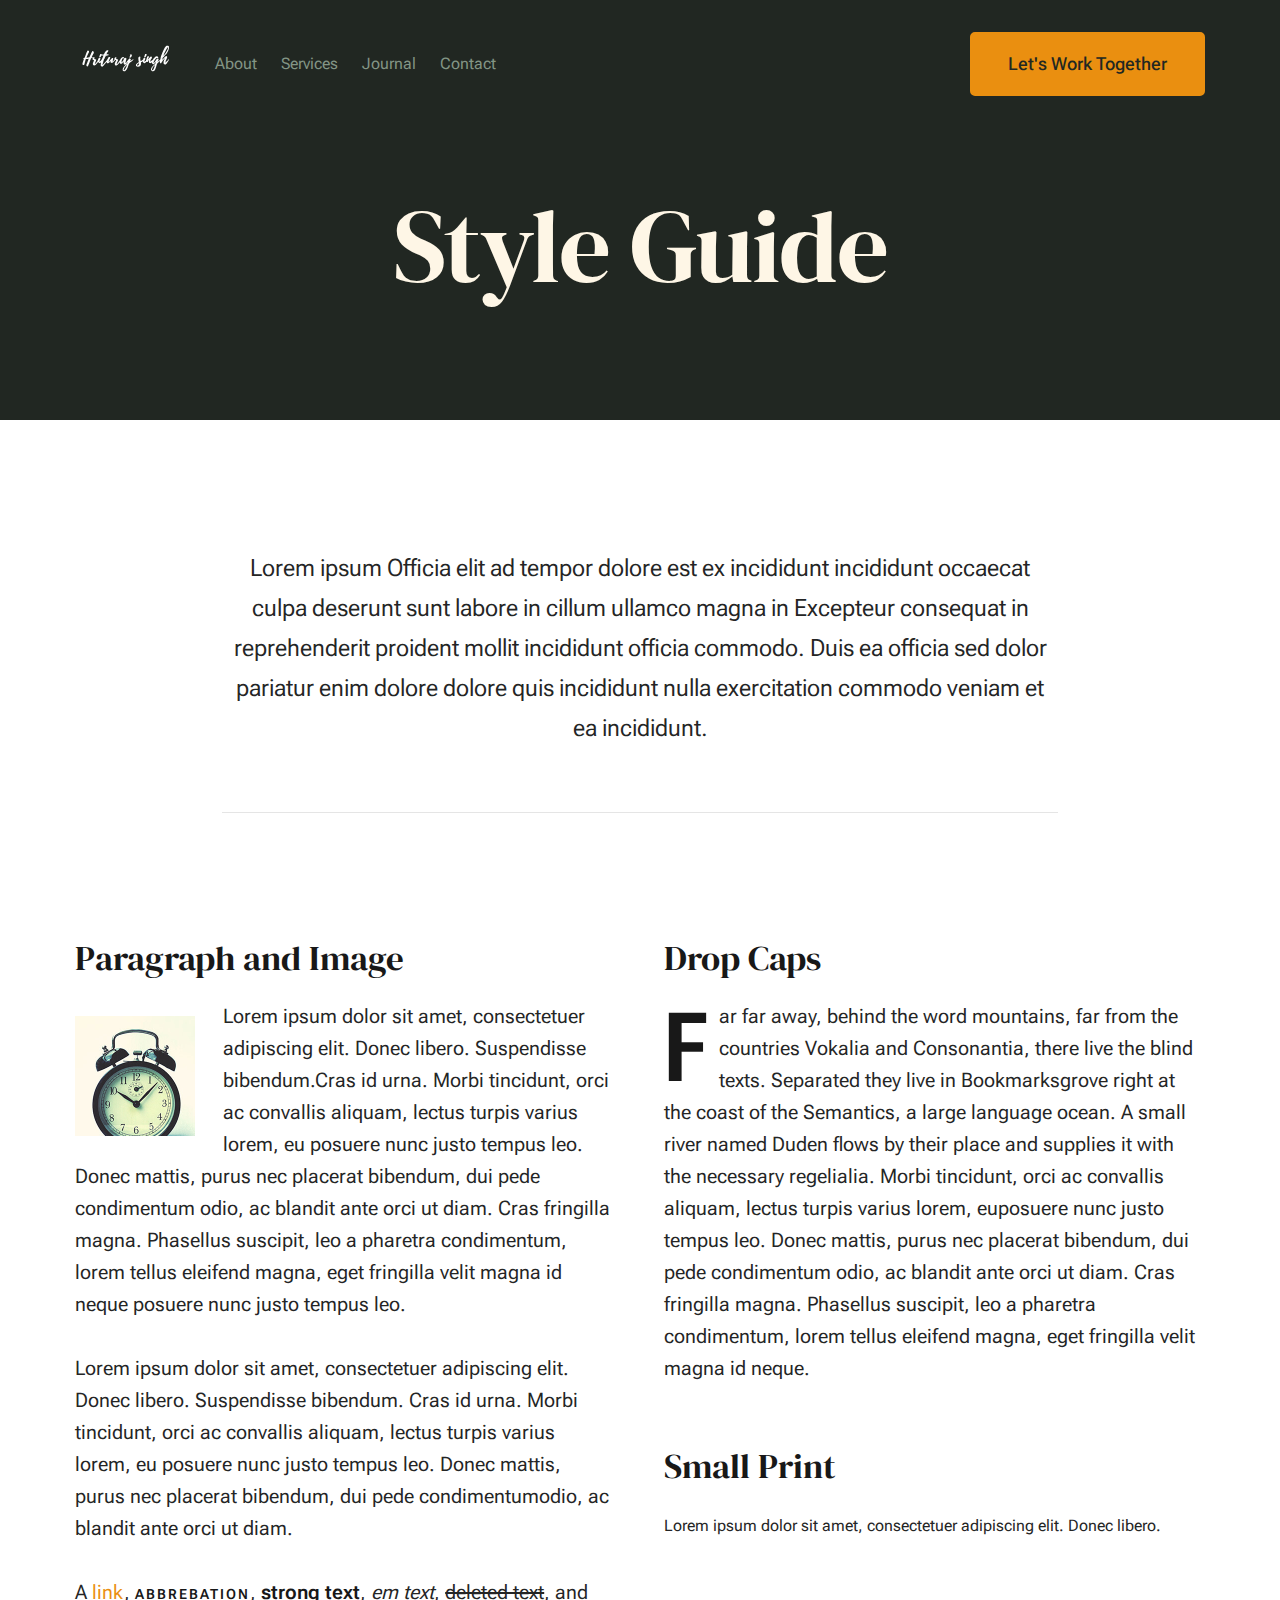
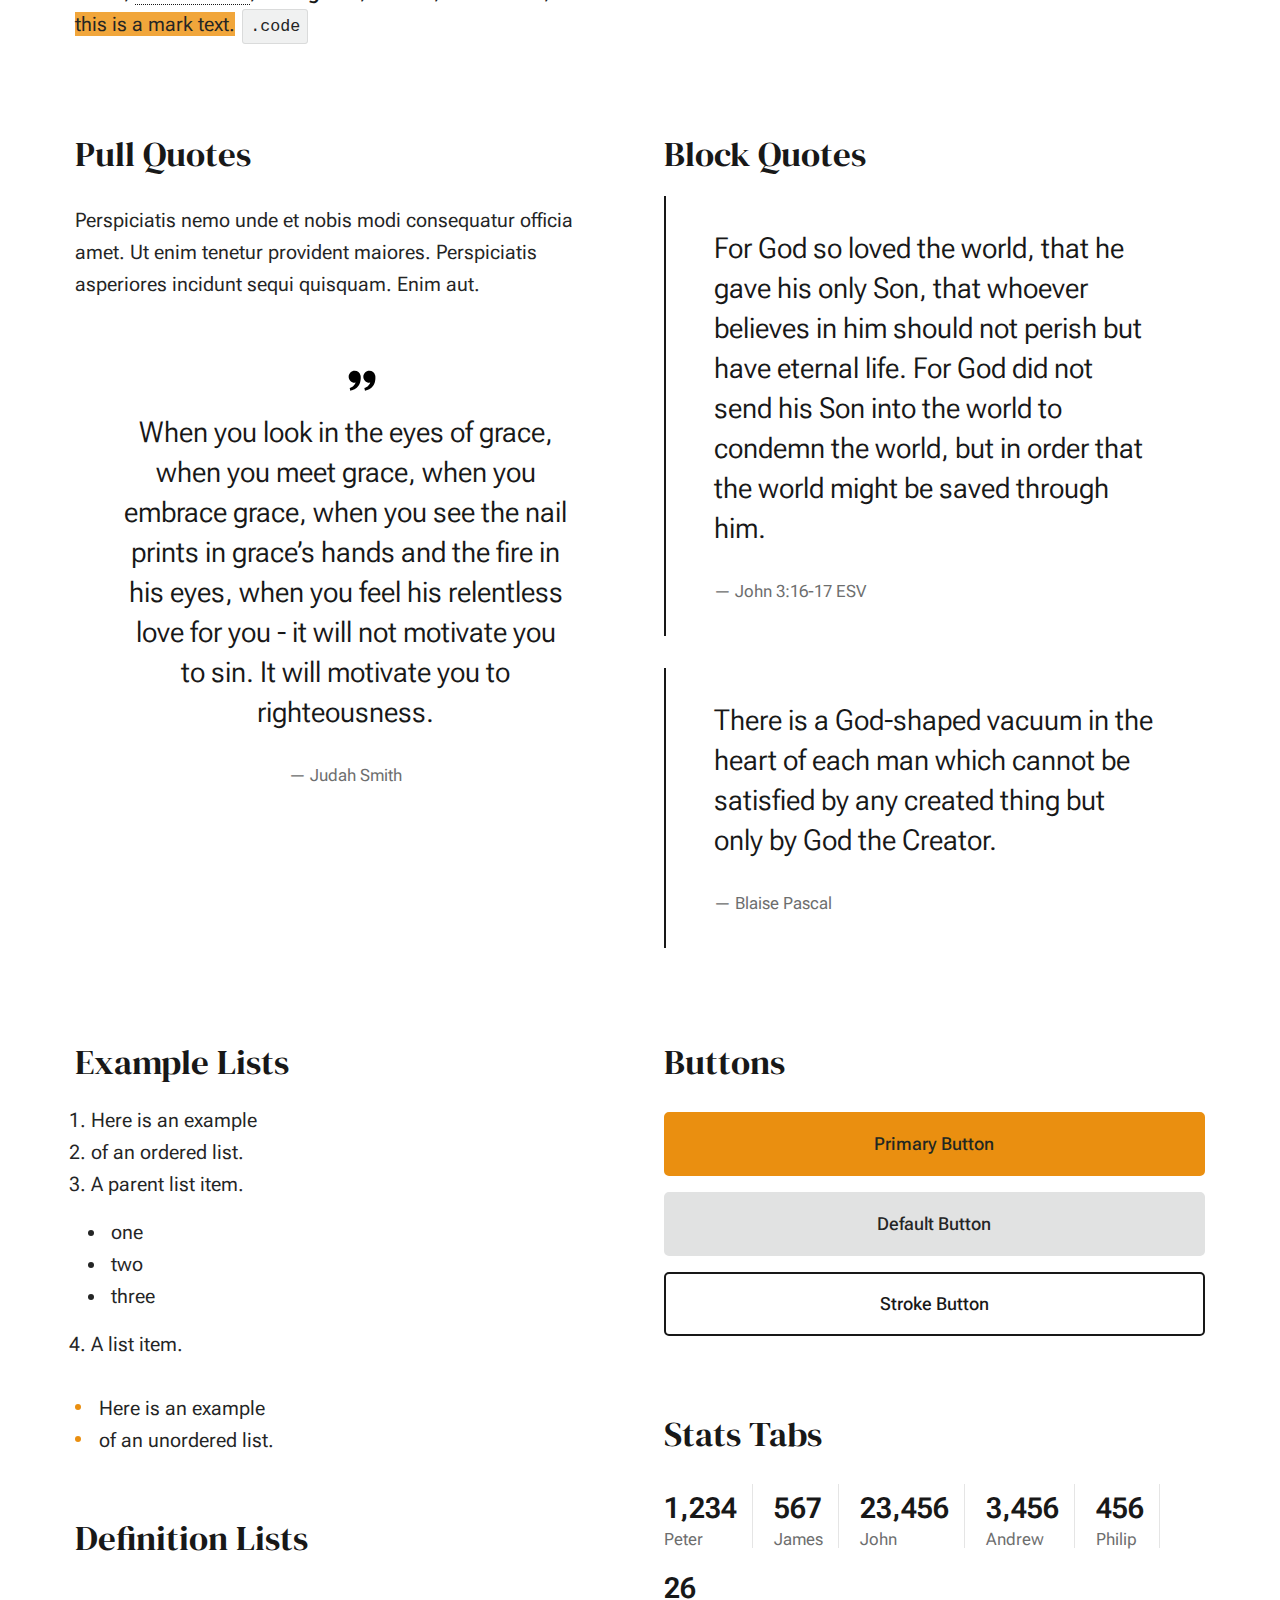
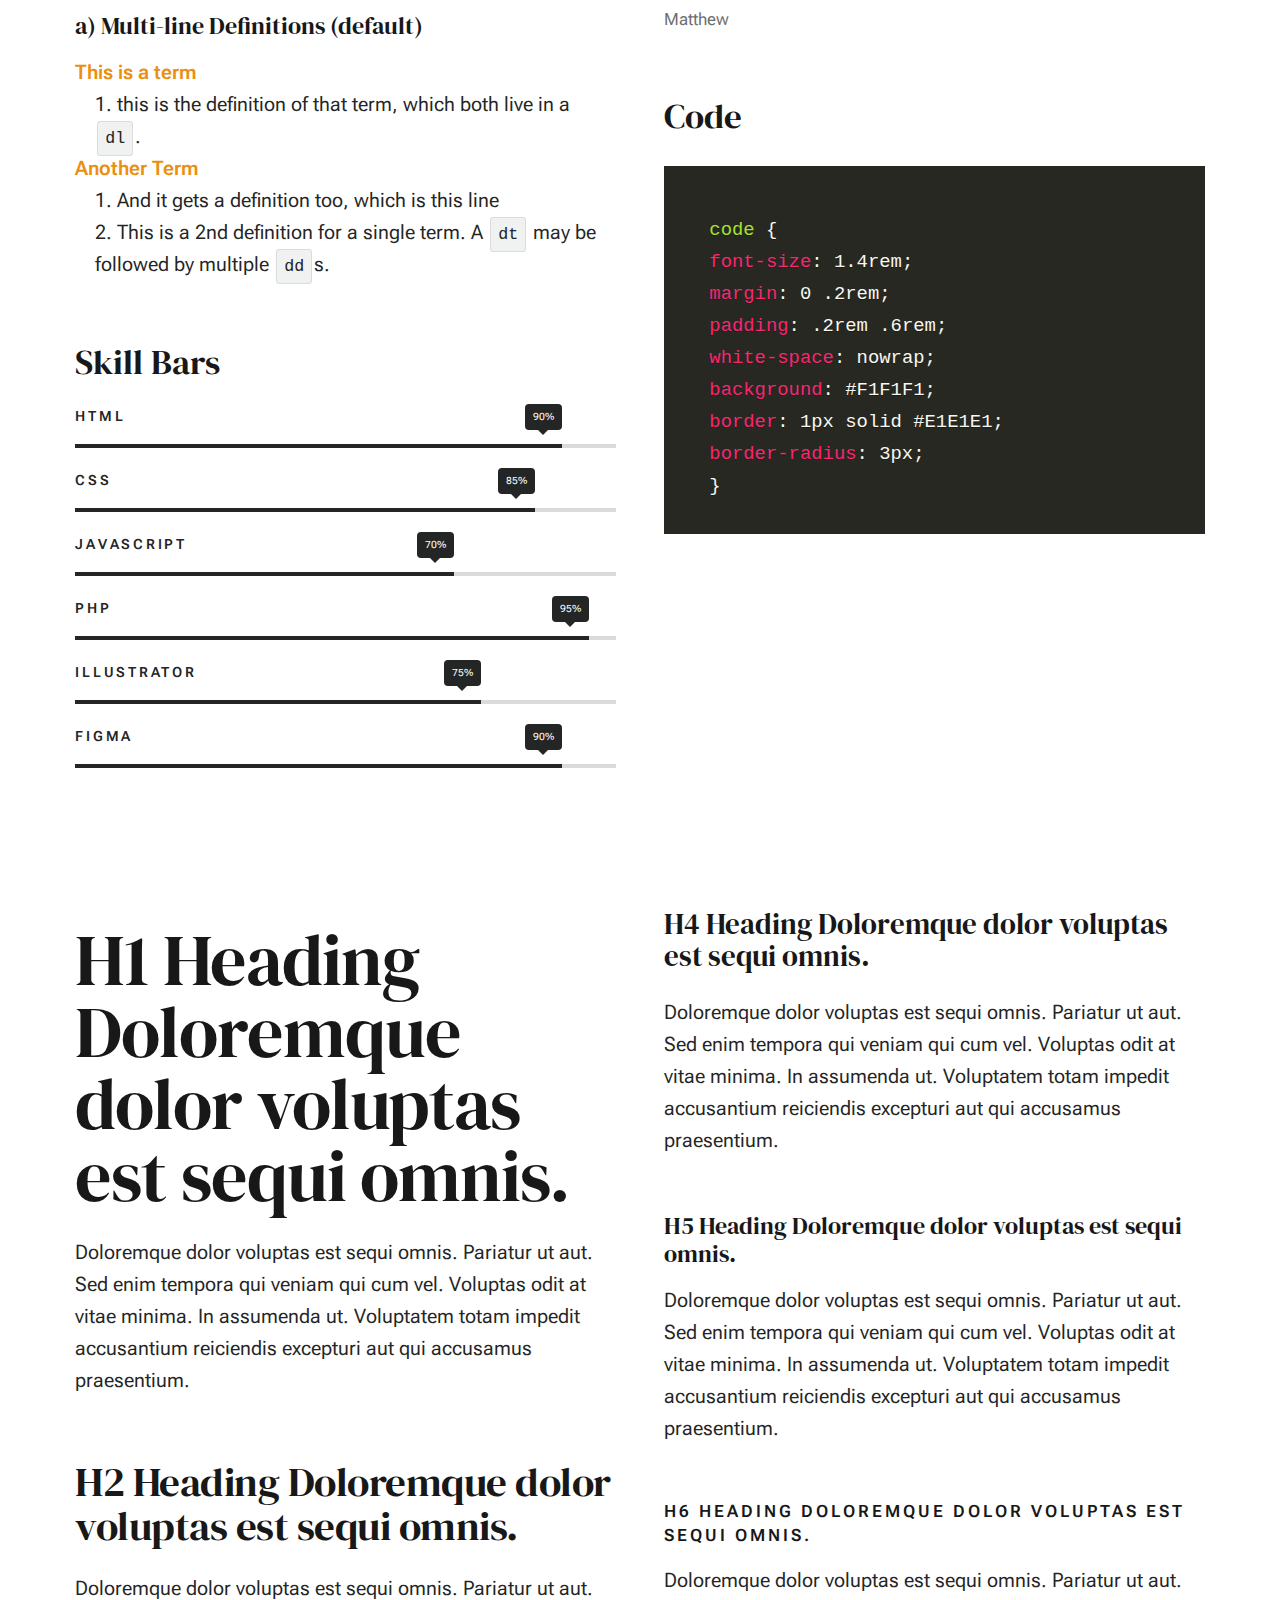
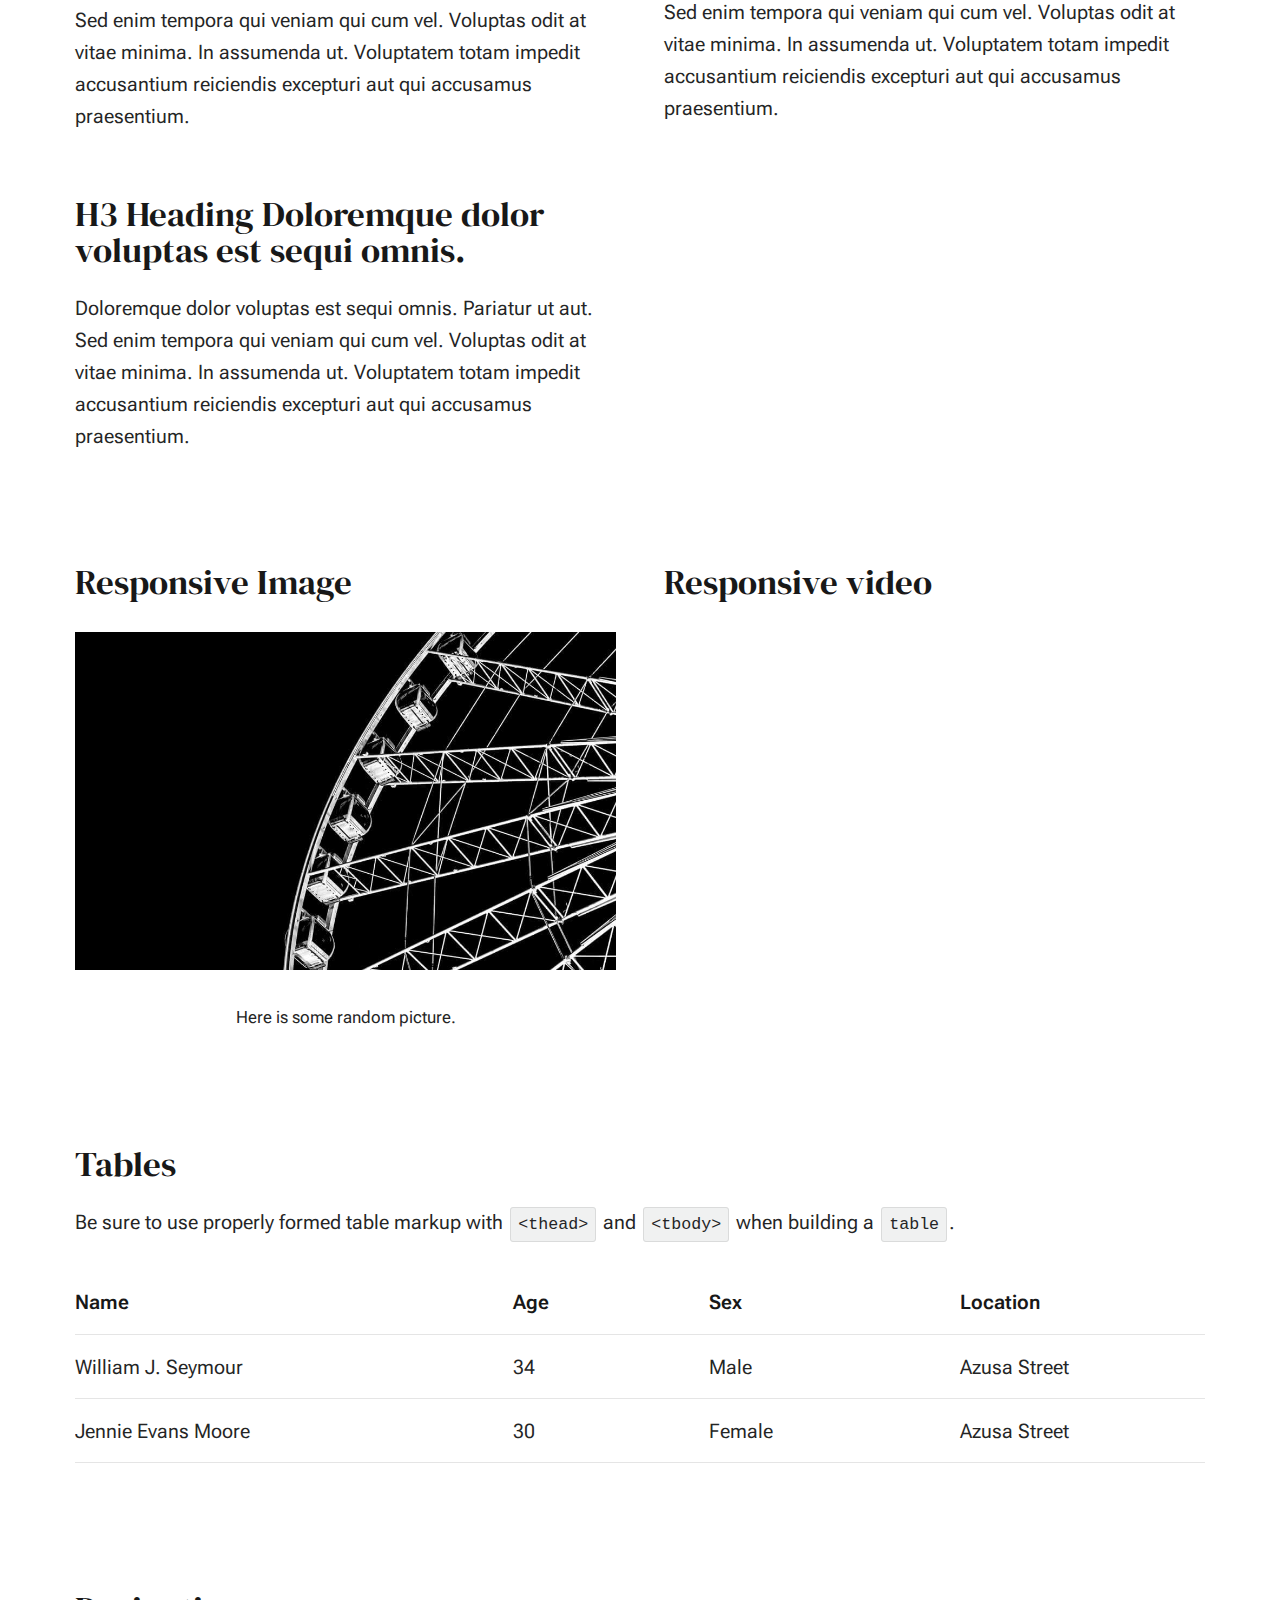
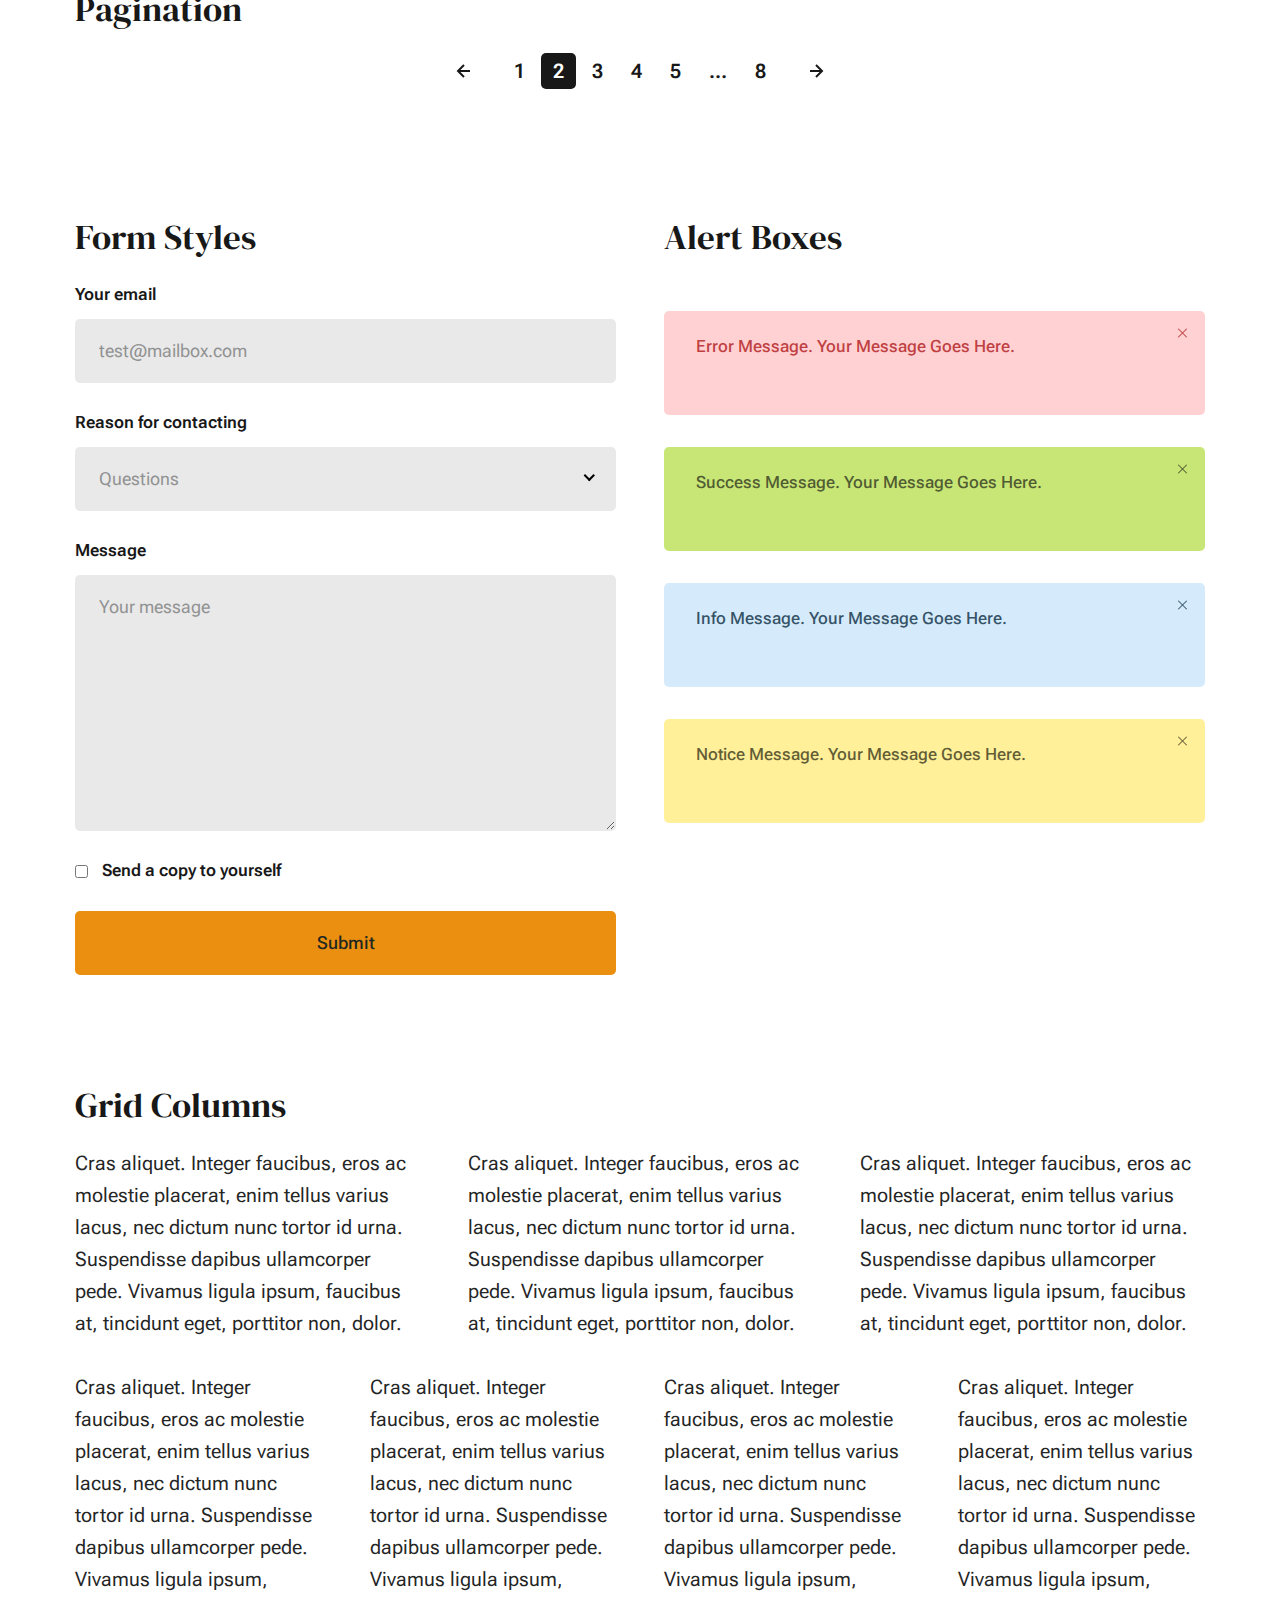
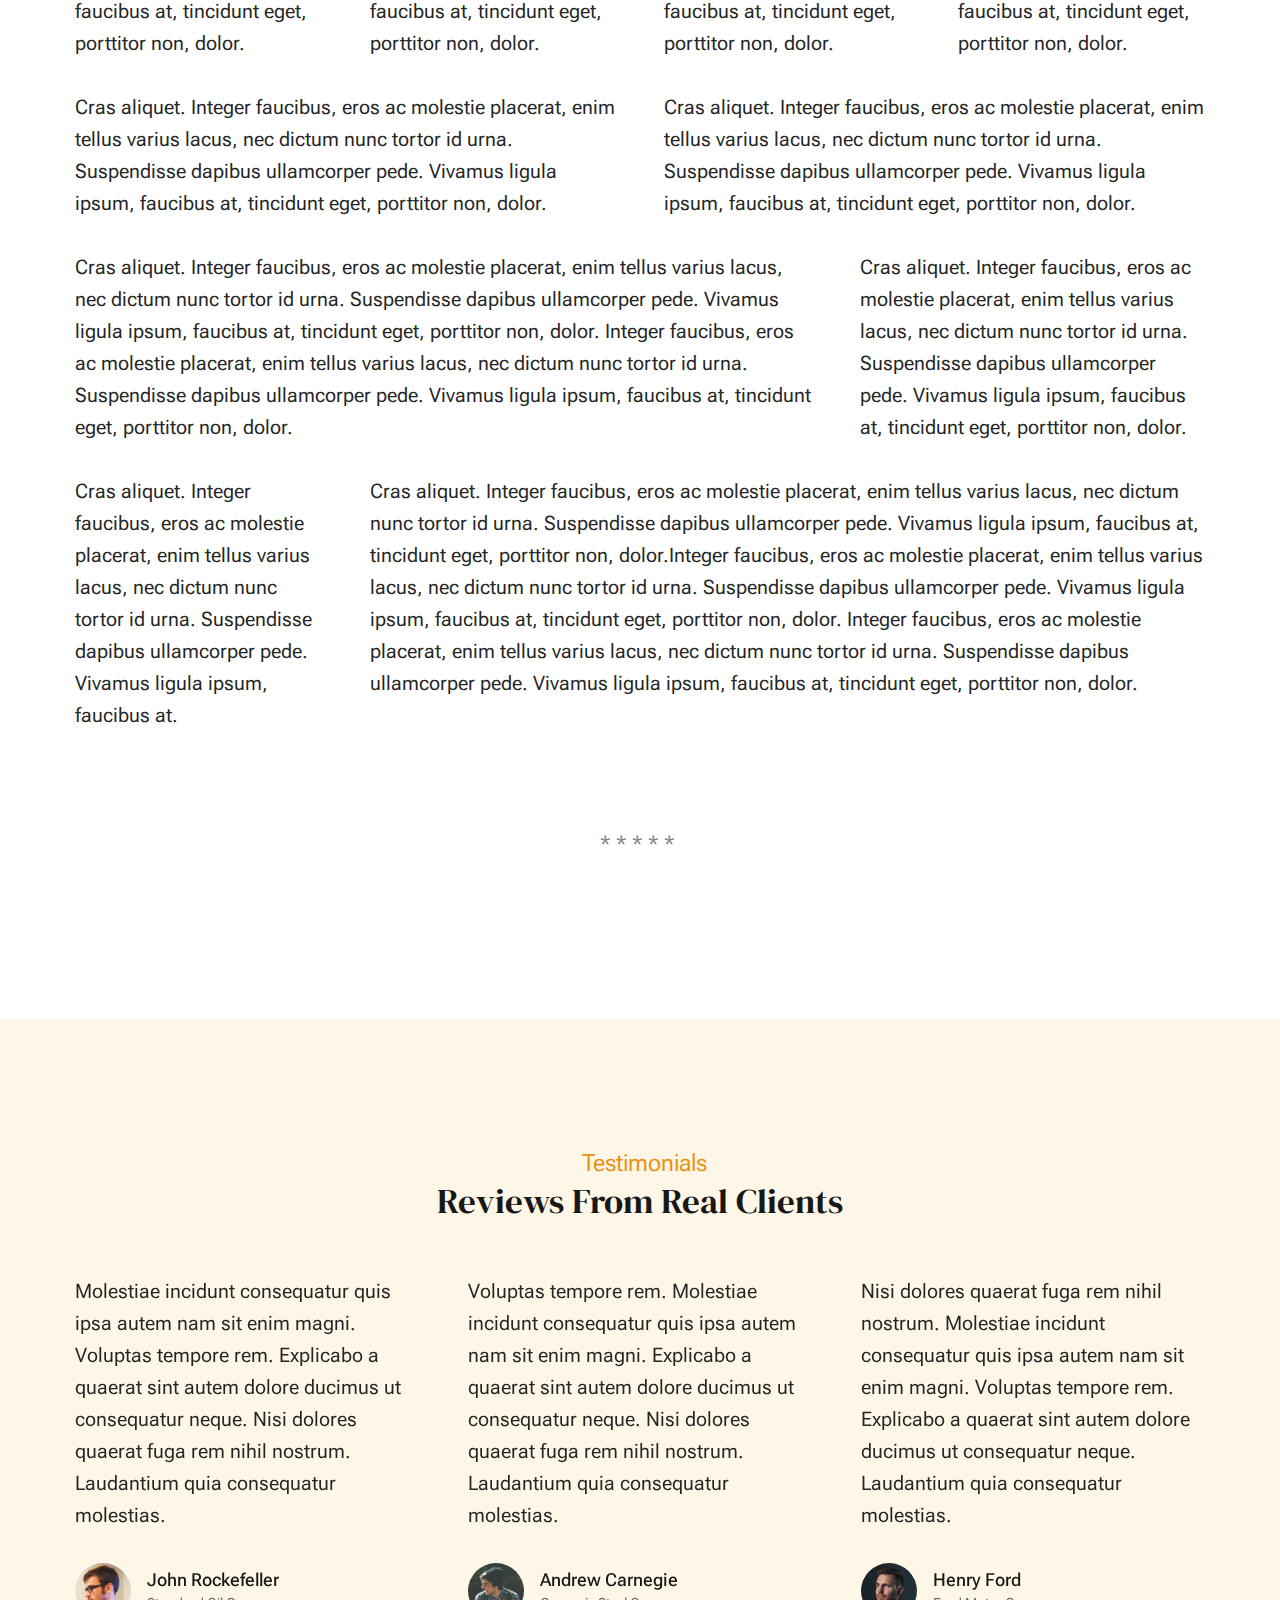
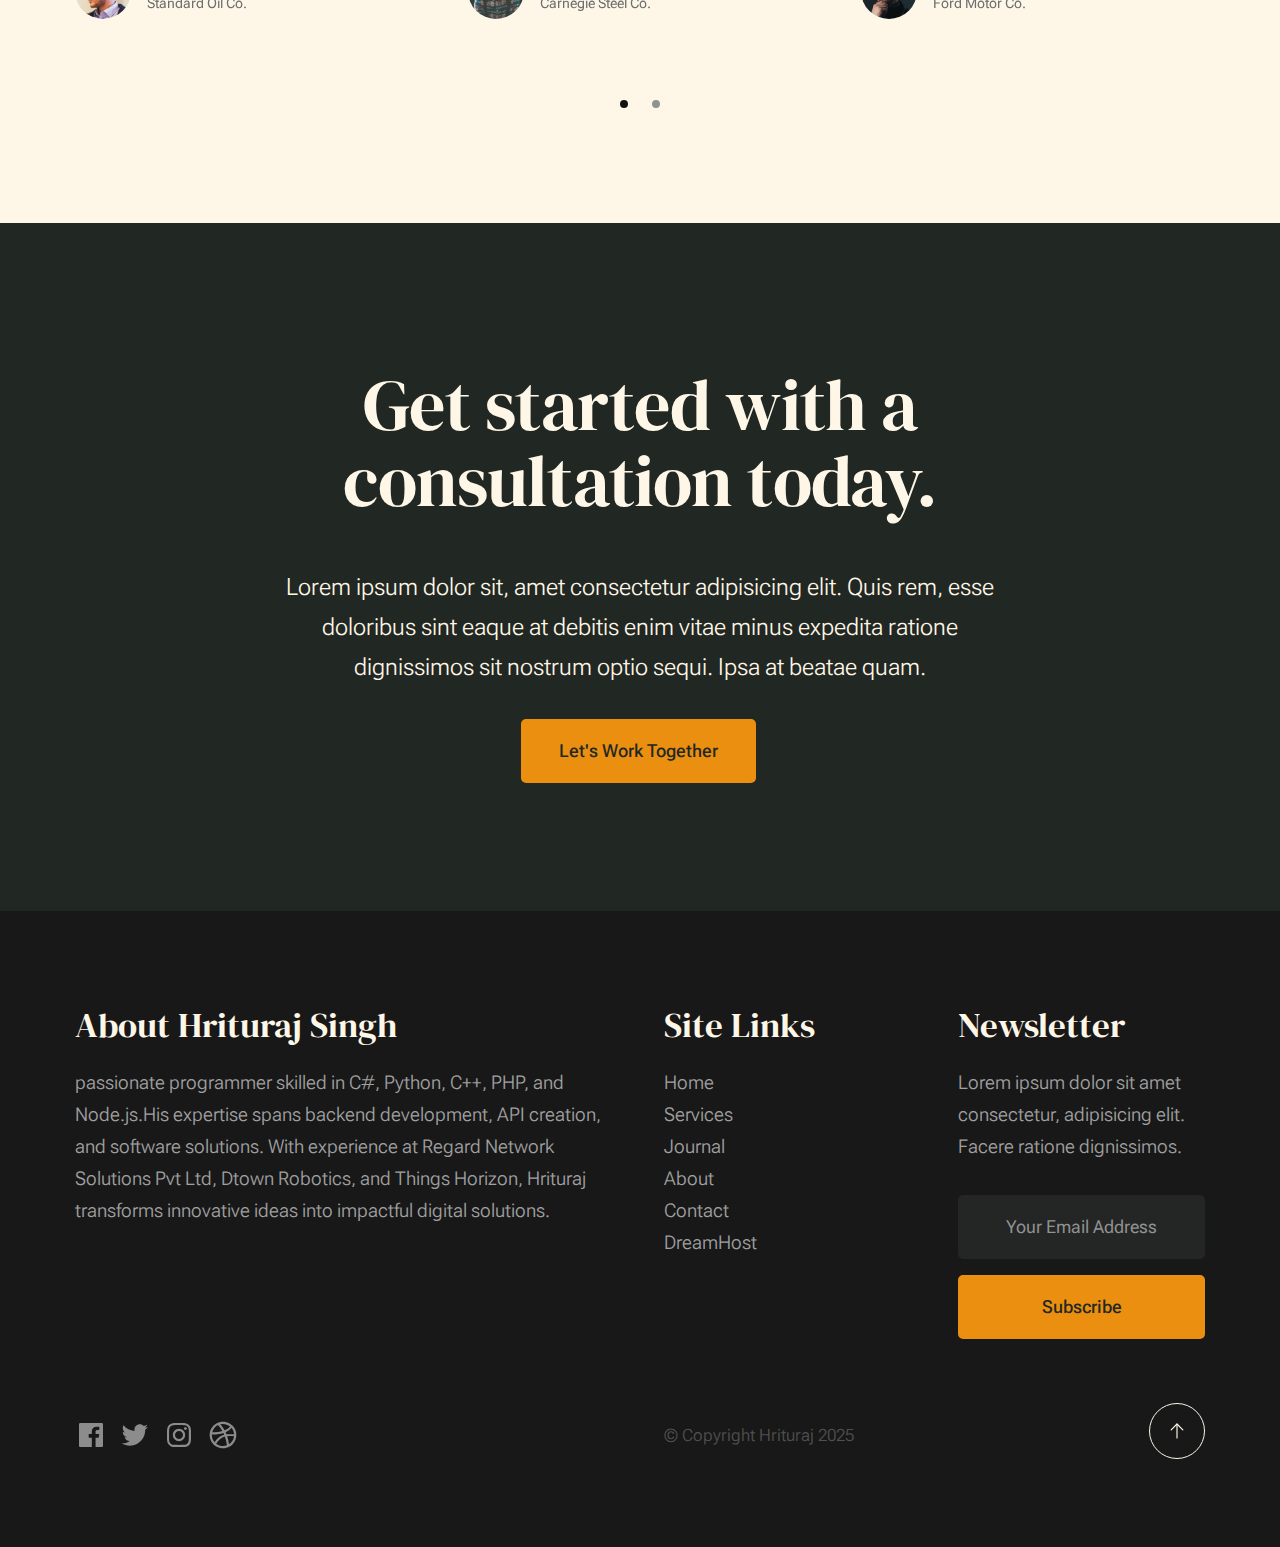
<file: styles.html>
<!DOCTYPE html>
<html lang="en" class="no-js" >
<head>

    <!--- basic page needs
    ================================================== -->
    <meta charset="utf-8">
    <meta name="viewport" content="width=device-width, initial-scale=1">
    <title>Styles - Hrituraj Singh</title>

    <script>
        document.documentElement.classList.remove('no-js');
        document.documentElement.classList.add('js');
    </script>

    <!-- CSS
    ================================================== -->
    <link rel="stylesheet" href="css/vendor.css">
    <link rel="stylesheet" href="css/styles.css">

    <!-- favicons
    ================================================== -->
    <link rel="apple-touch-icon" sizes="180x180" href="apple-touch-icon.png">
    <link rel="icon" type="image/png" sizes="32x32" href="favicon-32x32.png">
    <link rel="icon" type="image/png" sizes="16x16" href="favicon-16x16.png">
    <link rel="manifest" href="site.webmanifest">

</head>


<body id="top">


    <!-- preloader
    ================================================== -->
    <div id="preloader">
        <div id="loader" class="dots-fade">
            <div></div>
            <div></div>
            <div></div>
        </div>
    </div>


    <!-- page wrap
    ================================================== -->
    <div id="page" class="s-pagewrap">


        <!-- # site header 
        ================================================== -->
        <header class="s-header">

            <div class="row s-header__inner width-sixteen-col">

                <div class="s-header__block">
                    <div class="s-header__logo">
                        <a class="logo" href="index.html">
                            <img src="images/logo.svg" alt="Homepage">
                        </a>
                    </div>

                    <a class="s-header__menu-toggle" href="#0"><span>Menu</span></a>
                </div> <!-- end s-header__block -->

                <nav class="s-header__nav">
    
                    <ul class="s-header__menu-links">
                        <li><a href="about.html">About</a></li>
                        <li><a href="services.html">Services</a></li>
                        <li><a href="blog.html">Journal</a></li>
                        <li><a href="contact.html">Contact</a></li>
                    </ul> <!-- s-header__menu-links -->

                    <div class="s-header__contact">
                        <a href="contact.html" class="btn btn--primary s-header__contact-btn">Let's Work Together</a>                        
                    </div> <!-- s-header__contact -->
    
                </nav> <!-- end s-header__nav -->

            </div> <!-- end s-header__inner -->

        </header> <!-- end s-header -->


        <!-- # site main content
        ================================================== -->
        <section id="content" class="s-content">

               <section class="s-pageheader pageheader">
                    <div class="row">
                        <div class="column xl-12">
                            <h1 class="page-title">
                               Style Guide
                            </h1>                            
                        </div>
                    </div>
               </section> <!-- end pageheader --> 

               <section class="s-pagecontent pagecontent">

                    <div class="row row-x-center text-center">

                        <div class="column tab-12 xl-9">
            
                            <p class="lead">Lorem ipsum Officia elit ad tempor dolore est ex incididunt incididunt occaecat culpa deserunt 
                            sunt labore in cillum ullamco magna in Excepteur consequat in reprehenderit proident mollit incididunt officia commodo.
                            Duis ea officia sed dolor pariatur enim dolore dolore quis incididunt nulla exercitation commodo veniam et ea incididunt.
                            </p>
            
                            <hr>
                        </div>
            
                    </div> <!-- end row -->
            
                    <div class="row">
            
                        <div class="column mob-12 md-6 stack-on-900">
            
                            <h3>Paragraph and Image</h3>
            
                            <p><a href="#"><img width="120" height="120" class="u-pull-left" alt="sample-image" src="images/sample-image.jpg"></a>
                            Lorem ipsum dolor sit amet, consectetuer adipiscing elit. Donec libero. Suspendisse bibendum.Cras id urna. Morbi 
                            tincidunt, orci ac convallis aliquam, lectus turpis varius lorem, eu posuere nunc justo tempus leo. Donec mattis, 
                            purus nec placerat bibendum, dui pede condimentum odio, ac blandit ante orci ut diam. Cras fringilla magna. 
                            Phasellus suscipit, leo a pharetra condimentum, lorem tellus eleifend magna, eget fringilla velit magna id 
                            neque posuere nunc justo tempus leo. </p>
            
                            <p>
                            Lorem ipsum dolor sit amet, consectetuer adipiscing elit. Donec libero. Suspendisse bibendum. Cras id urna. 
                            Morbi tincidunt, orci ac convallis aliquam, lectus turpis varius lorem, eu posuere nunc justo tempus leo. 
                            Donec mattis, purus nec placerat bibendum, dui pede condimentumodio, ac blandit ante orci ut diam.	
                            </p>
            
                            <p>A <a href="#">link</a>,
                            <abbr title="this really isn't a very good description">abbrebation</abbr>,
                            <strong>strong text</strong>,
                            <em>em text</em>,
                            <del>deleted text</del>, and
                            <mark>this is a mark text.</mark>
                            <code>.code</code>
                            </p>
            
                        </div>
            
                        <div class="column mob-12 md-6">
            
                            <h3>Drop Caps</h3>
            
                            <p class="drop-cap">Far far away, behind the word mountains, far from the countries Vokalia and Consonantia,
                            there live the blind texts. Separated they live in Bookmarksgrove right at the coast of the
                            Semantics, a large language ocean. A small river named Duden flows by their place and supplies it with the 
                            necessary regelialia. Morbi tincidunt, orci ac convallis aliquam, lectus turpis varius lorem, 
                            euposuere nunc justo tempus leo. Donec mattis, purus nec placerat bibendum, dui pede condimentum odio, 
                            ac blandit ante orci ut diam. Cras fringilla magna. Phasellus suscipit, leo a pharetra condimentum, 
                            lorem tellus eleifend magna, eget fringilla velit magna id neque.
                            </p>
            
                            <h3>Small Print</h3>
            
                            <p><small>Lorem ipsum dolor sit amet, consectetuer adipiscing elit. Donec libero.</small></p>
                            
                    
            
                        </div>
            
                    </div> <!-- end row -->
            
                    <div class="row">
            
                        <div class="column xl-6 md-12">
            
                            <h3 class="u-add-bottom">Pull Quotes</h3>
            
                            <p>
                            Perspiciatis nemo unde et nobis modi consequatur officia amet. Ut enim 
                            tenetur provident maiores. Perspiciatis asperiores incidunt sequi 
                            quisquam. Enim aut. 
                            </p>
            
                            <figure class="pull-quote">
                                <blockquote>
                                    <p>
                                    When you look in the eyes of grace, when you meet grace, 
                                    when you embrace grace, when you see the nail prints in 
                                    grace’s hands and the fire in his eyes, when you feel his 
                                    relentless love for you - it will not motivate you to sin. 
                                    It will motivate you to righteousness.
                                    </p>
            
                                    <footer>
                                        <cite>Judah Smith</cite>
                                    </footer>
                                </blockquote>
                            </figure>
            
            
                        </div>
            
                        <div class="column xl-6 md-12">
            
                            <h3 class="h-add-bottom">Block Quotes</h3>
            
                            <blockquote cite="http://where-i-got-my-info-from.com">
                                <p>
                                For God so loved the world, that he gave his only Son, that whoever believes in 
                                him should not perish but have eternal life. For God did not send his Son into 
                                the world to condemn the world, but in order that the world might be 
                                saved through him.
                                </p>
            
                                <footer>
                                    <cite>
                                        <a href="#0">John 3:16-17 ESV</a>
                                    </cite>
                                </footer>
            
                            </blockquote>
            
                            <blockquote>
                                <p>There is a God-shaped vacuum in the heart of each man which cannot be satisfied 
                                by any created thing but only by God the Creator.</p>
            
                                <footer>
                                    <cite>Blaise Pascal</cite>
                                </footer>
            
                            </blockquote>
            
                        </div>
            
                    </div> <!-- end row -->
            
                    <div class="row u-add-half-bottom">
            
                        <div class="column xl-6 md-12">
            
                            <h3>Example Lists</h3>
            
                            <ol>
                                <li>Here is an example</li>
                                <li>of an ordered list.</li>
                                <li>A parent list item.
                                    <ul>
                                        <li>one</li>
                                        <li>two</li>
                                        <li>three</li>
                                    </ul>
                                    </li>
                                    <li>A list item.</li>
                                </ol>
            
                            <ul class="disc">
                                <li>Here is an example</li>
                                <li>of an unordered list.</li>
                            </ul>
            
                            <h3>Definition Lists</h3>
            
                            <h5>a) Multi-line Definitions (default) </h5>
            
                            <dl class="dictionary-style">
                                <dt><strong>This is a term</strong></dt>
                                    <dd>this is the definition of that term, which both live in a <code>dl</code>.</dd>
                                <dt><strong>Another Term</strong></dt>
                                    <dd>And it gets a definition too, which is this line</dd>
                                    <dd>This is a 2<sup>nd</sup> definition for a single term. A <code>dt</code> may be followed by multiple <code>dd</code>s.</dd>
                            </dl>
            
                            <h3 class="u-add-bottom">Skill Bars</h3>
            
                            <ul class="skill-bars">
                                <li>
                                <div class="progress percent90"><span>90%</span></div>
                                <strong>HTML</strong>
                                </li>
                                <li>
                                <div class="progress percent85"><span>85%</span></div>
                                <strong>CSS</strong>
                                </li>
                                <li>
                                <div class="progress percent70"><span>70%</span></div>
                                <strong>Javascript</strong>
                                </li>
                                <li>
                                <div class="progress percent95"><span>95%</span></div>
                                <strong>PHP</strong>
                                </li>
                                <li>
                                <div class="progress percent75"><span>75%</span></div>
                                <strong>Illustrator</strong>
                                </li>
                                <li>
                                <div class="progress percent90"><span>90%</span></div>
                                <strong>Figma</strong>
                                </li>
                            </ul>
            
                        </div>
            
                        <div class="column xl-6 md-12">
            
                            <h3 class="u-add-bottom">Buttons</h3>
            
                            <p>
                                <a class="btn btn--primary u-fullwidth" href="#0">Primary Button</a>
                                <a class="btn u-fullwidth" href="#0">Default Button</a>
                                <a class="btn btn--stroke u-fullwidth" href="#0">Stroke Button</a>
                            </p>
            
                            <h3>Stats Tabs</h3>
            
                            <ul class="stats-tabs">
                                <li><a href="#0">1,234 <em>Peter</em></a></li>
                                <li><a href="#0">567 <em>James</em></a></li>
                                <li><a href="#0">23,456 <em>John</em></a></li>
                                <li><a href="#0">3,456 <em>Andrew</em></a></li>
                                <li><a href="#0">456 <em>Philip</em></a></li>
                                <li><a href="#0">26 <em>Matthew</em></a></li>
                            </ul>
            
                            <h3 class="u-add-bottom">Code</h3>
            
<pre><code class="language-css">
    code {
    font-size: 1.4rem;
    margin: 0 .2rem;
    padding: .2rem .6rem;
    white-space: nowrap;
    background: #F1F1F1;
    border: 1px solid #E1E1E1;	
    border-radius: 3px;
    }
</code></pre>
            
                        </div>
            
                    </div> <!-- end row -->
            
                    <div class="row u-add-half-bottom">
            
                        <div class="column xl-6 md-12">
                                
                            <h1>H1 Heading Doloremque dolor voluptas est sequi omnis.</h1>
                            <p>Doloremque dolor voluptas est sequi omnis. Pariatur ut aut. Sed enim tempora qui veniam qui cum vel. 
                            Voluptas odit at vitae minima. In assumenda ut. Voluptatem totam impedit accusantium reiciendis excepturi aut qui accusamus praesentium.</p>
            
                            <h2>H2 Heading Doloremque dolor voluptas est sequi omnis.</h2>
                            <p>Doloremque dolor voluptas est sequi omnis. Pariatur ut aut. Sed enim tempora qui veniam qui cum vel. 
                            Voluptas odit at vitae minima. In assumenda ut. Voluptatem totam impedit accusantium reiciendis excepturi aut qui accusamus praesentium.</p>
            
                            <h3>H3 Heading Doloremque dolor voluptas est sequi omnis.</h3>
                            <p>Doloremque dolor voluptas est sequi omnis. Pariatur ut aut. Sed enim tempora qui veniam qui cum vel. 
                            Voluptas odit at vitae minima. In assumenda ut. Voluptatem totam impedit accusantium reiciendis excepturi aut qui accusamus praesentium.</p>
            
                            
                        </div>
            
                        <div class="column xl-6 md-12">
                            <h4>H4 Heading Doloremque dolor voluptas est sequi omnis.</h4>
                            <p>Doloremque dolor voluptas est sequi omnis. Pariatur ut aut. Sed enim tempora qui veniam qui cum vel. 
                            Voluptas odit at vitae minima. In assumenda ut. Voluptatem totam impedit accusantium reiciendis excepturi aut qui accusamus praesentium.</p>
            
                            <h5>H5 Heading Doloremque dolor voluptas est sequi omnis.</h5>
                            <p>Doloremque dolor voluptas est sequi omnis. Pariatur ut aut. Sed enim tempora qui veniam qui cum vel. 
                            Voluptas odit at vitae minima. In assumenda ut. Voluptatem totam impedit accusantium reiciendis excepturi aut qui accusamus praesentium.</p>
            
                            <h6>H6 Heading Doloremque dolor voluptas est sequi omnis.</h6>
                            <p>Doloremque dolor voluptas est sequi omnis. Pariatur ut aut. Sed enim tempora qui veniam qui cum vel. 
                            Voluptas odit at vitae minima. In assumenda ut. Voluptatem totam impedit accusantium reiciendis excepturi aut qui accusamus praesentium.</p>
                
                            
                        </div>
            
                    </div> <!-- end row -->
            
                    <div class="row u-add-half-bottom">
            
                        <div class="column xl-6 md-12">
            
                            <h3 class="u-add-bottom">Responsive Image</h3>
            
                            <figure>
                                <img src="images/wheel-500.jpg" 
                                srcset="images/wheel-1000.jpg 1000w, 
                                images/wheel-500.jpg 500w" 
                                sizes="(max-width: 1000px) 100vw, 1000px" alt="">
            
                                <figcaption>
                                    Here is some random picture.
                                </figcaption>
                            </figure>
            
                        </div>
            
                        <div class="column xl-6 md-12">
            
                            <h3 class="u-add-bottom">Responsive video</h3>
            
                            <div class="video-container">
                            <iframe src="https://player.vimeo.com/video/14592941?color=00a650&title=0&byline=0&portrait=0" width="500" height="281" frameborder="0" webkitallowfullscreen mozallowfullscreen allowfullscreen></iframe> 
                            </div>
            
                        </div>
                        
                    </div> <!-- end row -->
            
                    <div class="row u-add-bottom">
            
                        <div class="column xl-12">
            
                            <h3>Tables</h3>
                            <p>Be sure to use properly formed table markup with <code>&lt;thead&gt;</code> and <code>&lt;tbody&gt;</code> when building a <code>table</code>.</p>
            
                            <div class="table-responsive">
            
                                <table>
                                        <thead>
                                        <tr>
                                            <th>Name</th>
                                            <th>Age</th>
                                            <th>Sex</th>
                                            <th>Location</th>
                                        </tr>
                                        </thead>
                                        <tbody>
                                        <tr>
                                            <td>William J. Seymour</td>
                                            <td>34</td>
                                            <td>Male</td>
                                            <td>Azusa Street</td>
                                        </tr>
                                        <tr>
                                            <td>Jennie Evans Moore</td>
                                            <td>30</td>
                                            <td>Female</td>
                                            <td>Azusa Street</td>
                                        </tr>
                                        </tbody>
                                </table>
            
                            </div>
            
                        </div>
                        
                    </div> <!-- end row -->
            
                    <div class="row">
            
                        <div class="column xl-12">
                            <h3>Pagination</h3>
            
                            <nav class="pgn">
                                <ul>
                                    <li>
                                        <a class="pgn__prev" href="#0">
                                            <svg xmlns="http://www.w3.org/2000/svg" width="24" height="24" viewBox="0 0 24 24"><path d="M12.707 17.293L8.414 13H18v-2H8.414l4.293-4.293-1.414-1.414L4.586 12l6.707 6.707z"/></svg>
                                        </a>
                                    </li>
                                    <li><a class="pgn__num" href="#0">1</a></li>
                                    <li><span class="pgn__num current">2</span></li>
                                    <li><a class="pgn__num" href="#0">3</a></li>
                                    <li><a class="pgn__num" href="#0">4</a></li>
                                    <li><a class="pgn__num" href="#0">5</a></li>
                                    <li><span class="pgn__num dots">…</span></li>
                                    <li><a class="pgn__num" href="#0">8</a></li>
                                    <li>
                                        <a class="pgn__next" href="#0">
                                            <svg xmlns="http://www.w3.org/2000/svg" width="24" height="24" viewBox="0 0 24 24"><path d="M11.293 17.293l1.414 1.414L19.414 12l-6.707-6.707-1.414 1.414L15.586 11H6v2h9.586z"/></svg>
                                        </a>
                                    </li>
                                </ul>
                            </nav>
                        </div>
            
                    </div> <!-- end row -->
            
                    <div class="row">
            
                        <div class="column xl-6 md-12">
            
                            <h3 class="u-add-bottom">Form Styles</h3>
            
                            <form>
                                <div>
                                    <label for="sampleInput">Your email</label>
                                    <input class="u-fullwidth" type="email" placeholder="test@mailbox.com" id="sampleInput">
                                </div>
                                <div>
                                    <label for="sampleRecipientInput">Reason for contacting</label>
                                    <div class="ss-custom-select">
                                        <select class="u-fullwidth" id="sampleRecipientInput">
                                            <option value="Option 1">Questions</option>
                                            <option value="Option 2">Report</option>
                                            <option value="Option 3">Others</option>
                                        </select>
                                    </div>
                                </div>
                                
                                <label for="exampleMessage">Message</label>
                                <textarea class="u-fullwidth" placeholder="Your message" id="exampleMessage"></textarea>
            
                                <label class="u-add-bottom">
                                    <input type="checkbox">
                                    <span class="label-text">Send a copy to yourself</span>
                                </label>
                            
                                <input class="btn--primary u-fullwidth" type="submit" value="Submit">
                            </form>
            
                        </div>
            
                        <div class="column xl-6 md-12">
            
                            <h3>Alert Boxes</h3>
            
                            <br>
                            
                            <div class="alert-box alert-box--error">
                                <p>Error Message. Your Message Goes Here.</p>
                                <span class="alert-box__close"></span>
                            </div><!-- end error -->
                                    
                            <div class="alert-box alert-box--success">
                                <p>Success Message. Your Message Goes Here.</p>
                                <span class="alert-box__close"></span>
                            </div><!-- end success -->
                                    
                            <div class="alert-box alert-box--info">
                                <p>Info Message. Your Message Goes Here.</p>
                                <span class="alert-box__close"></span>
                            </div><!-- end info -->
                                    
                            <div class="alert-box alert-box--notice">
                                <p>Notice Message. Your Message Goes Here.</p>
                                <span class="alert-box__close"></span>
                            </div><!-- end notice -->
                        
                        </div>
            
                    </div> <!-- end row -->
            
                    <div class="row">
            
                        <div class="xl-12 column">
                        <h3 class="half-bottom">Grid Columns</h3>
                        </div>
            
                    </div> <!-- Row End-->
            
                    <!--<h4>1/3 Columns</h4>  -->
            
                    <div class="row">
            
                        <div class="xl-4 md-12 column">
                            <p>
                            Cras aliquet. Integer faucibus, eros ac molestie placerat, enim tellus varius lacus,
                            nec dictum nunc tortor id urna. Suspendisse dapibus ullamcorper pede. Vivamus ligula ipsum,
                            faucibus at, tincidunt eget, porttitor non, dolor. 
                            </p>
                        </div>
            
                        <div class="xl-4 md-12 column">
                            <p>
                            Cras aliquet. Integer faucibus, eros ac molestie placerat, enim tellus varius lacus,
                            nec dictum nunc tortor id urna. Suspendisse dapibus ullamcorper pede. Vivamus ligula ipsum,
                            faucibus at, tincidunt eget, porttitor non, dolor. 
                            </p>
                        </div>
            
                        <div class="xl-4 md-12 column">
                            <p>
                            Cras aliquet. Integer faucibus, eros ac molestie placerat, enim tellus varius lacus,
                            nec dictum nunc tortor id urna. Suspendisse dapibus ullamcorper pede. Vivamus ligula ipsum,
                            faucibus at, tincidunt eget, porttitor non, dolor. 
                            </p>
                        </div>
            
                    </div>
            
                    <!--<h4>1/4 Columns</h4>  -->
            
                    <div class="row">
            
                        <div class="xl-3 md-6 tab-12 column">
                            <p>
                            Cras aliquet. Integer faucibus, eros ac molestie placerat, enim tellus varius lacus,
                            nec dictum nunc tortor id urna. Suspendisse dapibus ullamcorper pede. Vivamus ligula ipsum,
                            faucibus at, tincidunt eget, porttitor non, dolor. 
                            </p>
                        </div>
            
                        <div class="xl-3 md-6 tab-12 column">
                            <p>
                            Cras aliquet. Integer faucibus, eros ac molestie placerat, enim tellus varius lacus,
                            nec dictum nunc tortor id urna. Suspendisse dapibus ullamcorper pede. Vivamus ligula ipsum,
                            faucibus at, tincidunt eget, porttitor non, dolor. 
                            </p>
                        </div>
            
                        <div class="xl-3 md-6 tab-12 column">
                            <p>
                            Cras aliquet. Integer faucibus, eros ac molestie placerat, enim tellus varius lacus,
                            nec dictum nunc tortor id urna. Suspendisse dapibus ullamcorper pede. Vivamus ligula ipsum,
                            faucibus at, tincidunt eget, porttitor non, dolor. 
                            </p>
                        </div>
            
                        <div class="xl-3 md-6 tab-12 column">
                            <p>
                            Cras aliquet. Integer faucibus, eros ac molestie placerat, enim tellus varius lacus,
                            nec dictum nunc tortor id urna. Suspendisse dapibus ullamcorper pede. Vivamus ligula ipsum,
                            faucibus at, tincidunt eget, porttitor non, dolor. 
                            </p>
                        </div>
            
                    </div>
            
                    <!--<h4>1/2 Columns</h4>  -->
            
                    <div class="row">
            
                        <div class="xl-6 tab-12 column">
                            <p>
                            Cras aliquet. Integer faucibus, eros ac molestie placerat, enim tellus varius lacus,
                            nec dictum nunc tortor id urna. Suspendisse dapibus ullamcorper pede. Vivamus ligula ipsum,
                            faucibus at, tincidunt eget, porttitor non, dolor. 
                            </p>
                        </div>
            
                        <div class="xl-6 tab-12 column">
                            <p>
                            Cras aliquet. Integer faucibus, eros ac molestie placerat, enim tellus varius lacus,
                            nec dictum nunc tortor id urna. Suspendisse dapibus ullamcorper pede. Vivamus ligula ipsum,
                            faucibus at, tincidunt eget, porttitor non, dolor. 
                            </p>
                        </div>
            
                    </div>
            
                    <!--<h4>2/3 Columns</h4>  -->
            
                    <div class="row">
            
                        <div class="xl-8 md-7 tab-12 column">
                            <p>
                            Cras aliquet. Integer faucibus, eros ac molestie placerat, enim tellus varius lacus,
                            nec dictum nunc tortor id urna. Suspendisse dapibus ullamcorper pede. Vivamus ligula ipsum,
                            faucibus at, tincidunt eget, porttitor non, dolor. Integer faucibus, eros ac molestie placerat, enim tellus varius lacus,
                            nec dictum nunc tortor id urna. Suspendisse dapibus ullamcorper pede. Vivamus ligula ipsum,
                            faucibus at, tincidunt eget, porttitor non, dolor.
                            </p>
                        </div>
            
                        <div class="xl-4 md-5 tab-12 column">
                            <p>
                            Cras aliquet. Integer faucibus, eros ac molestie placerat, enim tellus varius lacus,
                            nec dictum nunc tortor id urna. Suspendisse dapibus ullamcorper pede. Vivamus ligula ipsum,
                            faucibus at, tincidunt eget, porttitor non, dolor. 
                            </p>
                        </div>
            
                    </div>
            
                    <!--<h4>3/4 Columns</h4>  -->
            
                    <div class="row">
            
                        <div class="xl-3 md-5 tab-12 column">
                            <p>
                            Cras aliquet. Integer faucibus, eros ac molestie placerat, enim tellus varius lacus,
                            nec dictum nunc tortor id urna. Suspendisse dapibus ullamcorper pede. Vivamus ligula ipsum,
                            faucibus at. 
                            </p>
                        </div>
            
                        <div class="xl-9 md-7 tab-12 column">
                            <p>
                            Cras aliquet. Integer faucibus, eros ac molestie placerat, enim tellus varius lacus,
                            nec dictum nunc tortor id urna. Suspendisse dapibus ullamcorper pede. Vivamus ligula ipsum,
                            faucibus at, tincidunt eget, porttitor non, dolor.Integer faucibus, eros ac molestie placerat, enim tellus varius lacus,
                            nec dictum nunc tortor id urna. Suspendisse dapibus ullamcorper pede. Vivamus ligula ipsum,
                            faucibus at, tincidunt eget, porttitor non, dolor. Integer faucibus, eros ac molestie placerat, enim tellus varius lacus,
                            nec dictum nunc tortor id urna. Suspendisse dapibus ullamcorper pede. Vivamus ligula ipsum,
                            faucibus at, tincidunt eget, porttitor non, dolor.
                            </p>
                        </div>
            
                    </div> 
            
                    <hr class="fancy">

               </section> <!-- pagecontent -->

               <section class="s-testimonials">

                    <div class="s-testimonials__header row row-x-center text-center">
                        <div class="column xl-8 lg-12">
        
                            <p class="text-pretitle">
                            Testimonials
                            </p>
                            <h3>
                            Reviews From Real Clients
                            </h3>                        
        
                        </div>
                    </div> <!--end s-testimonials__header -->

                    <div class="row s-testimonials__content">
                        <div class="column xl-12 testimonials">

                            <div class="swiper-container testimonials__slider page-slider">

                                <div class="swiper-wrapper">
                                    <div class="testimonials__slide swiper-slide">
                                        <p>
                                        Molestiae incidunt consequatur quis ipsa autem nam sit enim magni. Voluptas tempore rem. 
                                        Explicabo a quaerat sint autem dolore ducimus ut consequatur neque. Nisi dolores quaerat fuga rem nihil nostrum.
                                        Laudantium quia consequatur molestias.
                                        </p>
                                        <div class="testimonials__author">
                                            <img src="images/avatars/user-01.jpg" alt="Author image" class="testimonials__avatar">
                                            <cite class="testimonials__cite">
                                                <strong>John Rockefeller</strong>
                                                <span>Standard Oil Co.</span>
                                            </cite>
                                        </div>
                                    </div>
                                    <div class="testimonials__slide swiper-slide">
                                        <p>
                                        Voluptas tempore rem. Molestiae incidunt consequatur quis ipsa autem nam sit enim magni. 
                                        Explicabo a quaerat sint autem dolore ducimus ut consequatur neque. Nisi dolores quaerat fuga rem nihil nostrum.
                                        Laudantium quia consequatur molestias.
                                        </p>
                                        <div class="testimonials__author">
                                            <img src="images/avatars/user-04.jpg" alt="Author image" class="testimonials__avatar">
                                            <cite class="testimonials__cite">
                                                <strong>Andrew Carnegie</strong>
                                                <span>Carnegie Steel Co.</span>
                                            </cite>
                                        </div>
                                    </div>
                                    <div class="testimonials__slide swiper-slide">
                                        <p>
                                        Nisi dolores quaerat fuga rem nihil nostrum. Molestiae incidunt consequatur quis ipsa autem nam sit enim magni. 
                                        Voluptas tempore rem. Explicabo a quaerat sint autem dolore ducimus ut consequatur neque. 
                                        Laudantium quia consequatur molestias.
                                        </p>
                                        <div class="testimonials__author">
                                            <img src="images/avatars/user-06.jpg" alt="Author image" class="testimonials__avatar">
                                            <cite class="testimonials__cite">
                                                <strong>Henry Ford</strong>
                                                <span>Ford Motor Co.</span>
                                            </cite>
                                        </div>
                                    </div>
                                    <div class="testimonials__slide swiper-slide">
                                        <p>
                                        Molestiae incidunt consequatur quis ipsa autem nam sit enim magni. Voluptas tempore rem. 
                                        Explicabo a quaerat sint autem dolore ducimus ut consequatur neque. Nisi dolores quaerat fuga rem nihil nostrum.
                                        Laudantium quia consequatur molestias.
                                        </p>
                                        <div class="testimonials__author">
                                            <img src="images/avatars/user-02.jpg" alt="Author image" class="testimonials__avatar">
                                            <cite class="testimonials__cite">
                                                <strong>John Morgan</strong>
                                                <span>JP Morgan & Co.</span>
                                            </cite>
                                        </div>
                                    </div> 
                                </div> <!-- end swiper-wrapper --> 

                                <div class="swiper-pagination"></div>

                            </div> <!--end testimonials__slider --> 

                        </div> <!-- testimonials -->
                    </div> <!--end s-testimonials__content -->

               </section> <!-- end s-testimonials -->

        </section> <!-- s-content-->

        <!-- # cta
        ================================================== -->
        <section id="cta" class="s-cta">

            <div class="row row-x-center text-center">
                <div class="column xl-8 lg-12">

                    <div class="s-cta__content">
                        <h2 class="text-display-title">
                        Get started with a consultation today.
                        </h2>
                        <p class="lead">
                        Lorem ipsum dolor sit, amet consectetur adipisicing elit. Quis rem, esse doloribus sint eaque at debitis enim vitae minus expedita ratione dignissimos sit nostrum optio sequi. Ipsa at beatae quam.
                        </p>
                        <a href="contact.html" class="btn btn--primary">Let's Work Together</a>
                    </div>

                </div>
            </div>

        </section> <!-- end s-cta -->


        <!-- # footer 
        ================================================== -->
        <footer class="s-footer">
            <div class="row s-footer__content">
                <div class="column xl-6 lg-6 md-12 s-footer__block s-footer__about">                    
                    <h3>About Hrituraj Singh</h3>
                    <p>
                        passionate programmer skilled in C#, Python, C++, PHP, and Node.js.His expertise spans backend development, API creation, and software solutions. With experience at Regard Network Solutions Pvt Ltd, Dtown Robotics, and Things Horizon, Hrituraj transforms innovative ideas into impactful digital solutions.
                    </p>               
                </div>                
                <div class="column xl-3 lg-6 md-12 s-footer__block s-footer__site-links">
                    <h3>Site Links</h3>
                    <ul class="link-list">
                        <li><a href="index.html">Home</a></li>
                        <li><a href="services.html">Services</a></li>
                        <li><a href="blog.html">Journal</a></li>
                        <li><a href="about.html">About</a></li>
                        <li><a href="contact.html">Contact</a></li>
                        <li><a href="https://www.dreamhost.com/r.cgi?287326">DreamHost</a></li>
                    </ul>
                </div>
                <div class="column xl-3 lg-6 md-12 tab-12 s-footer__block s-footer__newsletter">
                    <h3>Newsletter</h3>

                    <p>
                    Lorem ipsum dolor sit amet consectetur, adipisicing elit. Facere ratione dignissimos.
                    </p>

                    <div class="subscribe-form">
                        <form id="mc-form" class="mc-form">
                            <input type="email" name="EMAIL" id="mce-EMAIL" class="u-fullwidth text-center" placeholder="Your Email Address" title="The domain portion of the email address is invalid (the portion after the @)." pattern="^([^\x00-\x20\x22\x28\x29\x2c\x2e\x3a-\x3c\x3e\x40\x5b-\x5d\x7f-\xff]+|\x22([^\x0d\x22\x5c\x80-\xff]|\x5c[\x00-\x7f])*\x22)(\x2e([^\x00-\x20\x22\x28\x29\x2c\x2e\x3a-\x3c\x3e\x40\x5b-\x5d\x7f-\xff]+|\x22([^\x0d\x22\x5c\x80-\xff]|\x5c[\x00-\x7f])*\x22))*\x40([^\x00-\x20\x22\x28\x29\x2c\x2e\x3a-\x3c\x3e\x40\x5b-\x5d\x7f-\xff]+|\x5b([^\x0d\x5b-\x5d\x80-\xff]|\x5c[\x00-\x7f])*\x5d)(\x2e([^\x00-\x20\x22\x28\x29\x2c\x2e\x3a-\x3c\x3e\x40\x5b-\x5d\x7f-\xff]+|\x5b([^\x0d\x5b-\x5d\x80-\xff]|\x5c[\x00-\x7f])*\x5d))*(\.\w{2,})+$" required>
                            <input type="submit" name="subscribe" value="Subscribe" class="btn btn--primary btn--small u-fullwidth">
                            <!-- <div style="position: absolute; left: -5000px;" aria-hidden="true"><input type="text" name="b_cdb7b577e41181934ed6a6a44_9a91cfe7b3" tabindex="-1" value=""></div> -->
                            <div class="mc-status"></div>
                        </form>
                    </div>
                </div>
            </div>    
            
            <div class="row s-footer__bottom">
                <div class="column xl-6 lg-12">
                    <ul class="s-footer__social social-list">
                        <li>
                            <a href="#0">
                                <svg xmlns="http://www.w3.org/2000/svg" width="24" height="24" viewBox="0 0 24 24" style="fill:rgba(0, 0, 0, 1);transform:;-ms-filter:"><path d="M20,3H4C3.447,3,3,3.448,3,4v16c0,0.552,0.447,1,1,1h8.615v-6.96h-2.338v-2.725h2.338v-2c0-2.325,1.42-3.592,3.5-3.592 c0.699-0.002,1.399,0.034,2.095,0.107v2.42h-1.435c-1.128,0-1.348,0.538-1.348,1.325v1.735h2.697l-0.35,2.725h-2.348V21H20 c0.553,0,1-0.448,1-1V4C21,3.448,20.553,3,20,3z"></path></svg>
                                <span class="u-screen-reader-text">Facebook</span>
                            </a>
                        </li>
                        <li>
                            <a href="#0">
                                <svg xmlns="http://www.w3.org/2000/svg" width="24" height="24" viewBox="0 0 24 24" style="fill:rgba(0, 0, 0, 1);transform:;-ms-filter:"><path d="M19.633,7.997c0.013,0.175,0.013,0.349,0.013,0.523c0,5.325-4.053,11.461-11.46,11.461c-2.282,0-4.402-0.661-6.186-1.809 c0.324,0.037,0.636,0.05,0.973,0.05c1.883,0,3.616-0.636,5.001-1.721c-1.771-0.037-3.255-1.197-3.767-2.793 c0.249,0.037,0.499,0.062,0.761,0.062c0.361,0,0.724-0.05,1.061-0.137c-1.847-0.374-3.23-1.995-3.23-3.953v-0.05 c0.537,0.299,1.16,0.486,1.82,0.511C3.534,9.419,2.823,8.184,2.823,6.787c0-0.748,0.199-1.434,0.548-2.032 c1.983,2.443,4.964,4.04,8.306,4.215c-0.062-0.3-0.1-0.611-0.1-0.923c0-2.22,1.796-4.028,4.028-4.028 c1.16,0,2.207,0.486,2.943,1.272c0.91-0.175,1.782-0.512,2.556-0.973c-0.299,0.935-0.936,1.721-1.771,2.22 c0.811-0.088,1.597-0.312,2.319-0.624C21.104,6.712,20.419,7.423,19.633,7.997z"></path></svg>
                                <span class="u-screen-reader-text">Twitter</span>
                            </a>
                        </li>
                        <li>
                            <a href="#0">
                                <svg xmlns="http://www.w3.org/2000/svg" width="24" height="24" viewBox="0 0 24 24" style="fill:rgba(0, 0, 0, 1);transform:;-ms-filter:"><path d="M11.999,7.377c-2.554,0-4.623,2.07-4.623,4.623c0,2.554,2.069,4.624,4.623,4.624c2.552,0,4.623-2.07,4.623-4.624 C16.622,9.447,14.551,7.377,11.999,7.377L11.999,7.377z M11.999,15.004c-1.659,0-3.004-1.345-3.004-3.003 c0-1.659,1.345-3.003,3.004-3.003s3.002,1.344,3.002,3.003C15.001,13.659,13.658,15.004,11.999,15.004L11.999,15.004z"></path><circle cx="16.806" cy="7.207" r="1.078"></circle><path d="M20.533,6.111c-0.469-1.209-1.424-2.165-2.633-2.632c-0.699-0.263-1.438-0.404-2.186-0.42 c-0.963-0.042-1.268-0.054-3.71-0.054s-2.755,0-3.71,0.054C7.548,3.074,6.809,3.215,6.11,3.479C4.9,3.946,3.945,4.902,3.477,6.111 c-0.263,0.7-0.404,1.438-0.419,2.186c-0.043,0.962-0.056,1.267-0.056,3.71c0,2.442,0,2.753,0.056,3.71 c0.015,0.748,0.156,1.486,0.419,2.187c0.469,1.208,1.424,2.164,2.634,2.632c0.696,0.272,1.435,0.426,2.185,0.45 c0.963,0.042,1.268,0.055,3.71,0.055s2.755,0,3.71-0.055c0.747-0.015,1.486-0.157,2.186-0.419c1.209-0.469,2.164-1.424,2.633-2.633 c0.263-0.7,0.404-1.438,0.419-2.186c0.043-0.962,0.056-1.267,0.056-3.71s0-2.753-0.056-3.71C20.941,7.57,20.801,6.819,20.533,6.111z M19.315,15.643c-0.007,0.576-0.111,1.147-0.311,1.688c-0.305,0.787-0.926,1.409-1.712,1.711c-0.535,0.199-1.099,0.303-1.67,0.311 c-0.95,0.044-1.218,0.055-3.654,0.055c-2.438,0-2.687,0-3.655-0.055c-0.569-0.007-1.135-0.112-1.669-0.311 c-0.789-0.301-1.414-0.923-1.719-1.711c-0.196-0.534-0.302-1.099-0.311-1.669c-0.043-0.95-0.053-1.218-0.053-3.654 c0-2.437,0-2.686,0.053-3.655c0.007-0.576,0.111-1.146,0.311-1.687c0.305-0.789,0.93-1.41,1.719-1.712 c0.534-0.198,1.1-0.303,1.669-0.311c0.951-0.043,1.218-0.055,3.655-0.055c2.437,0,2.687,0,3.654,0.055 c0.571,0.007,1.135,0.112,1.67,0.311c0.786,0.303,1.407,0.925,1.712,1.712c0.196,0.534,0.302,1.099,0.311,1.669 c0.043,0.951,0.054,1.218,0.054,3.655c0,2.436,0,2.698-0.043,3.654H19.315z"></path></svg>
                                <span class="u-screen-reader-text">Instagram</span>
                            </a>
                        </li>
                        <li>
                            <a href="#0">
                                <svg xmlns="http://www.w3.org/2000/svg" width="24" height="24" viewBox="0 0 24 24" style="fill: rgba(0, 0, 0, 1);transform: ;msFilter:;"><path d="M20.66 6.98a9.932 9.932 0 0 0-3.641-3.64C15.486 2.447 13.813 2 12 2s-3.486.447-5.02 1.34c-1.533.893-2.747 2.107-3.64 3.64S2 10.187 2 12s.446 3.487 1.34 5.02a9.924 9.924 0 0 0 3.641 3.64C8.514 21.553 10.187 22 12 22s3.486-.447 5.02-1.34a9.932 9.932 0 0 0 3.641-3.64C21.554 15.487 22 13.813 22 12s-.446-3.487-1.34-5.02zM12 3.66c2 0 3.772.64 5.32 1.919-.92 1.174-2.286 2.14-4.1 2.9-1.002-1.813-2.088-3.327-3.261-4.54A7.715 7.715 0 0 1 12 3.66zM5.51 6.8a8.116 8.116 0 0 1 2.711-2.22c1.212 1.201 2.325 2.7 3.34 4.5-2 .6-4.114.9-6.341.9-.573 0-1.006-.013-1.3-.04A8.549 8.549 0 0 1 5.51 6.8zM3.66 12c0-.054.003-.12.01-.2.007-.08.01-.146.01-.2.254.014.641.02 1.161.02 2.666 0 5.146-.367 7.439-1.1.187.373.381.793.58 1.26-1.32.293-2.674 1.006-4.061 2.14S6.4 16.247 5.76 17.5c-1.4-1.587-2.1-3.42-2.1-5.5zM12 20.34c-1.894 0-3.594-.587-5.101-1.759.601-1.187 1.524-2.322 2.771-3.401 1.246-1.08 2.483-1.753 3.71-2.02a29.441 29.441 0 0 1 1.56 6.62 8.166 8.166 0 0 1-2.94.56zm7.08-3.96a8.351 8.351 0 0 1-2.58 2.621c-.24-2.08-.7-4.107-1.379-6.081.932-.066 1.765-.1 2.5-.1.799 0 1.686.034 2.659.1a8.098 8.098 0 0 1-1.2 3.46zm-1.24-5c-1.16 0-2.233.047-3.22.14a27.053 27.053 0 0 0-.68-1.62c2.066-.906 3.532-2.006 4.399-3.3 1.2 1.414 1.854 3.027 1.96 4.84-.812-.04-1.632-.06-2.459-.06z"></path></svg>
                                <span class="u-screen-reader-text">Dribbble</span>
                            </a>
                        </li>
                    </ul> <!-- end s-footer__social -->
                </div>
                <div class="column xl-6 lg-12">
                    <p class="ss-copyright">
                        <span>© Copyright Hrituraj 2025</span> 
                    </p>
                </div>

                <div class="ss-go-top">
                    <a class="smoothscroll" title="Back to Top" href="#top">
                        <svg xmlns="http://www.w3.org/2000/svg" viewBox="0 0 24 24" width="36" height="36" fill="none" stroke="#ffffff" stroke-width="1" stroke-linecap="round" stroke-linejoin="round">&lt;!--!  Atomicons Free 1.00 by @atisalab License - https://atomicons.com/license/ (Icons: CC BY 4.0) Copyright 2021 Atomicons --&gt;<polyline points="17 11 12 6 7 11"></polyline><line x1="12" y1="18" x2="12" y2="6"></line></svg>
                    </a>
                </div> <!-- end ss-go-top -->
            </div>
            
        </footer> <!-- end s-footer -->

    </div> <!-- end page-wrap -->

    <!-- Java Script
    ================================================== -->
    <script src="js/plugins.js"></script>
    <script src="js/main.js"></script>

</body>
</html>
</file>
<file: css/vendor.css>
/* ===================================================================
 * Monica Third-party Stylesheets
 * Template Ver. 1.0.0
 * 12-13-2022
 * -------------------------------------------------------------------
 *
 * TOC:
 * # PrismJS
 * # Swiper
 *
 * ------------------------------------------------------------------- */


/* ===================================================================
 * # PrismJS 1.20.0
 *   https://prismjs.com/download.html#themes=prism-okaidia&languages=markup+css+clike+javascript+markup-templating+php 
 *   
 *   okaidia theme for JavaScript, CSS and HTML
 *   Loosely based on Monokai textmate theme by http://www.monokai.nl/
 *   @author ocodia
 * ------------------------------------------------------------------- */
code[class*=language-],
pre[class*=language-] {
  color          : #f8f8f2;
  background     : none;
  text-shadow    : 0 1px rgba(0, 0, 0, 0.3);
  font-family    : var(--font-mono);
  font-size      : calc(var(--text-size) * 0.9444);
  text-align     : left;
  white-space    : pre;
  word-spacing   : normal;
  word-break     : normal;
  word-wrap      : normal;
  line-height    : var(--vspace-1);
  -moz-tab-size  : 4;
  -o-tab-size    : 4;
  tab-size       : 4;
  -webkit-hyphens: none;
  -ms-hyphens    : none;
  hyphens        : none;
}

/* Code blocks */
pre[class*=language-] {
  padding : var(--vspace-0_5) 0 var(--vspace-1);
  margin  : var(--vspace-1) 0;
  overflow: auto;
}

:not(pre)>code[class*=language-],
pre[class*=language-] {
  background: #272822;
}

/* Inline code */
:not(pre)>code[class*=language-] {
  padding    : 0.1em;
  white-space: normal;
}

.token.comment,
.token.prolog,
.token.doctype,
.token.cdata {
  color: slategray;
}

.token.punctuation {
  color: #f8f8f2;
}

.token.namespace {
  opacity: 0.7;
}

.token.property,
.token.tag,
.token.constant,
.token.symbol,
.token.deleted {
  color: #f92672;
}

.token.boolean,
.token.number {
  color: #ae81ff;
}

.token.selector,
.token.attr-name,
.token.string,
.token.char,
.token.builtin,
.token.inserted {
  color: #a6e22e;
}

.token.operator,
.token.entity,
.token.url,
.language-css .token.string,
.style .token.string,
.token.variable {
  color: #f8f8f2;
}

.token.atrule,
.token.attr-value,
.token.function,
.token.class-name {
  color: #e6db74;
}

.token.keyword {
  color: #66d9ef;
}

.token.regex,
.token.important {
  color: #fd971f;
}

.token.important,
.token.bold {
  font-weight: bold;
}

.token.italic {
  font-style: italic;
}

.token.entity {
  cursor: help;
}



/* ===================================================================
 * # Swiper 6.4.5
 *   Most modern mobile touch slider and framework with hardware accelerated transitions
 *   https://swiperjs.com
 *
 *   Copyright 2014-2020 Vladimir Kharlampidi
 *
 *   Released under the MIT License
 *
 *   Released on: December 18, 2020
 * ------------------------------------------------------------------- */
@font-face {
  font-family: "swiper-icons";
  src        : url("data:application/font-woff;charset=utf-8;base64, [base64]//wADZ2x5ZgAAAywAAADMAAAD2MHtryVoZWFkAAABbAAAADAAAAA2E2+eoWhoZWEAAAGcAAAAHwAAACQC9gDzaG10eAAAAigAAAAZAAAArgJkABFsb2NhAAAC0AAAAFoAAABaFQAUGG1heHAAAAG8AAAAHwAAACAAcABAbmFtZQAAA/gAAAE5AAACXvFdBwlwb3N0AAAFNAAAAGIAAACE5s74hXjaY2BkYGAAYpf5Hu/j+W2+MnAzMYDAzaX6QjD6/4//Bxj5GA8AuRwMYGkAPywL13jaY2BkYGA88P8Agx4j+/8fQDYfA1AEBWgDAIB2BOoAeNpjYGRgYNBh4GdgYgABEMnIABJzYNADCQAACWgAsQB42mNgYfzCOIGBlYGB0YcxjYGBwR1Kf2WQZGhhYGBiYGVmgAFGBiQQkOaawtDAoMBQxXjg/wEGPcYDDA4wNUA2CCgwsAAAO4EL6gAAeNpj2M0gyAACqxgGNWBkZ2D4/wMA+xkDdgAAAHjaY2BgYGaAYBkGRgYQiAHyGMF8FgYHIM3DwMHABGQrMOgyWDLEM1T9/w8UBfEMgLzE////P/5//f/V/xv+r4eaAAeMbAxwIUYmIMHEgKYAYjUcsDAwsLKxc3BycfPw8jEQA/[base64]/uznmfPFBNODM2K7MTQ45YEAZqGP81AmGGcF3iPqOop0r1SPTaTbVkfUe4HXj97wYE+yNwWYxwWu4v1ugWHgo3S1XdZEVqWM7ET0cfnLGxWfkgR42o2PvWrDMBSFj/IHLaF0zKjRgdiVMwScNRAoWUoH78Y2icB/yIY09An6AH2Bdu/UB+yxopYshQiEvnvu0dURgDt8QeC8PDw7Fpji3fEA4z/PEJ6YOB5hKh4dj3EvXhxPqH/SKUY3rJ7srZ4FZnh1PMAtPhwP6fl2PMJMPDgeQ4rY8YT6Gzao0eAEA409DuggmTnFnOcSCiEiLMgxCiTI6Cq5DZUd3Qmp10vO0LaLTd2cjN4fOumlc7lUYbSQcZFkutRG7g6JKZKy0RmdLY680CDnEJ+UMkpFFe1RN7nxdVpXrC4aTtnaurOnYercZg2YVmLN/d/gczfEimrE/fs/bOuq29Zmn8tloORaXgZgGa78yO9/cnXm2BpaGvq25Dv9S4E9+5SIc9PqupJKhYFSSl47+Qcr1mYNAAAAeNptw0cKwkAAAMDZJA8Q7OUJvkLsPfZ6zFVERPy8qHh2YER+3i/BP83vIBLLySsoKimrqKqpa2hp6+jq6RsYGhmbmJqZSy0sraxtbO3sHRydnEMU4uR6yx7JJXveP7WrDycAAAAAAAH//wACeNpjYGRgYOABYhkgZgJCZgZNBkYGLQZtIJsFLMYAAAw3ALgAeNolizEKgDAQBCchRbC2sFER0YD6qVQiBCv/H9ezGI6Z5XBAw8CBK/m5iQQVauVbXLnOrMZv2oLdKFa8Pjuru2hJzGabmOSLzNMzvutpB3N42mNgZGBg4GKQYzBhYMxJLMlj4GBgAYow/P/PAJJhLM6sSoWKfWCAAwDAjgbRAAB42mNgYGBkAIIbCZo5IPrmUn0hGA0AO8EFTQAA") format("woff");
  font-weight: 400;
  font-style : normal;
}

:root {
  --swiper-theme-color: #007aff;
}

.swiper-container {
  margin-left : auto;
  margin-right: auto;
  position    : relative;
  overflow    : hidden;
  list-style  : none;
  padding     : 0;
  /* Fix of Webkit flickering */
  z-index     : 1;
}

.swiper-container-vertical>.swiper-wrapper {
  flex-direction: column;
}

.swiper-wrapper {
  position           : relative;
  width              : 100%;
  height             : 100%;
  z-index            : 1;
  display            : flex;
  transition-property: transform;
  box-sizing         : content-box;
}

.swiper-container-android .swiper-slide,
.swiper-wrapper {
  transform: translate3d(0px, 0, 0);
}

.swiper-container-multirow>.swiper-wrapper {
  flex-wrap: wrap;
}

.swiper-container-multirow-column>.swiper-wrapper {
  flex-wrap     : wrap;
  flex-direction: column;
}

.swiper-container-free-mode>.swiper-wrapper {
  transition-timing-function: ease-out;
  margin                    : 0 auto;
}

.swiper-slide {
  flex-shrink        : 0;
  width              : 100%;
  height             : 100%;
  position           : relative;
  transition-property: transform;
}

.swiper-slide-invisible-blank {
  visibility: hidden;
}

/* Auto Height */
.swiper-container-autoheight,
.swiper-container-autoheight .swiper-slide {
  height: auto;
}

.swiper-container-autoheight .swiper-wrapper {
  align-items        : flex-start;
  transition-property: transform, height;
}

/* 3D Effects */
.swiper-container-3d {
  perspective: 1200px;
}

.swiper-container-3d .swiper-wrapper,
.swiper-container-3d .swiper-slide,
.swiper-container-3d .swiper-slide-shadow-left,
.swiper-container-3d .swiper-slide-shadow-right,
.swiper-container-3d .swiper-slide-shadow-top,
.swiper-container-3d .swiper-slide-shadow-bottom,
.swiper-container-3d .swiper-cube-shadow {
  transform-style: preserve-3d;
}

.swiper-container-3d .swiper-slide-shadow-left,
.swiper-container-3d .swiper-slide-shadow-right,
.swiper-container-3d .swiper-slide-shadow-top,
.swiper-container-3d .swiper-slide-shadow-bottom {
  position      : absolute;
  left          : 0;
  top           : 0;
  width         : 100%;
  height        : 100%;
  pointer-events: none;
  z-index       : 10;
}

.swiper-container-3d .swiper-slide-shadow-left {
  background-image: linear-gradient(to left, rgba(0, 0, 0, 0.5), rgba(0, 0, 0, 0));
}

.swiper-container-3d .swiper-slide-shadow-right {
  background-image: linear-gradient(to right, rgba(0, 0, 0, 0.5), rgba(0, 0, 0, 0));
}

.swiper-container-3d .swiper-slide-shadow-top {
  background-image: linear-gradient(to top, rgba(0, 0, 0, 0.5), rgba(0, 0, 0, 0));
}

.swiper-container-3d .swiper-slide-shadow-bottom {
  background-image: linear-gradient(to bottom, rgba(0, 0, 0, 0.5), rgba(0, 0, 0, 0));
}

/* CSS Mode */
.swiper-container-css-mode>.swiper-wrapper {
  overflow          : auto;
  scrollbar-width   : none;
  /* For Firefox */
  -ms-overflow-style: none;
  /* For Internet Explorer and Edge */
}

.swiper-container-css-mode>.swiper-wrapper::-webkit-scrollbar {
  display: none;
}

.swiper-container-css-mode>.swiper-wrapper>.swiper-slide {
  scroll-snap-align: start start;
}

.swiper-container-horizontal.swiper-container-css-mode>.swiper-wrapper {
  -ms-scroll-snap-type: x mandatory;
  scroll-snap-type    : x mandatory;
}

.swiper-container-vertical.swiper-container-css-mode>.swiper-wrapper {
  -ms-scroll-snap-type: y mandatory;
  scroll-snap-type    : y mandatory;
}

:root {
  --swiper-navigation-size   : 44px;
  /*
    --swiper-navigation-color: var(--swiper-theme-color);
    */
}

.swiper-button-prev,
.swiper-button-next {
  position       : absolute;
  top            : 50%;
  width          : calc(var(--swiper-navigation-size) / 44 * 27);
  height         : var(--swiper-navigation-size);
  margin-top     : calc(-1 * var(--swiper-navigation-size) / 2);
  z-index        : 10;
  cursor         : pointer;
  display        : flex;
  align-items    : center;
  justify-content: center;
  color          : var(--swiper-navigation-color, var(--swiper-theme-color));
}

.swiper-button-prev.swiper-button-disabled,
.swiper-button-next.swiper-button-disabled {
  opacity       : 0.35;
  cursor        : auto;
  pointer-events: none;
}

.swiper-button-prev:after,
.swiper-button-next:after {
  font-family   : swiper-icons;
  font-size     : var(--swiper-navigation-size);
  text-transform: none !important;
  letter-spacing: 0;
  text-transform: none;
  font-variant  : initial;
  line-height   : 1;
}

.swiper-button-prev,
.swiper-container-rtl .swiper-button-next {
  left : 10px;
  right: auto;
}

.swiper-button-prev:after,
.swiper-container-rtl .swiper-button-next:after {
  content: "prev";
}

.swiper-button-next,
.swiper-container-rtl .swiper-button-prev {
  right: 10px;
  left : auto;
}

.swiper-button-next:after,
.swiper-container-rtl .swiper-button-prev:after {
  content: "next";
}

.swiper-button-prev.swiper-button-white,
.swiper-button-next.swiper-button-white {
  --swiper-navigation-color: #ffffff;
}

.swiper-button-prev.swiper-button-black,
.swiper-button-next.swiper-button-black {
  --swiper-navigation-color: #000000;
}

.swiper-button-lock {
  display: none;
}

:root {
  /*
    --swiper-pagination-color: var(--swiper-theme-color);
    */
}

.swiper-pagination {
  position  : absolute;
  text-align: center;
  transition: 300ms opacity;
  transform : translate3d(0, 0, 0);
  z-index   : 10;
}

.swiper-pagination.swiper-pagination-hidden {
  opacity: 0;
}

/* Common Styles */
.swiper-pagination-fraction,
.swiper-pagination-custom,
.swiper-container-horizontal>.swiper-pagination-bullets {
  bottom: 10px;
  left  : 0;
  width : 100%;
}

/* Bullets */
.swiper-pagination-bullets-dynamic {
  overflow : hidden;
  font-size: 0;
}

.swiper-pagination-bullets-dynamic .swiper-pagination-bullet {
  transform: scale(0.33);
  position : relative;
}

.swiper-pagination-bullets-dynamic .swiper-pagination-bullet-active {
  transform: scale(1);
}

.swiper-pagination-bullets-dynamic .swiper-pagination-bullet-active-main {
  transform: scale(1);
}

.swiper-pagination-bullets-dynamic .swiper-pagination-bullet-active-prev {
  transform: scale(0.66);
}

.swiper-pagination-bullets-dynamic .swiper-pagination-bullet-active-prev-prev {
  transform: scale(0.33);
}

.swiper-pagination-bullets-dynamic .swiper-pagination-bullet-active-next {
  transform: scale(0.66);
}

.swiper-pagination-bullets-dynamic .swiper-pagination-bullet-active-next-next {
  transform: scale(0.33);
}

.swiper-pagination-bullet {
  width        : 8px;
  height       : 8px;
  display      : inline-block;
  border-radius: 100%;
  background   : #000;
  opacity      : 0.2;
}

button.swiper-pagination-bullet {
  border            : none;
  margin            : 0;
  padding           : 0;
  box-shadow        : none;
  -webkit-appearance: none;
  -moz-appearance   : none;
  appearance        : none;
}

.swiper-pagination-clickable .swiper-pagination-bullet {
  cursor: pointer;
}

.swiper-pagination-bullet-active {
  opacity   : 1;
  background: var(--swiper-pagination-color, var(--swiper-theme-color));
}

.swiper-container-vertical>.swiper-pagination-bullets {
  right    : 10px;
  top      : 50%;
  transform: translate3d(0px, -50%, 0);
}

.swiper-container-vertical>.swiper-pagination-bullets .swiper-pagination-bullet {
  margin : 6px 0;
  display: block;
}

.swiper-container-vertical>.swiper-pagination-bullets.swiper-pagination-bullets-dynamic {
  top      : 50%;
  transform: translateY(-50%);
  width    : 8px;
}

.swiper-container-vertical>.swiper-pagination-bullets.swiper-pagination-bullets-dynamic .swiper-pagination-bullet {
  display   : inline-block;
  transition: 200ms transform, 200ms top;
}

.swiper-container-horizontal>.swiper-pagination-bullets .swiper-pagination-bullet {
  margin: 0 4px;
}

.swiper-container-horizontal>.swiper-pagination-bullets.swiper-pagination-bullets-dynamic {
  left       : 50%;
  transform  : translateX(-50%);
  white-space: nowrap;
}

.swiper-container-horizontal>.swiper-pagination-bullets.swiper-pagination-bullets-dynamic .swiper-pagination-bullet {
  transition: 200ms transform, 200ms left;
}

.swiper-container-horizontal.swiper-container-rtl>.swiper-pagination-bullets-dynamic .swiper-pagination-bullet {
  transition: 200ms transform, 200ms right;
}

/* Progress */
.swiper-pagination-progressbar {
  background: rgba(0, 0, 0, 0.25);
  position  : absolute;
}

.swiper-pagination-progressbar .swiper-pagination-progressbar-fill {
  background      : var(--swiper-pagination-color, var(--swiper-theme-color));
  position        : absolute;
  left            : 0;
  top             : 0;
  width           : 100%;
  height          : 100%;
  transform       : scale(0);
  transform-origin: left top;
}

.swiper-container-rtl .swiper-pagination-progressbar .swiper-pagination-progressbar-fill {
  transform-origin: right top;
}

.swiper-container-horizontal>.swiper-pagination-progressbar,
.swiper-container-vertical>.swiper-pagination-progressbar.swiper-pagination-progressbar-opposite {
  width : 100%;
  height: 4px;
  left  : 0;
  top   : 0;
}

.swiper-container-vertical>.swiper-pagination-progressbar,
.swiper-container-horizontal>.swiper-pagination-progressbar.swiper-pagination-progressbar-opposite {
  width : 4px;
  height: 100%;
  left  : 0;
  top   : 0;
}

.swiper-pagination-white {
  --swiper-pagination-color: #ffffff;
}

.swiper-pagination-black {
  --swiper-pagination-color: #000000;
}

.swiper-pagination-lock {
  display: none;
}

/* Scrollbar */
.swiper-scrollbar {
  border-radius   : 10px;
  position        : relative;
  -ms-touch-action: none;
  background      : rgba(0, 0, 0, 0.1);
}

.swiper-container-horizontal>.swiper-scrollbar {
  position: absolute;
  left    : 1%;
  bottom  : 3px;
  z-index : 50;
  height  : 5px;
  width   : 98%;
}

.swiper-container-vertical>.swiper-scrollbar {
  position: absolute;
  right   : 3px;
  top     : 1%;
  z-index : 50;
  width   : 5px;
  height  : 98%;
}

.swiper-scrollbar-drag {
  height       : 100%;
  width        : 100%;
  position     : relative;
  background   : rgba(0, 0, 0, 0.5);
  border-radius: 10px;
  left         : 0;
  top          : 0;
}

.swiper-scrollbar-cursor-drag {
  cursor: move;
}

.swiper-scrollbar-lock {
  display: none;
}

.swiper-zoom-container {
  width          : 100%;
  height         : 100%;
  display        : flex;
  justify-content: center;
  align-items    : center;
  text-align     : center;
}

.swiper-zoom-container>img,
.swiper-zoom-container>svg,
.swiper-zoom-container>canvas {
  max-width    : 100%;
  max-height   : 100%;
  -o-object-fit: contain;
  object-fit   : contain;
}

.swiper-slide-zoomed {
  cursor: move;
}

/* Preloader */
:root {
  /*
    --swiper-preloader-color: var(--swiper-theme-color);
    */
}

.swiper-lazy-preloader {
  width            : 42px;
  height           : 42px;
  position         : absolute;
  left             : 50%;
  top              : 50%;
  margin-left      : -21px;
  margin-top       : -21px;
  z-index          : 10;
  transform-origin : 50%;
  -webkit-animation: swiper-preloader-spin 1s infinite linear;
  animation        : swiper-preloader-spin 1s infinite linear;
  box-sizing       : border-box;
  border           : 4px solid var(--swiper-preloader-color, var(--swiper-theme-color));
  border-radius    : 50%;
  border-top-color : transparent;
}

.swiper-lazy-preloader-white {
  --swiper-preloader-color: #fff;
}

.swiper-lazy-preloader-black {
  --swiper-preloader-color: #000;
}

@-webkit-keyframes swiper-preloader-spin {
  100% {
    transform: rotate(360deg);
  }
}

@keyframes swiper-preloader-spin {
  100% {
    transform: rotate(360deg);
  }
}

/* a11y */
.swiper-container .swiper-notification {
  position      : absolute;
  left          : 0;
  top           : 0;
  pointer-events: none;
  opacity       : 0;
  z-index       : -1000;
}

.swiper-container-fade.swiper-container-free-mode .swiper-slide {
  transition-timing-function: ease-out;
}

.swiper-container-fade .swiper-slide {
  pointer-events     : none;
  transition-property: opacity;
}

.swiper-container-fade .swiper-slide .swiper-slide {
  pointer-events: none;
}

.swiper-container-fade .swiper-slide-active,
.swiper-container-fade .swiper-slide-active .swiper-slide-active {
  pointer-events: auto;
}

.swiper-container-cube {
  overflow: visible;
}

.swiper-container-cube .swiper-slide {
  pointer-events             : none;
  -webkit-backface-visibility: hidden;
  backface-visibility        : hidden;
  z-index                    : 1;
  visibility                 : hidden;
  transform-origin           : 0 0;
  width                      : 100%;
  height                     : 100%;
}

.swiper-container-cube .swiper-slide .swiper-slide {
  pointer-events: none;
}

.swiper-container-cube.swiper-container-rtl .swiper-slide {
  transform-origin: 100% 0;
}

.swiper-container-cube .swiper-slide-active,
.swiper-container-cube .swiper-slide-active .swiper-slide-active {
  pointer-events: auto;
}

.swiper-container-cube .swiper-slide-active,
.swiper-container-cube .swiper-slide-next,
.swiper-container-cube .swiper-slide-prev,
.swiper-container-cube .swiper-slide-next+.swiper-slide {
  pointer-events: auto;
  visibility    : visible;
}

.swiper-container-cube .swiper-slide-shadow-top,
.swiper-container-cube .swiper-slide-shadow-bottom,
.swiper-container-cube .swiper-slide-shadow-left,
.swiper-container-cube .swiper-slide-shadow-right {
  z-index                    : 0;
  -webkit-backface-visibility: hidden;
  backface-visibility        : hidden;
}

.swiper-container-cube .swiper-cube-shadow {
  position  : absolute;
  left      : 0;
  bottom    : 0px;
  width     : 100%;
  height    : 100%;
  background: #000;
  opacity   : 0.6;
  filter    : blur(50px);
  z-index   : 0;
}

.swiper-container-flip {
  overflow: visible;
}

.swiper-container-flip .swiper-slide {
  pointer-events             : none;
  -webkit-backface-visibility: hidden;
  backface-visibility        : hidden;
  z-index                    : 1;
}

.swiper-container-flip .swiper-slide .swiper-slide {
  pointer-events: none;
}

.swiper-container-flip .swiper-slide-active,
.swiper-container-flip .swiper-slide-active .swiper-slide-active {
  pointer-events: auto;
}

.swiper-container-flip .swiper-slide-shadow-top,
.swiper-container-flip .swiper-slide-shadow-bottom,
.swiper-container-flip .swiper-slide-shadow-left,
.swiper-container-flip .swiper-slide-shadow-right {
  z-index                    : 0;
  -webkit-backface-visibility: hidden;
  backface-visibility        : hidden;
}
</file>
<file: css/styles.css>
@charset "UTF-8";
/* =================================================================== 
 * Monica Main Stylesheet
 * Template Ver. 1.0.0
 * 12-13-2022
 * ------------------------------------------------------------------
 *
 * TOC:
 * # SETTINGS
 *		## fonts
 *    	## colors
 *	  	## spacing and typescale
 *		## grid variables
 * # CSS RESET
 * # GRID
 *		## extra large devices
 *		## large devices
 *		## medium devices 
 *		## tablet devices
 *		## mobile devices
 *		## small mobile devices
 *		## additional column stackpoints 
 * # BASE SETUP
 * # UTILITY CLASSES
 * # TYPOGRAPHY 
 *		## additional typography & helper classes
 *		## lists
 *		## media 
 *		## spacing
 * # PRELOADER
 *		## page loaded
 * # FORM 
 *		## style placeholder text
 *		## change autocomplete styles in Chrome
 * # BUTTONS
 * # TABLE
 * # COMPONENTS
 *		## pagination 
 *		## alert box 
 *		## skillbars
 *		## stats tabs
 * # PROJECT-WIDE SHARED STYLES
 *		## list items
 *		## social list
 *		## blog card
 *		## testimonials
 *		## swiper overrides
 * # GRID-BASED LAYOUTS
 *		## grid block
 *		## list grid
 * # PAGE WRAP
 * # SITE HEADER
 *		## logo
 *		## main navigation
 *		## mobile menu toggle
 * # PAGEHEADER & PAGECONTENT
 * # INTRO
 *		## intro content
 *		## intro scroll down
 *		## intro transitions
 * # ABOUT
 * # EXPERTISE
 * # CLIENTS
 *		## clients list
 * # CTA
 * # JOURNAL
 * # FOOTER
 *		## newsletter
 *		## copyright
 *		## go top
 * # BLOG STYLES 
 * # PAGE STYLES 
 *		## services page
 *		## contact page
 *
 * ------------------------------------------------------------------ */


/* ===================================================================
 * # SETTINGS
 *
 *
 * ------------------------------------------------------------------- */

/* ------------------------------------------------------------------- 
 * ## fonts 
 * ------------------------------------------------------------------- */
@import url("https://fonts.googleapis.com/css2?family=DM+Serif+Display&family=Roboto+Flex:opsz,wght@8..144,300;8..144,400;8..144,500;8..144,600&display=swap");

:root {
	--font-1: "Roboto Flex", sans-serif;
	--font-2: "DM Serif Display", Serif;

  /* monospace
   */
	--font-mono: Consolas, "Andale Mono", Courier, "Courier New", monospace;
}

/* ------------------------------------------------------------------- 
 * ## colors
 * ------------------------------------------------------------------- */
:root {
  /* color-1(#EA9010)
   * color-2(#343D35)
   * color-3(#FEF5E4)
   */
	--color-1: hsla(35, 87%, 49%, 1);
	--color-2: hsla(127, 8%, 22%, 1);
	--color-3: hsla(39, 93%, 95%, 1);

  /* theme color variations
   */
	--color-1-lightest             : hsla(35, 87%, 96%, 1);
	--color-1-lighter              : hsla(35, 87%, 69%, 1);
	--color-1-light                : hsla(35, 87%, 59%, 1);
	--color-1-dark                 : hsla(35, 87%, 39%, 1);
	--color-1-darker               : hsla(35, 87%, 29%, 1);
	--color-1-darkest              : hsla(35, 87%, 10%, 1);

	--color-2-lightest             : hsla(127, 8%, 55%, 1);
	--color-2-lighter              : hsla(127, 8%, 42%, 1);
	--color-2-light                : hsla(127, 8%, 32%, 1);
	--color-2-dark                 : hsla(127, 8%, 14%, 1);
	--color-2-darker               : hsla(127, 8%, 2%, 1);
	
	--color-3-light                : hsla(39, 93%, 100%, 1);
	--color-3-dark                 : hsla(39, 93%, 85%, 1);
	--color-3-darker               : hsla(39, 93%, 75%, 1);

  /* feedback colors
   * color-error(#ffd1d2), color-success(#c8e675), 
   * color-info(#d7ecfb), color-notice(#fff099)
   */
	--color-error                  : hsla(359, 100%, 91%, 1);
	--color-success                : hsla(76, 69%, 68%, 1);
	--color-info                   : hsla(205, 82%, 91%, 1);
	--color-notice                 : hsla(51, 100%, 80%, 1);
	--color-error-content          : hsla(359, 50%, 50%, 1);
	--color-success-content        : hsla(76, 29%, 28%, 1);
	--color-info-content           : hsla(205, 32%, 31%, 1);
	--color-notice-content         : hsla(51, 30%, 30%, 1);

  /* shades 
   * generated using 
   * Tint & Shade Generator 
   * (https                     ://maketintsandshades.com/)
   */
	--color-black                  : #000000;
	--color-gray-19                : #121212;
	--color-gray-18                : #242525;
	--color-gray-17                : #363737;
	--color-gray-16                : #484949;
	--color-gray-15                : #5b5c5c;
	--color-gray-14                : #6d6e6e;
	--color-gray-13                : #7f8080;
	--color-gray-12                : #919292;
	--color-gray-11                : #a3a5a5;
	--color-gray-10                : #b5b7b7;
	--color-gray-9                 : #bcbebe;
	--color-gray-8                 : #c4c5c5;
	--color-gray-7                 : #cbcdcd;
	--color-gray-6                 : #d3d4d4;
	--color-gray-5                 : #dadbdb;
	--color-gray-4                 : #e1e2e2;
	--color-gray-3                 : #e9e9e9;
	--color-gray-2                 : #f0f1f1;
	--color-gray-1                 : #f8f8f8;
	--color-white                  : #ffffff;

  /* text
   */
	--color-text                   : var(--color-gray-18);
	--color-text-dark              : #181818;
	--color-text-light             : var(--color-gray-14);
	--color-placeholder            : var(--color-gray-12);

  /* link
   */
	--color-link                   : var(--color-1);
	--color-link-hover             : var(--color-2-lighter);
	--color-link-active            : var(--color-2-lighter);

  /* buttons
   */
	--color-btn                    : var(--color-gray-4);
	--color-btn-text               : var(--color-text);
	--color-btn-hover              : var(--color-gray-5);
	--color-btn-hover-text         : var(--color-text);
	--color-btn-primary            : var(--color-1);
	--color-btn-primary-text       : var(--color-2-dark);
	--color-btn-primary-hover      : var(--color-1-light);
	--color-btn-primary-hover-text : var(--color-2-dark);
	--color-btn-stroke             : var(--color-text-dark);
	--color-btn-stroke-text        : var(--color-text-dark);
	--color-btn-stroke-hover       : var(--color-text-dark);
	--color-btn-stroke-hover-text  : var(--color-white);

  /* preloader
   */
	--color-preloader-bg           : var(--color-2-dark);
	--color-loader                 : var(--color-white);
	--color-loader-light           : var(--color-2-light);

  /* others
   */
	--color-body                   : white;
	--color-border                 : rgba(0, 0, 0, .1);
	--border-radius                : 5px;
}

/* ------------------------------------------------------------------- 
 * ## spacing and typescale
 * ------------------------------------------------------------------- */
:root {
  /* spacing
   * base font size: 20px 
   * vertical space unit : 32px
   */
	--base-size        : 62.5%;
	--multiplier       : 1;
	--base-font-size   : calc(2rem * var(--multiplier));
	--space            : calc(3.2rem * var(--multiplier));

  /* vertical spacing 
   */
	--vspace-0_125     : calc(0.125 * var(--space));
	--vspace-0_25      : calc(0.25 * var(--space));
	--vspace-0_375     : calc(0.375 * var(--space));
	--vspace-0_5       : calc(0.5 * var(--space));
	--vspace-0_625     : calc(0.625 * var(--space));
	--vspace-0_75      : calc(0.75 * var(--space));
	--vspace-0_875     : calc(0.875 * var(--space));
	--vspace-1         : calc(var(--space));
	--vspace-1_25      : calc(1.25 * var(--space));
	--vspace-1_5       : calc(1.5 * var(--space));
	--vspace-1_75      : calc(1.75 * var(--space));
	--vspace-2         : calc(2 * var(--space));
	--vspace-2_5       : calc(2.5 * var(--space));
	--vspace-3         : calc(3 * var(--space));
	--vspace-3_5       : calc(3.5 * var(--space));
	--vspace-4         : calc(4 * var(--space));
	--vspace-4_5       : calc(4.5 * var(--space));
	--vspace-5         : calc(5 * var(--space));
	--vspace-5_5       : calc(5.5 * var(--space));
	--vspace-6         : calc(6 * var(--space));
	--vspace-6_5       : calc(6.5 * var(--space));
	--vspace-7         : calc(7 * var(--space));
	--vspace-7_5       : calc(7.5 * var(--space));
	--vspace-8         : calc(8 * var(--space));
	--vspace-8_5       : calc(8.5 * var(--space));
	--vspace-9         : calc(9 * var(--space));
	--vspace-9_5       : calc(9.5 * var(--space));
	--vspace-10        : calc(10 * var(--space));

  /* type scale
   * ratio 1        :2 | base: 20px
   * -------------------------------------------------------
   *
   * --text-huge-3    = (148.60px)
   * --text-huge-2    = (123.83px)
   * --text-huge-1    = (103.20px)
   * --text-display-3 = (86.00px)
   * --text-display-2 = (71.66px)
   * --text-display-1 = (59.72px)
   * --text-xxxl      = (49.77px)
   * --text-xxl       = (41.47px)
   * --text-xl        = (34.56px)
   * --text-lg        = (28.80px)
   * --text-md        = (24.00px)
   * --text-size      = (20.00px) BASE
   * --text-sm        = (16.67px)
   * --text-xs        = (13.89px)
   *
   * ---------------------------------------------------------
   */
	--text-scale-ratio : 1.2;
	--text-size        : var(--base-font-size);
	--text-xs          : calc((var(--text-size) / var(--text-scale-ratio)) / var(--text-scale-ratio));
	--text-sm          : calc(var(--text-xs) * var(--text-scale-ratio));
	--text-md          : calc(var(--text-sm) * var(--text-scale-ratio) * var(--text-scale-ratio));
	--text-lg          : calc(var(--text-md) * var(--text-scale-ratio));
	--text-xl          : calc(var(--text-lg) * var(--text-scale-ratio));
	--text-xxl         : calc(var(--text-xl) * var(--text-scale-ratio));
	--text-xxxl        : calc(var(--text-xxl) * var(--text-scale-ratio));
	--text-display-1   : calc(var(--text-xxxl) * var(--text-scale-ratio));
	--text-display-2   : calc(var(--text-display-1) * var(--text-scale-ratio));
	--text-display-3   : calc(var(--text-display-2) * var(--text-scale-ratio));
	--text-huge-1      : calc(var(--text-display-3) * var(--text-scale-ratio));
	--text-huge-2      : calc(var(--text-huge-1) * var(--text-scale-ratio));
	--text-huge-3      : calc(var(--text-huge-2) * var(--text-scale-ratio));

  /* default button height
   */
	--vspace-btn       : var(--vspace-2);
}

/* on mobile devices below 600px, change the value of '--multiplier' 
 * to adjust the values of base font size and vertical space unit.
 */
@media screen and (max-width: 600px) {
	:root {
		--multiplier: .9375;
	}
}

/* ------------------------------------------------------------------- 
 * ## grid variables
 * ------------------------------------------------------------------- */
:root {
  
  /* widths for rows and containers
   */
	--width-sixteen-cols: 1760px;
	--width-default     : 1320px;
	--width-wide        : 1600px;
	--width-wider       : 1800px;
	--width-narrow      : 1200px;
	--width-narrower    : 1000px;
	--width-narrowest   : 800px;
	--width-full        : 100%;
	--width-grid-max    : var(--width-default);

  /* gutter
   */
	--gutter            : 2.4rem;
}

/* on large screen devices
 */
@media screen and (max-width: 1000px) {
	:root {
		--gutter: 2.2rem;
	}
}

/* on small devices
 */
@media screen and (max-width: 600px) {
	:root {
		--gutter: 1rem;
	}
}



/* ====================================================================
 * # CSS RESET
 *
 *
 * --------------------------------------------------------------------
 * http://meyerweb.com/eric/tools/css/reset/ 
 * v2.0 | 20110126
 * License: none (public domain)
 * -------------------------------------------------------------------- */
html,
body,
div,
span,
applet,
object,
iframe,
h1,
h2,
h3,
h4,
h5,
h6,
p,
blockquote,
pre,
a,
abbr,
acronym,
address,
big,
cite,
code,
del,
dfn,
em,
img,
ins,
kbd,
q,
s,
samp,
small,
strike,
strong,
sub,
sup,
tt,
var,
b,
u,
i,
center,
dl,
dt,
dd,
ol,
ul,
li,
fieldset,
form,
label,
legend,
table,
caption,
tbody,
tfoot,
thead,
tr,
th,
td,
article,
aside,
canvas,
details,
embed,
figure,
figcaption,
footer,
header,
hgroup,
menu,
nav,
output,
ruby,
section,
summary,
time,
mark,
audio,
video {
	margin        : 0;
	padding       : 0;
	border        : 0;
	font-size     : 100%;
	font          : inherit;
	vertical-align: baseline;
}

/* HTML5 display-role reset for older browsers */
article,
aside,
details,
figcaption,
figure,
footer,
header,
hgroup,
menu,
nav,
section {
	display: block;
}

body {
	line-height: 1;
}

ol,
ul {
	list-style: none;
}

blockquote,
q {
	quotes: none;
}

blockquote:before,
blockquote:after,
q:before,
q:after {
	content: "";
	content: none;
}

table {
	border-collapse: collapse;
	border-spacing : 0;
}


/* ===================================================================
 * # GRID v5.0.0
 *
 *
 * -------------------------------------------------------------------
 * - Grid system based on the flex display property.
 *
 * - Grid breakpoints are based on MAXIMUM WIDTH media queries, 
 *   meaning they apply to that one breakpoint and ALL THOSE BELOW IT.
 *
 * - Grid columns without a specified width will automatically layout 
 *   as equal width columns.
 *
 * - On viewports 400px and below, all grid columns will stacked 
 *   vertically
 *
 * ------------------------------------------------------------------- */

/* row 
 */
.row {
	display  : flex;
	flex-flow: row wrap;
	width    : min(92%, var(--width-grid-max));
	margin   : 0 auto;
}

.row .row {
	width       : auto;
	margin-left : calc(var(--gutter) * -1);
	margin-right: calc(var(--gutter) * -1);
}

/* column
 */
.column {
	flex   : 1;
	padding: 0 var(--gutter);
}

.collapse>.column,
.column.collapse {
	padding: 0;
}

/* row utility classes
 */
.row.row-wrap {
	flex-wrap: wrap;
}

.row.row-nowrap {
	flex-wrap: nowrap;
}

.row.row-y-top {
	align-items: flex-start;
}

.row.row-y-bottom {
	align-items: flex-end;
}

.row.row-y-center {
	align-items: center;
}

.row.row-stretch {
	align-items: stretch;
}

.row.row-baseline {
	align-items: baseline;
}

.row.row-x-left {
	justify-content: flex-start;
}

.row.row-x-right {
	justify-content: flex-end;
}

.row.row-x-center {
	justify-content: center;
}

.row.row-center {
	align-items    : center;
	justify-content: center;
}

/* ------------------------- -------------------------------------------
 * ## extra large devices (1201px and above)
 * -------------------------------------------------------------------- */
.xl-1 {
	flex : none;
	width: 8.3333333333%;
}

.xl-2 {
	flex : none;
	width: 16.6666666667%;
}

.xl-3 {
	flex : none;
	width: 25%;
}

.xl-4 {
	flex : none;
	width: 33.3333333333%;
}

.xl-5 {
	flex : none;
	width: 41.6666666667%;
}

.xl-6 {
	flex : none;
	width: 50%;
}

.xl-7 {
	flex : none;
	width: 58.3333333333%;
}

.xl-8 {
	flex : none;
	width: 66.6666666667%;
}

.xl-9 {
	flex : none;
	width: 75%;
}

.xl-10 {
	flex : none;
	width: 83.3333333333%;
}

.xl-11 {
	flex : none;
	width: 91.6666666667%;
}

.xl-12 {
	flex : none;
	width: 100%;
}

/* --------------------------------------------------------------------
 * ## large devices (1001px to 1200px)
 * -------------------------------------------------------------------- */
@media screen and (max-width: 1200px) {
	.lg-1 {
		flex : none;
		width: 8.3333333333%;
	}

	.lg-2 {
		flex : none;
		width: 16.6666666667%;
	}

	.lg-3 {
		flex : none;
		width: 25%;
	}

	.lg-4 {
		flex : none;
		width: 33.3333333333%;
	}

	.lg-5 {
		flex : none;
		width: 41.6666666667%;
	}

	.lg-6 {
		flex : none;
		width: 50%;
	}

	.lg-7 {
		flex : none;
		width: 58.3333333333%;
	}

	.lg-8 {
		flex : none;
		width: 66.6666666667%;
	}

	.lg-9 {
		flex : none;
		width: 75%;
	}

	.lg-10 {
		flex : none;
		width: 83.3333333333%;
	}

	.lg-11 {
		flex : none;
		width: 91.6666666667%;
	}

	.lg-12 {
		flex : none;
		width: 100%;
	}
}

/* --------------------------------------------------------------------
 * ## medium devices (801px to 1000px)
 * -------------------------------------------------------------------- */
@media screen and (max-width: 1000px) {
	.md-1 {
		flex : none;
		width: 8.3333333333%;
	}

	.md-2 {
		flex : none;
		width: 16.6666666667%;
	}

	.md-3 {
		flex : none;
		width: 25%;
	}

	.md-4 {
		flex : none;
		width: 33.3333333333%;
	}

	.md-5 {
		flex : none;
		width: 41.6666666667%;
	}

	.md-6 {
		flex : none;
		width: 50%;
	}

	.md-7 {
		flex : none;
		width: 58.3333333333%;
	}

	.md-8 {
		flex : none;
		width: 66.6666666667%;
	}

	.md-9 {
		flex : none;
		width: 75%;
	}

	.md-10 {
		flex : none;
		width: 83.3333333333%;
	}

	.md-11 {
		flex : none;
		width: 91.6666666667%;
	}

	.md-12 {
		flex : none;
		width: 100%;
	}
}

/* --------------------------------------------------------------------
 * ## tablet devices (601px to 800px)  
 * -------------------------------------------------------------------- */
@media screen and (max-width: 800px) {
	.tab-1 {
		flex : none;
		width: 8.3333333333%;
	}

	.tab-2 {
		flex : none;
		width: 16.6666666667%;
	}

	.tab-3 {
		flex : none;
		width: 25%;
	}

	.tab-4 {
		flex : none;
		width: 33.3333333333%;
	}

	.tab-5 {
		flex : none;
		width: 41.6666666667%;
	}

	.tab-6 {
		flex : none;
		width: 50%;
	}

	.tab-7 {
		flex : none;
		width: 58.3333333333%;
	}

	.tab-8 {
		flex : none;
		width: 66.6666666667%;
	}

	.tab-9 {
		flex : none;
		width: 75%;
	}

	.tab-10 {
		flex : none;
		width: 83.3333333333%;
	}

	.tab-11 {
		flex : none;
		width: 91.6666666667%;
	}

	.tab-12 {
		flex : none;
		width: 100%;
	}
}

/* --------------------------------------------------------------------
 * ## mobile devices (401px to 600px)  
 * -------------------------------------------------------------------- */
@media screen and (max-width: 600px) {
	.row {
		width        : 100%;
		padding-left : 6vw;
		padding-right: 6vw;
	}

	.row .row {
		padding-left : 0;
		padding-right: 0;
	}

	.mob-1 {
		flex : none;
		width: 8.3333333333%;
	}

	.mob-2 {
		flex : none;
		width: 16.6666666667%;
	}

	.mob-3 {
		flex : none;
		width: 25%;
	}

	.mob-4 {
		flex : none;
		width: 33.3333333333%;
	}

	.mob-5 {
		flex : none;
		width: 41.6666666667%;
	}

	.mob-6 {
		flex : none;
		width: 50%;
	}

	.mob-7 {
		flex : none;
		width: 58.3333333333%;
	}

	.mob-8 {
		flex : none;
		width: 66.6666666667%;
	}

	.mob-9 {
		flex : none;
		width: 75%;
	}

	.mob-10 {
		flex : none;
		width: 83.3333333333%;
	}

	.mob-11 {
		flex : none;
		width: 91.6666666667%;
	}

	.mob-12 {
		flex : none;
		width: 100%;
	}
}

/* --------------------------------------------------------------------
 * ## small mobile devices (up to 400px)
 * -------------------------------------------------------------------- */

/* stack columns vertically
 */
@media screen and (max-width: 400px) {
	.row .row {
		margin-left : 0;
		margin-right: 0;
	}

	.column {
		flex        : none;
		width       : 100%;
		margin-left : 0;
		margin-right: 0;
		padding     : 0;
	}
}

/* --------------------------------------------------------------------
 * ## additional column stackpoints 
 * -------------------------------------------------------------------- */
@media screen and (max-width: 900px) {
	.stack-on-900 {
		flex        : none;
		width       : 100%;
		margin-left : 0;
		margin-right: 0;
	}
}

@media screen and (max-width: 700px) {
	.stack-on-700 {
		flex        : none;
		width       : 100%;
		margin-left : 0;
		margin-right: 0;
	}
}

@media screen and (max-width: 550px) {
	.stack-on-550 {
		flex        : none;
		width       : 100%;
		margin-left : 0;
		margin-right: 0;
	}
}


/* ===================================================================
 * # BASE SETUP
 *
 *
 * ------------------------------------------------------------------- */
html {
	font-size : var(--base-size);
	box-sizing: border-box;
}

*,
*::before,
*::after {
	box-sizing: inherit;
}

html,
body {
	height: 100%;
}

body {
	background-color          : var(--color-body);
	-webkit-overflow-scrolling: touch;
	-webkit-text-size-adjust  : 100%;
	-webkit-font-smoothing    : antialiased;
	-moz-osx-font-smoothing   : grayscale;
}

p {
	font-size     : inherit;
	text-rendering: optimizeLegibility;
}

a {
	text-decoration: none;
}

svg,
img,
video {
	max-width: 100%;
	height   : auto;
}

pre {
	overflow: auto;
}

div,
dl,
dt,
dd,
ul,
ol,
li,
h1,
h2,
h3,
h4,
h5,
h6,
pre,
form,
p,
blockquote,
th,
td {
	margin : 0;
	padding: 0;
}

input[type=email],
input[type=number],
input[type=search],
input[type=text],
input[type=tel],
input[type=url],
input[type=password],
textarea {
	-webkit-appearance: none;
	-moz-appearance   : none;
	appearance        : none;
}


/* ===================================================================
 * # UTILITY CLASSES
 *
 *
 * ------------------------------------------------------------------- */

/* flex item alignment classes
 */
.u-flexitem-center {
	margin    : auto;
	align-self: center;
}

.u-flexitem-left {
	margin-right: auto;
	align-self  : center;
}

.u-flexitem-right {
	margin-left: auto;
	align-self : center;
}

.u-flexitem-x-center {
	margin-right: auto;
	margin-left : auto;
}

.u-flexitem-x-left {
	margin-right: auto;
}

.u-flexitem-x-right {
	margin-left: auto;
}

.u-flexitem-y-center {
	align-self: center;
}

.u-flexitem-y-top {
	align-self: flex-start;
}

.u-flexitem-y-bottom {
	align-self: flex-end;
}

/* misc helper classes
 */
.u-screen-reader-text {
	clip             : rect(1px, 1px, 1px, 1px);
	-webkit-clip-path: inset(50%);
	clip-path        : inset(50%);
	height           : 1px;
	width            : 1px;
	margin           : -1px;
	overflow         : hidden;
	padding          : 0;
	border           : 0;
	position         : absolute;
	word-wrap        : normal !important;
}

.u-clearfix:after {
	content: "";
	display: table;
	clear  : both;
}

.u-flex-center {
	align-items    : center;
	justify-content: center;
}

.u-hidden {
	display: none;
}

.u-invisible {
	visibility: hidden;
}

.u-antialiased {
	-webkit-font-smoothing : antialiased;
	-moz-osx-font-smoothing: grayscale;
}

.u-overflow-hidden {
	overflow: hidden;
}

.u-remove-top {
	margin-top: 0;
}

.u-remove-bottom {
	margin-bottom: 0;
}

.u-add-half-bottom {
	margin-bottom: var(--vspace-0_5);
}

.u-add-bottom {
	margin-bottom: var(--vspace-1);
}

.u-no-border {
	border: none;
}

.u-fullwidth {
	width: 100%;
}

.u-pull-left {
	float: left;
}

.u-pull-right {
	float: right;
}


/* ===================================================================
 * # TYPOGRAPHY 
 *
 *
 * ------------------------------------------------------------------- 
 * type scale - ratio 1:2 | base: 20px
 * -------------------------------------------------------------------
 *
 * --text-huge-3    = (148.60px)
 * --text-huge-2    = (123.83px)
 * --text-huge-1    = (103.20px)
 * --text-display-3 = (86.00px)
 * --text-display-2 = (71.66px)
 * --text-display-1 = (59.72px)
 * --text-xxxl      = (49.77px)
 * --text-xxl       = (41.47px)
 * --text-xl        = (34.56px)
 * --text-lg        = (28.80px)
 * --text-md        = (24.00px)
 * --text-size      = (20.00px) BASE
 * --text-sm        = (16.67px)
 * --text-xs        = (13.89px)
 *
 * -------------------------------------------------------------------- */

/* --------------------------------------------------------------------
 * ## base type styles
 * -------------------------------------------------------------------- */
body {
	font-family: var(--font-1);
	font-size  : var(--base-font-size);
	font-weight: 400;
	line-height: var(--vspace-1);
	color      : var(--color-text);
}

/* links
 */
a {
	color     : var(--color-link);
	transition: all 0.3s ease-in-out;
}

a:focus,
a:hover,
a:active {
	color: var(--color-link-hover);
}

a:hover,
a:active {
	outline: 0;
}

/* headings
 */
h1,
h2,
h3,
h4,
h5,
h6,
.h1,
.h2,
.h3,
.h4,
.h5,
.h6 {
	font-family           : var(--font-2);
	font-weight           : 400;
	color                 : var(--color-text-dark);
	font-variant-ligatures: common-ligatures;
	text-rendering        : optimizeLegibility;
}

h1,
.h1 {
	margin-top   : var(--vspace-2_5);
	margin-bottom: var(--vspace-0_75);
}

h2,
.h2,
h3,
.h3,
h4,
.h4 {
	margin-top   : var(--vspace-2);
	margin-bottom: var(--vspace-0_75);
}

h5,
.h5,
h6,
.h6 {
	margin-top   : var(--vspace-1_75);
	margin-bottom: var(--vspace-0_5);
}

h1,
.h1 {
	font-size     : var(--text-display-2);
	line-height   : calc(2.25 * var(--space));
	letter-spacing: -0.015em;
}

@media screen and (max-width: 500px) {

	h1,
	.h1 {
		font-size  : var(--text-xxxl);
		line-height: calc(1.625 * var(--space));
	}
}

h2,
.h2 {
	font-size     : var(--text-xxl);
	line-height   : calc(1.375 * var(--space));
	letter-spacing: -0.012em;
}

h3,
.h3 {
	font-size  : var(--text-xl);
	line-height: calc(1.125 * var(--space));
}

h4,
.h4 {
	font-size  : var(--text-lg);
	line-height: var(--vspace-1);
}

h5,
.h5 {
	font-size  : var(--text-md);
	line-height: var(--vspace-0_875);
}

h6,
.h6 {
	font-family   : var(--font-1);
	font-weight   : 600;
	font-size     : var(--text-sm);
	line-height   : var(--vspace-0_75);
	text-transform: uppercase;
	letter-spacing: 0.3rem;
}

/* emphasis, italic,
 * strong, bold and small text
 */
em,
i,
strong,
b {
	font-size  : inherit;
	line-height: inherit;
}

em,
i {
	font-style: italic;
}

strong,
b {
	font-weight: 600;
	color      : var(--color-text-dark);
}

small {
	font-size  : 80%;
	font-weight: 400;
	line-height: var(--vspace-0_5);
}

/* blockquotes
 */
blockquote {
	margin     : 0 0 var(--vspace-1) 0;
	padding    : var(--vspace-1) var(--vspace-1_5);
	border-left: 2px solid var(--color-text-dark);
	position   : relative;
}

blockquote p {
	font-family: var(--font-1);
	font-weight: 400;
	font-size  : var(--text-lg);
	font-style : normal;
	line-height: var(--vspace-1_25);
	color      : var(--color-text-dark);
	padding    : 0;
}

blockquote cite {
	display    : block;
	font-family: var(--font-1);
	font-weight: 400;
	font-size  : var(--text-sm);
	line-height: var(--vspace-0_75);
	font-style : normal;
}

blockquote cite:before {
	content: "— ";
}

blockquote cite,
blockquote cite a,
blockquote cite a:visited {
	color : var(--color-text-light);
	border: none;
}

@media screen and (max-width: 500px) {
	blockquote {
		padding: var(--vspace-0_75) var(--vspace-0_75);
	}

	blockquote p {
		font-size  : var(--text-md);
		line-height: var(--vspace-1);
	}
}

/* figures
 */
figure img,
p img {
	margin        : 0;
	vertical-align: bottom;
}

figure {
	display     : block;
	margin-left : 0;
	margin-right: 0;
}

figure img+figcaption {
	margin-top: var(--vspace-1);
}

figcaption {
	/* font-style: italic; */
	font-size    : var(--text-sm);
	text-align   : center;
	margin-bottom: 0;
}

/* preformatted, code
 */
var,
kbd,
samp,
code,
pre {
	font-family: var(--font-mono);
}

pre {
	padding   : var(--vspace-0_75) var(--vspace-1) var(--vspace-1);
	background: var(--color-gray-2);
	overflow-x: auto;
}

code {
	font-size    : var(--text-sm);
	line-height  : 1.6rem;
	margin       : 0 0.2rem;
	padding      : calc((var(--vspace-1) - 1.6rem) / 2 - 0.1rem) 0.7rem;
	white-space  : nowrap;
	background   : var(--color-gray-2);
	border       : 1px solid var(--color-gray-5);
	color        : var(--color-text);
	border-radius: 3px;
}

pre>code {
	display    : block;
	white-space: pre;
	line-height: var(--vspace-1);
	padding    : 0;
	margin     : 0;
	border     : none;
}

/* deleted text, abbreviation,
 * & mark text
 */
del {
	text-decoration: line-through;
}

abbr {
	font-family   : var(--font-1);
	font-weight   : 600;
	font-variant  : small-caps;
	text-transform: lowercase;
	letter-spacing: 0.1em;
	color         : var(--color-text-dark);
}

abbr[title],
dfn[title] {
	border-bottom  : 1px dotted;
	cursor         : help;
	text-decoration: none;
}

mark {
	background: var(--color-1-light);
	color     : var(--color-text);
}

/* horizontal rule
 */
hr {
	border      : solid var(--color-border);
	border-width: 0.1rem 0 0;
	clear       : both;
	margin      : var(--vspace-2) 0 calc(var(--vspace-2) - 1px);
	height      : 0;
}

hr.fancy {
	border    : none;
	margin    : var(--vspace-2) 0;
	height    : var(--vspace-1);
	text-align: center;
}

hr.fancy::before {
	content       : "*****";
	letter-spacing: 0.3em;
}

/* --------------------------------------------------------------------
 * ## additional typography & helper classes
 * -------------------------------------------------------------------- */
.lead,
.attention-getter {
	font-family: var(--font-1);
	font-size  : var(--text-md);
	line-height: var(--vspace-1_25);
}

@media screen and (max-width: 800px) {

	.lead,
	.attention-getter {
		font-size  : calc(var(--text-size) * 1.1);
		line-height: calc(1.125 * var(--space));
	}
}

.pull-quote {
	position  : relative;
	padding   : 0;
	margin-top: 0;
	text-align: center;
}

.pull-quote blockquote {
	border     : none;
	margin     : 0 auto;
	max-width  : 62rem;
	padding-top: var(--vspace-2_5);
	position   : relative;
}

.pull-quote blockquote p {
	font-weight: 400;
	color      : var(--color-text-dark);
}

.pull-quote blockquote:before {
	content          : "";
	display          : block;
	height           : var(--vspace-1);
	width            : var(--vspace-1);
	background-repeat: no-repeat;
	background       : center center;
	background-size  : contain;
	background-image : url(../images/icons/icon-quote.svg);
	transform        : translate(-50%, 0, 0);
	position         : absolute;
	top              : var(--vspace-1);
	left             : 50%;
}

.drop-cap:first-letter {
	float         : left;
	font-family   : var(--font-1);
	font-weight   : 600;
	font-size     : calc(3 * var(--space));
	line-height   : 1;
	padding       : 0 0.125em 0 0;
	text-transform: uppercase;
	background    : transparent;
	color         : var(--color-text-dark);
}

.text-center {
	text-align: center;
}

.text-left {
	text-align: left;
}

.text-right {
	text-align: right;
}

/* --------------------------------------------------------------------
 * ## lists
 * -------------------------------------------------------------------- */
ol {
	list-style: decimal;
}

ul {
	list-style: disc;
}

li {
	display: list-item;
}

ol,
ul {
	margin-left: 1.6rem;
}

ul li {
	padding-left: 0.4rem;
}

ul ul,
ul ol,
ol ol,
ol ul {
	margin: 1.6rem 0 1.6rem 1.6rem;
}

ul.disc li {
	display   : list-item;
	list-style: none;
	padding   : 0 0 0 0.8rem;
	position  : relative;
}

ul.disc li::before {
	content       : "";
	display       : inline-block;
	width         : 6px;
	height        : 6px;
	border-radius : 50%;
	background    : var(--color-1);
	position      : absolute;
	left          : -0.8em;
	top           : calc(50% - 4px);
	vertical-align: middle;
}

dt {
	margin: 0;
	color : var(--color-1);
}

dt strong {
	color: var(--color-1);
}

dd {
	margin: 0 0 0 2rem;
}

/* definition list line style 
 */
.lining dt,
.lining dd {
	display: inline;
	margin : 0;
}

.lining dt+dt:before,
.lining dd+dt:before {
	content    : "\a";
	white-space: pre;
}

.lining dd+dd:before {
	content: ", ";
}

.lining dd+dd:before {
	content: ", ";
}

.lining dd:before {
	content    : ": ";
	margin-left: -0.2em;
}

/* definition list dictionary style 
 */
.dictionary-style dt {
	display      : inline;
	counter-reset: definitions;
}

.dictionary-style dt+dt:before {
	content    : ", ";
	margin-left: -0.2em;
}

.dictionary-style dd {
	display          : block;
	counter-increment: definitions;
}

.dictionary-style dd:before {
	content: counter(definitions, decimal) ". ";
}

/* ------------------------------------------------------------------- 
 * ## media 
 * ------------------------------------------------------------------- */

/* floated image
 */
img.u-pull-right {
	margin: var(--vspace-0_5) 0 var(--vspace-0_5) var(--vspace-0_875);
}

img.u-pull-left {
	margin: var(--vspace-0_5) var(--vspace-0_875) var(--vspace-0_5) 0;
}

/* responsive video container
 */
.video-container {
	--aspect-ratio: 16/9;
	position      : relative;
	height        : 0;
	overflow      : hidden;
	padding-bottom: calc(100% / (var(--aspect-ratio)));
}

.video-container iframe,
.video-container object,
.video-container embed,
.video-container video {
	position: absolute;
	top     : 0;
	left    : 0;
	width   : 100%;
	height  : 100%;
}

/* --------------------------------------------------------------------
 * ## spacing
 * -------------------------------------------------------------------- */
fieldset,
button,
.btn {
	margin-bottom: var(--vspace-0_5);
}

input,
textarea,
select,
pre,
blockquote,
figure,
figcaption,
table,
p,
ul,
ol,
dl,
form,
img,
.video-container,
.ss-custom-select {
	margin-bottom: var(--vspace-1);
}



/* ===================================================================
 * # PRELOADER
 * 
 * 
 * -------------------------------------------------------------------
 * - markup:
 *
 * <div id="preloader">
 *     <div id="loader" class="dots-fade">
 *         <div></div>
 *         <div></div>
 *         <div></div>
 *     </div>
 * </div>
 *
 * - loader class:
 * <dots-fade | dots-jump | dots-pulse>
 *
 * ------------------------------------------------------------------- */
#preloader {
	position       : fixed;
	display        : flex;
	flex-flow      : row wrap;
	justify-content: center;
	align-items    : center;
	background     : var(--color-preloader-bg);
	z-index        : 500;
	height         : 100vh;
	width          : 100%;
	opacity        : 1;
	overflow       : hidden;
}

.no-js #preloader {
	display: none;
}

#loader {
	position: relative;
	width   : 4px;
	height  : 4px;
	padding : 0;
	display : inline-block;
}

#loader>div {
	content      : "";
	background   : var(--color-loader);
	width        : 4px;
	height       : 4px;
	position     : absolute;
	top          : 0;
	left         : 0;
	border-radius: 50%;
}

#loader>div:nth-of-type(1) {
	left: 15px;
}

#loader>div:nth-of-type(3) {
	left: -15px;
}

/* dots jump */
.dots-jump>div {
	-webkit-animation      : dots-jump 1.2s infinite ease;
	animation              : dots-jump 1.2s infinite ease;
	-webkit-animation-delay: 0.2s;
	animation-delay        : 0.2s;
}

.dots-jump>div:nth-of-type(1) {
	-webkit-animation-delay: 0.4s;
	animation-delay        : 0.4s;
}

.dots-jump>div:nth-of-type(3) {
	-webkit-animation-delay: 0s;
	animation-delay        : 0s;
}

@-webkit-keyframes dots-jump {
	0% {
		top: 0;
	}

	40% {
		top: -6px;
	}

	80% {
		top: 0;
	}
}

@keyframes dots-jump {
	0% {
		top: 0;
	}

	40% {
		top: -6px;
	}

	80% {
		top: 0;
	}
}

/* dots fade */
.dots-fade>div {
	-webkit-animation      : dots-fade 1.6s infinite ease;
	animation              : dots-fade 1.6s infinite ease;
	-webkit-animation-delay: 0.4s;
	animation-delay        : 0.4s;
}

.dots-fade>div:nth-of-type(1) {
	-webkit-animation-delay: 0.8s;
	animation-delay        : 0.8s;
}

.dots-fade>div:nth-of-type(3) {
	-webkit-animation-delay: 0s;
	animation-delay        : 0s;
}

@-webkit-keyframes dots-fade {
	0% {
		opacity: 1;
	}

	40% {
		opacity: 0.2;
	}

	80% {
		opacity: 1;
	}
}

@keyframes dots-fade {
	0% {
		opacity: 1;
	}

	40% {
		opacity: 0.2;
	}

	80% {
		opacity: 1;
	}
}

/* dots pulse */
.dots-pulse>div {
	-webkit-animation      : dots-pulse 1.2s infinite ease;
	animation              : dots-pulse 1.2s infinite ease;
	-webkit-animation-delay: 0.2s;
	animation-delay        : 0.2s;
}

.dots-pulse>div:nth-of-type(1) {
	-webkit-animation-delay: 0.4s;
	animation-delay        : 0.4s;
}

.dots-pulse>div:nth-of-type(3) {
	-webkit-animation-delay: 0s;
	animation-delay        : 0s;
}

@-webkit-keyframes dots-pulse {
	0% {
		transform: scale(1);
	}

	40% {
		transform: scale(1.3);
	}

	80% {
		transform: scale(1);
	}
}

@keyframes dots-pulse {
	0% {
		transform: scale(1);
	}

	40% {
		transform: scale(1.3);
	}

	80% {
		transform: scale(1);
	}
}

/* ------------------------------------------------------------------- 
 * ## page loaded
 * ------------------------------------------------------------------- */
.ss-loaded #preloader {
	opacity   : 0;
	visibility: hidden;
	transition: all 0.6s 0.9s ease-in-out;
}

.ss-loaded #preloader #loader {
	opacity   : 0;
	transition: opacity 0.6s ease-in-out;
}



/* ===================================================================
 * # FORM 
 *
 *
 * ------------------------------------------------------------------- */
fieldset {
	border : none;
	padding: 0;
}

input[type=email],
input[type=number],
input[type=search],
input[type=text],
input[type=tel],
input[type=url],
input[type=password],
textarea,
select {
	--input-height     : var(--vspace-2);
	--input-line-height: var(--vspace-1);
	--input-vpadding   : calc(((var(--input-height) - var(--input-line-height)) / 2) - 1px);
	display            : block;
	height             : var(--input-height);
	padding            : var(--input-vpadding) calc(2.4rem - 1px);
	border             : 0;
	outline            : 0;
	color              : var(--color-placeholder);
	font-family        : var(--font-1);
	font-size          : var(--text-sm);
	font-size          : calc(var(--text-size) * 0.8889);
	line-height        : var(--input-line-height);
	max-width          : 100%;
	background-color   : var(--color-gray-3);
	border             : 1px solid transparent;
	transition         : all 0.3s ease-in-out;
	border-radius      : var(--border-radius);
}

.ss-custom-select {
	position: relative;
	padding : 0;
}

.ss-custom-select select {
	-webkit-appearance: none;
	-moz-appearance   : none;
	appearance        : none;
	text-indent       : 0.01px;
	text-overflow     : "";
	margin            : 0;
	vertical-align    : middle;
}

.ss-custom-select select option {
	padding-left : 2rem;
	padding-right: 2rem;
}

.ss-custom-select select::-ms-expand {
	display: none;
}

.ss-custom-select::after {
	border-bottom   : 2px solid rgb(0, 0, 0);
	border-right    : 2px solid rgb(0, 0, 0);
	content         : "";
	display         : block;
	height          : 8px;
	width           : 8px;
	margin-top      : -7px;
	pointer-events  : none;
	position        : absolute;
	right           : 2.4rem;
	top             : 50%;
	transition      : all 0.15s ease-in-out;
	transform-origin: 66% 66%;
	transform       : rotate(45deg);
}

textarea {
	min-height: calc(8 * var(--space));
}

input[type=email]:focus,
input[type=number]:focus,
input[type=search]:focus,
input[type=text]:focus,
input[type=tel]:focus,
input[type=url]:focus,
input[type=password]:focus,
textarea:focus,
select:focus {
	color           : var(--color-black);
	background-color: white;
	box-shadow      : 0 0 5px var(--color-1);
	border          : 1px solid var(--color-1-light);
}

label,
legend {
	font-family  : var(--font-1);
	font-weight  : 600;
	font-size    : var(--text-sm);
	line-height  : var(--vspace-0_5);
	margin-bottom: var(--vspace-0_5);
	color        : var(--color-text-dark);
	display      : block;
}

input[type=checkbox],
input[type=radio] {
	display: inline;
}

label>.label-text {
	display    : inline-block;
	margin-left: 1rem;
	font-family: var(--font-1);
	line-height: inherit;
}

label>input[type=checkbox],
label>input[type=radio] {
	margin  : 0;
	position: relative;
	top     : 2px;
}

/* ------------------------------------------------------------------- 
 * ## style placeholder text
 * ------------------------------------------------------------------- */

::-moz-placeholder {
	/* Mozilla Firefox 19+ */
	color  : var(--color-placeholder);
	opacity: 1;
}

:-ms-input-placeholder {
	/* Internet Explorer 10-11 */
	color: var(--color-placeholder);
}

::placeholder {
	/* Most modern browsers support this now. */
	color: var(--color-placeholder);
}

/* ------------------------------------------------------------------- 
 * ## change autocomplete styles in Chrome
 * ------------------------------------------------------------------- */
input:-webkit-autofill,
input:-webkit-autofill:hover,
input:-webkit-autofill:focus,
textarea:-webkit-autofill,
textarea:-webkit-autofill:hover,
textarea:-webkit-autofill:focus,
select:-webkit-autofill,
select:-webkit-autofill:hover,
select:-webkit-autofill:focus {
	-webkit-text-fill-color: var(--color-1);
	-webkit-transition     : background-color 5000s ease-in-out 0s;
	transition             : background-color 5000s ease-in-out 0s;
}

/* ===================================================================
 * # BUTTONS
 *
 *
 * ------------------------------------------------------------------- */
.btn,
button,
input[type=submit],
input[type=reset],
input[type=button] {
	--btn-height           : var(--vspace-btn);
	display                : inline-block;
	font-family            : var(--font-1);
	font-weight            : 500;
	font-size              : calc(var(--text-size) * 0.9);
	height                 : var(--btn-height);
	line-height            : calc(var(--btn-height) - 4px);
	padding                : 0 3.6rem;
	margin                 : 0 0.4rem var(--vspace-0_5) 0;
	color                  : var(--color-btn-text);
	text-decoration        : none;
	text-align             : center;
	white-space            : nowrap;
	cursor                 : pointer;
	transition             : all 0.3s;
	border-radius          : var(--border-radius);
	background-color       : var(--color-btn);
	border                 : 2px solid var(--color-btn);
	-webkit-font-smoothing : antialiased;
	-moz-osx-font-smoothing: grayscale;
}

.btn:focus,
button:focus,
input[type=submit]:focus,
input[type=reset]:focus,
input[type=button]:focus,
.btn:hover,
button:hover,
input[type=submit]:hover,
input[type=reset]:hover,
input[type=button]:hover {
	background-color: var(--color-btn-hover);
	border-color    : var(--color-btn-hover);
	color           : var(--color-btn-hover-text);
	outline         : 0;
}

/* button primary
 */
.btn.btn--primary,
button.btn--primary,
input[type=submit].btn--primary,
input[type=reset].btn--primary,
input[type=button].btn--primary {
	background  : var(--color-btn-primary);
	border-color: var(--color-btn-primary);
	color       : var(--color-btn-primary-text);
}

.btn.btn--primary:focus,
button.btn--primary:focus,
input[type=submit].btn--primary:focus,
input[type=reset].btn--primary:focus,
input[type=button].btn--primary:focus,
.btn.btn--primary:hover,
button.btn--primary:hover,
input[type=submit].btn--primary:hover,
input[type=reset].btn--primary:hover,
input[type=button].btn--primary:hover {
	background  : var(--color-btn-primary-hover);
	border-color: var(--color-btn-primary-hover);
	color       : var(--color-btn-primary-hover-text);
}

/* button modifiers
 */
.btn.u-fullwidth,
button.u-fullwidth {
	width       : 100%;
	margin-right: 0;
}

.btn--small,
button.btn--small {
	--btn-height: calc(var(--vspace-btn) - 1.6rem);
}

.btn--medium,
button.btn--medium {
	--btn-height: calc(var(--vspace-btn) + .8rem);
}

.btn--large,
button.btn--large {
	--btn-height: calc(var(--vspace-btn) + 1.6rem);
}

.btn--stroke,
button.btn--stroke {
	background: transparent !important;
	border    : 2px solid var(--color-btn-stroke);
	color     : var(--color-btn-stroke-text);
}

.btn--stroke:focus,
button.btn--stroke:focus,
.btn--stroke:hover,
button.btn--stroke:hover {
	background: var(--color-btn-stroke-hover) !important;
	border    : 2px solid var(--color-btn-stroke-hover);
	color     : var(--color-btn-stroke-hover-text);
}

.btn--pill,
button.btn--pill {
	padding-left : 3.2rem !important;
	padding-right: 3.2rem !important;
	border-radius: 1000px !important;
}


/* ===================================================================
 * # TABLE
 *
 *
 * ------------------------------------------------------------------- */
table {
	border-width   : 0;
	width          : 100%;
	max-width      : 100%;
	font-family    : var(--font-1);
	border-collapse: collapse;
}

th,
td {
	padding      : var(--vspace-0_5) 3.2rem calc(var(--vspace-0_5) - 1px);
	text-align   : left;
	border-bottom: 1px solid var(--color-border);
}

th {
	padding    : var(--vspace-0_5) 3.2rem;
	color      : var(--color-text-dark);
	font-family: var(--font-1);
	font-weight: 600;
}

th:first-child,
td:first-child {
	padding-left: 0;
}

th:last-child,
td:last-child {
	padding-right: 0;
}

.table-responsive {
	overflow-x                : auto;
	-webkit-overflow-scrolling: touch;
}



/* ===================================================================
 * # COMPONENTS
 *
 *
 * ------------------------------------------------------------------- */

/* -------------------------------------------------------------------
 * ## pagination 
 * ------------------------------------------------------------------- */
.pgn {
	--pgn-num-height: calc(var(--vspace-1) + .4rem);
	margin          : 0 auto var(--vspace-1);
	text-align      : center;
}

.pgn ul {
	display        : inline-flex;
	flex-flow      : row wrap;
	justify-content: center;
	list-style     : none;
	margin-left    : 0;
	position       : relative;
	padding        : 0 6rem;
}

.pgn ul li {
	margin : 0;
	padding: 0;
}

.pgn__num {
	font-family  : var(--font-1);
	font-weight  : 600;
	font-size    : var(--text-size);
	line-height  : var(--vspace-1);
	display      : block;
	padding      : 0.2rem 1.2rem;
	height       : var(--pgn-num-height);
	margin       : 0.2rem 0.2rem;
	color        : var(--color-text-dark);
	border-radius: var(--border-radius);
	transition   : all, 0.3s, ease-in-out;
}

.pgn__num:focus,
.pgn__num:hover {
	background: var(--color-text-dark);
	color     : var(--color-white);
}

.pgn .current,
.pgn .current:focus,
.pgn .current:hover {
	background: var(--color-text-dark);
	color     : var(--color-white);
}

.pgn .inactive,
.pgn .inactive:focus,
.pgn .inactive:hover {
	opacity: 0.4;
	cursor : default;
}

.pgn__prev,
.pgn__next {
	display        : inline-flex;
	flex-flow      : row wrap;
	justify-content: center;
	align-items    : center;
	height         : var(--pgn-num-height);
	width          : 4.8rem;
	line-height    : var(--vspace-1);
	border-radius  : 4px;
	padding        : 0;
	margin         : 0;
	opacity        : 1;
	font           : 0/0 a;
	text-shadow    : none;
	color          : transparent;
	transition     : all, 0.3s, ease-in-out;
	position       : absolute;
	top            : 50%;
	transform      : translate(0, -50%);
}

.pgn__prev:focus,
.pgn__prev:hover,
.pgn__next:focus,
.pgn__next:hover {
	background: var(--color-text-dark);
}

.pgn__prev svg,
.pgn__next svg {
	height    : 2.4rem;
	width     : 2.4rem;
	transition: all, 0.3s, ease-in-out;
}

.pgn__prev svg path,
.pgn__next svg path {
	fill: var(--color-text-dark);
}

.pgn__prev:focus svg path,
.pgn__prev:hover svg path,
.pgn__next:focus svg path,
.pgn__next:hover svg path {
	fill: white;
}

.pgn__prev {
	left: 0;
}

.pgn__next {
	right: 0;
}

.pgn__prev.inactive,
.pgn__next.inactive {
	opacity: 0.4;
	cursor : default;
}

.pgn__prev.inactive:focus,
.pgn__prev.inactive:hover,
.pgn__next.inactive:focus,
.pgn__next.inactive:hover {
	background-color: transparent;
}

/* ------------------------------------------------------------------- 
 * responsive:
 * pagination
 * ------------------------------------------------------------------- */
@media screen and (max-width: 600px) {
	.pgn ul {
		padding: 0 5.2rem;
	}
}

/* ------------------------------------------------------------------- 
 * ## alert box 
 * ------------------------------------------------------------------- */
.alert-box {
	padding      : var(--vspace-0_75) 4rem var(--vspace-0_75) 3.2rem;
	margin-bottom: var(--vspace-1);
	border-radius: var(--border-radius);
	font-family  : var(--font-1);
	font-weight  : 500;
	font-size    : var(--text-sm);
	line-height  : var(--vspace-0_75);
	opacity      : 1;
	visibility   : visible;
	position     : relative;
}

.alert-box__close {
	position: absolute;
	display : block;
	right   : 1.6rem;
	top     : 1.6rem;
	cursor  : pointer;
	width   : 12px;
	height  : 12px;
}

.alert-box__close::before,
.alert-box__close::after {
	content : "";
	display : inline-block;
	width   : 1px;
	height  : 12px;
	position: absolute;
	top     : 0;
	left    : 5px;
}

.alert-box__close::before {
	transform: rotate(45deg);
}

.alert-box__close::after {
	transform: rotate(-45deg);
}

.alert-box--error {
	background-color: var(--color-error);
	color           : var(--color-error-content);
}

.alert-box--error .alert-box__close::before,
.alert-box--error .alert-box__close::after {
	background-color: var(--color-error-content);
}

.alert-box--success {
	background-color: var(--color-success);
	color           : var(--color-success-content);
}

.alert-box--success .alert-box__close::before,
.alert-box--success .alert-box__close::after {
	background-color: var(--color-success-content);
}

.alert-box--info {
	background-color: var(--color-info);
	color           : var(--color-info-content);
}

.alert-box--info .alert-box__close::before,
.alert-box--info .alert-box__close::after {
	background-color: var(--color-info-content);
}

.alert-box--notice {
	background-color: var(--color-notice);
	color           : var(--color-notice-content);
}

.alert-box--notice .alert-box__close::before,
.alert-box--notice .alert-box__close::after {
	background-color: var(--color-notice-content);
}

.alert-box.hideit {
	opacity   : 0;
	visibility: hidden;
	transition: all 0.5s;
}

/* ------------------------------------------------------------------- 
 * ## skillbars
 * ------------------------------------------------------------------- */
.skill-bars {
	list-style: none;
	margin    : var(--vspace-2) 0 var(--vspace-1);
}

.skill-bars li {
	height       : 0.4rem;
	background   : var(--color-gray-5);
	width        : 100%;
	margin-bottom: calc(var(--vspace-2) - 0.4rem);
	padding      : 0;
	position     : relative;
}

.skill-bars li strong {
	position      : absolute;
	left          : 0;
	top           : calc(var(--vspace-1) * 1.25 * -1);
	font-family   : var(--font-1);
	font-weight   : 600;
	color         : var(--color-text);
	text-transform: uppercase;
	letter-spacing: 0.2em;
	font-size     : var(--text-xs);
	line-height   : var(--vspace-0_75);
}

.skill-bars li .progress {
	background: var(--color-text);
	position  : relative;
	height    : 100%;
}

.skill-bars li .progress span {
	display      : block;
	font-family  : var(--font-1);
	color        : white;
	font-size    : 1rem;
	line-height  : 1;
	background   : var(--color-text);
	padding      : var(--vspace-0_25);
	border-radius: 4px;
	position     : absolute;
	right        : 0;
	top          : calc((var(--vspace-1) + 0.8rem) * -1);
}

.skill-bars li .progress span::after {
	position        : absolute;
	left            : 50%;
	bottom          : -10px;
	margin-left     : -5px;
	width           : 0;
	height          : 0;
	border          : 5px solid transparent;
	border-top-color: var(--color-text, var(--color-black));
	content         : "";
}

.skill-bars li .percent5 {
	width: 5%;
}

.skill-bars li .percent10 {
	width: 10%;
}

.skill-bars li .percent15 {
	width: 15%;
}

.skill-bars li .percent20 {
	width: 20%;
}

.skill-bars li .percent25 {
	width: 25%;
}

.skill-bars li .percent30 {
	width: 30%;
}

.skill-bars li .percent35 {
	width: 35%;
}

.skill-bars li .percent40 {
	width: 40%;
}

.skill-bars li .percent45 {
	width: 45%;
}

.skill-bars li .percent50 {
	width: 50%;
}

.skill-bars li .percent55 {
	width: 55%;
}

.skill-bars li .percent60 {
	width: 60%;
}

.skill-bars li .percent65 {
	width: 65%;
}

.skill-bars li .percent70 {
	width: 70%;
}

.skill-bars li .percent75 {
	width: 75%;
}

.skill-bars li .percent80 {
	width: 80%;
}

.skill-bars li .percent85 {
	width: 85%;
}

.skill-bars li .percent90 {
	width: 90%;
}

.skill-bars li .percent95 {
	width: 95%;
}

.skill-bars li .percent100 {
	width: 100%;
}

/* --------------------------------------------------------------------
 * ## stats tabs
 * -------------------------------------------------------------------- */
.stats-tabs {
	padding: 0;
	margin : var(--vspace-1) 0;
}

.stats-tabs li {
	display     : inline-block;
	margin      : 0 1.6rem var(--vspace-0_5) 0;
	padding     : 0 1.5rem 0 0;
	border-right: 1px solid var(--color-border);
}

.stats-tabs li:last-child {
	margin : 0;
	padding: 0;
	border : none;
}

.stats-tabs li a {
	display    : block;
	font-family: var(--font-1);
	font-size  : var(--text-lg);
	font-weight: 600;
	line-height: var(--vspace-1_5);
	border     : none;
	color      : var(--color-text-dark);
}

.stats-tabs li a:hover {
	color: var(--color-1);
}

.stats-tabs li a em {
	display    : block;
	margin     : 0;
	font-family: var(--font-1);
	font-size  : var(--text-sm);
	line-height: var(--vspace-0_5);
	font-weight: 400;
	font-style : normal;
	color      : var(--color-text-light);
}



/* ===================================================================
 * # PROJECT-WIDE SHARED STYLES
 *
 *
 * ------------------------------------------------------------------- */
.width-sixteen-col {
	--width-grid-max: var(--width-sixteen-cols);
}

.width-narrower {
	--width-grid-max: var(--width-narrower);
}

.text-body-sm {
	font-size  : calc(var(--text-size) * 0.95);
	line-height: calc(0.9375 * var(--space));
}

.text-pretitle {
	font-family: var(--font-1);
	font-size  : var(--text-md);
	line-height: var(--vspace-1);
	color      : var(--color-1);
	transform  : translate(0.2em, 0);
	margin-top : 0;
}

.text-display-title {
	font-size     : var(--text-display-2);
	line-height   : 1.0606;
	letter-spacing: -0.012em;
	color         : var(--color-text-dark);
	margin-top    : 0;
	margin-bottom : var(--vspace-1_5);
}

/* ------------------------------------------------------------------- 
 * ## list items
 * ------------------------------------------------------------------- */
.list-items.show-ctr {
	counter-reset: ctr;
}

.show-ctr .list-items__item-header {
	display      : flex;
	margin-bottom: var(--vspace-0_75);
	align-items  : baseline;
}

.show-ctr .list-items__item-header .list-items__item-title,
.show-ctr .list-items__item-header .list-items__item-small-title {
	margin: 0;
}

.show-ctr .list-items__item-header::before {
	content          : counter(ctr, decimal-leading-zero) ".";
	counter-increment: ctr;
	display          : block;
	font-family      : var(--font-1);
	font-weight      : 500;
	font-size        : 1.1em;
	line-height      : 1;
	color            : var(--color-1);
	margin-right     : var(--vspace-0_25);
	margin-bottom    : var(--vspace-0_25);
}

.list-items__item.u-remove-bottom {
	margin-bottom: 0;
}

.list-items__item-title,
.list-items__item-small-title {
	color     : var(--color-text-dark);
	margin-top: 0;
}

.list-items__item-icon {
	display         : inline-block;
	margin-bottom   : var(--vspace-0_5);
	display         : flex;
	justify-content : center;
	align-items     : center;
	height          : var(--vspace-2);
	width           : var(--vspace-2);
	border-radius   : 50%;
	background-color: var(--color-3);
	box-shadow      : 0 1px 1px rgba(0, 0, 0, 0.03), 0 2px 2px rgba(0, 0, 0, 0.03), 0 4px 4px rgba(0, 0, 0, 0.03);
}

.list-items__item-icon svg {
	height: var(--vspace-1);
	width : var(--vspace-1);
}

.list-items__item-icon svg path {
	fill: var(--color-1);
}

/* ------------------------------------------------------------------- 
 * ## social list
 * ------------------------------------------------------------------- */
.social-list {
	display    : flex;
	align-items: center;
	list-style : none;
	margin     : 0;
}

.social-list li {
	padding-left: 0;
	margin-right: 1.2rem;
}

.social-list li:last-child {
	margin-right: 0;
}

.social-list a {
	display    : flex;
	align-items: center;
}

.social-list a:focus svg path,
.social-list a:hover svg path {
	fill: var(--color-3);
}

.social-list svg {
	height: var(--vspace-1);
	width : var(--vspace-1);
}

.social-list svg path,
.social-list svg circle {
	fill      : rgba(255, 255, 255, 0.5);
	transition: all 0.5s;
}

/* ------------------------------------------------------------------- 
 * ## blog card
 * ------------------------------------------------------------------- */
.blog-card__header {
	margin-bottom: var(--vspace-0_75);
}

.blog-card__cat-links {
	font-size: var(--text-sm);
}

.blog-card__cat-links a {
	color: var(--color-1);
}

.blog-card__title {
	margin     : 0;
	line-height: 1.1574;
}

.blog-card__title a {
	color: var(--color-text-dark);
}

/* --------------------------------------------------------------------
 * ## testimonials
 * -------------------------------------------------------------------- */
.s-testimonials {
	padding-top     : var(--vspace-4);
	padding-bottom  : var(--vspace-3);
	background-color: var(--color-3);
}

.s-testimonials__header {
	margin-bottom: var(--vspace-1);
}

.s-testimonials__header .text-pretitle {
	margin-bottom: var(--vspace-0_125);
}

.s-testimonials__header h3 {
	margin-top: 0;
}

.s-testimonials .testimonials {
	margin: 0;
}

.testimonials {
	margin-top: var(--vspace-3);
	position  : relative;
}

.testimonials__slider {
	padding-bottom: var(--vspace-2_5);
}

.testimonials__author {
	display      : inline-block;
	min-height   : var(--vspace-2);
	margin-bottom: var(--vspace-0_625);
	padding-left : calc(2.25 * var(--space));
	position     : relative;
}

.testimonials__avatar {
	width        : var(--vspace-1_75);
	height       : var(--vspace-1_75);
	border-radius: 100%;
	outline      : none;
	position     : absolute;
	top          : 0;
	left         : 0;
}

.testimonials__cite {
	display: block;
}

.testimonials__cite strong,
.testimonials__cite span {
	font-style: normal;
	transition: all 0.3s ease-in-out;
}

.testimonials__cite strong {
	font-size  : calc(var(--text-size) * 0.9);
	font-weight: 500;
	line-height: var(--vspace-0_75);
	color      : var(--color-text-dark);
}

.testimonials__cite span {
	display    : block;
	font-size  : var(--text-xs);
	font-weight: 400;
	line-height: var(--vspace-0_5);
	color      : var(--color-text-light);
}

/* ------------------------------------------------------------------- 
 * ## swiper overrides
 * ------------------------------------------------------------------- */
.swiper-container .swiper-pagination-bullets .swiper-pagination-bullet {
	margin: 0 1.2rem;
}

.swiper-container .swiper-pagination-bullet {
	width     : 8px;
	height    : 8px;
	background: var(--color-gray-12);
	opacity   : 1;
}

.swiper-container .swiper-pagination-bullet-active {
	background: var(--color-gray-19);
	opacity   : 1;
}

.swiper-container .swiper-pagination-bullet:only-child {
	visibility: hidden;
}

/* ------------------------------------------------------------------- 
 * responsive:
 * project-wide and shared styles
 * ------------------------------------------------------------------- */
@media screen and (max-width: 1200px) {
	.text-display-title {
		font-size: clamp(4rem, 8vw, var(--text-display-2));
	}
}

@media screen and (max-width: 800px) {
	.testimonials__slide {
		text-align: center;
	}

	.testimonials__cite {
		text-align: left;
	}
}

@media screen and (max-width: 500px) {
	.text-pretitle {
		font-size  : var(--text-size);
		line-height: var(--vspace-0_75);
	}

	.show-ctr .list-items__item-header::before {
		font-size   : 0.9em;
		margin-right: var(--vspace-0_125);
	}
}



/* ===================================================================
 * # GRID-BASED LAYOUTS
 *
 *
 * ------------------------------------------------------------------- */

/* --------------------------------------------------------------------
 * ## grid block
 * -------------------------------------------------------------------- */
.grid-block {
	--col                : 12;
	--grid-gap-h         : calc(var(--gutter) * 2);
	--grid-gap-v         : var(--vspace-1);
	display              : grid;
	grid-template-columns: repeat(var(--col), [col] 1fr);
	-moz-column-gap      : var(--grid-gap-h);
	column-gap           : var(--grid-gap-h);
	row-gap              : var(--grid-gap-v);
}

.grid-block.no-h-gutter {
	--grid-gap-h: 0;
}

.grid-block.no-v-gutter {
	--grid-gap-h: 0;
}

.grid-block .grid-full {
	grid-column: 1/-1;
}

.grid-section-split {
	--col             : 16;
	grid-template-rows: auto 1fr;
}

.grid-section-split__header {
	grid-column: 1/span 6;
	grid-row   : 1/2;
	align-self : start;
}

.grid-section-split__header>* {
	width: min(55rem, 95%);
}

.grid-section-split__primary {
	grid-column: 9/span 8;
	grid-row   : 1/3;
	margin-top : var(--vspace-1);
}

.grid-section-split__bottom {
	grid-column: 1/span 4;
	grid-row   : 2;
}

/* ------------------------------------------------------------------- 
 * ## list grid
 * ------------------------------------------------------------------- */
.grid-list-items {
	--gap                : calc(var(--gutter) * 2);
	--min-width          : 360px;
	display              : grid;
	grid-template-columns: repeat(auto-fit, minmax(min(var(--min-width), 100%), 1fr));
	-moz-column-gap      : var(--gap);
	column-gap           : var(--gap);
}

.grid-list-items__item {
	margin-bottom: var(--vspace-0_5);
}

/* ------------------------------------------------------------------- 
 * responsive:
 * grid layouts
 * ------------------------------------------------------------------- */
@media screen and (max-width: 1600px) {
	.grid-section-split__header {
		grid-column: 1/span 8;
	}

	.grid-section-split__primary {
		grid-column: 9/span 8;
	}

	.grid-section-split__bottom {
		grid-column: 1/span 4;
	}
}

@media screen and (max-width: 1200px) {
	.grid-section-split__header {
		grid-column: 1/-1;
	}

	.grid-section-split__header>* {
		width: auto;
	}

	.grid-section-split__primary {
		grid-column: 1/-1;
		grid-row   : auto;
		margin-top : 0;
	}

	.grid-section-split__bottom {
		grid-column: 1/-1;
		grid-row   : auto;
	}
}

@media screen and (max-width: 800px) {
	.grid-block {
		--col: 8;
	}
}

@media screen and (max-width: 600px) {
	.grid-block {
		--col: 4;
	}
}



/* ===================================================================
 * # PAGE WRAP
 *
 *
 * ------------------------------------------------------------------- */
.s-pagewrap {
	display       : flex;
	flex-direction: column;
	min-height    : 100%;
	overflow      : hidden;
	position      : relative;
}


/* ===================================================================
 * # SITE HEADER
 *
 *
 * ------------------------------------------------------------------- */
.s-header {
	--header-height: 80px;
	--logo-width   : 9.6rem;
	--box-shadow   : 0 1px 1px rgba(0, 0, 0, 0.02),
		             0 2px 2px rgba(0, 0, 0, 0.02),
		             0 4px 4px rgba(0, 0, 0, 0.02),
		             0 8px 8px rgba(0, 0, 0, 0.02);
	--box-shadow-2:  0 2px 2px rgba(0, 0, 0, 0.03),
		             0 4px 4px rgba(0, 0, 0, 0.03),
		             0 8px 8px rgba(0, 0, 0, 0.03),
		              16px 16px rgba(0, 0, 0, 0.03);
	z-index         : 100;
	background-color: transparent;
	height          : var(--header-height);
	width           : 100%;
	position        : absolute;
	top             : var(--vspace-0_75);
	left            : 0;
}

.s-header__inner {
	height     : var(--header-height);
	align-items: center;
	padding    : 0 var(--gutter);
}

.s-header__block {
	z-index : 101;
	position: relative;
}

/* --------------------------------------------------------------------
 * ## logo
 * -------------------------------------------------------------------- */
.s-header__logo {
	z-index    : 3;
	line-height: 1;
	transform  : translate(0.3rem, -0.2em);
}

.s-header__logo a {
	display: block;
	margin : 0;
	padding: 0;
	outline: 0;
	border : none;
}

.s-header__logo img {
	width         : var(--logo-width);
	margin        : 0;
	vertical-align: bottom;
}

/* --------------------------------------------------------------------
 * ## main navigation
 * -------------------------------------------------------------------- */
.s-header__nav {
	margin-left    : var(--vspace-1);
	display        : flex;
	flex           : 1 1 0%;
	align-items    : center;
	justify-content: space-between;
}

.s-header__menu-links {
	list-style: none;
	display   : inline-flex;
	flex-flow : row nowrap;
	margin    : 0 4rem 0 0;
	padding   : 0;
}

.s-header__menu-links li {
	padding-left: 0;
}

.s-header__menu-links a {
	display            : block;
	font-family        : var(--font-1);
	font-weight        : 400;
	font-size          : 1.6rem;
	line-height        : var(--vspace-1);
	color              : var(--color-2-lightest);
	padding            : 0 1.2rem;
	transition-property: color, background-color;
}

.s-header__menu-links a:focus,
.s-header__menu-links a:hover {
	color: var(--color-3);
}

.s-header__menu-links .current a {
	color: var(--color-3);
}

/* header contact button
 */
.s-header__contact-btn {
	margin: 0;
}

/* --------------------------------------------------------------------
 * ## mobile menu toggle
 * -------------------------------------------------------------------- */
.s-header__menu-toggle {
	--toggle-block-width: 44px;
	--toggle-line-width : 28px;
	--toggle-line-height: 1px;

	display             : none;
	width               : var(--toggle-block-width);
	height              : var(--toggle-block-width);
	position            : absolute;
	top                 : calc((var(--header-height) - var(--toggle-block-width)) / 2);
	right               : calc(var(--gutter) * 2);
}

.s-header__menu-toggle span {
	display         : block;
	background-color: var(--color-3);
	width           : var(--toggle-line-width);
	height          : var(--toggle-line-height);
	margin-top      : -1px;
	font            : 0/0 a;
	text-shadow     : none;
	color           : transparent;
	transition      : all 0.5s;
	position        : absolute;
	right           : calc((var(--toggle-block-width) - var(--toggle-line-width)) / 2);
	top             : 50%;
	bottom          : auto;
	left            : auto;
}

.s-header__menu-toggle span::before,
.s-header__menu-toggle span::after {
	content         : "";
	width           : 100%;
	height          : 100%;
	background-color: inherit;
	transition      : all 0.5s;
	position        : absolute;
	left            : 0;
}

.s-header__menu-toggle span::before {
	top: -10px;
}

.s-header__menu-toggle span::after {
	bottom: -10px;
}

/* is clicked 
 */
.s-header__menu-toggle.is-clicked span {
	background-color: rgba(255, 255, 255, 0);
	transition      : all 0.1s;
}

.s-header__menu-toggle.is-clicked span::before,
.s-header__menu-toggle.is-clicked span::after {
	background-color: var(--color-3);
}

.s-header__menu-toggle.is-clicked span::before {
	top      : 0;
	transform: rotate(135deg);
}

.s-header__menu-toggle.is-clicked span::after {
	bottom   : 0;
	transform: rotate(225deg);
}

/* ------------------------------------------------------------------- 
 * responsive:
 * site-header
 * ------------------------------------------------------------------- */
@media screen and (max-width: 900px) {
	.s-header {
		--logo-width: 10rem;
		top         : var(--vspace-0_25);
	}

	.s-header__inner {
		width  : 100%;
		margin : 0;
		padding: 0;
	}

	.s-header__block {
		width        : 100%;
		height       : var(--header-height);
		box-shadow   : var(--box-shadow);
		border-bottom: 1px solid rgba(255, 255, 255, 0.05);
	}

	.s-header__logo {
		position : absolute;
		left     : calc(var(--gutter) * 2 + 1.5%);
		top      : 50%;
		transform: translate(0, -50%);
	}

	.s-header__nav {
		display         : block;
		width           : 100%;
		transform       : scaleY(0);
		transform-origin: center top;
		background-color: var(--color-2-dark);
		box-shadow      : var(--box-shadow-2);
		border-bottom   : 1px solid rgba(255, 255, 255, 0.05);
		padding-top     : calc(var(--header-height) + var(--vspace-3));
		padding-right   : calc(var(--gutter) + 4.4vw);
		padding-left    : calc(var(--gutter) + 4.4vw);
		padding-bottom  : 4.4rem;
		margin          : 0;
		position        : absolute;
		top             : calc(var(--vspace-1_5) * -1);
		left            : 0;
	}

	.s-header__nav a:not(.btn) {
		display    : inline-block;
		font-size  : var(--text-md);
		line-height: 1;
		padding    : var(--vspace-0_5) 0;
	}

	.s-header__menu-links,
	.s-header__contact {
		margin    : 0;
		transform : translateY(-2rem);
		opacity   : 0;
		visibility: hidden;
	}

	.s-header__menu-links {
		display      : block;
		margin-bottom: var(--vspace-1);
	}

	.s-header__contact {
		margin-top: var(--vspace-1_5);
	}

	.s-header__contact .btn {
		width : 100%;
		margin: 0;
	}

	.s-header__menu-toggle {
		display: block;
	}

	.menu-is-open .s-header {
		height: auto;
	}

	.menu-is-open .s-header__block {
		box-shadow: none;
	}

	.menu-is-open .s-header__nav {
		transform       : scaleY(1);
		transition      : transform 0.4s cubic-bezier(0.215, 0.61, 0.355, 1);
		transition-delay: 0s;
	}

	.menu-is-open .s-header__menu-links,
	.menu-is-open .s-header__contact {
		transform       : translateY(0);
		opacity         : 1;
		visibility      : visible;
		transition      : all 0.6s cubic-bezier(0.215, 0.61, 0.355, 1);
		transition-delay: 0.3s;
	}
}

@media screen and (max-width: 600px) {
	.s-header__logo {
		left: calc(var(--gutter) * 2 + 1vw);
	}

	.s-header__nav a:not(.btn) {
		font-size: var(--text-size);
		padding  : var(--vspace-0_5) 0;
	}

	.s-header__menu-toggle {
		right: calc(var(--gutter) * 2 + 0.4rem);
	}
}

@media screen and (max-width: 400px) {
	.s-header__nav {
		padding-right: 7vw;
		padding-left : 7vw;
	}

	.s-header__nav a:not(.btn) {
		font-size: var(--text-size);
	}
}



/* ===================================================================
 * # PAGEHEADER & PAGECONTENT
 *
 *
 * ------------------------------------------------------------------- */
.s-pageheader {
	padding-top     : var(--vspace-6);
	padding-bottom  : var(--vspace-3);
	background-color: var(--color-2-dark);
	text-align      : center;
}

.s-pageheader .page-title {
	margin-top : 0;
	font-size  : clamp(5.2rem, 10vw, var(--text-huge-1));
	line-height: 1.0465;
	color      : var(--color-3);
}

.s-pageheader .page-title__small-type {
	display      : block;
	margin-bottom: 0;
}

.s-pagecontent {
	padding-top   : var(--vspace-4);
	padding-bottom: var(--vspace-3);
}

.s-pagecontent .pageintro {
	margin-bottom: var(--vspace-2_5);
}

.s-pagecontent .pageintro h1,
.s-pagecontent .pageintro h2 {
	margin-top   : 0;
	margin-bottom: var(--vspace-1_5);
}

.s-pagecontent .pagination {
	margin-top: var(--vspace-2);
}

/* ------------------------------------------------------------------- 
 * responsive:
 * pageheader & pagecontent
 * ------------------------------------------------------------------- */
@media screen and (max-width: 1200px) {

	.s-pagecontent .pageintro h1,
	.s-pagecontent .pageintro h2 {
		text-align: center;
	}
}

@media screen and (max-width: 800px) {
	.s-pageheader {
		padding-top   : var(--vspace-5);
		padding-bottom: var(--vspace-2);
	}

	.s-pagecontent .pageintro {
		margin-bottom: var(--vspace-1_5);
	}
}

@media screen and (max-width: 600px) {
	.s-pagecontent {
		padding-top: var(--vspace-3);
	}
}



/* ===================================================================
 * # INTRO
 *
 *
 * ------------------------------------------------------------------- */
.s-intro {
	--content-padding-top   : max(17rem, 14vh);
	--content-padding-bottom: 10.8rem;
	--content-min-height    : calc(var(--vspace-1) * 27);
	z-index                 : 2;
	background-color        : var(--color-2-dark);
	background              : linear-gradient(20deg, hsl(130deg, 8%, 14%) 40%, hsl(0deg, 0%, 13%) 100%);
	width                   : 100%;
	height                  : max(var(--content-min-height), 100vh);
	overflow                : hidden;
	position                : relative;
}

/* --------------------------------------------------------------------
 * ## intro content
 * -------------------------------------------------------------------- */
.s-intro__content {
	z-index       : 2;
	align-items   : center;
	height        : 100%;
	color         : var(--color-3);
	padding-top   : var(--content-padding-top);
	padding-bottom: var(--content-padding-bottom);
	position      : relative;
}

.s-intro__content-inner {
	--col       : 16;
	--grid-gap-v: var(--vspace-0_5);
}

.s-intro__content-text {
	z-index    : 2;
	grid-column: 1/span 11;
	margin-top : var(--vspace-1);
}

.s-intro__content-pretitle {
	margin-bottom: var(--vspace-0_125);
	padding-left : 10rem;
	color        : var(--color-3);
	transform    : translate(-9.6rem, 0);
	position     : relative;
}

.s-intro__content-pretitle::before {
	content         : "";
	display         : block;
	width           : 8rem;
	height          : 1px;
	background-color: var(--color-1);
	position        : absolute;
	top             : 50%;
	left            : 0;
}

.s-intro__content-title {
	font-size    : clamp(5rem, 7vw, 11.6rem);
	line-height  : 1;
	margin-top   : 0;
	margin-bottom: var(--vspace-1_25);
	color        : var(--color-3);
}

.s-intro__content-media {
	grid-column : 12/-1;
	grid-row    : span 2;
	justify-self: end;
	align-self  : center;
}

.s-intro__content-media-inner {
	position: relative;
}

.s-intro__content-media img {
	z-index       : 2;
	width         : max(440px, 10vw);
	margin        : 0;
	-o-object-fit : cover;
	object-fit    : cover;
	aspect-ratio  : 2/2.5;
	vertical-align: bottom;
	box-shadow    : 0 60px 40px -40px rgba(0, 0, 0, 0.2);
	position      : relative;
}

.s-intro__content-media .lines {
	--line-color : var(--color-1-darker);
	width        : 100%;
	height       : 18%;
	border-top   : 1px solid var(--line-color);
	border-bottom: 1px solid var(--line-color);
	transform    : translate(-35%, 0);
	position     : absolute;
	left         : 0;
	bottom       : 6%;
}

.s-intro__content-media .lines:before,
.s-intro__content-media .lines:after {
	content: "";
}

.s-intro__content-media .lines:before,
.s-intro__content-media .lines:after,
.s-intro__content-media .lines span {
	display         : block;
	width           : 100%;
	height          : 1px;
	background-color: var(--line-color);
	position        : absolute;
	right           : 0;
}

.s-intro__content-media .lines::before {
	top: 25%;
}

.s-intro__content-media .lines::after {
	top: 75%;
}

.s-intro__content-media .lines span {
	top: 50%;
}

/* --------------------------------------------------------------------
 * ## intro scroll down
 * -------------------------------------------------------------------- */
.s-intro__scroll-down {
	z-index    : 2;
	grid-column: 1/10;
	grid-row   : 2;
}

.s-intro__scroll-down a {
	display    : inline-flex;
	align-items: center;
	color      : var(--color-3);
}

.s-intro__scroll-down span {
	display    : block;
	font-family: var(--font-1);
	font-size  : var(--text-size);
	font-weight: 300;
	line-height: var(--vspace-2);
}

.s-intro__scroll-down .scroll-icon {
	display        : flex;
	justify-content: center;
	align-items    : center;
	height         : var(--vspace-1_5);
	width          : var(--vspace-1_5);
	border-radius  : 50%;
	border         : 1px solid var(--color-1);
	margin-right   : var(--vspace-0_5);
}

.s-intro__scroll-down svg {
	height: var(--vspace-0_875);
	width : var(--vspace-0_875);
	stroke: var(--color-3);
}

/* --------------------------------------------------------------------
 * ## intro transitions
 * -------------------------------------------------------------------- */
.ss-home .s-header__inner,
.s-intro__content-media img,
.s-intro__content-media .lines,
.s-intro__content-title,
.s-intro__content-pretitle,
.s-intro__scroll-down {
	transition-timing-function: cubic-bezier(0.28, 0.12, 0.22, 1);
	transition-duration       : 0.9s;
	transition-delay          : 0s;
	opacity                   : 0;
}

.ss-home .s-header__inner {
	transition-duration: 0.6s;
}

.ss-home .s-header__inner,
.s-intro__content-media .lines {
	transition-property: opacity;
}

.s-intro__content-media img {
	transition-property: opacity, transform;
	transform          : translate(-100px, 0);
}

.s-intro__content-pretitle {
	transition-property: opacity, transform;
	transform          : translate(-9.6rem, 150px);
}

.s-intro__content-title,
.s-intro__scroll-down {
	transition-property: opacity, transform;
	transform          : translateY(150px);
}

.no-js .ss-home .s-header__inner,
.no-js .s-intro__content-media .lines,
.ss-show .ss-home .s-header__inner,
.ss-show .s-intro__content-media .lines {
	opacity: 1;
}

.no-js .s-intro__content-media img,
.ss-show .s-intro__content-media img {
	opacity  : 1;
	transform: translate(0, 0);
}

.no-js .s-intro__content-pretitle,
.ss-show .s-intro__content-pretitle {
	opacity  : 1;
	transform: translate(-9.6rem, 0);
}

.no-js .s-intro__content-title,
.no-js .s-intro__scroll-down,
.ss-show .s-intro__content-title,
.ss-show .s-intro__scroll-down {
	opacity  : 1;
	transform: translateY(0);
}

.no-js .s-intro__content-media img,
.ss-show .s-intro__content-media img {
	transition-delay: 0.6s;
}

.no-js .s-intro__content-media .lines,
.ss-show .s-intro__content-media .lines {
	transition-delay: 0.9s;
}

.no-js .s-intro__content-pretitle,
.ss-show .s-intro__content-pretitle {
	transition-delay: 1.2s;
}

.no-js .s-intro__content-title,
.ss-show .s-intro__content-title {
	transition-delay: 1.5s;
}

.no-js .s-intro__scroll-down,
.ss-show .s-intro__scroll-down {
	transition-delay: 1.8s;
	bottom          : 0;
}

/* ------------------------------------------------------------------- 
 * responsive:
 * intro
 * ------------------------------------------------------------------- */
@media screen and (max-width: 900px) {
	.s-intro {
		--content-padding-top: max(12rem, 18vh);
		height               : auto;
	}

	.s-intro__content-inner {
		--col       : 8;
		--grid-gap-v: 0;
	}

	.s-intro__content-text {
		grid-column-end: span 8;
	}

	.s-intro__content-title {
		font-size: clamp(4rem, 10vw, 10.4rem);
	}

	.s-intro__content-title br {
		display: none;
	}

	.s-intro__content-media {
		grid-column: 4/-1;
		grid-row   : 2;
	}

	.s-intro__content-media .lines {
		transform: translate(-90%, 0);
	}

	.s-intro__scroll-down {
		grid-column-end: span 4;
		grid-row       : 2;
		margin-top     : var(--vspace-0_5);
	}

	.no-js .s-intro__content-pretitle,
	.ss-show .s-intro__content-pretitle {
		transition-delay: 0.6s;
	}

	.no-js .s-intro__content-title,
	.ss-show .s-intro__content-title {
		transition-delay: 0.9s;
	}

	.no-js .s-intro__content-media img,
	.ss-show .s-intro__content-media img {
		transition-delay: 1.5s;
	}

	.no-js .s-intro__content-media .lines,
	.ss-show .s-intro__content-media .lines {
		transition-delay: 1.8s;
	}

	.no-js .s-intro__scroll-down,
	.ss-show .s-intro__scroll-down {
		transition-delay: 2.1s;
		bottom          : 0;
	}
}

@media screen and (max-width: 800px) {
	.s-intro__scroll-down span {
		font-size: var(--text-sm);
	}
}

@media screen and (max-width: 600px) {
	.s-intro {
		--content-padding-top: max(12rem, 16vh);
	}

	.s-intro__content-media .lines {
		width    : 200%;
		transform: translate(-100%, 0);
	}
}

@media screen and (max-width: 560px) {
	.s-intro__content-pretitle {
		padding-left: 9.6rem;
	}

	.s-intro__content-pretitle::before {
		width: 8.6rem;
	}

	.s-intro__scroll-down {
		margin-left: var(--vspace-0_25);
	}

	.s-intro__scroll-down span {
		display: none;
	}
}



/* ===================================================================
 * # ABOUT
 *
 *
 * ------------------------------------------------------------------- */
.s-about {
	padding-top     : var(--vspace-6);
	padding-bottom  : var(--vspace-6);
	background-color: var(--color-2-dark);
	color           : var(--color-3);
}

.s-about .section-header {
	z-index: 2;
}

.s-about .text-display-title {
	color: var(--color-3);
}

.s-about__content-imgbg {
	aspect-ratio: 1/1;
	width       : 25vw;
	transform   : translate(-40%, 0);
	margin      : -20% 0 0 0;
	opacity     : 0.25;
	grid-column : 1/span 5;
	grid-row    : 1/span 1;
}

.s-about__content-main .attention-getter,
.s-about__content-main .lead {
	font-weight: 300;
}

.s-about__content-btn {
	--color-btn-stroke           : var(--color-3);
	--color-btn-stroke-text      : var(--color-3);
	--color-btn-stroke-hover     : var(--color-3);
	--color-btn-stroke-hover-text: var(--color-2-dark);
}

.s-about__social {
	margin-top     : var(--vspace-0_75);
	justify-content: center;
}

.s-about__social svg path,
.s-about__social svg circle {
	fill: var(--color-3);
}

/* ------------------------------------------------------------------- 
 * responsive:
 * about
 * ------------------------------------------------------------------- */
@media screen and (max-width: 800px) {
	.s-about {
		padding-top   : var(--vspace-4);
		padding-bottom: var(--vspace-5);
	}

	.s-about__content-imgbg {
		grid-column: 1/span 4;
		width      : 60vw;
	}
}



/* ===================================================================
 * # EXPERTISE
 *
 *
 * ------------------------------------------------------------------- */
.s-expertise {
	padding-top   : var(--vspace-6);
	padding-bottom: var(--vspace-5);
}

.s-expertise__content-main {
	margin-top: var(--vspace-1_5);
}

/* ------------------------------------------------------------------- 
 * responsive:
 * expertise
 * ------------------------------------------------------------------- */
@media screen and (max-width: 800px) {
	.s-expertise {
		padding-top: var(--vspace-5);
	}
}



/* ===================================================================
 * # CLIENTS
 *
 *
 * ------------------------------------------------------------------- */
.s-clients {
	padding-top     : var(--vspace-6);
	padding-bottom  : var(--vspace-4);
	background-color: var(--color-3);
}

.s-clients__content-block:first-child {
	margin-bottom: var(--vspace-1_75);
}

.s-clients__content-block:first-child .grid-block {
	--grid-gap-v: 0;
}

.s-clients__content-block:first-child .grid-section-split__primary {
	grid-row: auto;
}

/* --------------------------------------------------------------------
 * ## clients list
 * -------------------------------------------------------------------- */
.clients-list {
	display     : flex;
	flex-flow   : row wrap;
	border-color: rgba(0, 0, 0, 0.2);
	border-style: solid;
	border-width: 1px 0 0 1px;
	margin-top  : 0;
}

.clients-list__item {
	flex        : none;
	width       : 20%;
	border-color: rgba(0, 0, 0, 0.2);
	border-width: 1px;
	text-align  : center;
	padding     : 0;
}

.clients-list__item a {
	display   : block;
	padding   : var(--vspace-1) var(--vspace-0_75);
	transition: all 0.5s ease-in;
}

.clients-list__item a:focus,
.clients-list__item a:hover {
	background-color: var(--color-3-dark);
}

.clients-list__item img {
	margin        : 0;
	transform     : scale(0.95);
	transition    : all 0.5s ease-in;
	vertical-align: bottom;
}

.clients-list__item:nth-child(n) {
	border-style: none solid solid none;
}

/* ------------------------------------------------------------------- 
 * responsive:
 * clients
 * ------------------------------------------------------------------- */
@media screen and (max-width: 1600px) {
	.clients-list__item {
		width: 25%;
	}
}

@media screen and (max-width: 1200px) {
	.s-clients__content-block:first-child .grid-section-split__primary {
		margin-top: 0;
	}

	.clients-list__item {
		width: 33.3333%;
	}
}

@media screen and (max-width: 900px) {
	.clients-list__item {
		width: 50%;
	}
}

@media screen and (max-width: 600px) {
	.clients-list__item a {
		padding: var(--vspace-1) var(--vspace-0_25);
	}
}

@media screen and (max-width: 460px) {
	.clients-list__item {
		width: 100%;
	}

	.clients-list__item a {
		padding: var(--vspace-0_75) var(--vspace-0_75);
	}
}



/* ===================================================================
 * # CTA
 *
 *
 * ------------------------------------------------------------------- */
.s-cta {
	padding-top     : var(--vspace-4_5);
	padding-bottom  : var(--vspace-3_5);
	background-color: var(--color-2-dark);
	color           : var(--color-3);
}

.s-cta .text-pretitle {
	color: var(--color-2);
}

.s-cta .text-display-title {
	color: var(--color-3);
}

.s-cta .attention-getter,
.s-cta .lead {
	font-weight: 300;
}

/* ------------------------------------------------------------------- 
 * responsive:
 * CTA
 * ------------------------------------------------------------------- */
@media screen and (max-width: 1000px) {
	.s-cta__content .btn {
		width       : 100%;
		margin-right: 0;
	}
}



/* ===================================================================
 * # JOURNAL
 *
 *
 * ------------------------------------------------------------------- */
.s-journal {
	padding-top     : var(--vspace-6);
	padding-bottom  : var(--vspace-3);
	background-color: #181818;
	color           : rgba(255, 255, 255, 0.6);
	border-bottom   : 1px solid rgba(255, 255, 255, 0.05);
}

.s-journal a {
	color: var(--color-1);
}

.s-journal a:focus,
.s-journal a:hover {
	color: var(--color-3-dark);
}

.s-journal h3 a {
	color: var(--color-3);
}

.s-journal h3 a:focus,
.s-journal h3 a:hover {
	color: var(--color-3);
}

.s-journal .section-header {
	margin: 0 auto;
}

.s-journal .text-display-title,
.s-journal h3 {
	color: var(--color-3);
}

.s-journal .text-pretitle,
.s-journal .text-display-title {
	width : min(900px, 100%);
	margin: 0 auto;
}

.s-journal .blog-card-title a {
	color: var(--color-3);
}

.s-journal__content-main {
	margin-top: var(--vspace-2);
}



/* ===================================================================
 * # FOOTER
 *
 *
 * ------------------------------------------------------------------- */
.s-footer {
	font-size       : calc(var(--text-size) * 0.95);
	font-weight     : 300;
	color           : rgba(255, 255, 255, 0.6);
	background-color: #181818;
	padding-top     : var(--vspace-3);
	padding-bottom  : var(--vspace-3);
}

.s-footer a {
	color: var(--color-1);
}

.s-footer a:focus,
.s-footer a:hover {
	color: var(--color-3-dark);
}

.s-footer h3 {
	color     : var(--color-3);
	margin-top: 0;
}

.s-footer__block {
	margin-bottom: var(--vspace-0_5);
}

.s-footer__about>* {
	width: min(100%, 560px);
}

.s-footer__bottom {
	font-size : calc(var(--text-size) * 0.85);
	color     : rgba(255, 255, 255, 0.25);
	margin-top: var(--vspace-0_5);
	position  : relative;
}

.s-footer .link-list {
	list-style : none;
	margin-left: 0;
}

.s-footer .link-list li {
	padding-left: 0;
}

.s-footer .link-list a {
	color : rgba(255, 255, 255, 0.6);
	border: none;
}

.s-footer .link-list a:focus,
.s-footer .link-list a:hover {
	color: var(--color-3);
}

/* ------------------------------------------------------------------- 
 * ## newsletter
 * ------------------------------------------------------------------- */
.s-footer__newsletter input[type=email] {
	margin-bottom   : var(--vspace-0_5);
	background-color: var(--color-gray-18);
}

.s-footer__newsletter input[type=email]:focus {
	color           : var(--color-3);
	background-color: var(--color-gray-18);
	box-shadow      : 0 0 5px var(--color-1-dark);
	border          : 1px solid var(--color-1-darker);
}

.s-footer__newsletter .mc-status {
	width      : 100%;
	margin-top : var(--vspace-0_125);
	font-size  : var(--text-sm);
	font-weight: 400;
	line-height: var(--vspace-0_75);
	color      : var(--color-1);
}

/* ------------------------------------------------------------------- 
 * ## copyright
 * ------------------------------------------------------------------- */
.ss-copyright {
	margin: 0 var(--vspace-2) 0 0;
}

.ss-copyright a {
	color: var(--color-gray-5);
}

.ss-copyright a:focus,
.ss-copyright a:hover {
	color: var(--color-1);
}

.ss-copyright span {
	display: inline-block;
}

.ss-copyright span::after {
	content: "|";
	display: inline-block;
	padding: 0 0.8rem 0 1rem;
	color  : rgba(255, 255, 255, 0.05);
}

.ss-copyright span:last-child::after {
	display: none;
}

/* ------------------------------------------------------------------- 
 * ## go top
 * ------------------------------------------------------------------- */
.ss-go-top {
	z-index : 2;
	position: absolute;
	bottom  : -0.8rem;
	right   : var(--gutter);
}

.ss-go-top a {
	display        : flex;
	align-items    : center;
	justify-content: center;
	text-decoration: none;
	border         : none;
	height         : var(--vspace-1_75);
	width          : var(--vspace-1_75);
	border-radius  : 50%;
	border         : 1px solid var(--color-3);
	position       : relative;
}

.ss-go-top a:focus,
.ss-go-top a:hover {
	border: 1px solid var(--color-1);
}

.ss-go-top a:focus svg,
.ss-go-top a:hover svg {
	stroke: var(--color-1);
}

.ss-go-top svg {
	height    : var(--vspace-0_875);
	width     : var(--vspace-0_875);
	stroke    : var(--color-3);
	transition: all 0.3s ease-in-out;
}

/* ------------------------------------------------------------------- 
 * responsive:
 * footer
 * ------------------------------------------------------------------- */
@media screen and (max-width: 1200px) {
	.ss-copyright {
		margin-top: var(--vspace-0_5);
	}

	.ss-go-top {
		bottom: var(--vspace-0_25);
	}
}

@media screen and (max-width: 1000px) {
	.s-footer__about>* {
		width: 100%;
	}
}

@media screen and (max-width: 600px) {
	.ss-copyright span {
		display: block;
	}

	.ss-copyright span::after {
		display: none;
	}

	.ss-go-top {
		right : calc(6vw + 1rem);
		bottom: var(--vspace-0_5);
	}

	.ss-go-top a {
		height: var(--vspace-1_5);
		width : var(--vspace-1_5);
	}

	.ss-go-top svg {
		height: var(--vspace-0_75);
		width : var(--vspace-0_75);
	}
}



/* ===================================================================
 * # BLOG STYLES 
 *
 *
 * ------------------------------------------------------------------- */
.entry__header {
	--width-grid-max: min(90%, var(--width-narrower));
}

.entry__title {
	margin-top : 0;
	font-size  : clamp(5rem, 7vw, var(--text-display-3));
	line-height: 1.1163;
	color      : var(--color-3);
}

.entry__meta {
	display        : flex;
	flex-flow      : row wrap;
	align-items    : center;
	justify-content: center;
	font-size      : calc(var(--text-size) * 0.9);
	font-weight    : 300;
	color          : rgba(255, 255, 255, 0.7);
	margin-top     : var(--vspace-1);
}

.entry__meta a {
	color: rgba(255, 255, 255, 0.7);
}

.entry__meta .cat-links a::after {
	content: ", ";
}

.entry__meta .cat-links a:last-child::after {
	display: none;
}

.entry__meta>[class*=entry__meta] {
	display    : flex;
	align-items: center;
	margin     : 0 var(--vspace-0_75);
}

.entry__meta>[class*=entry__meta] svg {
	margin-right: 0.4rem;
	height      : var(--vspace-0_875);
	width       : var(--vspace-0_875);
}

.entry__meta>[class*=entry__meta] svg path,
.entry__meta>[class*=entry__meta] svg circle {
	stroke: var(--color-1);
}

.entry__content {
	padding-top: var(--vspace-3);
}

.entry__media {
	margin-top   : var(--vspace-0_5);
	margin-bottom: var(--vspace-2_5);
}

.entry__media .featured-image {
	margin: 0;
}

.entry__media img {
	vertical-align: bottom;
}

.entry__primary figure {
	margin: var(--vspace-2) 0;
}

/* post navigation
 */
.post-nav {
	display      : flex;
	margin-top   : var(--vspace-2_5);
	padding      : var(--vspace-1_25) 0 var(--vspace-2);
	border-top   : 1px solid var(--color-border);
	border-bottom: 1px solid var(--color-border);
	position     : relative;
}

.post-nav::before {
	content         : "";
	display         : block;
	width           : 1px;
	height          : 100%;
	background-color: var(--color-border);
	position        : absolute;
	top             : 0;
	left            : 50%;
	bottom          : 0;
}

.post-nav__prev,
.post-nav__next {
	flex : none;
	width: 50%;
}

.post-nav__prev {
	padding-right: calc(var(--gutter) + 1.2rem);
}

.post-nav__next {
	padding-left: calc(var(--gutter) + 1.2rem);
	margin-left : auto;
}

.post-nav a {
	font-family: var(--font-1);
	font-size  : var(--text-md);
	line-height: 1.1667;
	color      : var(--color-text);
}

.post-nav span {
	display      : block;
	font-family  : var(--font-1);
	font-weight  : 400;
	font-size    : var(--text-sm);
	line-height  : var(--vspace-1);
	color        : var(--color-1);
	margin-left  : 0.2rem;
	margin-bottom: var(--vspace-0_25);
}

/* related post
 */
.related-posts {
	margin-top: var(--vspace-1_5);
}

.related-posts h4 {
	font-family  : var(--font-1);
	font-size    : var(--text-md);
	margin-bottom: var(--vspace-1_25);
}

/* ------------------------------------------------------------------- 
 * responsive:
 * blog styles
 * ------------------------------------------------------------------- */
@media screen and (max-width: 900px) {
	.entry__media {
		margin-top   : 0;
		margin-bottom: var(--vspace-2);
	}
}

@media screen and (max-width: 800px) {
	.entry__header {
		padding-top: var(--vspace-4_5);
	}

	.post-nav {
		display   : block;
		text-align: center;
	}

	.post-nav::before {
		display: none;
	}

	.post-nav>div:first-child {
		margin-bottom: var(--vspace-1);
	}

	.post-nav__prev,
	.post-nav__next {
		flex   : none;
		width  : 100%;
		padding: 0;
	}
}



/* ===================================================================
 * # PAGE STYLES 
 *
 *
 * ------------------------------------------------------------------- */
.pagemedia {
	margin-bottom: var(--vspace-2_5);
}

.pagemedia figure,
.pagemedia img {
	margin-bottom: 0;
}

.pagemedia img {
	vertical-align: bottom;
}

.pagemain .column:first-child>*:first-child {
	margin-top: 0;
}

/* --------------------------------------------------------------------
 * ## services page
 * -------------------------------------------------------------------- */
.list-services {
	list-style : none;
	font-size  : calc(var(--text-size) * 0.95);
	font-weight: 400;
	color      : var(--color-text-dark);
	border-top : 1px dotted var(--color-border);
	margin-top : calc(var(--vspace-0_25) * -1);
	margin-left: 0;
}

.list-services li {
	display      : block;
	border-bottom: 1px dotted var(--color-border);
	padding      : 0.6rem 0;
	padding-left : 2.8rem;
	position     : relative;
}

.list-services li::before {
	content         : "";
	display         : block;
	height          : 6px;
	width           : 6px;
	background-color: var(--color-2);
	border-radius   : 50%;
	position        : absolute;
	left            : 0.4rem;
	top             : calc(0.8rem + var(--vspace-0_375));
}

/* --------------------------------------------------------------------
 * ## contact page
 * -------------------------------------------------------------------- */
.contact-cta {
	margin-bottom: var(--vspace-2);
}

.contact-btn {
	display        : flex;
	justify-content: center;
	align-items    : center;
}

.contact-btn svg {
	margin-right: 1rem;
	height      : var(--vspace-0_75);
	width       : var(--vspace-0_75);
}

.contact-btn svg path {
	fill: var(--color-text);
}

.contact-block {
	margin-bottom: var(--vspace-1_25);
}

.contact-block a {
	color: var(--color-text);
}

.contact-block a:focus,
.contact-block a:hover {
	color: var(--color-link);
}

.contact-block h6 {
	margin-top   : 0;
	margin-bottom: var(--vspace-0_125);
}

.contact-social {
	margin-top: var(--vspace-0_375);
}

.contact-social svg path {
	fill: var(--color-text);
}

.contact-list {
	list-style : none;
	margin-left: 0;
}

.contact-list li {
	padding-left: 0;
}
</file>
